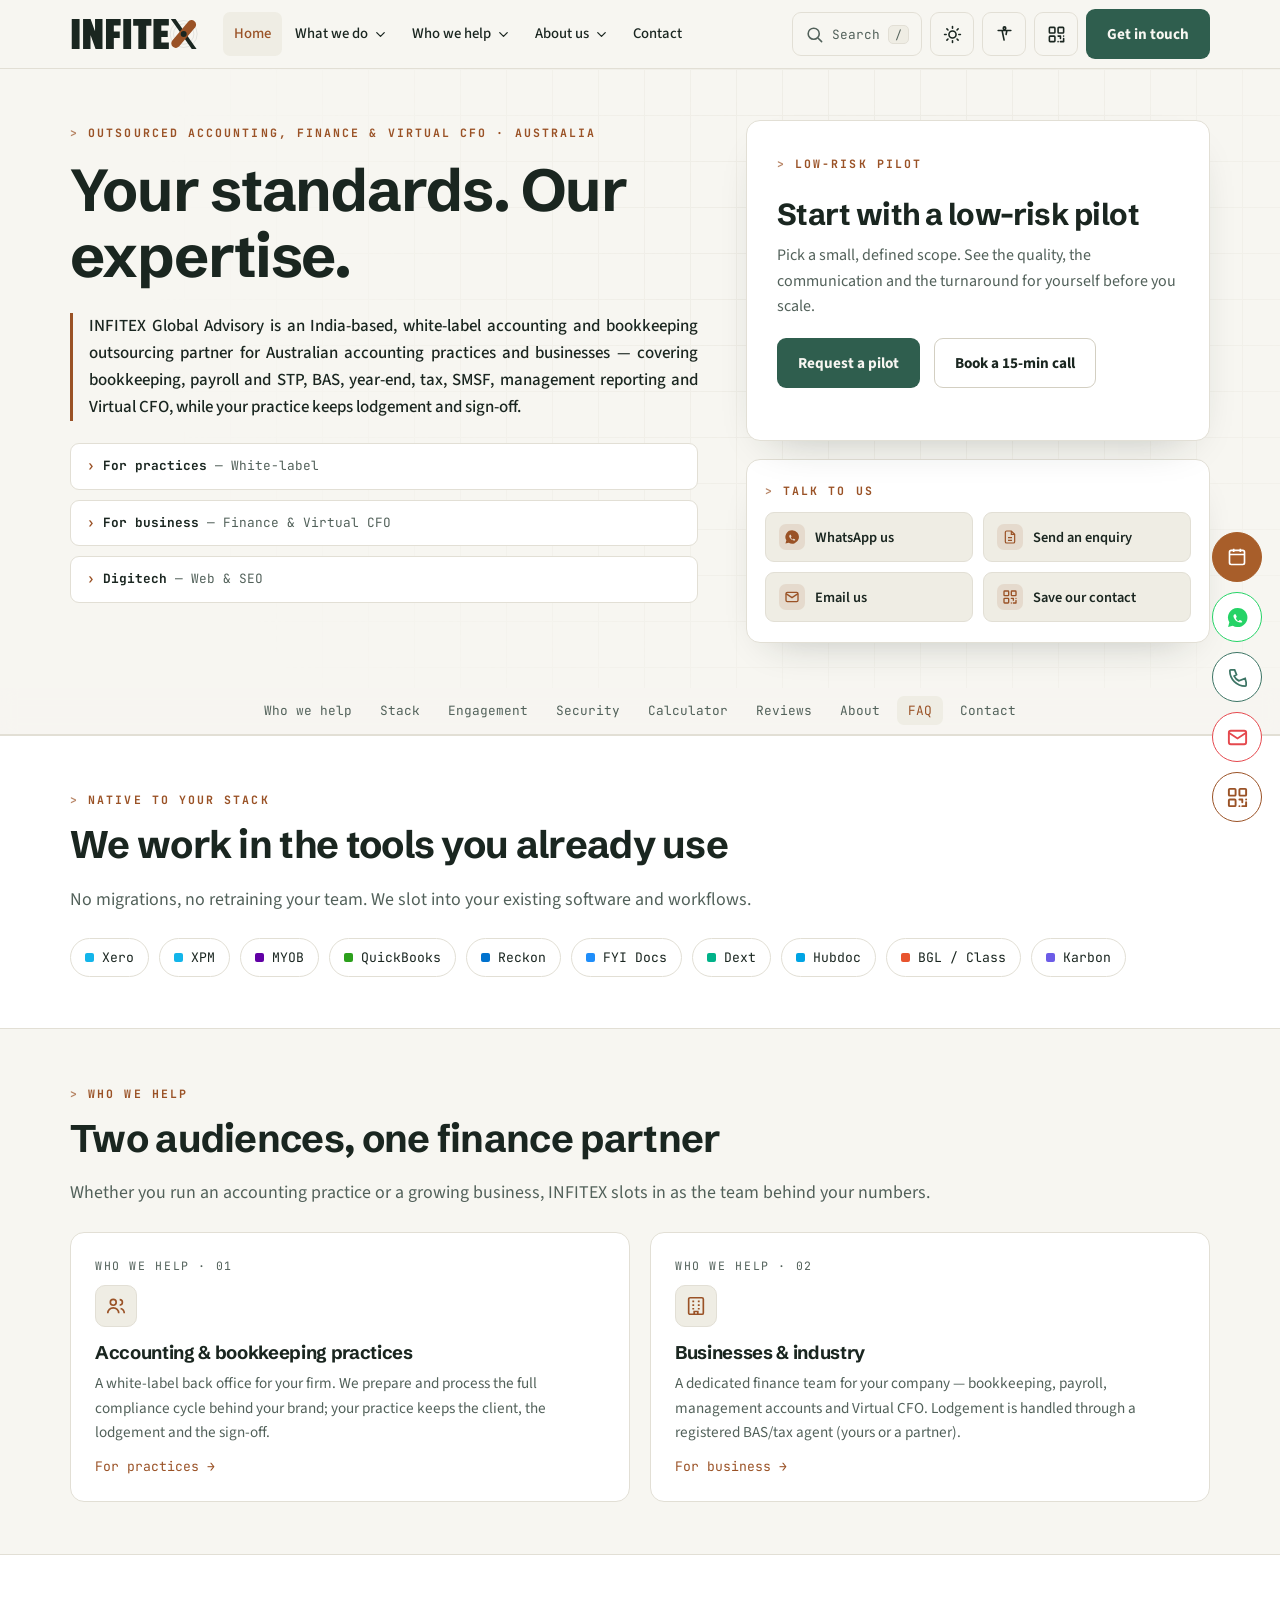
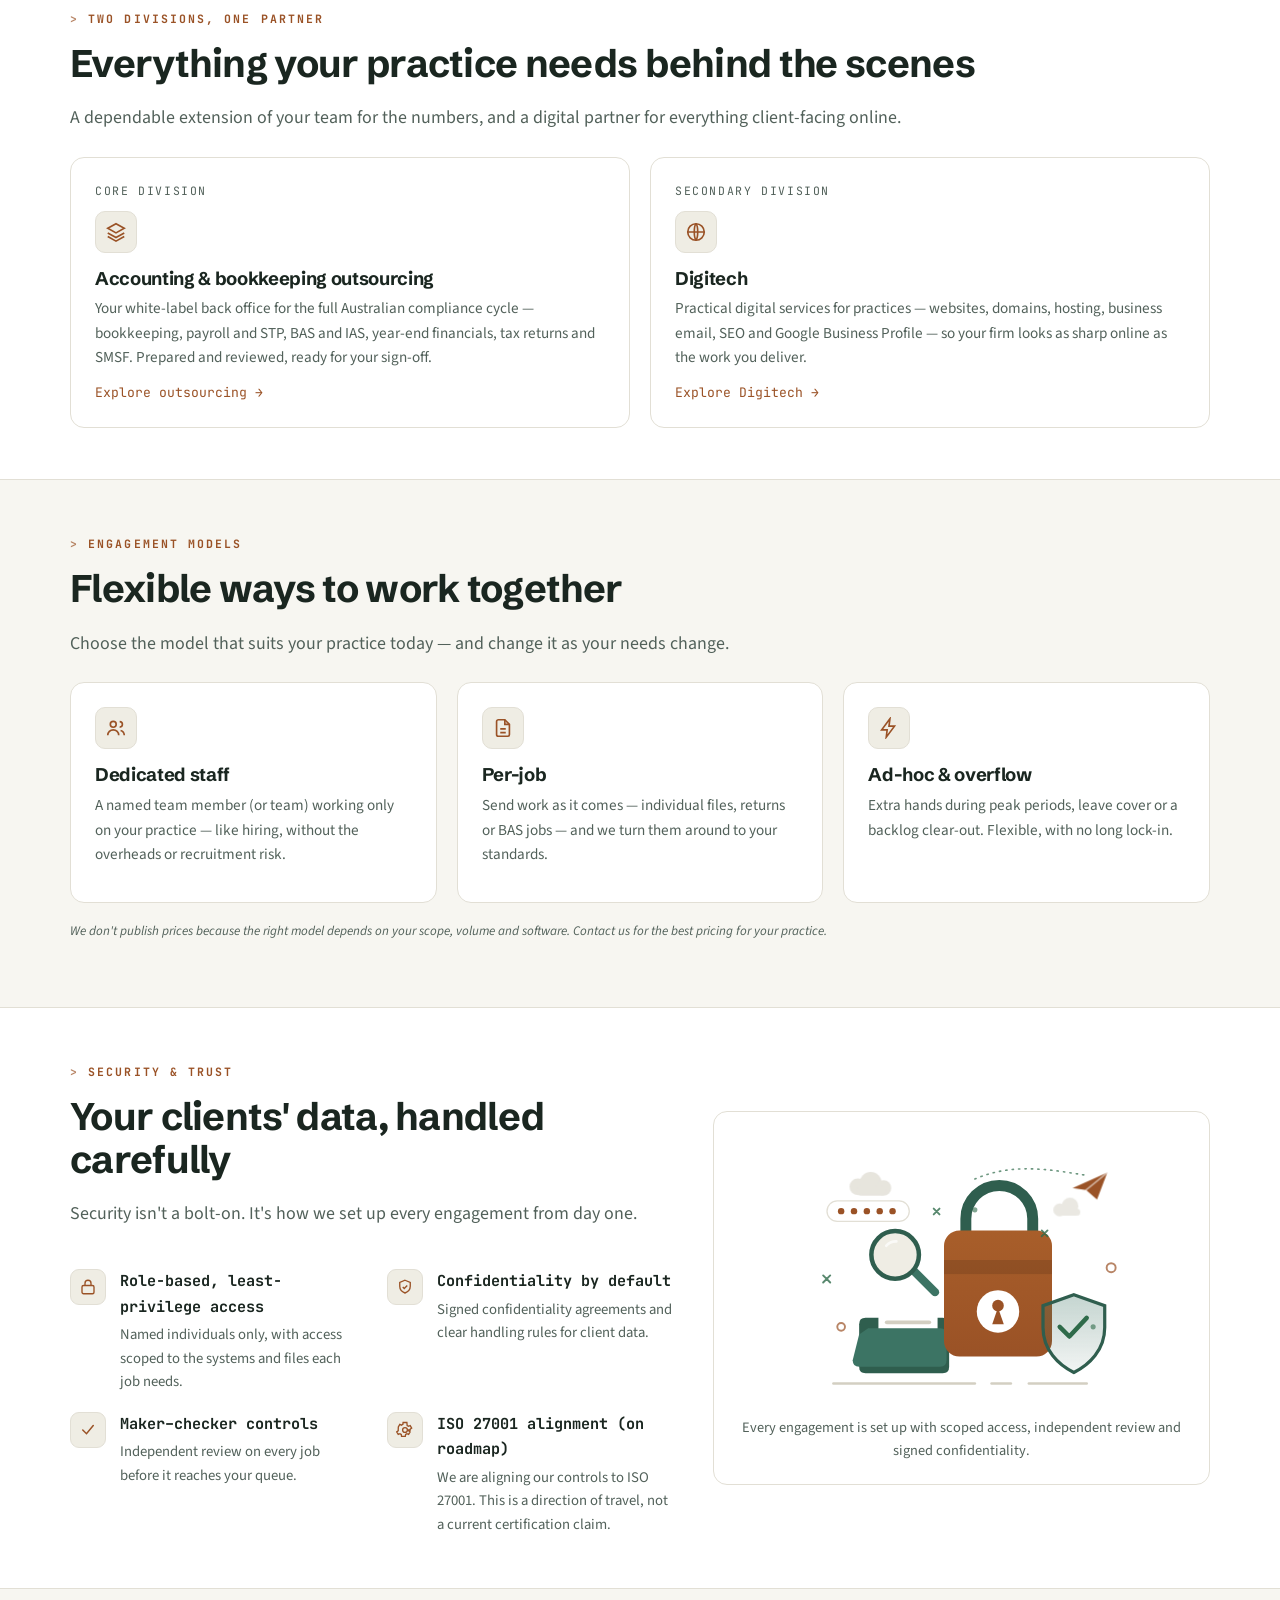
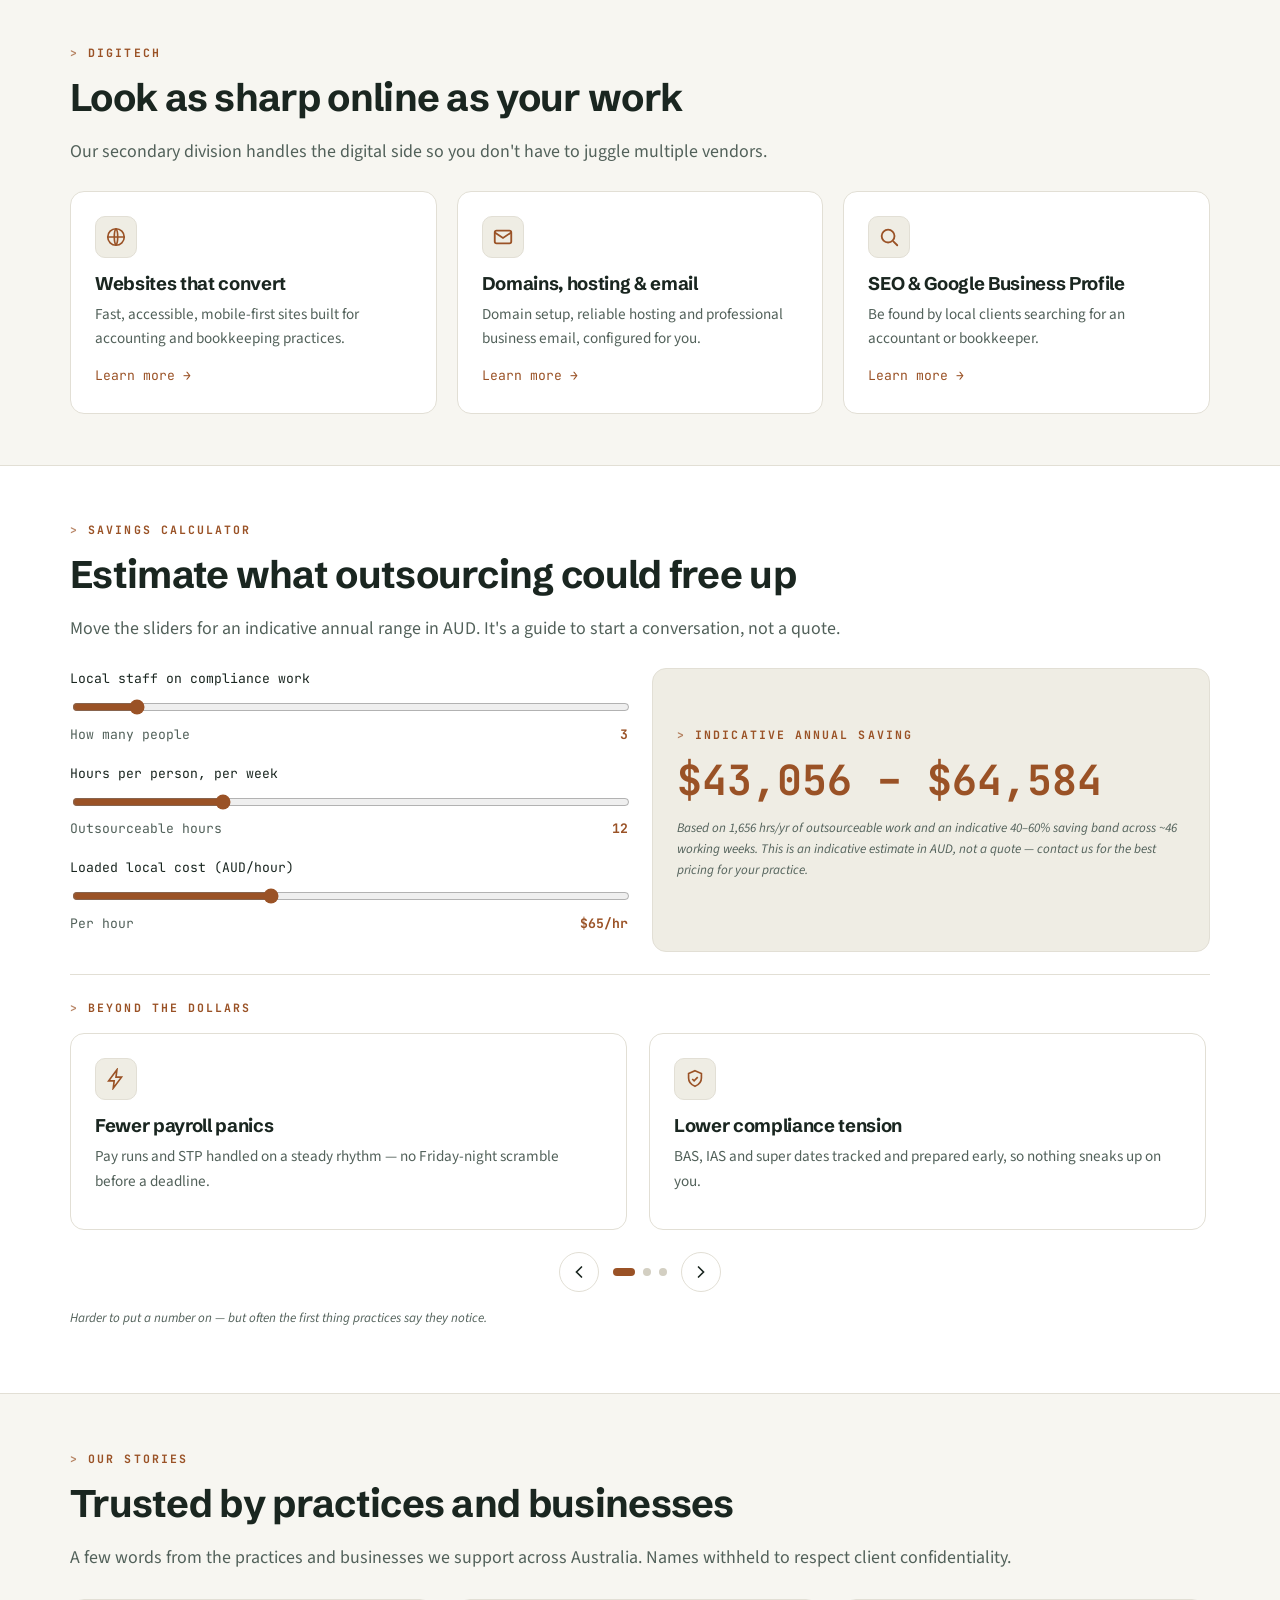
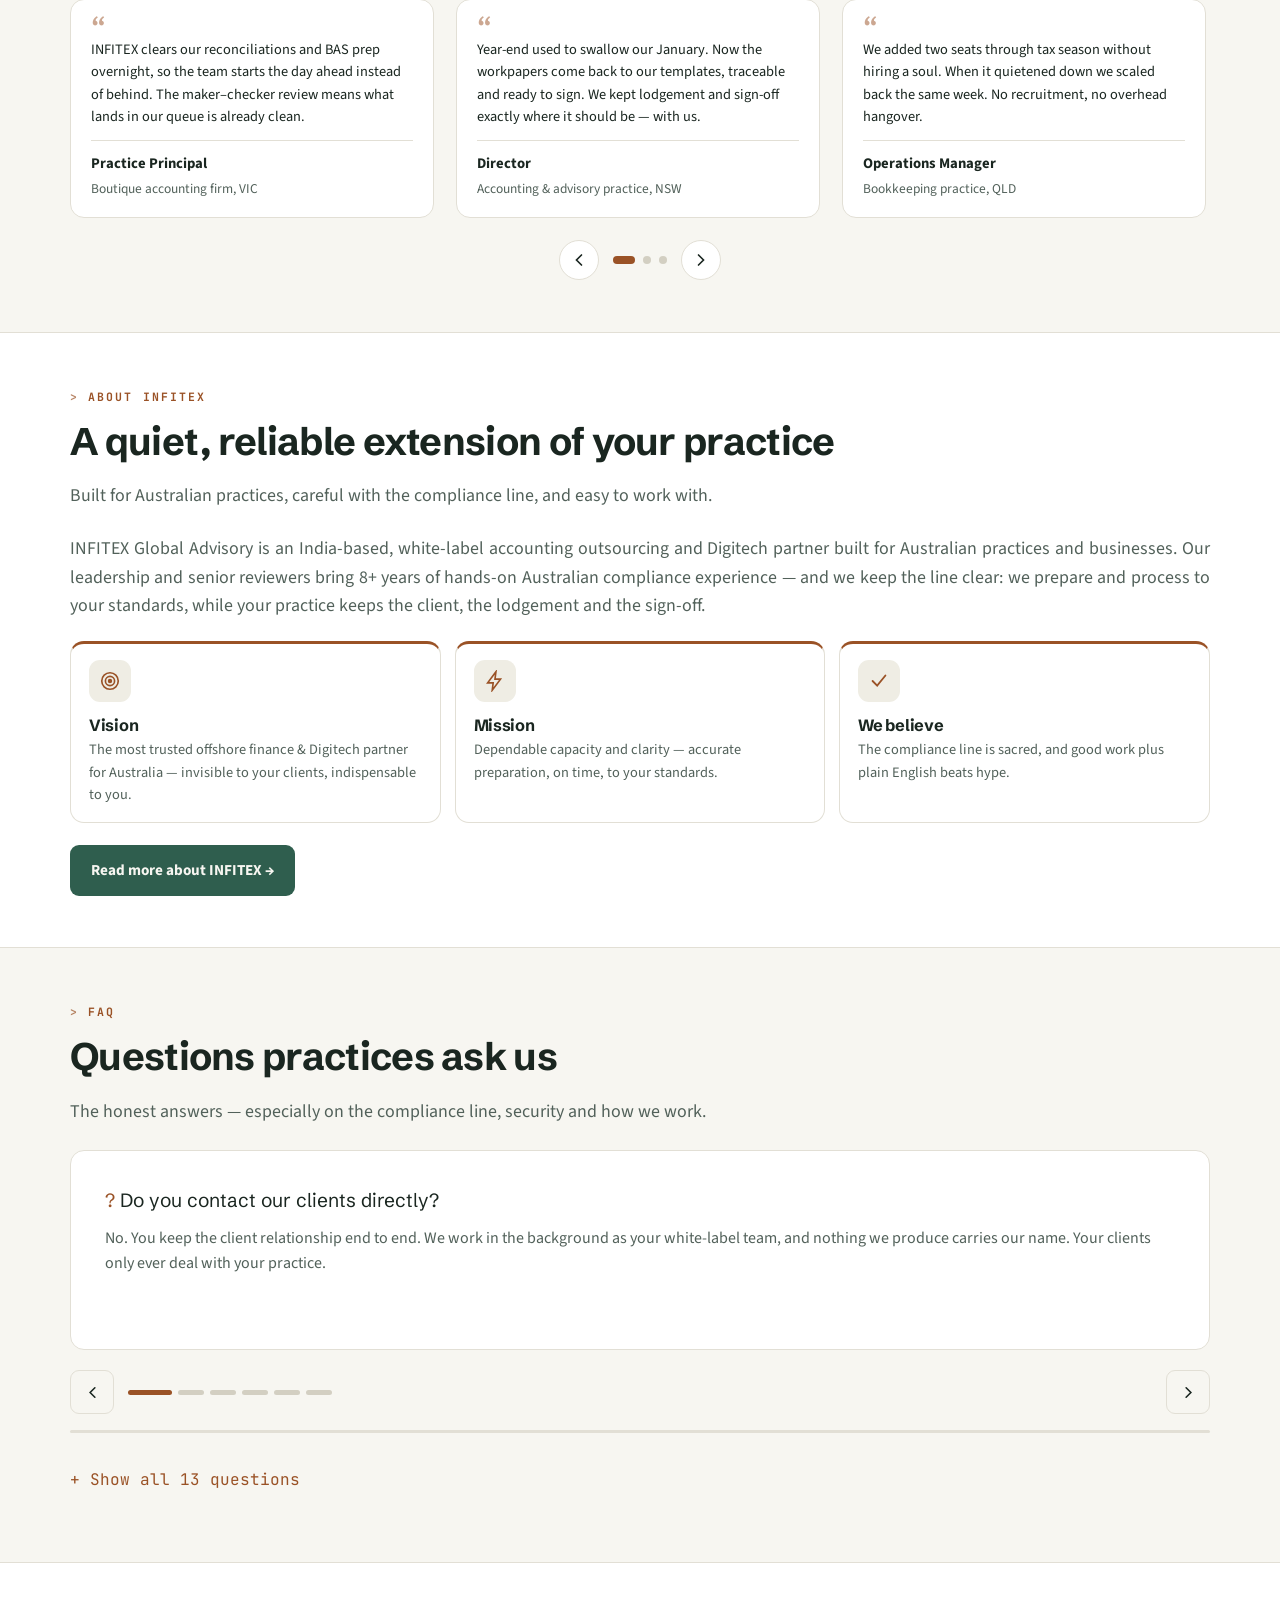
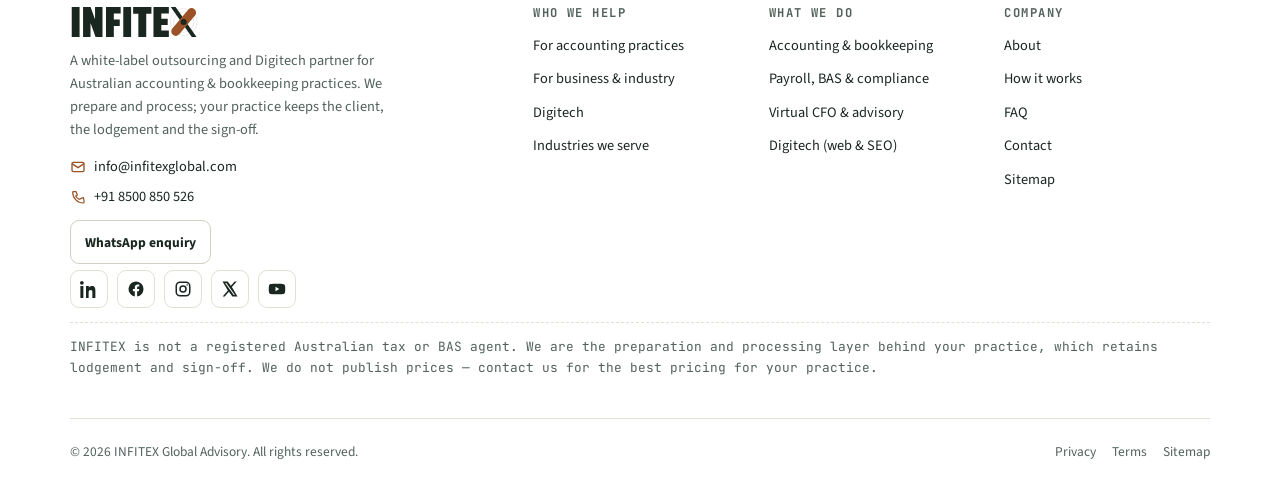
<file: index.html>
<!doctype html><html lang="en-AU"><head><meta charset="utf-8"><meta name="viewport" content="width=device-width,initial-scale=1,viewport-fit=cover"><title>White-label accounting outsourcing, Australia | INFITEX</title><meta name="description" content="White-label accounting, bookkeeping & Virtual CFO outsourcing for Australian practices and businesses. We prepare; you keep lodgement & sign-off."><meta name="author" content="INFITEX Global Advisory"><meta name="robots" content="index,follow,max-image-preview:large,max-snippet:-1,max-video-preview:-1"><link rel="canonical" href="https://infitexglobal.com/index.html"><!-- SEO/GEO verification scaffold — replace PLACEHOLDER tokens after deploy --><meta name="google-site-verification" content="GOOGLE_SITE_VERIFICATION"><!-- <meta name="msvalidate.01" content="BING_SITE_VERIFICATION"> --><!-- <meta name="yandex-verification" content="YANDEX_SITE_VERIFICATION"> --><!-- <meta name="p:domain_verify" content="PINTEREST_SITE_VERIFICATION"> --><meta property="og:type" content="website"><meta property="og:site_name" content="INFITEX Global Advisory"><meta property="og:title" content="White-label accounting outsourcing, Australia | INFITEX"><meta property="og:description" content="White-label accounting, bookkeeping & Virtual CFO outsourcing for Australian practices and businesses. We prepare; you keep lodgement & sign-off."><meta property="og:url" content="https://infitexglobal.com/index.html"><meta property="og:image" content="https://infitexglobal.com/og-image.png"><meta property="og:image:width" content="1200"><meta property="og:image:height" content="630"><meta property="og:image:alt" content="INFITEX Global Advisory — white-label accounting outsourcing for Australian practices"><meta property="og:locale" content="en_AU"><meta name="twitter:card" content="summary_large_image"><meta name="twitter:title" content="White-label accounting outsourcing, Australia | INFITEX"><meta name="twitter:description" content="White-label accounting, bookkeeping & Virtual CFO outsourcing for Australian practices and businesses. We prepare; you keep lodgement & sign-off."><meta name="twitter:image" content="https://infitexglobal.com/og-image.png"><meta name="twitter:image:alt" content="INFITEX Global Advisory"><meta name="theme-color" content="#F7F6F1" media="(prefers-color-scheme: light)"><meta name="theme-color" content="#14211C" media="(prefers-color-scheme: dark)"><link rel="icon" href="favicon.svg" type="image/svg+xml"><link rel="apple-touch-icon" href="favicon.svg"><link rel="sitemap" type="application/xml" title="Sitemap" href="sitemap.xml"><script>(function(){try{var d=document.documentElement;var t=localStorage.getItem('ix-theme')||'light';d.setAttribute('data-theme',t);if(localStorage.getItem('ix-contrast')==='high')d.setAttribute('data-contrast','high');if(localStorage.getItem('ix-grayscale')==='on')d.setAttribute('data-grayscale','on');var ts=localStorage.getItem('ix-textstep');var s=[-2,0,2,4,6];if(ts!==null)d.style.setProperty('--type-scale-step',(s[parseInt(ts,10)]||0)+'px');}catch(e){}})();</script><link rel="preconnect" href="https://fonts.googleapis.com"><link rel="preconnect" href="https://fonts.gstatic.com" crossorigin><link href="https://fonts.googleapis.com/css2?family=Schibsted+Grotesk:wght@500;600;700;800&family=Source+Sans+3:ital,wght@0,400;0,600;1,400&family=JetBrains+Mono:wght@400;500;700&display=swap" rel="stylesheet"><link rel="stylesheet" href="styles.css?v=2b7db34c"><script type="application/ld+json">{"@context":"https://schema.org","@graph":[{"@context":"https://schema.org","@type":"WebPage","@id":"https://infitexglobal.com/index.html#webpage","url":"https://infitexglobal.com/index.html","name":"White-label accounting outsourcing, Australia | INFITEX","description":"White-label accounting, bookkeeping & Virtual CFO outsourcing for Australian practices and businesses. We prepare; you keep lodgement & sign-off.","inLanguage":"en-AU","isPartOf":{"@id":"https://infitexglobal.com/#website"},"about":{"@id":"https://infitexglobal.com/#organization"},"speakable":{"@type":"SpeakableSpecification","cssSelector":["h1",".answer-lede"]}},{"@context":"https://schema.org","@type":"ProfessionalService","@id":"https://infitexglobal.com/#organization","name":"INFITEX Global Advisory","alternateName":"INFITEX","slogan":"A finance team that works to your standards.","description":"INFITEX Global Advisory is an India-based, white-label accounting and bookkeeping outsourcing partner for Australian accounting practices and businesses, covering bookkeeping, payroll and STP, BAS and IAS, year-end financials, tax and SMSF, plus management reporting and Virtual CFO. The client practice always retains lodgement and sign-off. A Digitech division provides websites, business email and SEO.","url":"https://infitexglobal.com/","logo":"https://infitexglobal.com/logo.svg","image":"https://infitexglobal.com/og-image.png","email":"info@infitexglobal.com","telephone":"+91-8500-850-526","priceRange":"Contact for a tailored quote","currenciesAccepted":"AUD","areaServed":{"@type":"Country","name":"Australia"},"knowsLanguage":["en-AU","en"],"availableLanguage":["English"],"knowsAbout":["White-label accounting outsourcing","Bookkeeping","Bank reconciliations","Accounts payable and receivable","Payroll","Single Touch Payroll (STP)","BAS preparation","IAS preparation","Year-end financial statements","Company and trust tax returns","SMSF accounting","BGL","Class","Xero","XPM","MYOB","QuickBooks","Reckon","Karbon","Dext","Hubdoc","FYI Docs","Management reporting","Budgeting and forecasting","Cash-flow forecasting","Virtual CFO","Australian tax compliance"],"serviceType":["Accounting outsourcing","Bookkeeping outsourcing","Payroll outsourcing","BAS and IAS preparation","Virtual CFO","Management reporting","Web design and SEO (Digitech)"],"contactPoint":{"@type":"ContactPoint","contactType":"sales","email":"info@infitexglobal.com","telephone":"+91-8500-850-526","areaServed":"AU","availableLanguage":["en-AU","en"]},"address":{"@type":"PostalAddress","addressCountry":"IN"},"sameAs":["https://www.linkedin.com/company/infitexglobal","https://www.facebook.com/infitexglobal","https://www.instagram.com/infitexglobal","https://x.com/infitexglobal","https://www.youtube.com/@infitexglobal"]},{"@context": "https://schema.org", "@type": "WebSite", "@id": "https://infitexglobal.com/#website", "name": "INFITEX Global Advisory", "url": "https://infitexglobal.com/", "publisher": {"@id": "https://infitexglobal.com/#organization"}, "inLanguage": "en-AU", "potentialAction": {"@type": "SearchAction", "target": {"@type": "EntryPoint", "urlTemplate": "https://infitexglobal.com/index.html?q={search_term_string}"}, "query-input": "required name=search_term_string"}},{"@context": "https://schema.org", "@type": "Service", "serviceType": "White-label accounting & bookkeeping outsourcing", "provider": {"@id": "https://infitexglobal.com/#organization"}, "areaServed": {"@type": "Country", "name": "Australia"}, "description": "White-label preparation and processing across the Australian compliance cycle — bookkeeping, payroll and STP, BAS and IAS, year-end, tax, SMSF — plus management reporting and Virtual CFO. The client practice retains lodgement and sign-off.", "hasOfferCatalog": {"@type": "OfferCatalog", "name": "INFITEX services", "itemListElement": [{"@type": "Offer", "itemOffered": {"@type": "Service", "name": "Accounting & bookkeeping outsourcing"}}, {"@type": "Offer", "itemOffered": {"@type": "Service", "name": "Payroll, BAS & compliance preparation"}}, {"@type": "Offer", "itemOffered": {"@type": "Service", "name": "Virtual CFO & management reporting"}}, {"@type": "Offer", "itemOffered": {"@type": "Service", "name": "Digitech — websites, email & SEO"}}]}},{"@context": "https://schema.org", "@type": "FAQPage", "mainEntity": [{"@type": "Question", "name": "Do you contact our clients directly?", "acceptedAnswer": {"@type": "Answer", "text": "No. You keep the client relationship end to end. We work in the background as your white-label team, and nothing we produce carries our name. Your clients only ever deal with your practice."}}, {"@type": "Question", "name": "Are you a registered Australian tax or BAS agent?", "acceptedAnswer": {"@type": "Answer", "text": "No, and we never present ourselves as one. INFITEX is the preparation and processing layer behind your practice. Your registered agents retain all lodgement and sign-off responsibilities under the Tax Agent Services Act."}}, {"@type": "Question", "name": "Who lodges and signs off the work?", "acceptedAnswer": {"@type": "Answer", "text": "Your practice does. We prepare and process to your standards and hand the work back for your review, sign-off and lodgement. Final professional judgement always stays with you."}}, {"@type": "Question", "name": "What tasks can you take on?", "acceptedAnswer": {"@type": "Answer", "text": "Bookkeeping and reconciliations, accounts payable and receivable, payroll and STP, BAS and IAS preparation, year-end financials, company and trust tax returns, SMSF accounts and clean workpapers behind every job."}}, {"@type": "Question", "name": "Which software do you work in?", "acceptedAnswer": {"@type": "Answer", "text": "The tools you already use — Xero, XPM, MYOB, QuickBooks, Reckon, FYI Docs, Dext, Hubdoc, BGL and Class, and Karbon. We adapt to your stack and workflows rather than asking you to change."}}, {"@type": "Question", "name": "How do you keep our data secure?", "acceptedAnswer": {"@type": "Answer", "text": "Role-based access, named individuals on your jobs, confidentiality agreements and least-privilege access to your systems. We are aligning our controls to ISO 27001 — certification is on our roadmap, not a current claim."}}, {"@type": "Question", "name": "Do you use a maker–checker review?", "acceptedAnswer": {"@type": "Answer", "text": "Yes. Work is prepared by one team member and independently reviewed by another before it reaches you, so what lands in your queue is already checked and traceable."}}, {"@type": "Question", "name": "What turnaround can we expect?", "acceptedAnswer": {"@type": "Answer", "text": "Turnaround depends on scope and volume, and we agree it with you up front. The India–Australia time difference often means work moves overnight, so jobs can be ready for your morning."}}, {"@type": "Question", "name": "Can we start with a trial?", "acceptedAnswer": {"@type": "Answer", "text": "Yes. We recommend a low-risk pilot on a defined scope — a handful of files or one work type — so you can judge quality and fit before scaling up."}}, {"@type": "Question", "name": "Are we locked into a contract?", "acceptedAnswer": {"@type": "Answer", "text": "No long lock-in. We earn the relationship through quality and reliability. Engagement models are flexible and can scale up or down as your practice needs change."}}, {"@type": "Question", "name": "How does the time-zone difference help us?", "acceptedAnswer": {"@type": "Answer", "text": "Work prepared during Australian evening hours can be ready for your team the next morning, which helps smooth peak-period workloads without adding local headcount."}}, {"@type": "Question", "name": "Why don't you publish pricing?", "acceptedAnswer": {"@type": "Answer", "text": "Because the right price depends on your scope, volume and software. We tailor it to your practice rather than forcing you into a fixed tier — contact us for the best pricing for your practice."}}, {"@type": "Question", "name": "Do you also build websites and do SEO?", "acceptedAnswer": {"@type": "Answer", "text": "Yes — through our Digitech division. Websites, domains, hosting, business email, SEO and Google Business Profile, built for accounting and bookkeeping practices."}}]},{"@context":"https://schema.org","@type":"BreadcrumbList","itemListElement":[{"@type":"ListItem","position":1,"name":"Home","item":"https://infitexglobal.com/index.html"}]}]}</script></head><body><a class="skip-link" href="#main">Skip to content</a><header class="site-header"><div class="shell header-inner"><a class="brand" href="index.html" aria-label="INFITEX Global Advisory — home"><svg class="brand-logo" viewBox="0 0 309.3 72.0" role="img" aria-label="INFITEX" focusable="false"><g class="brand-word" transform="translate(0 72.00) scale(0.10465 -0.10465)"><g transform="translate(0.0 0)"><path d="M40 0V688H220V0Z"/></g><g transform="translate(260.0 0)"><path d="M327 0 216 310H211V0H40V688H213L309 421H315V688H486V0Z"/></g><g transform="translate(786.0 0)"><path d="M40 0V688H377V540H220V402H356V254H220V0Z"/></g><g transform="translate(1183.0 0)"><path d="M40 0V688H220V0Z"/></g><g transform="translate(1443.0 0)"><path d="M126 0V535H7V688H426V535H307V0Z"/></g><g transform="translate(1876.0 0)"><path d="M40 0V688H393V540H220V421H367V274H220V148H393V0Z"/></g></g><g class="brand-x"><g class="bx-ring" fill="none"><circle cx="273.11" cy="36.00" r="24.48"/><circle cx="273.11" cy="36.00" r="32.40"/></g><path class="bx-ink" d="M 242.15 0.00 L 253.67 0.00 L 304.07 72.00 L 292.55 72.00 Z"/><rect class="bx-acc" x="262.31" y="-4.32" width="21.60" height="80.64" rx="10.80" transform="rotate(40 273.11 36.00)"/><circle class="bx-dot" cx="273.11" cy="36.00" r="7.20"/></g></svg></a><nav class="nav" aria-label="Primary"><a class="nav-link" href="index.html" aria-current="page">Home</a><div class="nav-item has-mega"><button type="button" class="nav-link nav-trigger" aria-expanded="false" aria-haspopup="true" aria-controls="mega-what-we-do">What we do<svg class="caret" viewBox="0 0 24 24" aria-hidden="true" focusable="false"><path d="M6 9l6 6 6-6" fill="none" stroke="currentColor" stroke-width="2" stroke-linecap="round" stroke-linejoin="round"/></svg></button><div class="mega-panel" id="mega-what-we-do" role="region" aria-label="What we do"><div class="mega-grid"><div class="mega-col"><p class="mega-h">Accounting & bookkeeping</p><ul><li><a href="outsourcing.html#scope"><span class="mega-t">Bookkeeping & reconciliations</span><span class="mega-d">Books kept accurate, coded and reconciled.</span></a></li><li><a href="outsourcing.html#scope"><span class="mega-t">Accounts payable & receivable</span><span class="mega-d">Bills, invoices and debtor follow-up.</span></a></li><li><a href="outsourcing.html#scope"><span class="mega-t">Year-end financials</span><span class="mega-d">Financial statements to your standards.</span></a></li><li><a href="outsourcing.html#scope"><span class="mega-t">Workpapers</span><span class="mega-d">Clean, traceable workpapers behind every job.</span></a></li></ul></div><div class="mega-col"><p class="mega-h">Payroll, BAS & compliance</p><ul><li><a href="outsourcing.html#scope"><span class="mega-t">Payroll & STP</span><span class="mega-d">Pay runs and Single Touch Payroll, ready to lodge.</span></a></li><li><a href="outsourcing.html#scope"><span class="mega-t">BAS / IAS preparation</span><span class="mega-d">Activity statements drafted for your sign-off.</span></a></li><li><a href="outsourcing.html#scope"><span class="mega-t">Company & trust tax returns</span><span class="mega-d">Returns prepared; your agent signs and lodges.</span></a></li><li><a href="outsourcing.html#scope"><span class="mega-t">SMSF accounts (BGL/Class)</span><span class="mega-d">Self-managed super fund accounts & workpapers.</span></a></li></ul></div><div class="mega-col"><p class="mega-h">Advisory & Virtual CFO</p><ul><li><a href="industry.html#vcfo"><span class="mega-t">Virtual CFO</span><span class="mega-d">Senior finance leadership, fractionally.</span></a></li><li><a href="industry.html#what"><span class="mega-t">Management accounts & reporting</span><span class="mega-d">Monthly, decision-ready reporting.</span></a></li><li><a href="industry.html#what"><span class="mega-t">Budgeting & forecasting</span><span class="mega-d">Budgets, rolling forecasts and scenarios.</span></a></li><li><a href="industry.html#vcfo"><span class="mega-t">Cash-flow management</span><span class="mega-d">13-week cash-flow and working-capital visibility.</span></a></li></ul></div><div class="mega-col"><p class="mega-h">Digitech</p><ul><li><a href="digitech.html#services"><span class="mega-t">Web design & build</span><span class="mega-d">Fast, accessible, mobile-first websites.</span></a></li><li><a href="digitech.html#services"><span class="mega-t">Domains, hosting & email</span><span class="mega-d">Set up and managed for you.</span></a></li><li><a href="digitech.html#services"><span class="mega-t">SEO & Google Business Profile</span><span class="mega-d">Be found by local clients.</span></a></li><li><a href="digitech.html#services"><span class="mega-t">Care & maintenance</span><span class="mega-d">Updates, backups and ongoing changes.</span></a></li></ul></div></div></div></div><div class="nav-item has-mega"><button type="button" class="nav-link nav-trigger" aria-expanded="false" aria-haspopup="true" aria-controls="mega-who-we-help">Who we help<svg class="caret" viewBox="0 0 24 24" aria-hidden="true" focusable="false"><path d="M6 9l6 6 6-6" fill="none" stroke="currentColor" stroke-width="2" stroke-linecap="round" stroke-linejoin="round"/></svg></button><div class="mega-panel" id="mega-who-we-help" role="region" aria-label="Who we help"><div class="mega-grid"><div class="mega-col"><p class="mega-h">By audience</p><ul><li><a href="outsourcing.html"><span class="mega-t">For accounting practices</span><span class="mega-d">White-label back office for your firm.</span></a></li><li><a href="industry.html"><span class="mega-t">For business & industry</span><span class="mega-d">A dedicated outsourced finance team.</span></a></li><li><a href="digitech.html"><span class="mega-t">Digitech</span><span class="mega-d">Web, email & SEO for client-facing growth.</span></a></li></ul></div><div class="mega-col"><p class="mega-h">Industries we serve</p><ul><li><a href="industry.html#industries"><span class="mega-t">Construction & trades</span><span class="mega-d">Job costing, payroll and BAS.</span></a></li><li><a href="industry.html#industries"><span class="mega-t">Retail & e-commerce</span><span class="mega-d">High-volume reconciliations and reporting.</span></a></li><li><a href="industry.html#industries"><span class="mega-t">Professional services</span><span class="mega-d">Clean books and management accounts.</span></a></li><li><a href="industry.html#industries"><span class="mega-t">Healthcare & allied health</span><span class="mega-d">Compliant bookkeeping and payroll.</span></a></li></ul></div></div></div></div><div class="nav-item has-mega"><button type="button" class="nav-link nav-trigger" aria-expanded="false" aria-haspopup="true" aria-controls="mega-about-us">About us<svg class="caret" viewBox="0 0 24 24" aria-hidden="true" focusable="false"><path d="M6 9l6 6 6-6" fill="none" stroke="currentColor" stroke-width="2" stroke-linecap="round" stroke-linejoin="round"/></svg></button><div class="mega-panel" id="mega-about-us" role="region" aria-label="About us"><div class="mega-grid"><div class="mega-col"><p class="mega-h">Company</p><ul><li><a href="about.html"><span class="mega-t">About INFITEX</span><span class="mega-d">A dependable extension of your team, native to your stack.</span></a></li><li><a href="about.html#vmb"><span class="mega-t">Vision, mission & values</span><span class="mega-d">What we stand for and how we work.</span></a></li></ul></div><div class="mega-col"><p class="mega-h">Proof & answers</p><ul><li><a href="index.html#testimonials"><span class="mega-t">Our stories</span><span class="mega-d">What practices and businesses say about us.</span></a></li><li><a href="index.html#faq"><span class="mega-t">FAQ</span><span class="mega-d">Honest answers on the compliance line, security and how we work.</span></a></li></ul></div></div></div></div><a class="nav-link" href="contact.html">Contact</a></nav><div class="header-tools"><button class="icon-btn search-btn" data-open-search aria-label="Search the site"><svg viewBox="0 0 24 24" fill="none" stroke="currentColor" stroke-width="2" stroke-linecap="round"><circle cx="11" cy="11" r="7"/><path d="M21 21l-4-4"/></svg><span>Search</span><kbd>/</kbd></button><button class="icon-btn" data-theme-toggle aria-label="Toggle light or dark theme" aria-pressed="false"><svg viewBox="0 0 24 24" fill="none" stroke="currentColor" stroke-width="2" stroke-linecap="round"><circle cx="12" cy="12" r="4.5"/><path d="M12 2v2M12 20v2M2 12h2M20 12h2M4.9 4.9l1.4 1.4M17.7 17.7l1.4 1.4M19.1 4.9l-1.4 1.4M6.3 17.7l-1.4 1.4"/></svg></button><button class="icon-btn" data-open-a11y aria-label="Open accessibility settings"><svg viewBox="0 0 24 24" fill="none" stroke="currentColor" stroke-width="2" stroke-linecap="round"><circle cx="12" cy="4" r="1.6"/><path d="M4 7h16M9 7l1 5 1.5 7M15 7l-1 5"/></svg></button><button class="icon-btn qr-header-btn" data-open-qr aria-label="Show QR code to save our contact" title="Save our contact (QR)"><svg viewBox="0 0 24 24" fill="none" stroke="currentColor" stroke-width="2" stroke-linecap="round" stroke-linejoin="round"><rect x="3" y="3" width="7" height="7" rx="1"/><rect x="14" y="3" width="7" height="7" rx="1"/><rect x="3" y="14" width="7" height="7" rx="1"/><path d="M14 14h3v3M21 14v.01M14 21h.01M17 21h4v-4M21 17v.01"/></svg></button><a class="btn btn-primary header-cta" href="contact.html">Get in touch</a><button class="icon-btn hamburger" data-open-nav aria-label="Open menu" aria-expanded="false"><svg viewBox="0 0 24 24" fill="none" stroke="currentColor" stroke-width="2" stroke-linecap="round"><path d="M3 6h18M3 12h18M3 18h18"/></svg></button></div></div></header><div class="mobile-nav" id="mobileNav" aria-hidden="true"><div class="mobile-nav-top"><a class="brand" href="index.html" aria-label="INFITEX home"><svg class="brand-logo" viewBox="0 0 309.3 72.0" role="img" aria-label="INFITEX" focusable="false"><g class="brand-word" transform="translate(0 72.00) scale(0.10465 -0.10465)"><g transform="translate(0.0 0)"><path d="M40 0V688H220V0Z"/></g><g transform="translate(260.0 0)"><path d="M327 0 216 310H211V0H40V688H213L309 421H315V688H486V0Z"/></g><g transform="translate(786.0 0)"><path d="M40 0V688H377V540H220V402H356V254H220V0Z"/></g><g transform="translate(1183.0 0)"><path d="M40 0V688H220V0Z"/></g><g transform="translate(1443.0 0)"><path d="M126 0V535H7V688H426V535H307V0Z"/></g><g transform="translate(1876.0 0)"><path d="M40 0V688H393V540H220V421H367V274H220V148H393V0Z"/></g></g><g class="brand-x"><g class="bx-ring" fill="none"><circle cx="273.11" cy="36.00" r="24.48"/><circle cx="273.11" cy="36.00" r="32.40"/></g><path class="bx-ink" d="M 242.15 0.00 L 253.67 0.00 L 304.07 72.00 L 292.55 72.00 Z"/><rect class="bx-acc" x="262.31" y="-4.32" width="21.60" height="80.64" rx="10.80" transform="rotate(40 273.11 36.00)"/><circle class="bx-dot" cx="273.11" cy="36.00" r="7.20"/></g></svg></a><button class="icon-btn" data-close-nav aria-label="Close menu"><svg viewBox="0 0 24 24" fill="none" stroke="currentColor" stroke-width="2" stroke-linecap="round"><path d="M6 6l12 12M18 6L6 18"/></svg></button></div><nav aria-label="Mobile"><a class="m-link" href="index.html">Home</a><div class="m-acc"><button type="button" class="m-acc-btn" aria-expanded="false" aria-controls="macc-what-we-do">What we do<svg class="caret" viewBox="0 0 24 24" aria-hidden="true" focusable="false"><path d="M6 9l6 6 6-6" fill="none" stroke="currentColor" stroke-width="2" stroke-linecap="round" stroke-linejoin="round"/></svg></button><div class="m-acc-panel" id="macc-what-we-do"><p class="m-group">Accounting & bookkeeping</p><a class="m-sublink" href="outsourcing.html#scope">Bookkeeping & reconciliations</a><a class="m-sublink" href="outsourcing.html#scope">Accounts payable & receivable</a><a class="m-sublink" href="outsourcing.html#scope">Year-end financials</a><a class="m-sublink" href="outsourcing.html#scope">Workpapers</a><p class="m-group">Payroll, BAS & compliance</p><a class="m-sublink" href="outsourcing.html#scope">Payroll & STP</a><a class="m-sublink" href="outsourcing.html#scope">BAS / IAS preparation</a><a class="m-sublink" href="outsourcing.html#scope">Company & trust tax returns</a><a class="m-sublink" href="outsourcing.html#scope">SMSF accounts (BGL/Class)</a><p class="m-group">Advisory & Virtual CFO</p><a class="m-sublink" href="industry.html#vcfo">Virtual CFO</a><a class="m-sublink" href="industry.html#what">Management accounts & reporting</a><a class="m-sublink" href="industry.html#what">Budgeting & forecasting</a><a class="m-sublink" href="industry.html#vcfo">Cash-flow management</a><p class="m-group">Digitech</p><a class="m-sublink" href="digitech.html#services">Web design & build</a><a class="m-sublink" href="digitech.html#services">Domains, hosting & email</a><a class="m-sublink" href="digitech.html#services">SEO & Google Business Profile</a><a class="m-sublink" href="digitech.html#services">Care & maintenance</a></div></div><div class="m-acc"><button type="button" class="m-acc-btn" aria-expanded="false" aria-controls="macc-who-we-help">Who we help<svg class="caret" viewBox="0 0 24 24" aria-hidden="true" focusable="false"><path d="M6 9l6 6 6-6" fill="none" stroke="currentColor" stroke-width="2" stroke-linecap="round" stroke-linejoin="round"/></svg></button><div class="m-acc-panel" id="macc-who-we-help"><p class="m-group">By audience</p><a class="m-sublink" href="outsourcing.html">For accounting practices</a><a class="m-sublink" href="industry.html">For business & industry</a><a class="m-sublink" href="digitech.html">Digitech</a><p class="m-group">Industries we serve</p><a class="m-sublink" href="industry.html#industries">Construction & trades</a><a class="m-sublink" href="industry.html#industries">Retail & e-commerce</a><a class="m-sublink" href="industry.html#industries">Professional services</a><a class="m-sublink" href="industry.html#industries">Healthcare & allied health</a></div></div><div class="m-acc"><button type="button" class="m-acc-btn" aria-expanded="false" aria-controls="macc-about-us">About us<svg class="caret" viewBox="0 0 24 24" aria-hidden="true" focusable="false"><path d="M6 9l6 6 6-6" fill="none" stroke="currentColor" stroke-width="2" stroke-linecap="round" stroke-linejoin="round"/></svg></button><div class="m-acc-panel" id="macc-about-us"><p class="m-group">Company</p><a class="m-sublink" href="about.html">About INFITEX</a><a class="m-sublink" href="about.html#vmb">Vision, mission & values</a><p class="m-group">Proof & answers</p><a class="m-sublink" href="index.html#testimonials">Our stories</a><a class="m-sublink" href="index.html#faq">FAQ</a></div></div><a class="m-link" href="contact.html">Contact</a></nav><div style="margin-top:24px;display:flex;gap:10px;flex-wrap:wrap"><button class="btn btn-ghost" data-open-wa>WhatsApp us</button><a class="btn btn-primary" href="contact.html">Get in touch</a></div></div><main id="main"><section class="hero hero-grid" id="top"><div class="shell"><div class="hero-inner"><div><span class="eyebrow">Outsourced accounting, finance &amp; Virtual CFO · Australia</span><h1>Your standards. Our expertise.</h1><p class="answer-lede">INFITEX Global Advisory is an India-based, white-label accounting and bookkeeping outsourcing partner for Australian accounting practices and businesses — covering bookkeeping, payroll and STP, BAS, year-end, tax, SMSF, management reporting and Virtual CFO, while your practice keeps lodgement and sign-off.</p><ul class="hero-paths hero-paths--list"><li><a class="path-chip" href="outsourcing.html"><b>For practices</b> <span>— White-label</span></a></li><li><a class="path-chip" href="industry.html"><b>For business</b> <span>— Finance &amp; Virtual CFO</span></a></li><li><a class="path-chip" href="digitech.html"><b>Digitech</b> <span>— Web &amp; SEO</span></a></li></ul></div><div class="hero-aside"><aside class="hero-pilot" aria-labelledby="hero-pilot-title"><span class="eyebrow">Low-risk pilot</span><h2 id="hero-pilot-title">Start with a low-risk pilot</h2><p>Pick a small, defined scope. See the quality, the communication and the turnaround for yourself before you scale.</p><div class="hero-cta"><a class="btn btn-primary" href="contact.html">Request a pilot</a><a class="btn btn-ghost" data-booking href="contact.html">Book a 15-min call</a></div></aside><div class="hero-contact" aria-label="Quick contact options"><span class="eyebrow">Talk to us</span><div class="hero-contact-actions"><button type="button" class="hc-btn" data-open-wa><span class="hc-ic"><svg viewBox="0 0 24 24" fill="currentColor"><path d="M12 2a9.9 9.9 0 0 0-8.5 15l-1.3 4.8 4.9-1.3A10 10 0 1 0 12 2Zm5.6 14.1c-.2.6-1.2 1.2-1.7 1.2s-1 .2-3.3-.7-3.7-3.2-3.8-3.4-1-1.3-1-2.4.6-1.7.8-1.9.4-.3.6-.3h.5c.2 0 .4 0 .6.5l.8 1.9c.1.2.1.4 0 .5l-.3.5-.4.4c-.1.1-.3.3-.1.5l.9 1.4c.6.9 1.4 1.2 1.6 1.3s.4.1.5 0l.7-.8c.2-.2.3-.2.5-.1l1.7.8c.2.1.4.2.4.3.1.2.1.7-.1 1.3Z"/></svg></span><span>WhatsApp us</span></button><a class="hc-btn" href="contact.html"><span class="hc-ic"><svg viewBox="0 0 24 24" fill="none" stroke="currentColor" stroke-width="1.8"><path d="M14 3H7a2 2 0 0 0-2 2v14a2 2 0 0 0 2 2h10a2 2 0 0 0 2-2V8l-5-5Z"/><path d="M14 3v5h5M9 13h6M9 17h6"/></svg></span><span>Send an enquiry</span></a><button type="button" class="hc-btn" data-open-mail><span class="hc-ic"><svg viewBox="0 0 24 24" fill="none" stroke="currentColor" stroke-width="2"><rect x="3" y="5" width="18" height="14" rx="2"/><path d="M3 7l9 6 9-6"/></svg></span><span>Email us</span></button><button type="button" class="hc-btn" data-open-qr><span class="hc-ic"><svg viewBox="0 0 24 24" fill="none" stroke="currentColor" stroke-width="2" stroke-linecap="round" stroke-linejoin="round"><rect x="3" y="3" width="7" height="7" rx="1"/><rect x="14" y="3" width="7" height="7" rx="1"/><rect x="3" y="14" width="7" height="7" rx="1"/><path d="M14 14h3v3M21 14v.01M14 21h.01M17 21h4v-4M21 17v.01"/></svg></span><span>Save our contact</span></button></div></div></div></div></div></section><nav class="section-nav" aria-label="On this page"><div class="shell"><ul><li><a href="#who">Who we help</a></li><li><a href="#stack">Stack</a></li><li><a href="#engagement">Engagement</a></li><li><a href="#security">Security</a></li><li><a href="#calculator">Calculator</a></li><li><a href="#testimonials">Reviews</a></li><li><a href="#about">About</a></li><li><a href="#faq">FAQ</a></li><li><a href="contact.html">Contact</a></li></ul></div></nav><section class="section alt" id="stack" aria-labelledby="stack-title"><div class="shell"><div class="section-head"><span class="eyebrow">Native to your stack</span><h2 class="section-title" id="stack-title">We work in the tools you already use</h2><p class="lead" data-tw>No migrations, no retraining your team. We slot into your existing software and workflows.</p></div><div class="stack-strip"><span class="stack-chip"><span class="dot" style="background:#13B5EA"></span>Xero</span><span class="stack-chip"><span class="dot" style="background:#13B5EA"></span>XPM</span><span class="stack-chip"><span class="dot" style="background:#6100A5"></span>MYOB</span><span class="stack-chip"><span class="dot" style="background:#2CA01C"></span>QuickBooks</span><span class="stack-chip"><span class="dot" style="background:#0072CE"></span>Reckon</span><span class="stack-chip"><span class="dot" style="background:#1F8EFA"></span>FYI Docs</span><span class="stack-chip"><span class="dot" style="background:#00B289"></span>Dext</span><span class="stack-chip"><span class="dot" style="background:#00A4E4"></span>Hubdoc</span><span class="stack-chip"><span class="dot" style="background:#E8542E"></span>BGL / Class</span><span class="stack-chip"><span class="dot" style="background:#6C5CE7"></span>Karbon</span></div></div></section><section class="section" id="who" aria-labelledby="who-title"><div class="shell"><div class="section-head"><span class="eyebrow">Who we help</span><h2 class="section-title" id="who-title">Two audiences, one finance partner</h2><p class="lead" data-tw>Whether you run an accounting practice or a growing business, INFITEX slots in as the team behind your numbers.</p></div><div class="grid grid-2"><article class="division card"><span class="tag">Who we help · 01</span><div class="ico"><svg viewBox="0 0 24 24" fill="none" stroke="currentColor" stroke-width="1.8"><circle cx="9" cy="8" r="3.2"/><path d="M3 20a6 6 0 0 1 12 0M16 5a3 3 0 0 1 0 6M21 20a5.5 5.5 0 0 0-4-5.3"/></svg></div><h3>Accounting &amp; bookkeeping practices</h3><p>A white-label back office for your firm. We prepare and process the full compliance cycle behind your brand; your practice keeps the client, the lodgement and the sign-off.</p><a class="more" href="outsourcing.html">For practices →</a></article><article class="division card"><span class="tag">Who we help · 02</span><div class="ico"><svg viewBox="0 0 24 24" fill="none" stroke="currentColor" stroke-width="1.8"><rect x="4" y="3" width="16" height="18" rx="1.5"/><path d="M8 7h2M14 7h2M8 11h2M14 11h2M8 15h2M14 15h2M10 21v-3h4v3"/></svg></div><h3>Businesses &amp; industry</h3><p>A dedicated finance team for your company — bookkeeping, payroll, management accounts and Virtual CFO. Lodgement is handled through a registered BAS/tax agent (yours or a partner).</p><a class="more" href="industry.html">For business →</a></article></div></div></section><section class="section alt" id="divisions" aria-labelledby="divisions-title"><div class="shell"><div class="section-head"><span class="eyebrow">Two divisions, one partner</span><h2 class="section-title" id="divisions-title">Everything your practice needs behind the scenes</h2><p class="lead" data-tw>A dependable extension of your team for the numbers, and a digital partner for everything client-facing online.</p></div><div class="grid grid-2"><article class="division card"><span class="tag">Core division</span><div class="ico"><svg viewBox="0 0 24 24" fill="none" stroke="currentColor" stroke-width="1.8"><path d="M12 3l9 5-9 5-9-5 9-5Z"/><path d="M3 13l9 5 9-5M3 17l9 5 9-5"/></svg></div><h3>Accounting &amp; bookkeeping outsourcing</h3><p>Your white-label back office for the full Australian compliance cycle — bookkeeping, payroll and STP, BAS and IAS, year-end financials, tax returns and SMSF. Prepared and reviewed, ready for your sign-off.</p><a class="more" href="outsourcing.html">Explore outsourcing →</a></article><article class="division card"><span class="tag">Secondary division</span><div class="ico"><svg viewBox="0 0 24 24" fill="none" stroke="currentColor" stroke-width="1.8"><circle cx="12" cy="12" r="9"/><path d="M3 12h18M12 3c2.5 2.5 2.5 15 0 18M12 3c-2.5 2.5-2.5 15 0 18"/></svg></div><h3>Digitech</h3><p>Practical digital services for practices — websites, domains, hosting, business email, SEO and Google Business Profile — so your firm looks as sharp online as the work you deliver.</p><a class="more" href="digitech.html">Explore Digitech →</a></article></div></div></section><section class="section" id="engagement" aria-labelledby="engagement-title"><div class="shell"><div class="section-head"><span class="eyebrow">Engagement models</span><h2 class="section-title" id="engagement-title">Flexible ways to work together</h2><p class="lead" data-tw>Choose the model that suits your practice today — and change it as your needs change.</p></div><div class="grid grid-3"><article class="card"><div class="ico"><svg viewBox="0 0 24 24" fill="none" stroke="currentColor" stroke-width="1.8"><circle cx="9" cy="8" r="3.2"/><path d="M3 20a6 6 0 0 1 12 0M16 5a3 3 0 0 1 0 6M21 20a5.5 5.5 0 0 0-4-5.3"/></svg></div><h3>Dedicated staff</h3><p>A named team member (or team) working only on your practice — like hiring, without the overheads or recruitment risk.</p></article><article class="card"><div class="ico"><svg viewBox="0 0 24 24" fill="none" stroke="currentColor" stroke-width="1.8"><path d="M14 3H7a2 2 0 0 0-2 2v14a2 2 0 0 0 2 2h10a2 2 0 0 0 2-2V8l-5-5Z"/><path d="M14 3v5h5M9 13h6M9 17h6"/></svg></div><h3>Per-job</h3><p>Send work as it comes — individual files, returns or BAS jobs — and we turn them around to your standards.</p></article><article class="card"><div class="ico"><svg viewBox="0 0 24 24" fill="none" stroke="currentColor" stroke-width="1.8"><path d="M13 2L4 14h6l-1 8 9-12h-6l1-8Z"/></svg></div><h3>Ad-hoc &amp; overflow</h3><p>Extra hands during peak periods, leave cover or a backlog clear-out. Flexible, with no long lock-in.</p></article></div><p class="note" style="margin-top:18px">We don't publish prices because the right model depends on your scope, volume and software. Contact us for the best pricing for your practice.</p></div></section><section class="section alt" id="security" aria-labelledby="security-title"><div class="shell"><div class="split-2 split-2--rev sec-split"><div class="sec-main"><div class="section-head" style="margin-bottom:22px"><span class="eyebrow">Security &amp; trust</span><h2 class="section-title" id="security-title">Your clients' data, handled carefully</h2><p class="lead" data-tw>Security isn't a bolt-on. It's how we set up every engagement from day one.</p></div><ul class="feature-list feature-grid-2"><li><div class="ico"><svg viewBox="0 0 24 24" fill="none" stroke="currentColor" stroke-width="1.8"><rect x="4" y="10" width="16" height="11" rx="2"/><path d="M8 10V7a4 4 0 0 1 8 0v3"/></svg></div><div><b>Role-based, least-privilege access</b><p>Named individuals only, with access scoped to the systems and files each job needs.</p></div></li><li><div class="ico"><svg viewBox="0 0 24 24" fill="none" stroke="currentColor" stroke-width="1.8"><path d="M12 3l7 3v5c0 4.4-3 7.4-7 9-4-1.6-7-4.6-7-9V6l7-3z"/><path d="M9 12l2 2 4-4"/></svg></div><div><b>Confidentiality by default</b><p>Signed confidentiality agreements and clear handling rules for client data.</p></div></li><li><div class="ico"><svg viewBox="0 0 24 24" fill="none" stroke="currentColor" stroke-width="2" stroke-linecap="round"><path d="M5 12l5 5 9-11"/></svg></div><div><b>Maker–checker controls</b><p>Independent review on every job before it reaches your queue.</p></div></li><li><div class="ico"><svg viewBox="0 0 24 24" fill="none" stroke="currentColor" stroke-width="1.8"><circle cx="12" cy="12" r="3.2"/><path d="M19 12a7 7 0 0 0-.1-1l2-1.5-2-3.4-2.3 1a7 7 0 0 0-1.7-1L14.5 2h-5l-.4 2.6a7 7 0 0 0-1.7 1l-2.3-1-2 3.4L3 11a7 7 0 0 0 0 2l-2 1.5 2 3.4 2.3-1a7 7 0 0 0 1.7 1l.4 2.6h5l.4-2.6a7 7 0 0 0 1.7-1l2.3 1 2-3.4-2-1.5a7 7 0 0 0 .1-1Z"/></svg></div><div><b>ISO 27001 alignment (on roadmap)</b><p>We are aligning our controls to ISO 27001. This is a direction of travel, not a current certification claim.</p></div></li></ul></div><div class="sec-visual" aria-hidden="true"><svg viewBox="0 0 560 420" role="img" xmlns="http://www.w3.org/2000/svg"><defs><linearGradient id="secVault" x1="0" y1="0" x2="0" y2="1"><stop offset="0" stop-color="var(--accent-fill)"/><stop offset="1" stop-color="var(--accent)"/></linearGradient><linearGradient id="secShield" x1="0" y1="0" x2="0" y2="1"><stop offset="0" stop-color="var(--primary-2)" stop-opacity=".30"/><stop offset="1" stop-color="var(--primary)" stop-opacity=".06"/></linearGradient></defs><path d="M300 70 C 360 44, 420 56, 472 64" fill="none" stroke="var(--accent-2)" stroke-width="2.5" stroke-dasharray="2 8" stroke-linecap="round" opacity=".7"/><g fill="var(--line-2)" opacity=".55"><g><circle cx="118" cy="82" r="13"/><circle cx="138" cy="76" r="17"/><circle cx="158" cy="84" r="12"/><rect x="116" y="82" width="46" height="14" rx="7"/></g><g opacity=".85"><circle cx="432" cy="118" r="10"/><circle cx="448" cy="112" r="13"/><rect x="430" y="116" width="34" height="11" rx="5.5"/></g></g><g><path d="M452 84 l54 -24 -16 42 -17 -15 -21 -3z" fill="var(--accent)"/><path d="M506 60 l-33 27 -4 18" fill="none" stroke="var(--bg-2)" stroke-width="2.5" stroke-linejoin="round" opacity=".55"/></g><g><rect x="70" y="104" width="128" height="32" rx="16" fill="var(--bg-2)" stroke="var(--line)" stroke-width="2"/><g fill="var(--accent)"><circle cx="92" cy="120" r="5"/><circle cx="112" cy="120" r="5"/><circle cx="132" cy="120" r="5"/><circle cx="152" cy="120" r="5"/><circle cx="172" cy="120" r="5"/></g></g><g stroke="var(--line-2)" stroke-width="4" stroke-linecap="round"><path d="M80 388 H300"/><path d="M326 388 H356"/><path d="M384 388 H474"/></g><g><path d="M120 296 q0 -10 10 -10 h120 q10 0 10 10 v66 q0 10 -10 10 h-120 q-10 0 -10 -10 z" fill="var(--primary)"/><rect x="150" y="276" width="92" height="58" rx="5" fill="var(--bg-2)"/><g fill="var(--line-2)"><rect x="160" y="290" width="72" height="6" rx="3"/><rect x="160" y="304" width="56" height="6" rx="3"/></g><path d="M120 312 l14 -10 h112 q10 0 10 10 v40 q0 10 -10 10 h-126 q-10 0 -10 -10 z" fill="var(--primary-2)"/></g><g><line x1="203" y1="211" x2="238" y2="246" stroke="var(--primary-2)" stroke-width="13" stroke-linecap="round"/><circle cx="176" cy="188" r="37" fill="var(--bg-3)" stroke="var(--primary)" stroke-width="7"/><path d="M162 174 a20 20 0 0 1 16 -7" fill="none" stroke="var(--bg-2)" stroke-width="4" stroke-linecap="round" opacity=".7"/></g><path d="M286 152 v-20 a52 52 0 0 1 104 0 v20" fill="none" stroke="var(--primary)" stroke-width="17" stroke-linecap="round"/><rect x="252" y="150" width="168" height="196" rx="24" fill="url(#secVault)"/><rect x="252" y="196" width="168" height="22" fill="#000" fill-opacity=".12"/><circle cx="336" cy="276" r="33" fill="var(--bg-2)"/><circle cx="336" cy="267" r="9" fill="var(--accent)"/><path d="M336 270 l9 26 h-18 z" fill="var(--accent)"/><path d="M454 250 l48 17 v34 c0 35 -24 58 -48 70 -24 -12 -48 -35 -48 -70 v-34 z" fill="url(#secShield)" stroke="var(--primary)" stroke-width="5"/><path d="M432 300 l15 15 27 -29" fill="none" stroke="var(--positive)" stroke-width="7" stroke-linecap="round" stroke-linejoin="round"/><g stroke="var(--accent-2)" stroke-width="3" stroke-linecap="round" opacity=".8"><path d="M64 220 l11 11 M75 220 l-11 11"/><path d="M236 116 l9 9 M245 116 l-9 9"/><path d="M404 150 l9 9 M413 150 l-9 9"/></g><g fill="none" stroke="var(--accent)" stroke-width="3" opacity=".7"><circle cx="512" cy="208" r="7"/><circle cx="92" cy="300" r="6"/></g><g fill="var(--accent-2)" opacity=".6"><circle cx="300" cy="118" r="4"/><circle cx="484" cy="300" r="4"/></g></svg><p class="sec-cap">Every engagement is set up with scoped access, independent review and signed confidentiality.</p></div></div></div></section><section class="section" id="digitech" aria-labelledby="digitech-title"><div class="shell"><div class="section-head"><span class="eyebrow">Digitech</span><h2 class="section-title" id="digitech-title">Look as sharp online as your work</h2><p class="lead" data-tw>Our secondary division handles the digital side so you don't have to juggle multiple vendors.</p></div><div class="grid grid-3"><article class="card"><div class="ico"><svg viewBox="0 0 24 24" fill="none" stroke="currentColor" stroke-width="1.8"><circle cx="12" cy="12" r="9"/><path d="M3 12h18M12 3c2.5 2.5 2.5 15 0 18M12 3c-2.5 2.5-2.5 15 0 18"/></svg></div><h3>Websites that convert</h3><p>Fast, accessible, mobile-first sites built for accounting and bookkeeping practices.</p><a class="more" href="digitech.html">Learn more →</a></article><article class="card"><div class="ico"><svg viewBox="0 0 24 24" fill="none" stroke="currentColor" stroke-width="2"><rect x="3" y="5" width="18" height="14" rx="2"/><path d="M3 7l9 6 9-6"/></svg></div><h3>Domains, hosting &amp; email</h3><p>Domain setup, reliable hosting and professional business email, configured for you.</p><a class="more" href="digitech.html">Learn more →</a></article><article class="card"><div class="ico"><svg viewBox="0 0 24 24" fill="none" stroke="currentColor" stroke-width="2" stroke-linecap="round"><circle cx="11" cy="11" r="7"/><path d="M21 21l-4-4"/></svg></div><h3>SEO &amp; Google Business Profile</h3><p>Be found by local clients searching for an accountant or bookkeeper.</p><a class="more" href="digitech.html">Learn more →</a></article></div></div></section><section class="section alt" id="calculator" aria-labelledby="calculator-title"><div class="shell"><div class="section-head"><span class="eyebrow">Savings calculator</span><h2 class="section-title" id="calculator-title">Estimate what outsourcing could free up</h2><p class="lead" data-tw>Move the sliders for an indicative annual range in AUD. It's a guide to start a conversation, not a quote.</p></div><div class="calc" id="calc"><div><div class="field"><label for="calcStaff">Local staff on compliance work</label><input type="range" id="calcStaff" min="1" max="20" value="3" step="1"><div class="rowval"><span>How many people</span><b id="calcStaffV">3</b></div></div><div class="field"><label for="calcHours">Hours per person, per week</label><input type="range" id="calcHours" min="2" max="40" value="12" step="1"><div class="rowval"><span>Outsourceable hours</span><b id="calcHoursV">12</b></div></div><div class="field"><label for="calcRate">Loaded local cost (AUD/hour)</label><input type="range" id="calcRate" min="35" max="120" value="65" step="5"><div class="rowval"><span>Per hour</span><b id="calcRateV">$65/hr</b></div></div></div><div class="calc-out"><span class="eyebrow">Indicative annual saving</span><div class="figure"><span id="calcLow">$0</span> – <span id="calcHigh">$0</span></div><p class="note" style="margin-top:14px">Based on <span id="calcHrs">0 hrs/yr</span> of outsourceable work and an indicative 40–60% saving band across ~46 working weeks. This is an indicative estimate in AUD, not a quote — contact us for the best pricing for your practice.</p></div></div><div class="soft-savings"><p class="eyebrow" style="margin-bottom:14px">Beyond the dollars</p><div class="tslider tslider--2up" data-tslider><div class="tslider-viewport"><div class="tslider-track"><article class="card"><div class="ico"><svg viewBox="0 0 24 24" fill="none" stroke="currentColor" stroke-width="1.8"><path d="M13 2L4 14h6l-1 8 9-12h-6l1-8Z"/></svg></div><h3>Fewer payroll panics</h3><p>Pay runs and STP handled on a steady rhythm — no Friday-night scramble before a deadline.</p></article><article class="card"><div class="ico"><svg viewBox="0 0 24 24" fill="none" stroke="currentColor" stroke-width="1.8"><path d="M12 3l7 3v5c0 4.4-3 7.4-7 9-4-1.6-7-4.6-7-9V6l7-3z"/><path d="M9 12l2 2 4-4"/></svg></div><h3>Lower compliance tension</h3><p>BAS, IAS and super dates tracked and prepared early, so nothing sneaks up on you.</p></article><article class="card"><div class="ico"><svg viewBox="0 0 24 24" fill="none" stroke="currentColor" stroke-width="1.8"><circle cx="12" cy="12" r="9"/><path d="M12 7v5l3 2"/></svg></div><h3>Hours back in your week</h3><p>Routine processing leaves your desk, freeing senior people for advice and client time.</p></article><article class="card"><div class="ico"><svg viewBox="0 0 24 24" fill="none" stroke="currentColor" stroke-width="1.8"><circle cx="9" cy="8" r="3.2"/><path d="M3 20a6 6 0 0 1 12 0M16 5a3 3 0 0 1 0 6M21 20a5.5 5.5 0 0 0-4-5.3"/></svg></div><h3>Less hiring stress</h3><p>Add capacity without recruiting, onboarding or carrying permanent overhead through quiet months.</p></article><article class="card"><div class="ico"><svg viewBox="0 0 24 24" fill="none" stroke="currentColor" stroke-width="2" stroke-linecap="round"><path d="M5 12l5 5 9-11"/></svg></div><h3>Consistent, reviewed output</h3><p>Every job goes through maker–checker review, so what reaches you is clean and traceable.</p></article><article class="card"><div class="ico"><svg viewBox="0 0 24 24" fill="none" stroke="currentColor" stroke-width="1.8" stroke-linecap="round" stroke-linejoin="round"><path d="M3 17l6-6 4 4 7-8"/><path d="M17 7h4v4"/></svg></div><h3>Capacity that flexes</h3><p>Scale up for busy periods and back down when it quietens — without long lock-in or fixed overhead.</p></article></div></div><div class="tslider-controls"><button class="icon-btn tslider-arrow" type="button" data-tprev aria-label="Previous benefits"><svg viewBox="0 0 24 24" fill="none" stroke="currentColor" stroke-width="2" stroke-linecap="round"><path d="M15 18l-6-6 6-6"/></svg></button><div class="tslider-dots" data-tdots></div><button class="icon-btn tslider-arrow" type="button" data-tnext aria-label="Next benefits"><svg viewBox="0 0 24 24" fill="none" stroke="currentColor" stroke-width="2" stroke-linecap="round"><path d="M9 6l6 6-6 6"/></svg></button></div></div><p class="note" style="margin-top:16px">Harder to put a number on — but often the first thing practices say they notice.</p></div></div></section><section class="section" id="testimonials" aria-labelledby="testimonials-title"><div class="shell"><div class="section-head"><span class="eyebrow">Our stories</span><h2 class="section-title" id="testimonials-title">Trusted by practices and businesses</h2><p class="lead" data-tw>A few words from the practices and businesses we support across Australia. Names withheld to respect client confidentiality.</p></div><div class="tslider" data-tslider><div class="tslider-viewport"><div class="tslider-track"><figure class="tcard"><div class="tquote-mark" aria-hidden="true">&ldquo;</div><blockquote>INFITEX clears our reconciliations and BAS prep overnight, so the team starts the day ahead instead of behind. The maker–checker review means what lands in our queue is already clean.</blockquote><figcaption><span class="tname">Practice Principal</span><span class="torg">Boutique accounting firm, VIC</span></figcaption></figure><figure class="tcard"><div class="tquote-mark" aria-hidden="true">&ldquo;</div><blockquote>Year-end used to swallow our January. Now the workpapers come back to our templates, traceable and ready to sign. We kept lodgement and sign-off exactly where it should be — with us.</blockquote><figcaption><span class="tname">Director</span><span class="torg">Accounting & advisory practice, NSW</span></figcaption></figure><figure class="tcard"><div class="tquote-mark" aria-hidden="true">&ldquo;</div><blockquote>We added two seats through tax season without hiring a soul. When it quietened down we scaled back the same week. No recruitment, no overhead hangover.</blockquote><figcaption><span class="tname">Operations Manager</span><span class="torg">Bookkeeping practice, QLD</span></figcaption></figure><figure class="tcard"><div class="tquote-mark" aria-hidden="true">&ldquo;</div><blockquote>Our finance function finally feels in-house — named people we actually know, monthly reporting on time, and a Virtual CFO to lean on when the board asks hard questions.</blockquote><figcaption><span class="tname">Managing Director</span><span class="torg">Construction & trades business, WA</span></figcaption></figure><figure class="tcard"><div class="tquote-mark" aria-hidden="true">&ldquo;</div><blockquote>They built our new site, sorted the email and the Google profile, and now enquiries actually come through it. One team for the numbers and the website made it painless.</blockquote><figcaption><span class="tname">Owner</span><span class="torg">Allied health clinic, SA</span></figcaption></figure><figure class="tcard"><div class="tquote-mark" aria-hidden="true">&ldquo;</div><blockquote>Plain English, quick turnarounds and zero drama. They quietly do the work and we look good in front of our clients. That's exactly what we wanted.</blockquote><figcaption><span class="tname">Client Manager</span><span class="torg">Accounting practice, ACT</span></figcaption></figure><figure class="tcard"><div class="tquote-mark" aria-hidden="true">&ldquo;</div><blockquote>The overnight rhythm is the quiet superpower. We send work at close of business and it's reviewed and back in our queue by morning — peak season finally feels manageable.</blockquote><figcaption><span class="tname">Partner</span><span class="torg">Tax & business services firm, NSW</span></figcaption></figure><figure class="tcard"><div class="tquote-mark" aria-hidden="true">&ldquo;</div><blockquote>Cash flow used to be a guess. Now we get a rolling 13-week forecast we actually trust, and the monthly pack tells us where to look before problems show up.</blockquote><figcaption><span class="tname">Founder</span><span class="torg">Retail & e-commerce business, VIC</span></figcaption></figure><figure class="tcard"><div class="tquote-mark" aria-hidden="true">&ldquo;</div><blockquote>Onboarding was painless — they learned our checklists and software fast, and slotted in without disrupting the team. It genuinely feels like extra hands, not an external vendor.</blockquote><figcaption><span class="tname">Finance Manager</span><span class="torg">Professional services firm, QLD</span></figcaption></figure></div></div><div class="tslider-controls"><button class="icon-btn tslider-arrow" type="button" data-tprev aria-label="Previous reviews"><svg viewBox="0 0 24 24" fill="none" stroke="currentColor" stroke-width="2" stroke-linecap="round"><path d="M15 18l-6-6 6-6"/></svg></button><div class="tslider-dots" data-tdots></div><button class="icon-btn tslider-arrow" type="button" data-tnext aria-label="Next reviews"><svg viewBox="0 0 24 24" fill="none" stroke="currentColor" stroke-width="2" stroke-linecap="round"><path d="M9 6l6 6-6 6"/></svg></button></div></div></div></section><section class="section alt" id="about" aria-labelledby="about-title"><div class="shell"><div class="section-head"><span class="eyebrow">About INFITEX</span><h2 class="section-title" id="about-title">A quiet, reliable extension of your practice</h2><p class="lead" data-tw>Built for Australian practices, careful with the compliance line, and easy to work with.</p></div><div class="about-snippet"><p class="lead">INFITEX Global Advisory is an India-based, white-label accounting outsourcing and Digitech partner built for Australian practices and businesses. Our leadership and senior reviewers bring 8+ years of hands-on Australian compliance experience — and we keep the line clear: we prepare and process to your standards, while your practice keeps the client, the lodgement and the sign-off.</p><div class="vmb-grid vmb-grid--mini"><article class="vmb-card"><div class="ico"><svg viewBox="0 0 24 24" fill="none" stroke="currentColor" stroke-width="1.8"><circle cx="12" cy="12" r="9"/><circle cx="12" cy="12" r="5"/><circle cx="12" cy="12" r="1.5" fill="currentColor"/></svg></div><h3>Vision</h3><p>The most trusted offshore finance &amp; Digitech partner for Australia — invisible to your clients, indispensable to you.</p></article><article class="vmb-card"><div class="ico"><svg viewBox="0 0 24 24" fill="none" stroke="currentColor" stroke-width="1.8"><path d="M13 2L4 14h6l-1 8 9-12h-6l1-8Z"/></svg></div><h3>Mission</h3><p>Dependable capacity and clarity — accurate preparation, on time, to your standards.</p></article><article class="vmb-card"><div class="ico"><svg viewBox="0 0 24 24" fill="none" stroke="currentColor" stroke-width="2" stroke-linecap="round"><path d="M5 12l5 5 9-11"/></svg></div><h3>We believe</h3><p>The compliance line is sacred, and good work plus plain English beats hype.</p></article></div><div style="margin-top:22px"><a class="btn btn-primary" href="about.html">Read more about INFITEX →</a></div></div></div></section><section class="section" id="faq" aria-labelledby="faq-title"><div class="shell"><div class="section-head"><span class="eyebrow">FAQ</span><h2 class="section-title" id="faq-title">Questions practices ask us</h2><p class="lead" data-tw>The honest answers — especially on the compliance line, security and how we work.</p></div><div class="faq-spotlight"><div class="faq-stage" id="faqStage"><div class="faq-slide active"><p class="faq-q">Do you contact our clients directly?</p><p class="faq-a">No. You keep the client relationship end to end. We work in the background as your white-label team, and nothing we produce carries our name. Your clients only ever deal with your practice.</p></div><div class="faq-slide"><p class="faq-q">Are you a registered Australian tax or BAS agent?</p><p class="faq-a">No, and we never present ourselves as one. INFITEX is the preparation and processing layer behind your practice. Your registered agents retain all lodgement and sign-off responsibilities under the Tax Agent Services Act.</p></div><div class="faq-slide"><p class="faq-q">Who lodges and signs off the work?</p><p class="faq-a">Your practice does. We prepare and process to your standards and hand the work back for your review, sign-off and lodgement. Final professional judgement always stays with you.</p></div><div class="faq-slide"><p class="faq-q">What tasks can you take on?</p><p class="faq-a">Bookkeeping and reconciliations, accounts payable and receivable, payroll and STP, BAS and IAS preparation, year-end financials, company and trust tax returns, SMSF accounts and clean workpapers behind every job.</p></div><div class="faq-slide"><p class="faq-q">Which software do you work in?</p><p class="faq-a">The tools you already use — Xero, XPM, MYOB, QuickBooks, Reckon, FYI Docs, Dext, Hubdoc, BGL and Class, and Karbon. We adapt to your stack and workflows rather than asking you to change.</p></div><div class="faq-slide"><p class="faq-q">How do you keep our data secure?</p><p class="faq-a">Role-based access, named individuals on your jobs, confidentiality agreements and least-privilege access to your systems. We are aligning our controls to ISO 27001 — certification is on our roadmap, not a current claim.</p></div></div><div class="faq-controls"><button class="icon-btn" id="faqPrev" aria-label="Previous question"><svg viewBox="0 0 24 24" fill="none" stroke="currentColor" stroke-width="2" stroke-linecap="round"><path d="M15 18l-6-6 6-6"/></svg></button><div class="faq-dots" id="faqDots"></div><button class="icon-btn" id="faqNext" aria-label="Next question"><svg viewBox="0 0 24 24" fill="none" stroke="currentColor" stroke-width="2" stroke-linecap="round"><path d="M9 6l6 6-6 6"/></svg></button></div><div class="faq-progress"><span></span></div><details class="faq-accordion"><summary>Show all 13 questions</summary><div><details class="faq-item"><summary>Do you contact our clients directly?</summary><p>No. You keep the client relationship end to end. We work in the background as your white-label team, and nothing we produce carries our name. Your clients only ever deal with your practice.</p></details><details class="faq-item"><summary>Are you a registered Australian tax or BAS agent?</summary><p>No, and we never present ourselves as one. INFITEX is the preparation and processing layer behind your practice. Your registered agents retain all lodgement and sign-off responsibilities under the Tax Agent Services Act.</p></details><details class="faq-item"><summary>Who lodges and signs off the work?</summary><p>Your practice does. We prepare and process to your standards and hand the work back for your review, sign-off and lodgement. Final professional judgement always stays with you.</p></details><details class="faq-item"><summary>What tasks can you take on?</summary><p>Bookkeeping and reconciliations, accounts payable and receivable, payroll and STP, BAS and IAS preparation, year-end financials, company and trust tax returns, SMSF accounts and clean workpapers behind every job.</p></details><details class="faq-item"><summary>Which software do you work in?</summary><p>The tools you already use — Xero, XPM, MYOB, QuickBooks, Reckon, FYI Docs, Dext, Hubdoc, BGL and Class, and Karbon. We adapt to your stack and workflows rather than asking you to change.</p></details><details class="faq-item"><summary>How do you keep our data secure?</summary><p>Role-based access, named individuals on your jobs, confidentiality agreements and least-privilege access to your systems. We are aligning our controls to ISO 27001 — certification is on our roadmap, not a current claim.</p></details><details class="faq-item"><summary>Do you use a maker–checker review?</summary><p>Yes. Work is prepared by one team member and independently reviewed by another before it reaches you, so what lands in your queue is already checked and traceable.</p></details><details class="faq-item"><summary>What turnaround can we expect?</summary><p>Turnaround depends on scope and volume, and we agree it with you up front. The India–Australia time difference often means work moves overnight, so jobs can be ready for your morning.</p></details><details class="faq-item"><summary>Can we start with a trial?</summary><p>Yes. We recommend a low-risk pilot on a defined scope — a handful of files or one work type — so you can judge quality and fit before scaling up.</p></details><details class="faq-item"><summary>Are we locked into a contract?</summary><p>No long lock-in. We earn the relationship through quality and reliability. Engagement models are flexible and can scale up or down as your practice needs change.</p></details><details class="faq-item"><summary>How does the time-zone difference help us?</summary><p>Work prepared during Australian evening hours can be ready for your team the next morning, which helps smooth peak-period workloads without adding local headcount.</p></details><details class="faq-item"><summary>Why don't you publish pricing?</summary><p>Because the right price depends on your scope, volume and software. We tailor it to your practice rather than forcing you into a fixed tier — contact us for the best pricing for your practice.</p></details><details class="faq-item"><summary>Do you also build websites and do SEO?</summary><p>Yes — through our Digitech division. Websites, domains, hosting, business email, SEO and Google Business Profile, built for accounting and bookkeeping practices.</p></details></div></details></div></div></section></main><dialog id="a11yDialog" aria-label="Accessibility settings"><div class="dialog-card"><div class="dialog-head"><h2>Accessibility</h2><button class="icon-btn" data-close aria-label="Close"><svg viewBox="0 0 24 24" fill="none" stroke="currentColor" stroke-width="2" stroke-linecap="round"><path d="M6 6l12 12M18 6L6 18"/></svg></button></div><div class="dialog-body"><div class="form-row"><label class="lbl">Text size</label><div style="display:flex;gap:8px"><button class="btn btn-ghost" data-text="dec" aria-label="Decrease text size">A–</button><button class="btn btn-ghost" data-text="reset" aria-label="Reset text size">Reset</button><button class="btn btn-ghost" data-text="inc" aria-label="Increase text size">A+</button></div></div><div class="form-row"><label class="lbl">Theme</label><button class="btn btn-ghost" data-theme-toggle aria-pressed="false"><span data-theme-label>Light</span> mode</button></div><div class="form-row"><label class="lbl">High contrast</label><button class="btn btn-ghost" data-contrast-toggle aria-pressed="false">Toggle high contrast</button></div><div class="form-row"><label class="lbl">Grayscale</label><button class="btn btn-ghost" data-gray-toggle aria-pressed="false">Toggle grayscale</button></div><p class="form-note">Your preferences are saved on this device.</p></div></div></dialog><dialog id="waDialog" aria-label="WhatsApp enquiry"><div class="dialog-card"><form id="waForm" novalidate><div class="dialog-head"><h2>WhatsApp enquiry</h2><button type="button" class="icon-btn" data-close aria-label="Close"><svg viewBox="0 0 24 24" fill="none" stroke="currentColor" stroke-width="2" stroke-linecap="round"><path d="M6 6l12 12M18 6L6 18"/></svg></button></div><div class="dialog-body"><p class="form-note" style="margin-bottom:16px">We'll draft a tidy message and open WhatsApp for you to send.</p><div class="form-row"><label class="lbl" for="wa-name">Name <span class="req">*</span></label><input class="input" id="wa-name" name="name" type="text" autocomplete="name" required><span class="field-err">Please enter your name (letters, at least 2 characters).</span></div><div class="form-row"><label class="lbl" for="wa-email">Work email <span class="req">*</span></label><input class="input" id="wa-email" name="email" type="email" autocomplete="email" inputmode="email" required><span class="field-err">Please enter a valid email address.</span></div><div class="form-row"><label class="lbl" for="wa-mobile">Mobile <span class="req">*</span></label><div class="tel-wrap"><div class="cc-combo" data-cc><input class="cc-input" type="text" inputmode="tel" aria-label="Country dialing code" value="+61" autocomplete="off"><div class="cc-list" role="listbox" aria-label="Country dialing codes"></div></div><input class="input tel-num" id="wa-mobile" name="mobile_local" type="tel" inputmode="numeric" maxlength="10" placeholder="4XX XXX XXX" aria-label="Mobile number (10 digits)"></div><span class="field-err">Enter a 10-digit mobile number (digits only).</span></div><div class="form-row"><label class="lbl" for="wa-company">Business name <span class="req">*</span></label><input class="input" id="wa-company" name="company" type="text" autocomplete="organization" required><span class="field-err">Please enter your business name.</span></div><div class="form-row"><label class="lbl" for="wa-interest">Enquiring about</label><select class="input" id="wa-interest" name="interest"><option value="">Choose a topic…</option><option>Accounting outsourcing</option><option>Bookkeeping &amp; reconciliations</option><option>Payroll &amp; STP</option><option>BAS / IAS preparation</option><option>Year-end financials &amp; tax</option><option>SMSF accounts</option><option>A low-risk pilot</option><option>Digitech (website / SEO)</option><option>Something else</option></select></div><div class="form-row"><label class="lbl" for="wa-message">Message</label><textarea class="input" id="wa-message" name="message" placeholder="A line or two about your practice and what you need help with."></textarea><span class="field-err">Please add a short message (at least 10 characters).</span></div><input type="text" class="hp" name="botcheck" tabindex="-1" autocomplete="off" aria-hidden="true"><p class="form-status" id="waStatus" role="status"></p></div><div class="dialog-foot"><button type="button" class="btn btn-ghost" data-close>Cancel</button><button type="submit" class="btn btn-primary">Draft &amp; open WhatsApp</button></div></form></div></dialog><dialog id="mailDialog" aria-label="Email enquiry"><div class="dialog-card"><form id="mailForm" novalidate><div class="dialog-head"><h2>Email enquiry</h2><button type="button" class="icon-btn" data-close aria-label="Close"><svg viewBox="0 0 24 24" fill="none" stroke="currentColor" stroke-width="2" stroke-linecap="round"><path d="M6 6l12 12M18 6L6 18"/></svg></button></div><div class="dialog-body"><p class="form-note" style="margin-bottom:16px">We'll draft a tidy email and open your mail app for you to send.</p><div class="form-row"><label class="lbl" for="mail-name">Name <span class="req">*</span></label><input class="input" id="mail-name" name="name" type="text" autocomplete="name" required><span class="field-err">Please enter your name (letters, at least 2 characters).</span></div><div class="form-row"><label class="lbl" for="mail-email">Work email <span class="req">*</span></label><input class="input" id="mail-email" name="email" type="email" autocomplete="email" inputmode="email" required><span class="field-err">Please enter a valid email address.</span></div><div class="form-row"><label class="lbl" for="mail-mobile">Mobile <span class="req">*</span></label><div class="tel-wrap"><div class="cc-combo" data-cc><input class="cc-input" type="text" inputmode="tel" aria-label="Country dialing code" value="+61" autocomplete="off"><div class="cc-list" role="listbox" aria-label="Country dialing codes"></div></div><input class="input tel-num" id="mail-mobile" name="mobile_local" type="tel" inputmode="numeric" maxlength="10" placeholder="4XX XXX XXX" aria-label="Mobile number (10 digits)"></div><span class="field-err">Enter a 10-digit mobile number (digits only).</span></div><div class="form-row"><label class="lbl" for="mail-company">Business name <span class="req">*</span></label><input class="input" id="mail-company" name="company" type="text" autocomplete="organization" required><span class="field-err">Please enter your business name.</span></div><div class="form-row"><label class="lbl" for="mail-interest">Enquiring about</label><select class="input" id="mail-interest" name="interest"><option value="">Choose a topic…</option><option>Accounting outsourcing</option><option>Bookkeeping &amp; reconciliations</option><option>Payroll &amp; STP</option><option>BAS / IAS preparation</option><option>Year-end financials &amp; tax</option><option>SMSF accounts</option><option>A low-risk pilot</option><option>Digitech (website / SEO)</option><option>Something else</option></select></div><div class="form-row"><label class="lbl" for="mail-message">Message</label><textarea class="input" id="mail-message" name="message" placeholder="A line or two about your practice and what you need help with."></textarea><span class="field-err">Please add a short message (at least 10 characters).</span></div><input type="text" class="hp" name="botcheck" tabindex="-1" autocomplete="off" aria-hidden="true"><p class="form-status" id="mailStatus" role="status"></p></div><div class="dialog-foot"><button type="button" class="btn btn-ghost" data-close>Cancel</button><button type="submit" class="btn btn-primary">Draft &amp; open email</button></div></form></div></dialog><dialog id="qrDialog" aria-label="Save our contact"><div class="dialog-card qr-dialog-card"><div class="dialog-head"><h2>Save our contact</h2><button type="button" class="icon-btn" data-close aria-label="Close"><svg viewBox="0 0 24 24" fill="none" stroke="currentColor" stroke-width="2" stroke-linecap="round"><path d="M6 6l12 12M18 6L6 18"/></svg></button></div><div class="dialog-body" style="text-align:center"><p class="form-note" style="margin-bottom:16px">Scan with your phone camera — iPhone or Android — to save INFITEX Global Advisory to your contacts.</p><div class="qr-dialog-img"><img src="infitex-contact-qr.svg" alt="QR code to save INFITEX Global Advisory contact details" width="220" height="220"></div><p class="form-note" style="margin-top:14px">Or reach us directly:<br><a href="mailto:info@infitexglobal.com">info@infitexglobal.com</a> · <a href="tel:+918500850526">+91 8500 850 526</a></p></div></div></dialog><div class="search-overlay" id="searchOverlay" aria-hidden="true" role="dialog" aria-label="Search"><div class="search-panel"><div class="search-input-row"><svg viewBox="0 0 24 24" fill="none" stroke="currentColor" stroke-width="2" stroke-linecap="round"><circle cx="11" cy="11" r="7"/><path d="M21 21l-4-4"/></svg><input id="searchInput" type="text" placeholder="Search pages, services, FAQs…" aria-label="Search" autocomplete="off"></div><div class="search-results" id="searchResults"></div><div class="search-foot"><span>Up / Down to navigate</span><span>Enter to open</span><span>Esc to close</span></div></div></div><div class="fab"><a class="fab-cta" data-booking href="contact.html" data-fab-label="Book a 15-min call" role="button" aria-label="Book a 15-min call"><svg viewBox="0 0 24 24" fill="none" stroke="currentColor" stroke-width="2"><rect x="3" y="4" width="18" height="17" rx="2"/><path d="M3 9h18M8 2v4M16 2v4"/></svg></a><a class="wa" href="#" data-open-wa data-fab-label="WhatsApp us" role="button" aria-label="WhatsApp us"><svg viewBox="0 0 24 24" fill="currentColor"><path d="M12 2a9.9 9.9 0 0 0-8.5 15l-1.3 4.8 4.9-1.3A10 10 0 1 0 12 2Zm5.6 14.1c-.2.6-1.2 1.2-1.7 1.2s-1 .2-3.3-.7-3.7-3.2-3.8-3.4-1-1.3-1-2.4.6-1.7.8-1.9.4-.3.6-.3h.5c.2 0 .4 0 .6.5l.8 1.9c.1.2.1.4 0 .5l-.3.5-.4.4c-.1.1-.3.3-.1.5l.9 1.4c.6.9 1.4 1.2 1.6 1.3s.4.1.5 0l.7-.8c.2-.2.3-.2.5-.1l1.7.8c.2.1.4.2.4.3.1.2.1.7-.1 1.3Z"/></svg></a><a class="callfab" href="tel:+918500850526" data-fab-label="Call +91 8500 850 526" aria-label="Call +91 8500 850 526"><svg viewBox="0 0 24 24" fill="none" stroke="currentColor" stroke-width="1.8"><path d="M5 4h4l2 5-2.5 1.5a11 11 0 0 0 5 5L20 13l1 4v3a1 1 0 0 1-1 1A16 16 0 0 1 4 5a1 1 0 0 1 1-1Z"/></svg></a><button class="mailfab" data-open-mail data-fab-label="Email us" aria-label="Email us"><svg viewBox="0 0 24 24" fill="none" stroke="currentColor" stroke-width="2"><rect x="3" y="5" width="18" height="14" rx="2"/><path d="M3 7l9 6 9-6"/></svg></button><button class="qrfab" data-open-qr data-fab-label="Save our contact" aria-label="Show QR code to save our contact"><svg viewBox="0 0 24 24" fill="none" stroke="currentColor" stroke-width="2" stroke-linecap="round" stroke-linejoin="round"><rect x="3" y="3" width="7" height="7" rx="1"/><rect x="14" y="3" width="7" height="7" rx="1"/><rect x="3" y="14" width="7" height="7" rx="1"/><path d="M14 14h3v3M21 14v.01M14 21h.01M17 21h4v-4M21 17v.01"/></svg></button><button id="backTop" aria-label="Back to top"><svg viewBox="0 0 24 24" fill="none" stroke="currentColor" stroke-width="2" stroke-linecap="round"><path d="M12 19V5M5 12l7-7 7 7"/></svg></button></div><footer class="site-footer"><div class="shell"><div class="footer-top"><div class="footer-brand"><a class="brand" href="index.html" aria-label="INFITEX home"><svg class="brand-logo" viewBox="0 0 309.3 72.0" role="img" aria-label="INFITEX" focusable="false"><g class="brand-word" transform="translate(0 72.00) scale(0.10465 -0.10465)"><g transform="translate(0.0 0)"><path d="M40 0V688H220V0Z"/></g><g transform="translate(260.0 0)"><path d="M327 0 216 310H211V0H40V688H213L309 421H315V688H486V0Z"/></g><g transform="translate(786.0 0)"><path d="M40 0V688H377V540H220V402H356V254H220V0Z"/></g><g transform="translate(1183.0 0)"><path d="M40 0V688H220V0Z"/></g><g transform="translate(1443.0 0)"><path d="M126 0V535H7V688H426V535H307V0Z"/></g><g transform="translate(1876.0 0)"><path d="M40 0V688H393V540H220V421H367V274H220V148H393V0Z"/></g></g><g class="brand-x"><g class="bx-ring" fill="none"><circle cx="273.11" cy="36.00" r="24.48"/><circle cx="273.11" cy="36.00" r="32.40"/></g><path class="bx-ink" d="M 242.15 0.00 L 253.67 0.00 L 304.07 72.00 L 292.55 72.00 Z"/><rect class="bx-acc" x="262.31" y="-4.32" width="21.60" height="80.64" rx="10.80" transform="rotate(40 273.11 36.00)"/><circle class="bx-dot" cx="273.11" cy="36.00" r="7.20"/></g></svg></a><p class="footer-blurb">A white-label outsourcing and Digitech partner for Australian accounting &amp; bookkeeping practices. We prepare and process; your practice keeps the client, the lodgement and the sign-off.</p><ul class="footer-contact"><li><svg viewBox="0 0 24 24" fill="none" stroke="currentColor" stroke-width="2"><rect x="3" y="5" width="18" height="14" rx="2"/><path d="M3 7l9 6 9-6"/></svg><a href="mailto:info@infitexglobal.com">info@infitexglobal.com</a></li><li><svg viewBox="0 0 24 24" fill="none" stroke="currentColor" stroke-width="1.8"><path d="M5 4h4l2 5-2.5 1.5a11 11 0 0 0 5 5L20 13l1 4v3a1 1 0 0 1-1 1A16 16 0 0 1 4 5a1 1 0 0 1 1-1Z"/></svg><a href="tel:+918500850526">+91 8500 850 526</a></li></ul><button class="btn btn-ghost btn-sm" data-open-wa>WhatsApp enquiry</button><div class="socials"><a href="https://www.linkedin.com/company/infitexglobal" aria-label="INFITEX on LinkedIn" rel="me noopener" target="_blank"><svg viewBox="0 0 24 24" fill="currentColor"><path d="M4.98 3.5A2.5 2.5 0 1 1 0 3.5a2.5 2.5 0 0 1 4.98 0ZM.5 8h4V24h-4V8Zm7.5 0h3.8v2.2h.1c.5-1 1.8-2.2 3.8-2.2 4 0 4.8 2.6 4.8 6V24h-4v-6.9c0-1.7 0-3.8-2.3-3.8s-2.7 1.8-2.7 3.7V24H8V8Z"/></svg></a><a href="https://www.facebook.com/infitexglobal" aria-label="INFITEX on Facebook" rel="me noopener" target="_blank"><svg viewBox="0 0 24 24" fill="currentColor"><path d="M22 12a10 10 0 1 0-11.6 9.9v-7H7.9V12h2.5V9.8c0-2.5 1.5-3.9 3.8-3.9 1.1 0 2.2.2 2.2.2v2.5h-1.3c-1.2 0-1.6.8-1.6 1.6V12h2.8l-.4 2.9h-2.4v7A10 10 0 0 0 22 12Z"/></svg></a><a href="https://www.instagram.com/infitexglobal" aria-label="INFITEX on Instagram" rel="me noopener" target="_blank"><svg viewBox="0 0 24 24" fill="none" stroke="currentColor" stroke-width="2"><rect x="3" y="3" width="18" height="18" rx="5"/><circle cx="12" cy="12" r="4"/><circle cx="17.5" cy="6.5" r="1" fill="currentColor" stroke="none"/></svg></a><a href="https://x.com/infitexglobal" aria-label="INFITEX on X" rel="me noopener" target="_blank"><svg viewBox="0 0 24 24" fill="currentColor"><path d="M18.2 2H21l-6.5 7.4L22 22h-6.8l-4.7-6.2L5 22H2.2l7-8L2 2h6.9l4.3 5.7L18.2 2Zm-1.2 18h1.5L7.1 3.9H5.5L17 20Z"/></svg></a><a href="https://www.youtube.com/@infitexglobal" aria-label="INFITEX on YouTube" rel="me noopener" target="_blank"><svg viewBox="0 0 24 24" fill="currentColor"><path d="M23 12s0-3.2-.4-4.7a2.5 2.5 0 0 0-1.8-1.8C19.3 5 12 5 12 5s-7.3 0-8.8.4A2.5 2.5 0 0 0 1.4 7.2C1 8.8 1 12 1 12s0 3.2.4 4.7a2.5 2.5 0 0 0 1.8 1.8C4.7 19 12 19 12 19s7.3 0 8.8-.4a2.5 2.5 0 0 0 1.8-1.8C23 15.2 23 12 23 12ZM10 15V9l5 3-5 3Z"/></svg></a></div></div><div class="footer-cols"><div class="footer-col"><h4>Who we help</h4><ul><li><a href="outsourcing.html">For accounting practices</a></li><li><a href="industry.html">For business &amp; industry</a></li><li><a href="digitech.html">Digitech</a></li><li><a href="industry.html#industries">Industries we serve</a></li></ul></div><div class="footer-col"><h4>What we do</h4><ul><li><a href="outsourcing.html#scope">Accounting &amp; bookkeeping</a></li><li><a href="outsourcing.html#scope">Payroll, BAS &amp; compliance</a></li><li><a href="industry.html#vcfo">Virtual CFO &amp; advisory</a></li><li><a href="digitech.html#services">Digitech (web &amp; SEO)</a></li></ul></div><div class="footer-col"><h4>Company</h4><ul><li><a href="about.html">About</a></li><li><a href="outsourcing.html#how">How it works</a></li><li><a href="index.html#faq">FAQ</a></li><li><a href="contact.html">Contact</a></li><li><a href="sitemap.html">Sitemap</a></li></ul></div></div></div><p class="compliance-line">INFITEX is not a registered Australian tax or BAS agent. We are the preparation and processing layer behind your practice, which retains lodgement and sign-off. We do not publish prices — contact us for the best pricing for your practice.</p><div class="footer-bottom"><span>&copy; <span data-year>2026</span> INFITEX Global Advisory. All rights reserved.</span><span class="footer-legal"><a href="privacy.html">Privacy</a><a href="terms.html">Terms</a><a href="sitemap.html">Sitemap</a></span></div></div></footer><script>window.INFITEX_SEARCH=[
{type:"Pages",title:"Home",snippet:"White-label accounting outsourcing & Digitech for Australian practices.",url:"index.html"},
{type:"Pages",title:"For Accounting Practices",snippet:"White-label outsourcing across the full Australian compliance cycle.",url:"outsourcing.html"},
{type:"Pages",title:"For Business & Industry",snippet:"Outsourced accounting, finance and Virtual CFO for Australian companies.",url:"industry.html"},
{type:"Services",title:"Virtual CFO",snippet:"Management & board reporting, cash-flow forecasting, budgeting and KPI dashboards.",url:"industry.html#vcfo"},
{type:"Services",title:"Management accounts & reporting",snippet:"Monthly management accounts and decision-ready reporting.",url:"industry.html#what"},
{type:"Services",title:"Budgeting & forecasting",snippet:"Budgets, rolling forecasts and scenario planning.",url:"industry.html#what"},
{type:"Services",title:"Cash-flow management",snippet:"13-week cash-flow forecasts and working-capital visibility.",url:"industry.html#vcfo"},
{type:"Pages",title:"Digitech",snippet:"Websites, domains, hosting, business email, SEO and Google Business Profile.",url:"digitech.html"},
{type:"Pages",title:"Privacy",snippet:"How we handle data, aligned to the Privacy Act 1988 and the APPs.",url:"privacy.html"},
{type:"Pages",title:"Terms",snippet:"Terms of use for the INFITEX website and services.",url:"terms.html"},
{type:"Pages",title:"Contact",snippet:"Send an enquiry, WhatsApp, book a call or email us.",url:"contact.html"},
{type:"Pages",title:"Sitemap",snippet:"Every page and key section in one place.",url:"sitemap.html"},
{type:"Sections",title:"How it works",snippet:"A simple, low-risk way to slot into your practice.",url:"outsourcing.html#how"},
{type:"Sections",title:"Engagement models",snippet:"Dedicated staff, per-job or ad-hoc — flexible and pilot-friendly.",url:"index.html#engagement"},
{type:"Sections",title:"Security",snippet:"Role-based access, named individuals, ISO 27001 alignment on our roadmap.",url:"index.html#security"},
{type:"Sections",title:"Savings calculator",snippet:"Indicative annual saving range in AUD — not a quote.",url:"index.html#calculator"},
{type:"Sections",title:"Key Australian dates",snippet:"BAS, IAS, super and tax reference dates.",url:"outsourcing.html#dates"},
{type:"Pages",title:"About INFITEX",snippet:"Our vision, mission and values; how we work with Australian practices.",url:"about.html"},
{type:"Sections",title:"Start a pilot",snippet:"Begin with a low-risk pilot on a defined scope.",url:"index.html#pilot"},
{type:"Services",title:"Bookkeeping & reconciliations",snippet:"Day-to-day books kept accurate and current.",url:"outsourcing.html#cycle"},
{type:"Services",title:"Accounts payable & receivable",snippet:"Bills and invoices processed and matched.",url:"outsourcing.html#cycle"},
{type:"Services",title:"Payroll & STP",snippet:"Pay runs prepared and Single Touch Payroll ready.",url:"outsourcing.html#cycle"},
{type:"Services",title:"BAS / IAS preparation",snippet:"Activity statements drafted for your review and lodgement.",url:"outsourcing.html#cycle"},
{type:"Services",title:"Year-end financials",snippet:"Financial statements prepared to your standards.",url:"outsourcing.html#cycle"},
{type:"Services",title:"Company & trust tax returns",snippet:"Returns prepared; your practice signs off and lodges.",url:"outsourcing.html#cycle"},
{type:"Services",title:"SMSF accounts (BGL/Class)",snippet:"Self-managed super fund accounts and workpapers.",url:"outsourcing.html#cycle"},
{type:"Services",title:"Workpapers",snippet:"Clean, traceable workpapers behind every job.",url:"outsourcing.html#cycle"},
{type:"Services",title:"Web design & build",snippet:"Fast, accessible websites for your practice.",url:"digitech.html"},
{type:"Services",title:"Domains, hosting & business email",snippet:"Set up and managed for you.",url:"digitech.html"},
{type:"Services",title:"SEO & Google Business Profile",snippet:"Be found by local clients.",url:"digitech.html"},
{type:"FAQs",title:"Do you contact our clients?",snippet:"No — you keep the client relationship.",url:"index.html#faq"},
{type:"FAQs",title:"Are you a registered AU tax or BAS agent?",snippet:"No — your practice keeps lodgement and sign-off.",url:"index.html#faq"},
{type:"FAQs",title:"Who lodges and signs off?",snippet:"Your practice does; we prepare and process.",url:"index.html#faq"},
{type:"FAQs",title:"Which software do you work in?",snippet:"XPM, Xero, MYOB, QuickBooks, FYI, Dext, BGL/Class, Karbon.",url:"index.html#faq"},
{type:"FAQs",title:"How do you keep our data secure?",snippet:"Role-based access, named individuals, confidentiality.",url:"index.html#faq"},
{type:"FAQs",title:"Can we start with a trial?",snippet:"Yes — a low-risk pilot on a defined scope.",url:"index.html#faq"},
{type:"FAQs",title:"Do you publish pricing?",snippet:"No — contact us for the best pricing for your practice.",url:"index.html#faq"}
];</script><script src="app.js?v=0ac0ae9f" defer></script></body></html>
</file>
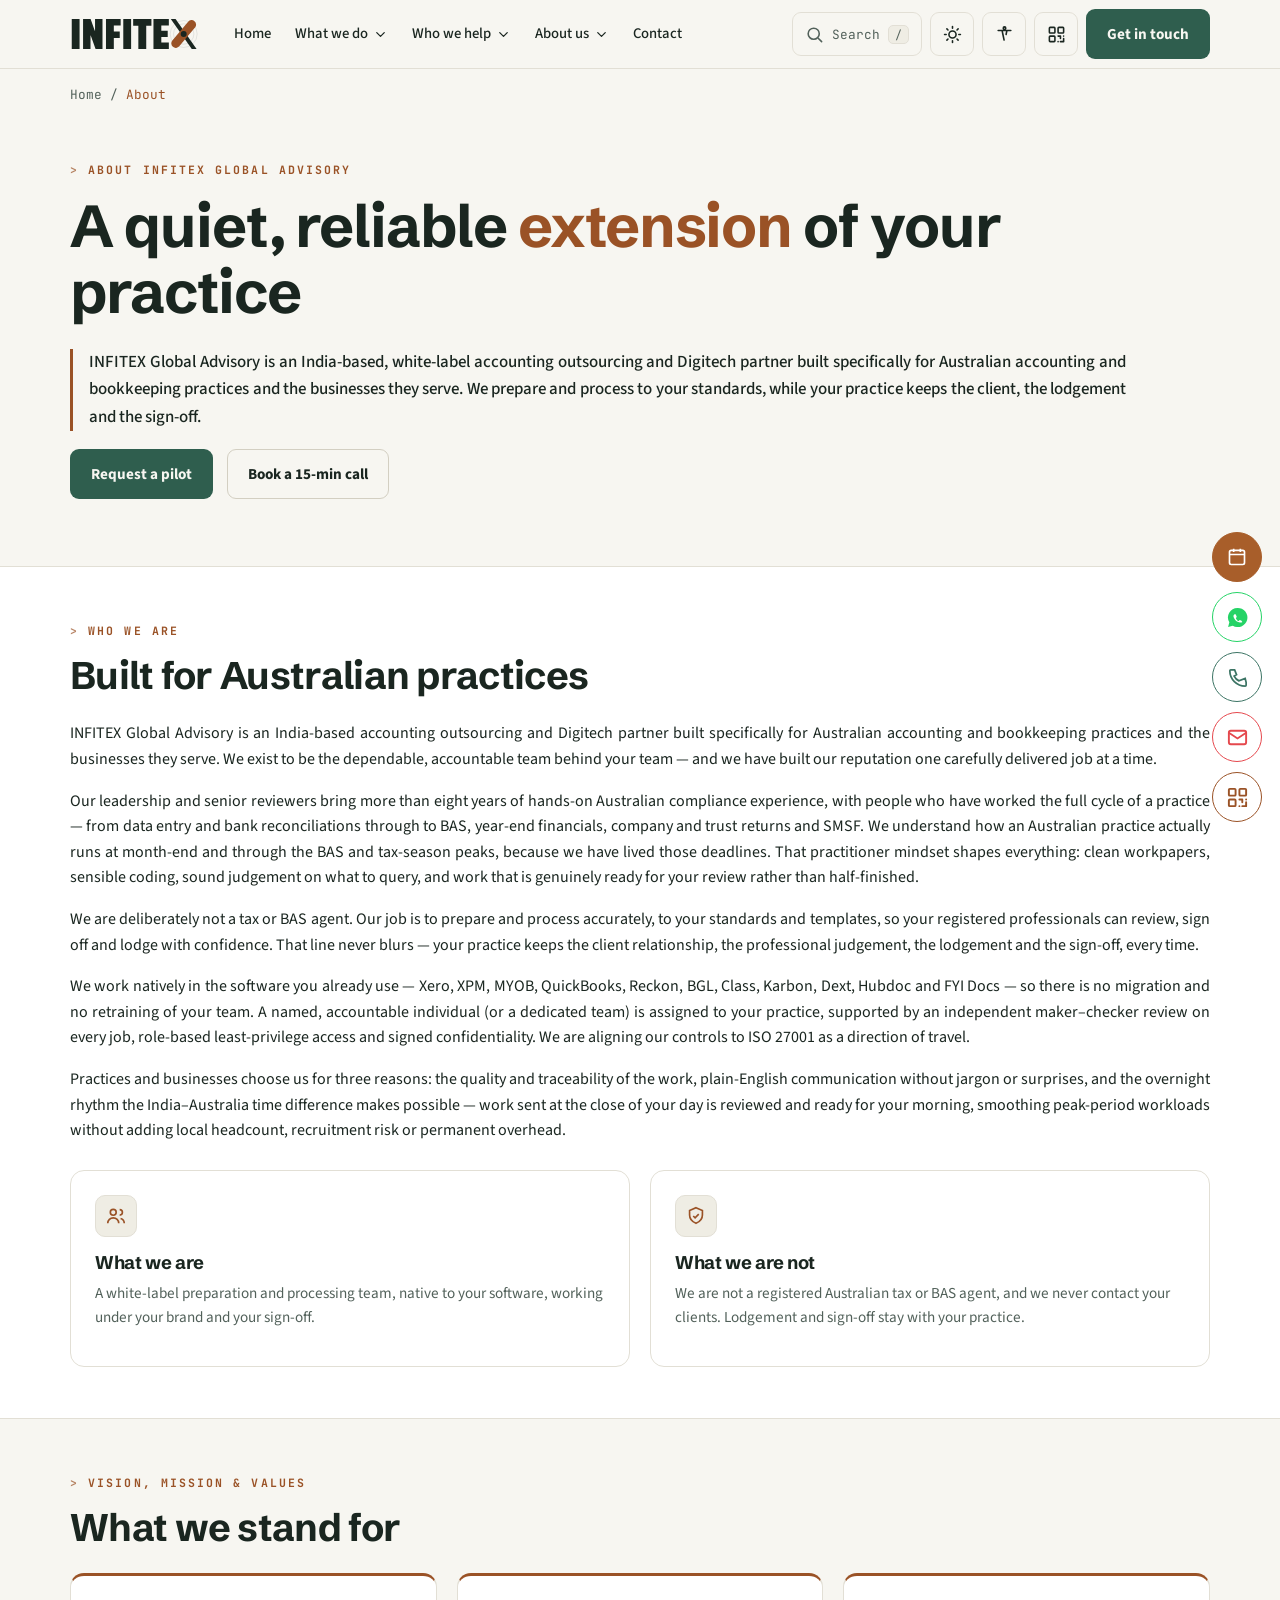
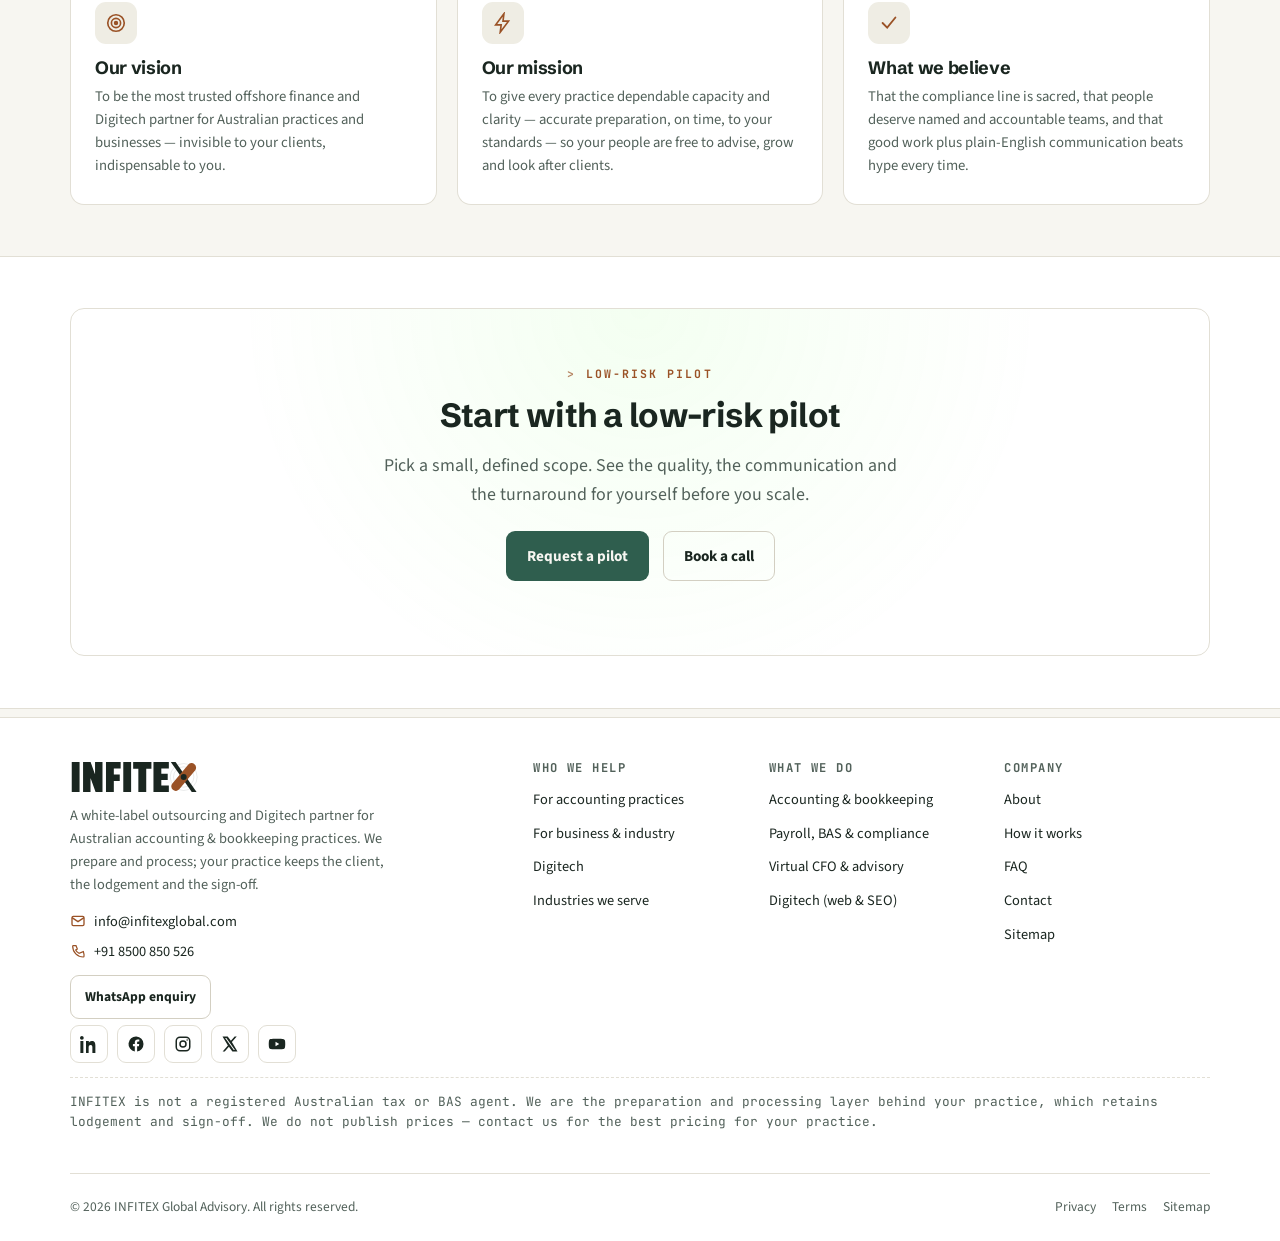
<file: about.html>
<!doctype html><html lang="en-AU"><head><meta charset="utf-8"><meta name="viewport" content="width=device-width,initial-scale=1,viewport-fit=cover"><title>About INFITEX Global Advisory | White-label accounting outsourcing</title><meta name="description" content="About INFITEX Global Advisory — an India-based, white-label accounting outsourcing and Digitech partner for Australian practices and businesses. Our vision, mission and values."><meta name="author" content="INFITEX Global Advisory"><meta name="robots" content="index,follow,max-image-preview:large,max-snippet:-1,max-video-preview:-1"><link rel="canonical" href="https://infitexglobal.com/about.html"><!-- SEO/GEO verification scaffold — replace PLACEHOLDER tokens after deploy --><meta name="google-site-verification" content="GOOGLE_SITE_VERIFICATION"><!-- <meta name="msvalidate.01" content="BING_SITE_VERIFICATION"> --><!-- <meta name="yandex-verification" content="YANDEX_SITE_VERIFICATION"> --><!-- <meta name="p:domain_verify" content="PINTEREST_SITE_VERIFICATION"> --><meta property="og:type" content="website"><meta property="og:site_name" content="INFITEX Global Advisory"><meta property="og:title" content="About INFITEX Global Advisory | White-label accounting outsourcing"><meta property="og:description" content="About INFITEX Global Advisory — an India-based, white-label accounting outsourcing and Digitech partner for Australian practices and businesses. Our vision, mission and values."><meta property="og:url" content="https://infitexglobal.com/about.html"><meta property="og:image" content="https://infitexglobal.com/og-image.png"><meta property="og:image:width" content="1200"><meta property="og:image:height" content="630"><meta property="og:image:alt" content="INFITEX Global Advisory — white-label accounting outsourcing for Australian practices"><meta property="og:locale" content="en_AU"><meta name="twitter:card" content="summary_large_image"><meta name="twitter:title" content="About INFITEX Global Advisory | White-label accounting outsourcing"><meta name="twitter:description" content="About INFITEX Global Advisory — an India-based, white-label accounting outsourcing and Digitech partner for Australian practices and businesses. Our vision, mission and values."><meta name="twitter:image" content="https://infitexglobal.com/og-image.png"><meta name="twitter:image:alt" content="INFITEX Global Advisory"><meta name="theme-color" content="#F7F6F1" media="(prefers-color-scheme: light)"><meta name="theme-color" content="#14211C" media="(prefers-color-scheme: dark)"><link rel="icon" href="favicon.svg" type="image/svg+xml"><link rel="apple-touch-icon" href="favicon.svg"><link rel="sitemap" type="application/xml" title="Sitemap" href="sitemap.xml"><script>(function(){try{var d=document.documentElement;var t=localStorage.getItem('ix-theme')||'light';d.setAttribute('data-theme',t);if(localStorage.getItem('ix-contrast')==='high')d.setAttribute('data-contrast','high');if(localStorage.getItem('ix-grayscale')==='on')d.setAttribute('data-grayscale','on');var ts=localStorage.getItem('ix-textstep');var s=[-2,0,2,4,6];if(ts!==null)d.style.setProperty('--type-scale-step',(s[parseInt(ts,10)]||0)+'px');}catch(e){}})();</script><link rel="preconnect" href="https://fonts.googleapis.com"><link rel="preconnect" href="https://fonts.gstatic.com" crossorigin><link href="https://fonts.googleapis.com/css2?family=Schibsted+Grotesk:wght@500;600;700;800&family=Source+Sans+3:ital,wght@0,400;0,600;1,400&family=JetBrains+Mono:wght@400;500;700&display=swap" rel="stylesheet"><link rel="stylesheet" href="styles.css?v=2b7db34c"><script type="application/ld+json">{"@context":"https://schema.org","@graph":[{"@context":"https://schema.org","@type":"WebPage","@id":"https://infitexglobal.com/about.html#webpage","url":"https://infitexglobal.com/about.html","name":"About INFITEX Global Advisory | White-label accounting outsourcing","description":"About INFITEX Global Advisory — an India-based, white-label accounting outsourcing and Digitech partner for Australian practices and businesses. Our vision, mission and values.","inLanguage":"en-AU","isPartOf":{"@id":"https://infitexglobal.com/#website"},"about":{"@id":"https://infitexglobal.com/#organization"},"speakable":{"@type":"SpeakableSpecification","cssSelector":["h1",".answer-lede"]}},{"@context":"https://schema.org","@type":"ProfessionalService","@id":"https://infitexglobal.com/#organization","name":"INFITEX Global Advisory","alternateName":"INFITEX","slogan":"A finance team that works to your standards.","description":"INFITEX Global Advisory is an India-based, white-label accounting and bookkeeping outsourcing partner for Australian accounting practices and businesses, covering bookkeeping, payroll and STP, BAS and IAS, year-end financials, tax and SMSF, plus management reporting and Virtual CFO. The client practice always retains lodgement and sign-off. A Digitech division provides websites, business email and SEO.","url":"https://infitexglobal.com/","logo":"https://infitexglobal.com/logo.svg","image":"https://infitexglobal.com/og-image.png","email":"info@infitexglobal.com","telephone":"+91-8500-850-526","priceRange":"Contact for a tailored quote","currenciesAccepted":"AUD","areaServed":{"@type":"Country","name":"Australia"},"knowsLanguage":["en-AU","en"],"availableLanguage":["English"],"knowsAbout":["White-label accounting outsourcing","Bookkeeping","Bank reconciliations","Accounts payable and receivable","Payroll","Single Touch Payroll (STP)","BAS preparation","IAS preparation","Year-end financial statements","Company and trust tax returns","SMSF accounting","BGL","Class","Xero","XPM","MYOB","QuickBooks","Reckon","Karbon","Dext","Hubdoc","FYI Docs","Management reporting","Budgeting and forecasting","Cash-flow forecasting","Virtual CFO","Australian tax compliance"],"serviceType":["Accounting outsourcing","Bookkeeping outsourcing","Payroll outsourcing","BAS and IAS preparation","Virtual CFO","Management reporting","Web design and SEO (Digitech)"],"contactPoint":{"@type":"ContactPoint","contactType":"sales","email":"info@infitexglobal.com","telephone":"+91-8500-850-526","areaServed":"AU","availableLanguage":["en-AU","en"]},"address":{"@type":"PostalAddress","addressCountry":"IN"},"sameAs":["https://www.linkedin.com/company/infitexglobal","https://www.facebook.com/infitexglobal","https://www.instagram.com/infitexglobal","https://x.com/infitexglobal","https://www.youtube.com/@infitexglobal"]},{"@context":"https://schema.org","@type":"BreadcrumbList","itemListElement":[{"@type":"ListItem","position":1,"name":"Home","item":"https://infitexglobal.com/index.html"},{"@type":"ListItem","position":2,"name":"About","item":"https://infitexglobal.com/about.html"}]}]}</script></head><body><a class="skip-link" href="#main">Skip to content</a><header class="site-header"><div class="shell header-inner"><a class="brand" href="index.html" aria-label="INFITEX Global Advisory — home"><svg class="brand-logo" viewBox="0 0 309.3 72.0" role="img" aria-label="INFITEX" focusable="false"><g class="brand-word" transform="translate(0 72.00) scale(0.10465 -0.10465)"><g transform="translate(0.0 0)"><path d="M40 0V688H220V0Z"/></g><g transform="translate(260.0 0)"><path d="M327 0 216 310H211V0H40V688H213L309 421H315V688H486V0Z"/></g><g transform="translate(786.0 0)"><path d="M40 0V688H377V540H220V402H356V254H220V0Z"/></g><g transform="translate(1183.0 0)"><path d="M40 0V688H220V0Z"/></g><g transform="translate(1443.0 0)"><path d="M126 0V535H7V688H426V535H307V0Z"/></g><g transform="translate(1876.0 0)"><path d="M40 0V688H393V540H220V421H367V274H220V148H393V0Z"/></g></g><g class="brand-x"><g class="bx-ring" fill="none"><circle cx="273.11" cy="36.00" r="24.48"/><circle cx="273.11" cy="36.00" r="32.40"/></g><path class="bx-ink" d="M 242.15 0.00 L 253.67 0.00 L 304.07 72.00 L 292.55 72.00 Z"/><rect class="bx-acc" x="262.31" y="-4.32" width="21.60" height="80.64" rx="10.80" transform="rotate(40 273.11 36.00)"/><circle class="bx-dot" cx="273.11" cy="36.00" r="7.20"/></g></svg></a><nav class="nav" aria-label="Primary"><a class="nav-link" href="index.html">Home</a><div class="nav-item has-mega"><button type="button" class="nav-link nav-trigger" aria-expanded="false" aria-haspopup="true" aria-controls="mega-what-we-do">What we do<svg class="caret" viewBox="0 0 24 24" aria-hidden="true" focusable="false"><path d="M6 9l6 6 6-6" fill="none" stroke="currentColor" stroke-width="2" stroke-linecap="round" stroke-linejoin="round"/></svg></button><div class="mega-panel" id="mega-what-we-do" role="region" aria-label="What we do"><div class="mega-grid"><div class="mega-col"><p class="mega-h">Accounting & bookkeeping</p><ul><li><a href="outsourcing.html#scope"><span class="mega-t">Bookkeeping & reconciliations</span><span class="mega-d">Books kept accurate, coded and reconciled.</span></a></li><li><a href="outsourcing.html#scope"><span class="mega-t">Accounts payable & receivable</span><span class="mega-d">Bills, invoices and debtor follow-up.</span></a></li><li><a href="outsourcing.html#scope"><span class="mega-t">Year-end financials</span><span class="mega-d">Financial statements to your standards.</span></a></li><li><a href="outsourcing.html#scope"><span class="mega-t">Workpapers</span><span class="mega-d">Clean, traceable workpapers behind every job.</span></a></li></ul></div><div class="mega-col"><p class="mega-h">Payroll, BAS & compliance</p><ul><li><a href="outsourcing.html#scope"><span class="mega-t">Payroll & STP</span><span class="mega-d">Pay runs and Single Touch Payroll, ready to lodge.</span></a></li><li><a href="outsourcing.html#scope"><span class="mega-t">BAS / IAS preparation</span><span class="mega-d">Activity statements drafted for your sign-off.</span></a></li><li><a href="outsourcing.html#scope"><span class="mega-t">Company & trust tax returns</span><span class="mega-d">Returns prepared; your agent signs and lodges.</span></a></li><li><a href="outsourcing.html#scope"><span class="mega-t">SMSF accounts (BGL/Class)</span><span class="mega-d">Self-managed super fund accounts & workpapers.</span></a></li></ul></div><div class="mega-col"><p class="mega-h">Advisory & Virtual CFO</p><ul><li><a href="industry.html#vcfo"><span class="mega-t">Virtual CFO</span><span class="mega-d">Senior finance leadership, fractionally.</span></a></li><li><a href="industry.html#what"><span class="mega-t">Management accounts & reporting</span><span class="mega-d">Monthly, decision-ready reporting.</span></a></li><li><a href="industry.html#what"><span class="mega-t">Budgeting & forecasting</span><span class="mega-d">Budgets, rolling forecasts and scenarios.</span></a></li><li><a href="industry.html#vcfo"><span class="mega-t">Cash-flow management</span><span class="mega-d">13-week cash-flow and working-capital visibility.</span></a></li></ul></div><div class="mega-col"><p class="mega-h">Digitech</p><ul><li><a href="digitech.html#services"><span class="mega-t">Web design & build</span><span class="mega-d">Fast, accessible, mobile-first websites.</span></a></li><li><a href="digitech.html#services"><span class="mega-t">Domains, hosting & email</span><span class="mega-d">Set up and managed for you.</span></a></li><li><a href="digitech.html#services"><span class="mega-t">SEO & Google Business Profile</span><span class="mega-d">Be found by local clients.</span></a></li><li><a href="digitech.html#services"><span class="mega-t">Care & maintenance</span><span class="mega-d">Updates, backups and ongoing changes.</span></a></li></ul></div></div></div></div><div class="nav-item has-mega"><button type="button" class="nav-link nav-trigger" aria-expanded="false" aria-haspopup="true" aria-controls="mega-who-we-help">Who we help<svg class="caret" viewBox="0 0 24 24" aria-hidden="true" focusable="false"><path d="M6 9l6 6 6-6" fill="none" stroke="currentColor" stroke-width="2" stroke-linecap="round" stroke-linejoin="round"/></svg></button><div class="mega-panel" id="mega-who-we-help" role="region" aria-label="Who we help"><div class="mega-grid"><div class="mega-col"><p class="mega-h">By audience</p><ul><li><a href="outsourcing.html"><span class="mega-t">For accounting practices</span><span class="mega-d">White-label back office for your firm.</span></a></li><li><a href="industry.html"><span class="mega-t">For business & industry</span><span class="mega-d">A dedicated outsourced finance team.</span></a></li><li><a href="digitech.html"><span class="mega-t">Digitech</span><span class="mega-d">Web, email & SEO for client-facing growth.</span></a></li></ul></div><div class="mega-col"><p class="mega-h">Industries we serve</p><ul><li><a href="industry.html#industries"><span class="mega-t">Construction & trades</span><span class="mega-d">Job costing, payroll and BAS.</span></a></li><li><a href="industry.html#industries"><span class="mega-t">Retail & e-commerce</span><span class="mega-d">High-volume reconciliations and reporting.</span></a></li><li><a href="industry.html#industries"><span class="mega-t">Professional services</span><span class="mega-d">Clean books and management accounts.</span></a></li><li><a href="industry.html#industries"><span class="mega-t">Healthcare & allied health</span><span class="mega-d">Compliant bookkeeping and payroll.</span></a></li></ul></div></div></div></div><div class="nav-item has-mega"><button type="button" class="nav-link nav-trigger" aria-expanded="false" aria-haspopup="true" aria-controls="mega-about-us">About us<svg class="caret" viewBox="0 0 24 24" aria-hidden="true" focusable="false"><path d="M6 9l6 6 6-6" fill="none" stroke="currentColor" stroke-width="2" stroke-linecap="round" stroke-linejoin="round"/></svg></button><div class="mega-panel" id="mega-about-us" role="region" aria-label="About us"><div class="mega-grid"><div class="mega-col"><p class="mega-h">Company</p><ul><li><a href="about.html"><span class="mega-t">About INFITEX</span><span class="mega-d">A dependable extension of your team, native to your stack.</span></a></li><li><a href="about.html#vmb"><span class="mega-t">Vision, mission & values</span><span class="mega-d">What we stand for and how we work.</span></a></li></ul></div><div class="mega-col"><p class="mega-h">Proof & answers</p><ul><li><a href="index.html#testimonials"><span class="mega-t">Our stories</span><span class="mega-d">What practices and businesses say about us.</span></a></li><li><a href="index.html#faq"><span class="mega-t">FAQ</span><span class="mega-d">Honest answers on the compliance line, security and how we work.</span></a></li></ul></div></div></div></div><a class="nav-link" href="contact.html">Contact</a></nav><div class="header-tools"><button class="icon-btn search-btn" data-open-search aria-label="Search the site"><svg viewBox="0 0 24 24" fill="none" stroke="currentColor" stroke-width="2" stroke-linecap="round"><circle cx="11" cy="11" r="7"/><path d="M21 21l-4-4"/></svg><span>Search</span><kbd>/</kbd></button><button class="icon-btn" data-theme-toggle aria-label="Toggle light or dark theme" aria-pressed="false"><svg viewBox="0 0 24 24" fill="none" stroke="currentColor" stroke-width="2" stroke-linecap="round"><circle cx="12" cy="12" r="4.5"/><path d="M12 2v2M12 20v2M2 12h2M20 12h2M4.9 4.9l1.4 1.4M17.7 17.7l1.4 1.4M19.1 4.9l-1.4 1.4M6.3 17.7l-1.4 1.4"/></svg></button><button class="icon-btn" data-open-a11y aria-label="Open accessibility settings"><svg viewBox="0 0 24 24" fill="none" stroke="currentColor" stroke-width="2" stroke-linecap="round"><circle cx="12" cy="4" r="1.6"/><path d="M4 7h16M9 7l1 5 1.5 7M15 7l-1 5"/></svg></button><button class="icon-btn qr-header-btn" data-open-qr aria-label="Show QR code to save our contact" title="Save our contact (QR)"><svg viewBox="0 0 24 24" fill="none" stroke="currentColor" stroke-width="2" stroke-linecap="round" stroke-linejoin="round"><rect x="3" y="3" width="7" height="7" rx="1"/><rect x="14" y="3" width="7" height="7" rx="1"/><rect x="3" y="14" width="7" height="7" rx="1"/><path d="M14 14h3v3M21 14v.01M14 21h.01M17 21h4v-4M21 17v.01"/></svg></button><a class="btn btn-primary header-cta" href="contact.html">Get in touch</a><button class="icon-btn hamburger" data-open-nav aria-label="Open menu" aria-expanded="false"><svg viewBox="0 0 24 24" fill="none" stroke="currentColor" stroke-width="2" stroke-linecap="round"><path d="M3 6h18M3 12h18M3 18h18"/></svg></button></div></div></header><div class="mobile-nav" id="mobileNav" aria-hidden="true"><div class="mobile-nav-top"><a class="brand" href="index.html" aria-label="INFITEX home"><svg class="brand-logo" viewBox="0 0 309.3 72.0" role="img" aria-label="INFITEX" focusable="false"><g class="brand-word" transform="translate(0 72.00) scale(0.10465 -0.10465)"><g transform="translate(0.0 0)"><path d="M40 0V688H220V0Z"/></g><g transform="translate(260.0 0)"><path d="M327 0 216 310H211V0H40V688H213L309 421H315V688H486V0Z"/></g><g transform="translate(786.0 0)"><path d="M40 0V688H377V540H220V402H356V254H220V0Z"/></g><g transform="translate(1183.0 0)"><path d="M40 0V688H220V0Z"/></g><g transform="translate(1443.0 0)"><path d="M126 0V535H7V688H426V535H307V0Z"/></g><g transform="translate(1876.0 0)"><path d="M40 0V688H393V540H220V421H367V274H220V148H393V0Z"/></g></g><g class="brand-x"><g class="bx-ring" fill="none"><circle cx="273.11" cy="36.00" r="24.48"/><circle cx="273.11" cy="36.00" r="32.40"/></g><path class="bx-ink" d="M 242.15 0.00 L 253.67 0.00 L 304.07 72.00 L 292.55 72.00 Z"/><rect class="bx-acc" x="262.31" y="-4.32" width="21.60" height="80.64" rx="10.80" transform="rotate(40 273.11 36.00)"/><circle class="bx-dot" cx="273.11" cy="36.00" r="7.20"/></g></svg></a><button class="icon-btn" data-close-nav aria-label="Close menu"><svg viewBox="0 0 24 24" fill="none" stroke="currentColor" stroke-width="2" stroke-linecap="round"><path d="M6 6l12 12M18 6L6 18"/></svg></button></div><nav aria-label="Mobile"><a class="m-link" href="index.html">Home</a><div class="m-acc"><button type="button" class="m-acc-btn" aria-expanded="false" aria-controls="macc-what-we-do">What we do<svg class="caret" viewBox="0 0 24 24" aria-hidden="true" focusable="false"><path d="M6 9l6 6 6-6" fill="none" stroke="currentColor" stroke-width="2" stroke-linecap="round" stroke-linejoin="round"/></svg></button><div class="m-acc-panel" id="macc-what-we-do"><p class="m-group">Accounting & bookkeeping</p><a class="m-sublink" href="outsourcing.html#scope">Bookkeeping & reconciliations</a><a class="m-sublink" href="outsourcing.html#scope">Accounts payable & receivable</a><a class="m-sublink" href="outsourcing.html#scope">Year-end financials</a><a class="m-sublink" href="outsourcing.html#scope">Workpapers</a><p class="m-group">Payroll, BAS & compliance</p><a class="m-sublink" href="outsourcing.html#scope">Payroll & STP</a><a class="m-sublink" href="outsourcing.html#scope">BAS / IAS preparation</a><a class="m-sublink" href="outsourcing.html#scope">Company & trust tax returns</a><a class="m-sublink" href="outsourcing.html#scope">SMSF accounts (BGL/Class)</a><p class="m-group">Advisory & Virtual CFO</p><a class="m-sublink" href="industry.html#vcfo">Virtual CFO</a><a class="m-sublink" href="industry.html#what">Management accounts & reporting</a><a class="m-sublink" href="industry.html#what">Budgeting & forecasting</a><a class="m-sublink" href="industry.html#vcfo">Cash-flow management</a><p class="m-group">Digitech</p><a class="m-sublink" href="digitech.html#services">Web design & build</a><a class="m-sublink" href="digitech.html#services">Domains, hosting & email</a><a class="m-sublink" href="digitech.html#services">SEO & Google Business Profile</a><a class="m-sublink" href="digitech.html#services">Care & maintenance</a></div></div><div class="m-acc"><button type="button" class="m-acc-btn" aria-expanded="false" aria-controls="macc-who-we-help">Who we help<svg class="caret" viewBox="0 0 24 24" aria-hidden="true" focusable="false"><path d="M6 9l6 6 6-6" fill="none" stroke="currentColor" stroke-width="2" stroke-linecap="round" stroke-linejoin="round"/></svg></button><div class="m-acc-panel" id="macc-who-we-help"><p class="m-group">By audience</p><a class="m-sublink" href="outsourcing.html">For accounting practices</a><a class="m-sublink" href="industry.html">For business & industry</a><a class="m-sublink" href="digitech.html">Digitech</a><p class="m-group">Industries we serve</p><a class="m-sublink" href="industry.html#industries">Construction & trades</a><a class="m-sublink" href="industry.html#industries">Retail & e-commerce</a><a class="m-sublink" href="industry.html#industries">Professional services</a><a class="m-sublink" href="industry.html#industries">Healthcare & allied health</a></div></div><div class="m-acc"><button type="button" class="m-acc-btn" aria-expanded="false" aria-controls="macc-about-us">About us<svg class="caret" viewBox="0 0 24 24" aria-hidden="true" focusable="false"><path d="M6 9l6 6 6-6" fill="none" stroke="currentColor" stroke-width="2" stroke-linecap="round" stroke-linejoin="round"/></svg></button><div class="m-acc-panel" id="macc-about-us"><p class="m-group">Company</p><a class="m-sublink" href="about.html">About INFITEX</a><a class="m-sublink" href="about.html#vmb">Vision, mission & values</a><p class="m-group">Proof & answers</p><a class="m-sublink" href="index.html#testimonials">Our stories</a><a class="m-sublink" href="index.html#faq">FAQ</a></div></div><a class="m-link" href="contact.html">Contact</a></nav><div style="margin-top:24px;display:flex;gap:10px;flex-wrap:wrap"><button class="btn btn-ghost" data-open-wa>WhatsApp us</button><a class="btn btn-primary" href="contact.html">Get in touch</a></div></div><main id="main"><div class="shell"><nav class="crumbs" aria-label="Breadcrumb"><a href="index.html">Home</a> / <span>About</span></nav></div><section class="hero"><div class="shell"><span class="eyebrow">About INFITEX Global Advisory</span><h1>A quiet, reliable <span class="accent">extension</span> of your practice</h1><p class="answer-lede">INFITEX Global Advisory is an India-based, white-label accounting outsourcing and Digitech partner built specifically for Australian accounting and bookkeeping practices and the businesses they serve. We prepare and process to your standards, while your practice keeps the client, the lodgement and the sign-off.</p><div class="hero-cta"><a class="btn btn-primary" href="contact.html">Request a pilot</a><a class="btn btn-ghost" data-booking href="contact.html">Book a 15-min call</a></div></div></section><section class="section alt" id="about" aria-labelledby="about-title"><div class="shell"><div class="section-head"><span class="eyebrow">Who we are</span><h2 class="section-title" id="about-title">Built for Australian practices</h2></div><div class="about-prose prose"><p>INFITEX Global Advisory is an India-based accounting outsourcing and Digitech partner built specifically for Australian accounting and bookkeeping practices and the businesses they serve. We exist to be the dependable, accountable team behind your team — and we have built our reputation one carefully delivered job at a time.</p><p>Our leadership and senior reviewers bring more than eight years of hands-on Australian compliance experience, with people who have worked the full cycle of a practice — from data entry and bank reconciliations through to BAS, year-end financials, company and trust returns and SMSF. We understand how an Australian practice actually runs at month-end and through the BAS and tax-season peaks, because we have lived those deadlines. That practitioner mindset shapes everything: clean workpapers, sensible coding, sound judgement on what to query, and work that is genuinely ready for your review rather than half-finished.</p><p>We are deliberately not a tax or BAS agent. Our job is to prepare and process accurately, to your standards and templates, so your registered professionals can review, sign off and lodge with confidence. That line never blurs — your practice keeps the client relationship, the professional judgement, the lodgement and the sign-off, every time.</p><p>We work natively in the software you already use — Xero, XPM, MYOB, QuickBooks, Reckon, BGL, Class, Karbon, Dext, Hubdoc and FYI Docs — so there is no migration and no retraining of your team. A named, accountable individual (or a dedicated team) is assigned to your practice, supported by an independent maker–checker review on every job, role-based least-privilege access and signed confidentiality. We are aligning our controls to ISO 27001 as a direction of travel.</p><p>Practices and businesses choose us for three reasons: the quality and traceability of the work, plain-English communication without jargon or surprises, and the overnight rhythm the India–Australia time difference makes possible — work sent at the close of your day is reviewed and ready for your morning, smoothing peak-period workloads without adding local headcount, recruitment risk or permanent overhead.</p></div><div class="grid grid-2 about-cards"><div class="card"><div class="ico"><svg viewBox="0 0 24 24" fill="none" stroke="currentColor" stroke-width="1.8"><circle cx="9" cy="8" r="3.2"/><path d="M3 20a6 6 0 0 1 12 0M16 5a3 3 0 0 1 0 6M21 20a5.5 5.5 0 0 0-4-5.3"/></svg></div><h3>What we are</h3><p>A white-label preparation and processing team, native to your software, working under your brand and your sign-off.</p></div><div class="card"><div class="ico"><svg viewBox="0 0 24 24" fill="none" stroke="currentColor" stroke-width="1.8"><path d="M12 3l7 3v5c0 4.4-3 7.4-7 9-4-1.6-7-4.6-7-9V6l7-3z"/><path d="M9 12l2 2 4-4"/></svg></div><h3>What we are not</h3><p>We are not a registered Australian tax or BAS agent, and we never contact your clients. Lodgement and sign-off stay with your practice.</p></div></div></div></section><section class="section" id="vmb" aria-labelledby="vmb-title"><div class="shell"><div class="section-head"><span class="eyebrow">Vision, mission &amp; values</span><h2 class="section-title" id="vmb-title">What we stand for</h2></div><div class="vmb-grid"><article class="vmb-card"><div class="ico"><svg viewBox="0 0 24 24" fill="none" stroke="currentColor" stroke-width="1.8"><circle cx="12" cy="12" r="9"/><circle cx="12" cy="12" r="5"/><circle cx="12" cy="12" r="1.5" fill="currentColor"/></svg></div><h3>Our vision</h3><p>To be the most trusted offshore finance and Digitech partner for Australian practices and businesses — invisible to your clients, indispensable to you.</p></article><article class="vmb-card"><div class="ico"><svg viewBox="0 0 24 24" fill="none" stroke="currentColor" stroke-width="1.8"><path d="M13 2L4 14h6l-1 8 9-12h-6l1-8Z"/></svg></div><h3>Our mission</h3><p>To give every practice dependable capacity and clarity — accurate preparation, on time, to your standards — so your people are free to advise, grow and look after clients.</p></article><article class="vmb-card"><div class="ico"><svg viewBox="0 0 24 24" fill="none" stroke="currentColor" stroke-width="2" stroke-linecap="round"><path d="M5 12l5 5 9-11"/></svg></div><h3>What we believe</h3><p>That the compliance line is sacred, that people deserve named and accountable teams, and that good work plus plain-English communication beats hype every time.</p></article></div></div></section><section class="section alt" id="cta"><div class="shell"><div class="cta-band"><span class="eyebrow">Low-risk pilot</span><h2 data-tw>Start with a low-risk pilot</h2><p class="lead" style="margin-inline:auto;max-width:60ch" data-tw>Pick a small, defined scope. See the quality, the communication and the turnaround for yourself before you scale.</p><div class="hero-cta"><a class="btn btn-primary" href="contact.html">Request a pilot</a><a class="btn btn-ghost" data-booking href="contact.html">Book a call</a></div></div></div></section></main><dialog id="a11yDialog" aria-label="Accessibility settings"><div class="dialog-card"><div class="dialog-head"><h2>Accessibility</h2><button class="icon-btn" data-close aria-label="Close"><svg viewBox="0 0 24 24" fill="none" stroke="currentColor" stroke-width="2" stroke-linecap="round"><path d="M6 6l12 12M18 6L6 18"/></svg></button></div><div class="dialog-body"><div class="form-row"><label class="lbl">Text size</label><div style="display:flex;gap:8px"><button class="btn btn-ghost" data-text="dec" aria-label="Decrease text size">A–</button><button class="btn btn-ghost" data-text="reset" aria-label="Reset text size">Reset</button><button class="btn btn-ghost" data-text="inc" aria-label="Increase text size">A+</button></div></div><div class="form-row"><label class="lbl">Theme</label><button class="btn btn-ghost" data-theme-toggle aria-pressed="false"><span data-theme-label>Light</span> mode</button></div><div class="form-row"><label class="lbl">High contrast</label><button class="btn btn-ghost" data-contrast-toggle aria-pressed="false">Toggle high contrast</button></div><div class="form-row"><label class="lbl">Grayscale</label><button class="btn btn-ghost" data-gray-toggle aria-pressed="false">Toggle grayscale</button></div><p class="form-note">Your preferences are saved on this device.</p></div></div></dialog><dialog id="waDialog" aria-label="WhatsApp enquiry"><div class="dialog-card"><form id="waForm" novalidate><div class="dialog-head"><h2>WhatsApp enquiry</h2><button type="button" class="icon-btn" data-close aria-label="Close"><svg viewBox="0 0 24 24" fill="none" stroke="currentColor" stroke-width="2" stroke-linecap="round"><path d="M6 6l12 12M18 6L6 18"/></svg></button></div><div class="dialog-body"><p class="form-note" style="margin-bottom:16px">We'll draft a tidy message and open WhatsApp for you to send.</p><div class="form-row"><label class="lbl" for="wa-name">Name <span class="req">*</span></label><input class="input" id="wa-name" name="name" type="text" autocomplete="name" required><span class="field-err">Please enter your name (letters, at least 2 characters).</span></div><div class="form-row"><label class="lbl" for="wa-email">Work email <span class="req">*</span></label><input class="input" id="wa-email" name="email" type="email" autocomplete="email" inputmode="email" required><span class="field-err">Please enter a valid email address.</span></div><div class="form-row"><label class="lbl" for="wa-mobile">Mobile <span class="req">*</span></label><div class="tel-wrap"><div class="cc-combo" data-cc><input class="cc-input" type="text" inputmode="tel" aria-label="Country dialing code" value="+61" autocomplete="off"><div class="cc-list" role="listbox" aria-label="Country dialing codes"></div></div><input class="input tel-num" id="wa-mobile" name="mobile_local" type="tel" inputmode="numeric" maxlength="10" placeholder="4XX XXX XXX" aria-label="Mobile number (10 digits)"></div><span class="field-err">Enter a 10-digit mobile number (digits only).</span></div><div class="form-row"><label class="lbl" for="wa-company">Business name <span class="req">*</span></label><input class="input" id="wa-company" name="company" type="text" autocomplete="organization" required><span class="field-err">Please enter your business name.</span></div><div class="form-row"><label class="lbl" for="wa-interest">Enquiring about</label><select class="input" id="wa-interest" name="interest"><option value="">Choose a topic…</option><option>Accounting outsourcing</option><option>Bookkeeping &amp; reconciliations</option><option>Payroll &amp; STP</option><option>BAS / IAS preparation</option><option>Year-end financials &amp; tax</option><option>SMSF accounts</option><option>A low-risk pilot</option><option>Digitech (website / SEO)</option><option>Something else</option></select></div><div class="form-row"><label class="lbl" for="wa-message">Message</label><textarea class="input" id="wa-message" name="message" placeholder="A line or two about your practice and what you need help with."></textarea><span class="field-err">Please add a short message (at least 10 characters).</span></div><input type="text" class="hp" name="botcheck" tabindex="-1" autocomplete="off" aria-hidden="true"><p class="form-status" id="waStatus" role="status"></p></div><div class="dialog-foot"><button type="button" class="btn btn-ghost" data-close>Cancel</button><button type="submit" class="btn btn-primary">Draft &amp; open WhatsApp</button></div></form></div></dialog><dialog id="mailDialog" aria-label="Email enquiry"><div class="dialog-card"><form id="mailForm" novalidate><div class="dialog-head"><h2>Email enquiry</h2><button type="button" class="icon-btn" data-close aria-label="Close"><svg viewBox="0 0 24 24" fill="none" stroke="currentColor" stroke-width="2" stroke-linecap="round"><path d="M6 6l12 12M18 6L6 18"/></svg></button></div><div class="dialog-body"><p class="form-note" style="margin-bottom:16px">We'll draft a tidy email and open your mail app for you to send.</p><div class="form-row"><label class="lbl" for="mail-name">Name <span class="req">*</span></label><input class="input" id="mail-name" name="name" type="text" autocomplete="name" required><span class="field-err">Please enter your name (letters, at least 2 characters).</span></div><div class="form-row"><label class="lbl" for="mail-email">Work email <span class="req">*</span></label><input class="input" id="mail-email" name="email" type="email" autocomplete="email" inputmode="email" required><span class="field-err">Please enter a valid email address.</span></div><div class="form-row"><label class="lbl" for="mail-mobile">Mobile <span class="req">*</span></label><div class="tel-wrap"><div class="cc-combo" data-cc><input class="cc-input" type="text" inputmode="tel" aria-label="Country dialing code" value="+61" autocomplete="off"><div class="cc-list" role="listbox" aria-label="Country dialing codes"></div></div><input class="input tel-num" id="mail-mobile" name="mobile_local" type="tel" inputmode="numeric" maxlength="10" placeholder="4XX XXX XXX" aria-label="Mobile number (10 digits)"></div><span class="field-err">Enter a 10-digit mobile number (digits only).</span></div><div class="form-row"><label class="lbl" for="mail-company">Business name <span class="req">*</span></label><input class="input" id="mail-company" name="company" type="text" autocomplete="organization" required><span class="field-err">Please enter your business name.</span></div><div class="form-row"><label class="lbl" for="mail-interest">Enquiring about</label><select class="input" id="mail-interest" name="interest"><option value="">Choose a topic…</option><option>Accounting outsourcing</option><option>Bookkeeping &amp; reconciliations</option><option>Payroll &amp; STP</option><option>BAS / IAS preparation</option><option>Year-end financials &amp; tax</option><option>SMSF accounts</option><option>A low-risk pilot</option><option>Digitech (website / SEO)</option><option>Something else</option></select></div><div class="form-row"><label class="lbl" for="mail-message">Message</label><textarea class="input" id="mail-message" name="message" placeholder="A line or two about your practice and what you need help with."></textarea><span class="field-err">Please add a short message (at least 10 characters).</span></div><input type="text" class="hp" name="botcheck" tabindex="-1" autocomplete="off" aria-hidden="true"><p class="form-status" id="mailStatus" role="status"></p></div><div class="dialog-foot"><button type="button" class="btn btn-ghost" data-close>Cancel</button><button type="submit" class="btn btn-primary">Draft &amp; open email</button></div></form></div></dialog><dialog id="qrDialog" aria-label="Save our contact"><div class="dialog-card qr-dialog-card"><div class="dialog-head"><h2>Save our contact</h2><button type="button" class="icon-btn" data-close aria-label="Close"><svg viewBox="0 0 24 24" fill="none" stroke="currentColor" stroke-width="2" stroke-linecap="round"><path d="M6 6l12 12M18 6L6 18"/></svg></button></div><div class="dialog-body" style="text-align:center"><p class="form-note" style="margin-bottom:16px">Scan with your phone camera — iPhone or Android — to save INFITEX Global Advisory to your contacts.</p><div class="qr-dialog-img"><img src="infitex-contact-qr.svg" alt="QR code to save INFITEX Global Advisory contact details" width="220" height="220"></div><p class="form-note" style="margin-top:14px">Or reach us directly:<br><a href="mailto:info@infitexglobal.com">info@infitexglobal.com</a> · <a href="tel:+918500850526">+91 8500 850 526</a></p></div></div></dialog><div class="search-overlay" id="searchOverlay" aria-hidden="true" role="dialog" aria-label="Search"><div class="search-panel"><div class="search-input-row"><svg viewBox="0 0 24 24" fill="none" stroke="currentColor" stroke-width="2" stroke-linecap="round"><circle cx="11" cy="11" r="7"/><path d="M21 21l-4-4"/></svg><input id="searchInput" type="text" placeholder="Search pages, services, FAQs…" aria-label="Search" autocomplete="off"></div><div class="search-results" id="searchResults"></div><div class="search-foot"><span>Up / Down to navigate</span><span>Enter to open</span><span>Esc to close</span></div></div></div><div class="fab"><a class="fab-cta" data-booking href="contact.html" data-fab-label="Book a 15-min call" role="button" aria-label="Book a 15-min call"><svg viewBox="0 0 24 24" fill="none" stroke="currentColor" stroke-width="2"><rect x="3" y="4" width="18" height="17" rx="2"/><path d="M3 9h18M8 2v4M16 2v4"/></svg></a><a class="wa" href="#" data-open-wa data-fab-label="WhatsApp us" role="button" aria-label="WhatsApp us"><svg viewBox="0 0 24 24" fill="currentColor"><path d="M12 2a9.9 9.9 0 0 0-8.5 15l-1.3 4.8 4.9-1.3A10 10 0 1 0 12 2Zm5.6 14.1c-.2.6-1.2 1.2-1.7 1.2s-1 .2-3.3-.7-3.7-3.2-3.8-3.4-1-1.3-1-2.4.6-1.7.8-1.9.4-.3.6-.3h.5c.2 0 .4 0 .6.5l.8 1.9c.1.2.1.4 0 .5l-.3.5-.4.4c-.1.1-.3.3-.1.5l.9 1.4c.6.9 1.4 1.2 1.6 1.3s.4.1.5 0l.7-.8c.2-.2.3-.2.5-.1l1.7.8c.2.1.4.2.4.3.1.2.1.7-.1 1.3Z"/></svg></a><a class="callfab" href="tel:+918500850526" data-fab-label="Call +91 8500 850 526" aria-label="Call +91 8500 850 526"><svg viewBox="0 0 24 24" fill="none" stroke="currentColor" stroke-width="1.8"><path d="M5 4h4l2 5-2.5 1.5a11 11 0 0 0 5 5L20 13l1 4v3a1 1 0 0 1-1 1A16 16 0 0 1 4 5a1 1 0 0 1 1-1Z"/></svg></a><button class="mailfab" data-open-mail data-fab-label="Email us" aria-label="Email us"><svg viewBox="0 0 24 24" fill="none" stroke="currentColor" stroke-width="2"><rect x="3" y="5" width="18" height="14" rx="2"/><path d="M3 7l9 6 9-6"/></svg></button><button class="qrfab" data-open-qr data-fab-label="Save our contact" aria-label="Show QR code to save our contact"><svg viewBox="0 0 24 24" fill="none" stroke="currentColor" stroke-width="2" stroke-linecap="round" stroke-linejoin="round"><rect x="3" y="3" width="7" height="7" rx="1"/><rect x="14" y="3" width="7" height="7" rx="1"/><rect x="3" y="14" width="7" height="7" rx="1"/><path d="M14 14h3v3M21 14v.01M14 21h.01M17 21h4v-4M21 17v.01"/></svg></button><button id="backTop" aria-label="Back to top"><svg viewBox="0 0 24 24" fill="none" stroke="currentColor" stroke-width="2" stroke-linecap="round"><path d="M12 19V5M5 12l7-7 7 7"/></svg></button></div><footer class="site-footer"><div class="shell"><div class="footer-top"><div class="footer-brand"><a class="brand" href="index.html" aria-label="INFITEX home"><svg class="brand-logo" viewBox="0 0 309.3 72.0" role="img" aria-label="INFITEX" focusable="false"><g class="brand-word" transform="translate(0 72.00) scale(0.10465 -0.10465)"><g transform="translate(0.0 0)"><path d="M40 0V688H220V0Z"/></g><g transform="translate(260.0 0)"><path d="M327 0 216 310H211V0H40V688H213L309 421H315V688H486V0Z"/></g><g transform="translate(786.0 0)"><path d="M40 0V688H377V540H220V402H356V254H220V0Z"/></g><g transform="translate(1183.0 0)"><path d="M40 0V688H220V0Z"/></g><g transform="translate(1443.0 0)"><path d="M126 0V535H7V688H426V535H307V0Z"/></g><g transform="translate(1876.0 0)"><path d="M40 0V688H393V540H220V421H367V274H220V148H393V0Z"/></g></g><g class="brand-x"><g class="bx-ring" fill="none"><circle cx="273.11" cy="36.00" r="24.48"/><circle cx="273.11" cy="36.00" r="32.40"/></g><path class="bx-ink" d="M 242.15 0.00 L 253.67 0.00 L 304.07 72.00 L 292.55 72.00 Z"/><rect class="bx-acc" x="262.31" y="-4.32" width="21.60" height="80.64" rx="10.80" transform="rotate(40 273.11 36.00)"/><circle class="bx-dot" cx="273.11" cy="36.00" r="7.20"/></g></svg></a><p class="footer-blurb">A white-label outsourcing and Digitech partner for Australian accounting &amp; bookkeeping practices. We prepare and process; your practice keeps the client, the lodgement and the sign-off.</p><ul class="footer-contact"><li><svg viewBox="0 0 24 24" fill="none" stroke="currentColor" stroke-width="2"><rect x="3" y="5" width="18" height="14" rx="2"/><path d="M3 7l9 6 9-6"/></svg><a href="mailto:info@infitexglobal.com">info@infitexglobal.com</a></li><li><svg viewBox="0 0 24 24" fill="none" stroke="currentColor" stroke-width="1.8"><path d="M5 4h4l2 5-2.5 1.5a11 11 0 0 0 5 5L20 13l1 4v3a1 1 0 0 1-1 1A16 16 0 0 1 4 5a1 1 0 0 1 1-1Z"/></svg><a href="tel:+918500850526">+91 8500 850 526</a></li></ul><button class="btn btn-ghost btn-sm" data-open-wa>WhatsApp enquiry</button><div class="socials"><a href="https://www.linkedin.com/company/infitexglobal" aria-label="INFITEX on LinkedIn" rel="me noopener" target="_blank"><svg viewBox="0 0 24 24" fill="currentColor"><path d="M4.98 3.5A2.5 2.5 0 1 1 0 3.5a2.5 2.5 0 0 1 4.98 0ZM.5 8h4V24h-4V8Zm7.5 0h3.8v2.2h.1c.5-1 1.8-2.2 3.8-2.2 4 0 4.8 2.6 4.8 6V24h-4v-6.9c0-1.7 0-3.8-2.3-3.8s-2.7 1.8-2.7 3.7V24H8V8Z"/></svg></a><a href="https://www.facebook.com/infitexglobal" aria-label="INFITEX on Facebook" rel="me noopener" target="_blank"><svg viewBox="0 0 24 24" fill="currentColor"><path d="M22 12a10 10 0 1 0-11.6 9.9v-7H7.9V12h2.5V9.8c0-2.5 1.5-3.9 3.8-3.9 1.1 0 2.2.2 2.2.2v2.5h-1.3c-1.2 0-1.6.8-1.6 1.6V12h2.8l-.4 2.9h-2.4v7A10 10 0 0 0 22 12Z"/></svg></a><a href="https://www.instagram.com/infitexglobal" aria-label="INFITEX on Instagram" rel="me noopener" target="_blank"><svg viewBox="0 0 24 24" fill="none" stroke="currentColor" stroke-width="2"><rect x="3" y="3" width="18" height="18" rx="5"/><circle cx="12" cy="12" r="4"/><circle cx="17.5" cy="6.5" r="1" fill="currentColor" stroke="none"/></svg></a><a href="https://x.com/infitexglobal" aria-label="INFITEX on X" rel="me noopener" target="_blank"><svg viewBox="0 0 24 24" fill="currentColor"><path d="M18.2 2H21l-6.5 7.4L22 22h-6.8l-4.7-6.2L5 22H2.2l7-8L2 2h6.9l4.3 5.7L18.2 2Zm-1.2 18h1.5L7.1 3.9H5.5L17 20Z"/></svg></a><a href="https://www.youtube.com/@infitexglobal" aria-label="INFITEX on YouTube" rel="me noopener" target="_blank"><svg viewBox="0 0 24 24" fill="currentColor"><path d="M23 12s0-3.2-.4-4.7a2.5 2.5 0 0 0-1.8-1.8C19.3 5 12 5 12 5s-7.3 0-8.8.4A2.5 2.5 0 0 0 1.4 7.2C1 8.8 1 12 1 12s0 3.2.4 4.7a2.5 2.5 0 0 0 1.8 1.8C4.7 19 12 19 12 19s7.3 0 8.8-.4a2.5 2.5 0 0 0 1.8-1.8C23 15.2 23 12 23 12ZM10 15V9l5 3-5 3Z"/></svg></a></div></div><div class="footer-cols"><div class="footer-col"><h4>Who we help</h4><ul><li><a href="outsourcing.html">For accounting practices</a></li><li><a href="industry.html">For business &amp; industry</a></li><li><a href="digitech.html">Digitech</a></li><li><a href="industry.html#industries">Industries we serve</a></li></ul></div><div class="footer-col"><h4>What we do</h4><ul><li><a href="outsourcing.html#scope">Accounting &amp; bookkeeping</a></li><li><a href="outsourcing.html#scope">Payroll, BAS &amp; compliance</a></li><li><a href="industry.html#vcfo">Virtual CFO &amp; advisory</a></li><li><a href="digitech.html#services">Digitech (web &amp; SEO)</a></li></ul></div><div class="footer-col"><h4>Company</h4><ul><li><a href="about.html">About</a></li><li><a href="outsourcing.html#how">How it works</a></li><li><a href="index.html#faq">FAQ</a></li><li><a href="contact.html">Contact</a></li><li><a href="sitemap.html">Sitemap</a></li></ul></div></div></div><p class="compliance-line">INFITEX is not a registered Australian tax or BAS agent. We are the preparation and processing layer behind your practice, which retains lodgement and sign-off. We do not publish prices — contact us for the best pricing for your practice.</p><div class="footer-bottom"><span>&copy; <span data-year>2026</span> INFITEX Global Advisory. All rights reserved.</span><span class="footer-legal"><a href="privacy.html">Privacy</a><a href="terms.html">Terms</a><a href="sitemap.html">Sitemap</a></span></div></div></footer><script>window.INFITEX_SEARCH=[
{type:"Pages",title:"Home",snippet:"White-label accounting outsourcing & Digitech for Australian practices.",url:"index.html"},
{type:"Pages",title:"For Accounting Practices",snippet:"White-label outsourcing across the full Australian compliance cycle.",url:"outsourcing.html"},
{type:"Pages",title:"For Business & Industry",snippet:"Outsourced accounting, finance and Virtual CFO for Australian companies.",url:"industry.html"},
{type:"Services",title:"Virtual CFO",snippet:"Management & board reporting, cash-flow forecasting, budgeting and KPI dashboards.",url:"industry.html#vcfo"},
{type:"Services",title:"Management accounts & reporting",snippet:"Monthly management accounts and decision-ready reporting.",url:"industry.html#what"},
{type:"Services",title:"Budgeting & forecasting",snippet:"Budgets, rolling forecasts and scenario planning.",url:"industry.html#what"},
{type:"Services",title:"Cash-flow management",snippet:"13-week cash-flow forecasts and working-capital visibility.",url:"industry.html#vcfo"},
{type:"Pages",title:"Digitech",snippet:"Websites, domains, hosting, business email, SEO and Google Business Profile.",url:"digitech.html"},
{type:"Pages",title:"Privacy",snippet:"How we handle data, aligned to the Privacy Act 1988 and the APPs.",url:"privacy.html"},
{type:"Pages",title:"Terms",snippet:"Terms of use for the INFITEX website and services.",url:"terms.html"},
{type:"Pages",title:"Contact",snippet:"Send an enquiry, WhatsApp, book a call or email us.",url:"contact.html"},
{type:"Pages",title:"Sitemap",snippet:"Every page and key section in one place.",url:"sitemap.html"},
{type:"Sections",title:"How it works",snippet:"A simple, low-risk way to slot into your practice.",url:"outsourcing.html#how"},
{type:"Sections",title:"Engagement models",snippet:"Dedicated staff, per-job or ad-hoc — flexible and pilot-friendly.",url:"index.html#engagement"},
{type:"Sections",title:"Security",snippet:"Role-based access, named individuals, ISO 27001 alignment on our roadmap.",url:"index.html#security"},
{type:"Sections",title:"Savings calculator",snippet:"Indicative annual saving range in AUD — not a quote.",url:"index.html#calculator"},
{type:"Sections",title:"Key Australian dates",snippet:"BAS, IAS, super and tax reference dates.",url:"outsourcing.html#dates"},
{type:"Pages",title:"About INFITEX",snippet:"Our vision, mission and values; how we work with Australian practices.",url:"about.html"},
{type:"Sections",title:"Start a pilot",snippet:"Begin with a low-risk pilot on a defined scope.",url:"index.html#pilot"},
{type:"Services",title:"Bookkeeping & reconciliations",snippet:"Day-to-day books kept accurate and current.",url:"outsourcing.html#cycle"},
{type:"Services",title:"Accounts payable & receivable",snippet:"Bills and invoices processed and matched.",url:"outsourcing.html#cycle"},
{type:"Services",title:"Payroll & STP",snippet:"Pay runs prepared and Single Touch Payroll ready.",url:"outsourcing.html#cycle"},
{type:"Services",title:"BAS / IAS preparation",snippet:"Activity statements drafted for your review and lodgement.",url:"outsourcing.html#cycle"},
{type:"Services",title:"Year-end financials",snippet:"Financial statements prepared to your standards.",url:"outsourcing.html#cycle"},
{type:"Services",title:"Company & trust tax returns",snippet:"Returns prepared; your practice signs off and lodges.",url:"outsourcing.html#cycle"},
{type:"Services",title:"SMSF accounts (BGL/Class)",snippet:"Self-managed super fund accounts and workpapers.",url:"outsourcing.html#cycle"},
{type:"Services",title:"Workpapers",snippet:"Clean, traceable workpapers behind every job.",url:"outsourcing.html#cycle"},
{type:"Services",title:"Web design & build",snippet:"Fast, accessible websites for your practice.",url:"digitech.html"},
{type:"Services",title:"Domains, hosting & business email",snippet:"Set up and managed for you.",url:"digitech.html"},
{type:"Services",title:"SEO & Google Business Profile",snippet:"Be found by local clients.",url:"digitech.html"},
{type:"FAQs",title:"Do you contact our clients?",snippet:"No — you keep the client relationship.",url:"index.html#faq"},
{type:"FAQs",title:"Are you a registered AU tax or BAS agent?",snippet:"No — your practice keeps lodgement and sign-off.",url:"index.html#faq"},
{type:"FAQs",title:"Who lodges and signs off?",snippet:"Your practice does; we prepare and process.",url:"index.html#faq"},
{type:"FAQs",title:"Which software do you work in?",snippet:"XPM, Xero, MYOB, QuickBooks, FYI, Dext, BGL/Class, Karbon.",url:"index.html#faq"},
{type:"FAQs",title:"How do you keep our data secure?",snippet:"Role-based access, named individuals, confidentiality.",url:"index.html#faq"},
{type:"FAQs",title:"Can we start with a trial?",snippet:"Yes — a low-risk pilot on a defined scope.",url:"index.html#faq"},
{type:"FAQs",title:"Do you publish pricing?",snippet:"No — contact us for the best pricing for your practice.",url:"index.html#faq"}
];</script><script src="app.js?v=0ac0ae9f" defer></script></body></html>
</file>
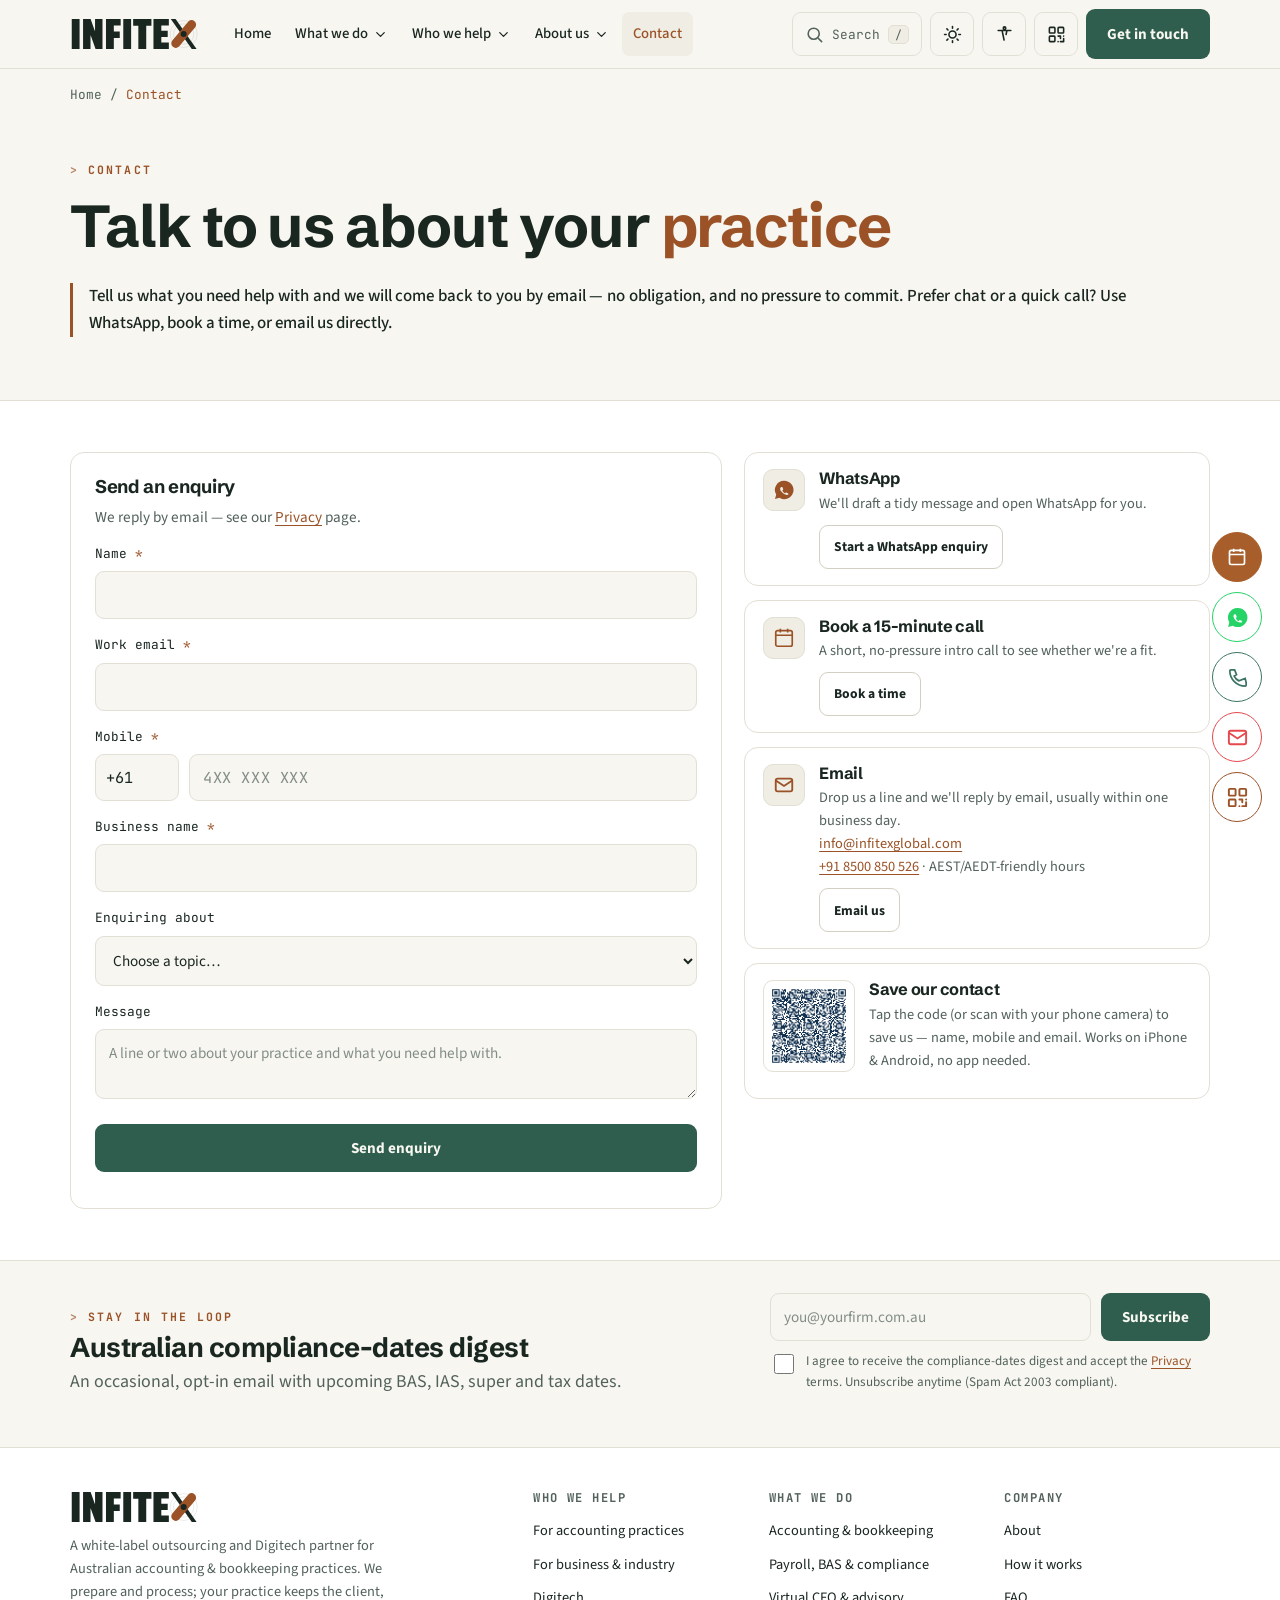
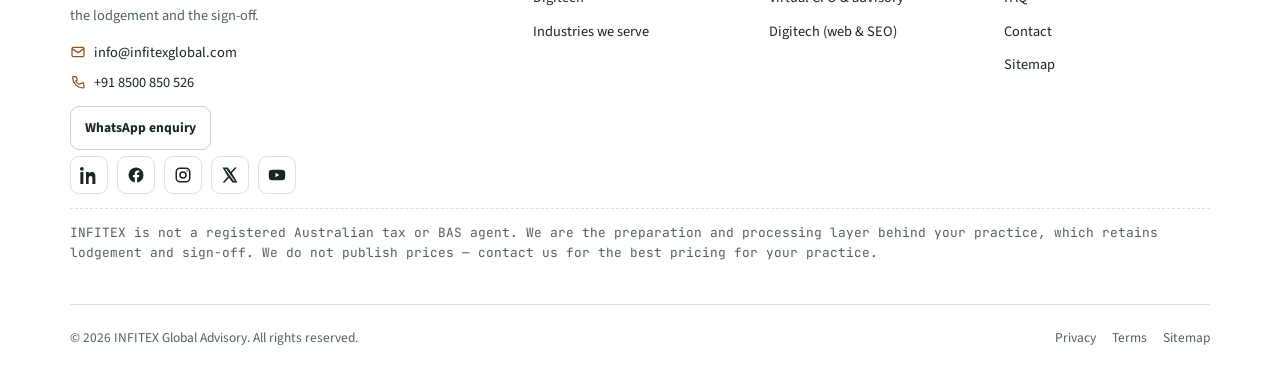
<file: contact.html>
<!doctype html><html lang="en-AU"><head><meta charset="utf-8"><meta name="viewport" content="width=device-width,initial-scale=1,viewport-fit=cover"><title>Contact INFITEX Global Advisory | Outsourced accounting, Australia</title><meta name="description" content="Contact INFITEX Global Advisory — white-label accounting outsourcing and Digitech for Australian practices and businesses. Send an enquiry, WhatsApp, book a call or email us."><meta name="author" content="INFITEX Global Advisory"><meta name="robots" content="index,follow,max-image-preview:large,max-snippet:-1,max-video-preview:-1"><link rel="canonical" href="https://infitexglobal.com/contact.html"><!-- SEO/GEO verification scaffold — replace PLACEHOLDER tokens after deploy --><meta name="google-site-verification" content="GOOGLE_SITE_VERIFICATION"><!-- <meta name="msvalidate.01" content="BING_SITE_VERIFICATION"> --><!-- <meta name="yandex-verification" content="YANDEX_SITE_VERIFICATION"> --><!-- <meta name="p:domain_verify" content="PINTEREST_SITE_VERIFICATION"> --><meta property="og:type" content="website"><meta property="og:site_name" content="INFITEX Global Advisory"><meta property="og:title" content="Contact INFITEX Global Advisory | Outsourced accounting, Australia"><meta property="og:description" content="Contact INFITEX Global Advisory — white-label accounting outsourcing and Digitech for Australian practices and businesses. Send an enquiry, WhatsApp, book a call or email us."><meta property="og:url" content="https://infitexglobal.com/contact.html"><meta property="og:image" content="https://infitexglobal.com/og-image.png"><meta property="og:image:width" content="1200"><meta property="og:image:height" content="630"><meta property="og:image:alt" content="INFITEX Global Advisory — white-label accounting outsourcing for Australian practices"><meta property="og:locale" content="en_AU"><meta name="twitter:card" content="summary_large_image"><meta name="twitter:title" content="Contact INFITEX Global Advisory | Outsourced accounting, Australia"><meta name="twitter:description" content="Contact INFITEX Global Advisory — white-label accounting outsourcing and Digitech for Australian practices and businesses. Send an enquiry, WhatsApp, book a call or email us."><meta name="twitter:image" content="https://infitexglobal.com/og-image.png"><meta name="twitter:image:alt" content="INFITEX Global Advisory"><meta name="theme-color" content="#F7F6F1" media="(prefers-color-scheme: light)"><meta name="theme-color" content="#14211C" media="(prefers-color-scheme: dark)"><link rel="icon" href="favicon.svg" type="image/svg+xml"><link rel="apple-touch-icon" href="favicon.svg"><link rel="sitemap" type="application/xml" title="Sitemap" href="sitemap.xml"><script>(function(){try{var d=document.documentElement;var t=localStorage.getItem('ix-theme')||'light';d.setAttribute('data-theme',t);if(localStorage.getItem('ix-contrast')==='high')d.setAttribute('data-contrast','high');if(localStorage.getItem('ix-grayscale')==='on')d.setAttribute('data-grayscale','on');var ts=localStorage.getItem('ix-textstep');var s=[-2,0,2,4,6];if(ts!==null)d.style.setProperty('--type-scale-step',(s[parseInt(ts,10)]||0)+'px');}catch(e){}})();</script><link rel="preconnect" href="https://fonts.googleapis.com"><link rel="preconnect" href="https://fonts.gstatic.com" crossorigin><link href="https://fonts.googleapis.com/css2?family=Schibsted+Grotesk:wght@500;600;700;800&family=Source+Sans+3:ital,wght@0,400;0,600;1,400&family=JetBrains+Mono:wght@400;500;700&display=swap" rel="stylesheet"><link rel="stylesheet" href="styles.css?v=2b7db34c"><script type="application/ld+json">{"@context":"https://schema.org","@graph":[{"@context":"https://schema.org","@type":"WebPage","@id":"https://infitexglobal.com/contact.html#webpage","url":"https://infitexglobal.com/contact.html","name":"Contact INFITEX Global Advisory | Outsourced accounting, Australia","description":"Contact INFITEX Global Advisory — white-label accounting outsourcing and Digitech for Australian practices and businesses. Send an enquiry, WhatsApp, book a call or email us.","inLanguage":"en-AU","isPartOf":{"@id":"https://infitexglobal.com/#website"},"about":{"@id":"https://infitexglobal.com/#organization"},"speakable":{"@type":"SpeakableSpecification","cssSelector":["h1",".answer-lede"]}},{"@context":"https://schema.org","@type":"ProfessionalService","@id":"https://infitexglobal.com/#organization","name":"INFITEX Global Advisory","alternateName":"INFITEX","slogan":"A finance team that works to your standards.","description":"INFITEX Global Advisory is an India-based, white-label accounting and bookkeeping outsourcing partner for Australian accounting practices and businesses, covering bookkeeping, payroll and STP, BAS and IAS, year-end financials, tax and SMSF, plus management reporting and Virtual CFO. The client practice always retains lodgement and sign-off. A Digitech division provides websites, business email and SEO.","url":"https://infitexglobal.com/","logo":"https://infitexglobal.com/logo.svg","image":"https://infitexglobal.com/og-image.png","email":"info@infitexglobal.com","telephone":"+91-8500-850-526","priceRange":"Contact for a tailored quote","currenciesAccepted":"AUD","areaServed":{"@type":"Country","name":"Australia"},"knowsLanguage":["en-AU","en"],"availableLanguage":["English"],"knowsAbout":["White-label accounting outsourcing","Bookkeeping","Bank reconciliations","Accounts payable and receivable","Payroll","Single Touch Payroll (STP)","BAS preparation","IAS preparation","Year-end financial statements","Company and trust tax returns","SMSF accounting","BGL","Class","Xero","XPM","MYOB","QuickBooks","Reckon","Karbon","Dext","Hubdoc","FYI Docs","Management reporting","Budgeting and forecasting","Cash-flow forecasting","Virtual CFO","Australian tax compliance"],"serviceType":["Accounting outsourcing","Bookkeeping outsourcing","Payroll outsourcing","BAS and IAS preparation","Virtual CFO","Management reporting","Web design and SEO (Digitech)"],"contactPoint":{"@type":"ContactPoint","contactType":"sales","email":"info@infitexglobal.com","telephone":"+91-8500-850-526","areaServed":"AU","availableLanguage":["en-AU","en"]},"address":{"@type":"PostalAddress","addressCountry":"IN"},"sameAs":["https://www.linkedin.com/company/infitexglobal","https://www.facebook.com/infitexglobal","https://www.instagram.com/infitexglobal","https://x.com/infitexglobal","https://www.youtube.com/@infitexglobal"]},{"@context":"https://schema.org","@type":"BreadcrumbList","itemListElement":[{"@type":"ListItem","position":1,"name":"Home","item":"https://infitexglobal.com/index.html"},{"@type":"ListItem","position":2,"name":"Contact","item":"https://infitexglobal.com/contact.html"}]}]}</script></head><body><a class="skip-link" href="#main">Skip to content</a><header class="site-header"><div class="shell header-inner"><a class="brand" href="index.html" aria-label="INFITEX Global Advisory — home"><svg class="brand-logo" viewBox="0 0 309.3 72.0" role="img" aria-label="INFITEX" focusable="false"><g class="brand-word" transform="translate(0 72.00) scale(0.10465 -0.10465)"><g transform="translate(0.0 0)"><path d="M40 0V688H220V0Z"/></g><g transform="translate(260.0 0)"><path d="M327 0 216 310H211V0H40V688H213L309 421H315V688H486V0Z"/></g><g transform="translate(786.0 0)"><path d="M40 0V688H377V540H220V402H356V254H220V0Z"/></g><g transform="translate(1183.0 0)"><path d="M40 0V688H220V0Z"/></g><g transform="translate(1443.0 0)"><path d="M126 0V535H7V688H426V535H307V0Z"/></g><g transform="translate(1876.0 0)"><path d="M40 0V688H393V540H220V421H367V274H220V148H393V0Z"/></g></g><g class="brand-x"><g class="bx-ring" fill="none"><circle cx="273.11" cy="36.00" r="24.48"/><circle cx="273.11" cy="36.00" r="32.40"/></g><path class="bx-ink" d="M 242.15 0.00 L 253.67 0.00 L 304.07 72.00 L 292.55 72.00 Z"/><rect class="bx-acc" x="262.31" y="-4.32" width="21.60" height="80.64" rx="10.80" transform="rotate(40 273.11 36.00)"/><circle class="bx-dot" cx="273.11" cy="36.00" r="7.20"/></g></svg></a><nav class="nav" aria-label="Primary"><a class="nav-link" href="index.html">Home</a><div class="nav-item has-mega"><button type="button" class="nav-link nav-trigger" aria-expanded="false" aria-haspopup="true" aria-controls="mega-what-we-do">What we do<svg class="caret" viewBox="0 0 24 24" aria-hidden="true" focusable="false"><path d="M6 9l6 6 6-6" fill="none" stroke="currentColor" stroke-width="2" stroke-linecap="round" stroke-linejoin="round"/></svg></button><div class="mega-panel" id="mega-what-we-do" role="region" aria-label="What we do"><div class="mega-grid"><div class="mega-col"><p class="mega-h">Accounting & bookkeeping</p><ul><li><a href="outsourcing.html#scope"><span class="mega-t">Bookkeeping & reconciliations</span><span class="mega-d">Books kept accurate, coded and reconciled.</span></a></li><li><a href="outsourcing.html#scope"><span class="mega-t">Accounts payable & receivable</span><span class="mega-d">Bills, invoices and debtor follow-up.</span></a></li><li><a href="outsourcing.html#scope"><span class="mega-t">Year-end financials</span><span class="mega-d">Financial statements to your standards.</span></a></li><li><a href="outsourcing.html#scope"><span class="mega-t">Workpapers</span><span class="mega-d">Clean, traceable workpapers behind every job.</span></a></li></ul></div><div class="mega-col"><p class="mega-h">Payroll, BAS & compliance</p><ul><li><a href="outsourcing.html#scope"><span class="mega-t">Payroll & STP</span><span class="mega-d">Pay runs and Single Touch Payroll, ready to lodge.</span></a></li><li><a href="outsourcing.html#scope"><span class="mega-t">BAS / IAS preparation</span><span class="mega-d">Activity statements drafted for your sign-off.</span></a></li><li><a href="outsourcing.html#scope"><span class="mega-t">Company & trust tax returns</span><span class="mega-d">Returns prepared; your agent signs and lodges.</span></a></li><li><a href="outsourcing.html#scope"><span class="mega-t">SMSF accounts (BGL/Class)</span><span class="mega-d">Self-managed super fund accounts & workpapers.</span></a></li></ul></div><div class="mega-col"><p class="mega-h">Advisory & Virtual CFO</p><ul><li><a href="industry.html#vcfo"><span class="mega-t">Virtual CFO</span><span class="mega-d">Senior finance leadership, fractionally.</span></a></li><li><a href="industry.html#what"><span class="mega-t">Management accounts & reporting</span><span class="mega-d">Monthly, decision-ready reporting.</span></a></li><li><a href="industry.html#what"><span class="mega-t">Budgeting & forecasting</span><span class="mega-d">Budgets, rolling forecasts and scenarios.</span></a></li><li><a href="industry.html#vcfo"><span class="mega-t">Cash-flow management</span><span class="mega-d">13-week cash-flow and working-capital visibility.</span></a></li></ul></div><div class="mega-col"><p class="mega-h">Digitech</p><ul><li><a href="digitech.html#services"><span class="mega-t">Web design & build</span><span class="mega-d">Fast, accessible, mobile-first websites.</span></a></li><li><a href="digitech.html#services"><span class="mega-t">Domains, hosting & email</span><span class="mega-d">Set up and managed for you.</span></a></li><li><a href="digitech.html#services"><span class="mega-t">SEO & Google Business Profile</span><span class="mega-d">Be found by local clients.</span></a></li><li><a href="digitech.html#services"><span class="mega-t">Care & maintenance</span><span class="mega-d">Updates, backups and ongoing changes.</span></a></li></ul></div></div></div></div><div class="nav-item has-mega"><button type="button" class="nav-link nav-trigger" aria-expanded="false" aria-haspopup="true" aria-controls="mega-who-we-help">Who we help<svg class="caret" viewBox="0 0 24 24" aria-hidden="true" focusable="false"><path d="M6 9l6 6 6-6" fill="none" stroke="currentColor" stroke-width="2" stroke-linecap="round" stroke-linejoin="round"/></svg></button><div class="mega-panel" id="mega-who-we-help" role="region" aria-label="Who we help"><div class="mega-grid"><div class="mega-col"><p class="mega-h">By audience</p><ul><li><a href="outsourcing.html"><span class="mega-t">For accounting practices</span><span class="mega-d">White-label back office for your firm.</span></a></li><li><a href="industry.html"><span class="mega-t">For business & industry</span><span class="mega-d">A dedicated outsourced finance team.</span></a></li><li><a href="digitech.html"><span class="mega-t">Digitech</span><span class="mega-d">Web, email & SEO for client-facing growth.</span></a></li></ul></div><div class="mega-col"><p class="mega-h">Industries we serve</p><ul><li><a href="industry.html#industries"><span class="mega-t">Construction & trades</span><span class="mega-d">Job costing, payroll and BAS.</span></a></li><li><a href="industry.html#industries"><span class="mega-t">Retail & e-commerce</span><span class="mega-d">High-volume reconciliations and reporting.</span></a></li><li><a href="industry.html#industries"><span class="mega-t">Professional services</span><span class="mega-d">Clean books and management accounts.</span></a></li><li><a href="industry.html#industries"><span class="mega-t">Healthcare & allied health</span><span class="mega-d">Compliant bookkeeping and payroll.</span></a></li></ul></div></div></div></div><div class="nav-item has-mega"><button type="button" class="nav-link nav-trigger" aria-expanded="false" aria-haspopup="true" aria-controls="mega-about-us">About us<svg class="caret" viewBox="0 0 24 24" aria-hidden="true" focusable="false"><path d="M6 9l6 6 6-6" fill="none" stroke="currentColor" stroke-width="2" stroke-linecap="round" stroke-linejoin="round"/></svg></button><div class="mega-panel" id="mega-about-us" role="region" aria-label="About us"><div class="mega-grid"><div class="mega-col"><p class="mega-h">Company</p><ul><li><a href="about.html"><span class="mega-t">About INFITEX</span><span class="mega-d">A dependable extension of your team, native to your stack.</span></a></li><li><a href="about.html#vmb"><span class="mega-t">Vision, mission & values</span><span class="mega-d">What we stand for and how we work.</span></a></li></ul></div><div class="mega-col"><p class="mega-h">Proof & answers</p><ul><li><a href="index.html#testimonials"><span class="mega-t">Our stories</span><span class="mega-d">What practices and businesses say about us.</span></a></li><li><a href="index.html#faq"><span class="mega-t">FAQ</span><span class="mega-d">Honest answers on the compliance line, security and how we work.</span></a></li></ul></div></div></div></div><a class="nav-link" href="contact.html" aria-current="page">Contact</a></nav><div class="header-tools"><button class="icon-btn search-btn" data-open-search aria-label="Search the site"><svg viewBox="0 0 24 24" fill="none" stroke="currentColor" stroke-width="2" stroke-linecap="round"><circle cx="11" cy="11" r="7"/><path d="M21 21l-4-4"/></svg><span>Search</span><kbd>/</kbd></button><button class="icon-btn" data-theme-toggle aria-label="Toggle light or dark theme" aria-pressed="false"><svg viewBox="0 0 24 24" fill="none" stroke="currentColor" stroke-width="2" stroke-linecap="round"><circle cx="12" cy="12" r="4.5"/><path d="M12 2v2M12 20v2M2 12h2M20 12h2M4.9 4.9l1.4 1.4M17.7 17.7l1.4 1.4M19.1 4.9l-1.4 1.4M6.3 17.7l-1.4 1.4"/></svg></button><button class="icon-btn" data-open-a11y aria-label="Open accessibility settings"><svg viewBox="0 0 24 24" fill="none" stroke="currentColor" stroke-width="2" stroke-linecap="round"><circle cx="12" cy="4" r="1.6"/><path d="M4 7h16M9 7l1 5 1.5 7M15 7l-1 5"/></svg></button><button class="icon-btn qr-header-btn" data-open-qr aria-label="Show QR code to save our contact" title="Save our contact (QR)"><svg viewBox="0 0 24 24" fill="none" stroke="currentColor" stroke-width="2" stroke-linecap="round" stroke-linejoin="round"><rect x="3" y="3" width="7" height="7" rx="1"/><rect x="14" y="3" width="7" height="7" rx="1"/><rect x="3" y="14" width="7" height="7" rx="1"/><path d="M14 14h3v3M21 14v.01M14 21h.01M17 21h4v-4M21 17v.01"/></svg></button><a class="btn btn-primary header-cta" href="contact.html">Get in touch</a><button class="icon-btn hamburger" data-open-nav aria-label="Open menu" aria-expanded="false"><svg viewBox="0 0 24 24" fill="none" stroke="currentColor" stroke-width="2" stroke-linecap="round"><path d="M3 6h18M3 12h18M3 18h18"/></svg></button></div></div></header><div class="mobile-nav" id="mobileNav" aria-hidden="true"><div class="mobile-nav-top"><a class="brand" href="index.html" aria-label="INFITEX home"><svg class="brand-logo" viewBox="0 0 309.3 72.0" role="img" aria-label="INFITEX" focusable="false"><g class="brand-word" transform="translate(0 72.00) scale(0.10465 -0.10465)"><g transform="translate(0.0 0)"><path d="M40 0V688H220V0Z"/></g><g transform="translate(260.0 0)"><path d="M327 0 216 310H211V0H40V688H213L309 421H315V688H486V0Z"/></g><g transform="translate(786.0 0)"><path d="M40 0V688H377V540H220V402H356V254H220V0Z"/></g><g transform="translate(1183.0 0)"><path d="M40 0V688H220V0Z"/></g><g transform="translate(1443.0 0)"><path d="M126 0V535H7V688H426V535H307V0Z"/></g><g transform="translate(1876.0 0)"><path d="M40 0V688H393V540H220V421H367V274H220V148H393V0Z"/></g></g><g class="brand-x"><g class="bx-ring" fill="none"><circle cx="273.11" cy="36.00" r="24.48"/><circle cx="273.11" cy="36.00" r="32.40"/></g><path class="bx-ink" d="M 242.15 0.00 L 253.67 0.00 L 304.07 72.00 L 292.55 72.00 Z"/><rect class="bx-acc" x="262.31" y="-4.32" width="21.60" height="80.64" rx="10.80" transform="rotate(40 273.11 36.00)"/><circle class="bx-dot" cx="273.11" cy="36.00" r="7.20"/></g></svg></a><button class="icon-btn" data-close-nav aria-label="Close menu"><svg viewBox="0 0 24 24" fill="none" stroke="currentColor" stroke-width="2" stroke-linecap="round"><path d="M6 6l12 12M18 6L6 18"/></svg></button></div><nav aria-label="Mobile"><a class="m-link" href="index.html">Home</a><div class="m-acc"><button type="button" class="m-acc-btn" aria-expanded="false" aria-controls="macc-what-we-do">What we do<svg class="caret" viewBox="0 0 24 24" aria-hidden="true" focusable="false"><path d="M6 9l6 6 6-6" fill="none" stroke="currentColor" stroke-width="2" stroke-linecap="round" stroke-linejoin="round"/></svg></button><div class="m-acc-panel" id="macc-what-we-do"><p class="m-group">Accounting & bookkeeping</p><a class="m-sublink" href="outsourcing.html#scope">Bookkeeping & reconciliations</a><a class="m-sublink" href="outsourcing.html#scope">Accounts payable & receivable</a><a class="m-sublink" href="outsourcing.html#scope">Year-end financials</a><a class="m-sublink" href="outsourcing.html#scope">Workpapers</a><p class="m-group">Payroll, BAS & compliance</p><a class="m-sublink" href="outsourcing.html#scope">Payroll & STP</a><a class="m-sublink" href="outsourcing.html#scope">BAS / IAS preparation</a><a class="m-sublink" href="outsourcing.html#scope">Company & trust tax returns</a><a class="m-sublink" href="outsourcing.html#scope">SMSF accounts (BGL/Class)</a><p class="m-group">Advisory & Virtual CFO</p><a class="m-sublink" href="industry.html#vcfo">Virtual CFO</a><a class="m-sublink" href="industry.html#what">Management accounts & reporting</a><a class="m-sublink" href="industry.html#what">Budgeting & forecasting</a><a class="m-sublink" href="industry.html#vcfo">Cash-flow management</a><p class="m-group">Digitech</p><a class="m-sublink" href="digitech.html#services">Web design & build</a><a class="m-sublink" href="digitech.html#services">Domains, hosting & email</a><a class="m-sublink" href="digitech.html#services">SEO & Google Business Profile</a><a class="m-sublink" href="digitech.html#services">Care & maintenance</a></div></div><div class="m-acc"><button type="button" class="m-acc-btn" aria-expanded="false" aria-controls="macc-who-we-help">Who we help<svg class="caret" viewBox="0 0 24 24" aria-hidden="true" focusable="false"><path d="M6 9l6 6 6-6" fill="none" stroke="currentColor" stroke-width="2" stroke-linecap="round" stroke-linejoin="round"/></svg></button><div class="m-acc-panel" id="macc-who-we-help"><p class="m-group">By audience</p><a class="m-sublink" href="outsourcing.html">For accounting practices</a><a class="m-sublink" href="industry.html">For business & industry</a><a class="m-sublink" href="digitech.html">Digitech</a><p class="m-group">Industries we serve</p><a class="m-sublink" href="industry.html#industries">Construction & trades</a><a class="m-sublink" href="industry.html#industries">Retail & e-commerce</a><a class="m-sublink" href="industry.html#industries">Professional services</a><a class="m-sublink" href="industry.html#industries">Healthcare & allied health</a></div></div><div class="m-acc"><button type="button" class="m-acc-btn" aria-expanded="false" aria-controls="macc-about-us">About us<svg class="caret" viewBox="0 0 24 24" aria-hidden="true" focusable="false"><path d="M6 9l6 6 6-6" fill="none" stroke="currentColor" stroke-width="2" stroke-linecap="round" stroke-linejoin="round"/></svg></button><div class="m-acc-panel" id="macc-about-us"><p class="m-group">Company</p><a class="m-sublink" href="about.html">About INFITEX</a><a class="m-sublink" href="about.html#vmb">Vision, mission & values</a><p class="m-group">Proof & answers</p><a class="m-sublink" href="index.html#testimonials">Our stories</a><a class="m-sublink" href="index.html#faq">FAQ</a></div></div><a class="m-link" href="contact.html">Contact</a></nav><div style="margin-top:24px;display:flex;gap:10px;flex-wrap:wrap"><button class="btn btn-ghost" data-open-wa>WhatsApp us</button><a class="btn btn-primary" href="contact.html">Get in touch</a></div></div><main id="main"><div class="shell"><nav class="crumbs" aria-label="Breadcrumb"><a href="index.html">Home</a> / <span>Contact</span></nav></div><section class="hero"><div class="shell"><span class="eyebrow">Contact</span><h1>Talk to us about your <span class="accent">practice</span></h1><p class="answer-lede">Tell us what you need help with and we will come back to you by email — no obligation, and no pressure to commit. Prefer chat or a quick call? Use WhatsApp, book a time, or email us directly.</p></div></section><section class="section alt" id="contact" aria-label="Contact form and options"><div class="shell"><div class="contact-grid"><form id="contactForm" class="card" novalidate><h3 class="mt-0">Send an enquiry</h3><p class="form-note" style="margin:4px 0 14px">We reply by email — see our <a href="privacy.html">Privacy</a> page.</p><div class="form-row"><label class="lbl" for="contact-name">Name <span class="req">*</span></label><input class="input" id="contact-name" name="name" type="text" autocomplete="name" required><span class="field-err">Please enter your name (letters, at least 2 characters).</span></div><div class="form-row"><label class="lbl" for="contact-email">Work email <span class="req">*</span></label><input class="input" id="contact-email" name="email" type="email" autocomplete="email" inputmode="email" required><span class="field-err">Please enter a valid email address.</span></div><div class="form-row"><label class="lbl" for="contact-mobile">Mobile <span class="req">*</span></label><div class="tel-wrap"><div class="cc-combo" data-cc><input class="cc-input" type="text" inputmode="tel" aria-label="Country dialing code" value="+61" autocomplete="off"><div class="cc-list" role="listbox" aria-label="Country dialing codes"></div></div><input class="input tel-num" id="contact-mobile" name="mobile_local" type="tel" inputmode="numeric" maxlength="10" placeholder="4XX XXX XXX" aria-label="Mobile number (10 digits)"></div><span class="field-err">Enter a 10-digit mobile number (digits only).</span></div><div class="form-row"><label class="lbl" for="contact-company">Business name <span class="req">*</span></label><input class="input" id="contact-company" name="company" type="text" autocomplete="organization" required><span class="field-err">Please enter your business name.</span></div><div class="form-row"><label class="lbl" for="contact-interest">Enquiring about</label><select class="input" id="contact-interest" name="interest"><option value="">Choose a topic…</option><option>Accounting outsourcing</option><option>Bookkeeping &amp; reconciliations</option><option>Payroll &amp; STP</option><option>BAS / IAS preparation</option><option>Year-end financials &amp; tax</option><option>SMSF accounts</option><option>A low-risk pilot</option><option>Digitech (website / SEO)</option><option>Something else</option></select></div><div class="form-row"><label class="lbl" for="contact-message">Message</label><textarea class="input" id="contact-message" name="message" placeholder="A line or two about your practice and what you need help with."></textarea><span class="field-err">Please add a short message (at least 10 characters).</span></div><input type="text" class="hp" name="botcheck" tabindex="-1" autocomplete="off" aria-hidden="true"><button type="submit" class="btn btn-primary btn-block">Send enquiry</button><p class="form-status" id="contactStatus" role="status"></p></form><div class="contact-cards contact-cards--compact"><article class="card cc-row"><div class="ico"><svg viewBox="0 0 24 24" fill="currentColor"><path d="M12 2a9.9 9.9 0 0 0-8.5 15l-1.3 4.8 4.9-1.3A10 10 0 1 0 12 2Zm5.6 14.1c-.2.6-1.2 1.2-1.7 1.2s-1 .2-3.3-.7-3.7-3.2-3.8-3.4-1-1.3-1-2.4.6-1.7.8-1.9.4-.3.6-.3h.5c.2 0 .4 0 .6.5l.8 1.9c.1.2.1.4 0 .5l-.3.5-.4.4c-.1.1-.3.3-.1.5l.9 1.4c.6.9 1.4 1.2 1.6 1.3s.4.1.5 0l.7-.8c.2-.2.3-.2.5-.1l1.7.8c.2.1.4.2.4.3.1.2.1.7-.1 1.3Z"/></svg></div><div class="cc-body"><h3>WhatsApp</h3><p>We'll draft a tidy message and open WhatsApp for you.</p><button class="btn btn-ghost btn-sm" data-open-wa>Start a WhatsApp enquiry</button></div></article><article class="card cc-row"><div class="ico"><svg viewBox="0 0 24 24" fill="none" stroke="currentColor" stroke-width="1.8"><rect x="3" y="4" width="18" height="17" rx="2"/><path d="M3 9h18M8 2v4M16 2v4"/></svg></div><div class="cc-body"><h3>Book a 15-minute call</h3><p>A short, no-pressure intro call to see whether we're a fit.</p><a class="btn btn-ghost btn-sm" data-booking href="contact.html">Book a time</a></div></article><article class="card cc-row"><div class="ico"><svg viewBox="0 0 24 24" fill="none" stroke="currentColor" stroke-width="2"><rect x="3" y="5" width="18" height="14" rx="2"/><path d="M3 7l9 6 9-6"/></svg></div><div class="cc-body"><h3>Email</h3><p>Drop us a line and we'll reply by email, usually within one business day.<br><a href="mailto:info@infitexglobal.com">info@infitexglobal.com</a><br><a href="tel:+918500850526">+91 8500 850 526</a> · AEST/AEDT-friendly hours</p><button class="btn btn-ghost btn-sm" data-open-mail>Email us</button></div></article><article class="card cc-row cc-qr"><button type="button" class="qr-mini" data-open-qr aria-label="Show QR code to save our contact"><img src="infitex-contact-qr.svg" alt="QR code to save INFITEX Global Advisory contact details" width="92" height="92" loading="lazy"></button><div class="cc-body"><h3>Save our contact</h3><p>Tap the code (or scan with your phone camera) to save us — name, mobile and email. Works on iPhone &amp; Android, no app needed.</p></div></article></div></div></div></section><section class="section" id="subscribe" aria-labelledby="subscribe-title"><div class="shell"><div class="subscribe-block subscribe-row"><div class="sb-text"><span class="eyebrow">Stay in the loop</span><h2 class="section-title" id="subscribe-title">Australian compliance-dates digest</h2><p class="lead" style="margin:0">An occasional, opt-in email with upcoming BAS, IAS, super and tax dates.</p></div><form id="subscribeForm" class="fs-form" novalidate><div class="fs-row"><label class="sr-only" for="sub-email">Email</label><input class="input" id="sub-email" name="email" type="email" inputmode="email" autocomplete="email" placeholder="you@yourfirm.com.au" required><button type="submit" class="btn btn-primary">Subscribe</button></div><label class="optin"><input type="checkbox" required><span>I agree to receive the compliance-dates digest and accept the <a href="privacy.html">Privacy</a> terms. Unsubscribe anytime (Spam Act 2003 compliant).</span></label><p class="form-status" id="subStatus" role="status"></p></form></div></div></section></main><dialog id="a11yDialog" aria-label="Accessibility settings"><div class="dialog-card"><div class="dialog-head"><h2>Accessibility</h2><button class="icon-btn" data-close aria-label="Close"><svg viewBox="0 0 24 24" fill="none" stroke="currentColor" stroke-width="2" stroke-linecap="round"><path d="M6 6l12 12M18 6L6 18"/></svg></button></div><div class="dialog-body"><div class="form-row"><label class="lbl">Text size</label><div style="display:flex;gap:8px"><button class="btn btn-ghost" data-text="dec" aria-label="Decrease text size">A–</button><button class="btn btn-ghost" data-text="reset" aria-label="Reset text size">Reset</button><button class="btn btn-ghost" data-text="inc" aria-label="Increase text size">A+</button></div></div><div class="form-row"><label class="lbl">Theme</label><button class="btn btn-ghost" data-theme-toggle aria-pressed="false"><span data-theme-label>Light</span> mode</button></div><div class="form-row"><label class="lbl">High contrast</label><button class="btn btn-ghost" data-contrast-toggle aria-pressed="false">Toggle high contrast</button></div><div class="form-row"><label class="lbl">Grayscale</label><button class="btn btn-ghost" data-gray-toggle aria-pressed="false">Toggle grayscale</button></div><p class="form-note">Your preferences are saved on this device.</p></div></div></dialog><dialog id="waDialog" aria-label="WhatsApp enquiry"><div class="dialog-card"><form id="waForm" novalidate><div class="dialog-head"><h2>WhatsApp enquiry</h2><button type="button" class="icon-btn" data-close aria-label="Close"><svg viewBox="0 0 24 24" fill="none" stroke="currentColor" stroke-width="2" stroke-linecap="round"><path d="M6 6l12 12M18 6L6 18"/></svg></button></div><div class="dialog-body"><p class="form-note" style="margin-bottom:16px">We'll draft a tidy message and open WhatsApp for you to send.</p><div class="form-row"><label class="lbl" for="wa-name">Name <span class="req">*</span></label><input class="input" id="wa-name" name="name" type="text" autocomplete="name" required><span class="field-err">Please enter your name (letters, at least 2 characters).</span></div><div class="form-row"><label class="lbl" for="wa-email">Work email <span class="req">*</span></label><input class="input" id="wa-email" name="email" type="email" autocomplete="email" inputmode="email" required><span class="field-err">Please enter a valid email address.</span></div><div class="form-row"><label class="lbl" for="wa-mobile">Mobile <span class="req">*</span></label><div class="tel-wrap"><div class="cc-combo" data-cc><input class="cc-input" type="text" inputmode="tel" aria-label="Country dialing code" value="+61" autocomplete="off"><div class="cc-list" role="listbox" aria-label="Country dialing codes"></div></div><input class="input tel-num" id="wa-mobile" name="mobile_local" type="tel" inputmode="numeric" maxlength="10" placeholder="4XX XXX XXX" aria-label="Mobile number (10 digits)"></div><span class="field-err">Enter a 10-digit mobile number (digits only).</span></div><div class="form-row"><label class="lbl" for="wa-company">Business name <span class="req">*</span></label><input class="input" id="wa-company" name="company" type="text" autocomplete="organization" required><span class="field-err">Please enter your business name.</span></div><div class="form-row"><label class="lbl" for="wa-interest">Enquiring about</label><select class="input" id="wa-interest" name="interest"><option value="">Choose a topic…</option><option>Accounting outsourcing</option><option>Bookkeeping &amp; reconciliations</option><option>Payroll &amp; STP</option><option>BAS / IAS preparation</option><option>Year-end financials &amp; tax</option><option>SMSF accounts</option><option>A low-risk pilot</option><option>Digitech (website / SEO)</option><option>Something else</option></select></div><div class="form-row"><label class="lbl" for="wa-message">Message</label><textarea class="input" id="wa-message" name="message" placeholder="A line or two about your practice and what you need help with."></textarea><span class="field-err">Please add a short message (at least 10 characters).</span></div><input type="text" class="hp" name="botcheck" tabindex="-1" autocomplete="off" aria-hidden="true"><p class="form-status" id="waStatus" role="status"></p></div><div class="dialog-foot"><button type="button" class="btn btn-ghost" data-close>Cancel</button><button type="submit" class="btn btn-primary">Draft &amp; open WhatsApp</button></div></form></div></dialog><dialog id="mailDialog" aria-label="Email enquiry"><div class="dialog-card"><form id="mailForm" novalidate><div class="dialog-head"><h2>Email enquiry</h2><button type="button" class="icon-btn" data-close aria-label="Close"><svg viewBox="0 0 24 24" fill="none" stroke="currentColor" stroke-width="2" stroke-linecap="round"><path d="M6 6l12 12M18 6L6 18"/></svg></button></div><div class="dialog-body"><p class="form-note" style="margin-bottom:16px">We'll draft a tidy email and open your mail app for you to send.</p><div class="form-row"><label class="lbl" for="mail-name">Name <span class="req">*</span></label><input class="input" id="mail-name" name="name" type="text" autocomplete="name" required><span class="field-err">Please enter your name (letters, at least 2 characters).</span></div><div class="form-row"><label class="lbl" for="mail-email">Work email <span class="req">*</span></label><input class="input" id="mail-email" name="email" type="email" autocomplete="email" inputmode="email" required><span class="field-err">Please enter a valid email address.</span></div><div class="form-row"><label class="lbl" for="mail-mobile">Mobile <span class="req">*</span></label><div class="tel-wrap"><div class="cc-combo" data-cc><input class="cc-input" type="text" inputmode="tel" aria-label="Country dialing code" value="+61" autocomplete="off"><div class="cc-list" role="listbox" aria-label="Country dialing codes"></div></div><input class="input tel-num" id="mail-mobile" name="mobile_local" type="tel" inputmode="numeric" maxlength="10" placeholder="4XX XXX XXX" aria-label="Mobile number (10 digits)"></div><span class="field-err">Enter a 10-digit mobile number (digits only).</span></div><div class="form-row"><label class="lbl" for="mail-company">Business name <span class="req">*</span></label><input class="input" id="mail-company" name="company" type="text" autocomplete="organization" required><span class="field-err">Please enter your business name.</span></div><div class="form-row"><label class="lbl" for="mail-interest">Enquiring about</label><select class="input" id="mail-interest" name="interest"><option value="">Choose a topic…</option><option>Accounting outsourcing</option><option>Bookkeeping &amp; reconciliations</option><option>Payroll &amp; STP</option><option>BAS / IAS preparation</option><option>Year-end financials &amp; tax</option><option>SMSF accounts</option><option>A low-risk pilot</option><option>Digitech (website / SEO)</option><option>Something else</option></select></div><div class="form-row"><label class="lbl" for="mail-message">Message</label><textarea class="input" id="mail-message" name="message" placeholder="A line or two about your practice and what you need help with."></textarea><span class="field-err">Please add a short message (at least 10 characters).</span></div><input type="text" class="hp" name="botcheck" tabindex="-1" autocomplete="off" aria-hidden="true"><p class="form-status" id="mailStatus" role="status"></p></div><div class="dialog-foot"><button type="button" class="btn btn-ghost" data-close>Cancel</button><button type="submit" class="btn btn-primary">Draft &amp; open email</button></div></form></div></dialog><dialog id="qrDialog" aria-label="Save our contact"><div class="dialog-card qr-dialog-card"><div class="dialog-head"><h2>Save our contact</h2><button type="button" class="icon-btn" data-close aria-label="Close"><svg viewBox="0 0 24 24" fill="none" stroke="currentColor" stroke-width="2" stroke-linecap="round"><path d="M6 6l12 12M18 6L6 18"/></svg></button></div><div class="dialog-body" style="text-align:center"><p class="form-note" style="margin-bottom:16px">Scan with your phone camera — iPhone or Android — to save INFITEX Global Advisory to your contacts.</p><div class="qr-dialog-img"><img src="infitex-contact-qr.svg" alt="QR code to save INFITEX Global Advisory contact details" width="220" height="220"></div><p class="form-note" style="margin-top:14px">Or reach us directly:<br><a href="mailto:info@infitexglobal.com">info@infitexglobal.com</a> · <a href="tel:+918500850526">+91 8500 850 526</a></p></div></div></dialog><div class="search-overlay" id="searchOverlay" aria-hidden="true" role="dialog" aria-label="Search"><div class="search-panel"><div class="search-input-row"><svg viewBox="0 0 24 24" fill="none" stroke="currentColor" stroke-width="2" stroke-linecap="round"><circle cx="11" cy="11" r="7"/><path d="M21 21l-4-4"/></svg><input id="searchInput" type="text" placeholder="Search pages, services, FAQs…" aria-label="Search" autocomplete="off"></div><div class="search-results" id="searchResults"></div><div class="search-foot"><span>Up / Down to navigate</span><span>Enter to open</span><span>Esc to close</span></div></div></div><div class="fab"><a class="fab-cta" data-booking href="contact.html" data-fab-label="Book a 15-min call" role="button" aria-label="Book a 15-min call"><svg viewBox="0 0 24 24" fill="none" stroke="currentColor" stroke-width="2"><rect x="3" y="4" width="18" height="17" rx="2"/><path d="M3 9h18M8 2v4M16 2v4"/></svg></a><a class="wa" href="#" data-open-wa data-fab-label="WhatsApp us" role="button" aria-label="WhatsApp us"><svg viewBox="0 0 24 24" fill="currentColor"><path d="M12 2a9.9 9.9 0 0 0-8.5 15l-1.3 4.8 4.9-1.3A10 10 0 1 0 12 2Zm5.6 14.1c-.2.6-1.2 1.2-1.7 1.2s-1 .2-3.3-.7-3.7-3.2-3.8-3.4-1-1.3-1-2.4.6-1.7.8-1.9.4-.3.6-.3h.5c.2 0 .4 0 .6.5l.8 1.9c.1.2.1.4 0 .5l-.3.5-.4.4c-.1.1-.3.3-.1.5l.9 1.4c.6.9 1.4 1.2 1.6 1.3s.4.1.5 0l.7-.8c.2-.2.3-.2.5-.1l1.7.8c.2.1.4.2.4.3.1.2.1.7-.1 1.3Z"/></svg></a><a class="callfab" href="tel:+918500850526" data-fab-label="Call +91 8500 850 526" aria-label="Call +91 8500 850 526"><svg viewBox="0 0 24 24" fill="none" stroke="currentColor" stroke-width="1.8"><path d="M5 4h4l2 5-2.5 1.5a11 11 0 0 0 5 5L20 13l1 4v3a1 1 0 0 1-1 1A16 16 0 0 1 4 5a1 1 0 0 1 1-1Z"/></svg></a><button class="mailfab" data-open-mail data-fab-label="Email us" aria-label="Email us"><svg viewBox="0 0 24 24" fill="none" stroke="currentColor" stroke-width="2"><rect x="3" y="5" width="18" height="14" rx="2"/><path d="M3 7l9 6 9-6"/></svg></button><button class="qrfab" data-open-qr data-fab-label="Save our contact" aria-label="Show QR code to save our contact"><svg viewBox="0 0 24 24" fill="none" stroke="currentColor" stroke-width="2" stroke-linecap="round" stroke-linejoin="round"><rect x="3" y="3" width="7" height="7" rx="1"/><rect x="14" y="3" width="7" height="7" rx="1"/><rect x="3" y="14" width="7" height="7" rx="1"/><path d="M14 14h3v3M21 14v.01M14 21h.01M17 21h4v-4M21 17v.01"/></svg></button><button id="backTop" aria-label="Back to top"><svg viewBox="0 0 24 24" fill="none" stroke="currentColor" stroke-width="2" stroke-linecap="round"><path d="M12 19V5M5 12l7-7 7 7"/></svg></button></div><footer class="site-footer"><div class="shell"><div class="footer-top"><div class="footer-brand"><a class="brand" href="index.html" aria-label="INFITEX home"><svg class="brand-logo" viewBox="0 0 309.3 72.0" role="img" aria-label="INFITEX" focusable="false"><g class="brand-word" transform="translate(0 72.00) scale(0.10465 -0.10465)"><g transform="translate(0.0 0)"><path d="M40 0V688H220V0Z"/></g><g transform="translate(260.0 0)"><path d="M327 0 216 310H211V0H40V688H213L309 421H315V688H486V0Z"/></g><g transform="translate(786.0 0)"><path d="M40 0V688H377V540H220V402H356V254H220V0Z"/></g><g transform="translate(1183.0 0)"><path d="M40 0V688H220V0Z"/></g><g transform="translate(1443.0 0)"><path d="M126 0V535H7V688H426V535H307V0Z"/></g><g transform="translate(1876.0 0)"><path d="M40 0V688H393V540H220V421H367V274H220V148H393V0Z"/></g></g><g class="brand-x"><g class="bx-ring" fill="none"><circle cx="273.11" cy="36.00" r="24.48"/><circle cx="273.11" cy="36.00" r="32.40"/></g><path class="bx-ink" d="M 242.15 0.00 L 253.67 0.00 L 304.07 72.00 L 292.55 72.00 Z"/><rect class="bx-acc" x="262.31" y="-4.32" width="21.60" height="80.64" rx="10.80" transform="rotate(40 273.11 36.00)"/><circle class="bx-dot" cx="273.11" cy="36.00" r="7.20"/></g></svg></a><p class="footer-blurb">A white-label outsourcing and Digitech partner for Australian accounting &amp; bookkeeping practices. We prepare and process; your practice keeps the client, the lodgement and the sign-off.</p><ul class="footer-contact"><li><svg viewBox="0 0 24 24" fill="none" stroke="currentColor" stroke-width="2"><rect x="3" y="5" width="18" height="14" rx="2"/><path d="M3 7l9 6 9-6"/></svg><a href="mailto:info@infitexglobal.com">info@infitexglobal.com</a></li><li><svg viewBox="0 0 24 24" fill="none" stroke="currentColor" stroke-width="1.8"><path d="M5 4h4l2 5-2.5 1.5a11 11 0 0 0 5 5L20 13l1 4v3a1 1 0 0 1-1 1A16 16 0 0 1 4 5a1 1 0 0 1 1-1Z"/></svg><a href="tel:+918500850526">+91 8500 850 526</a></li></ul><button class="btn btn-ghost btn-sm" data-open-wa>WhatsApp enquiry</button><div class="socials"><a href="https://www.linkedin.com/company/infitexglobal" aria-label="INFITEX on LinkedIn" rel="me noopener" target="_blank"><svg viewBox="0 0 24 24" fill="currentColor"><path d="M4.98 3.5A2.5 2.5 0 1 1 0 3.5a2.5 2.5 0 0 1 4.98 0ZM.5 8h4V24h-4V8Zm7.5 0h3.8v2.2h.1c.5-1 1.8-2.2 3.8-2.2 4 0 4.8 2.6 4.8 6V24h-4v-6.9c0-1.7 0-3.8-2.3-3.8s-2.7 1.8-2.7 3.7V24H8V8Z"/></svg></a><a href="https://www.facebook.com/infitexglobal" aria-label="INFITEX on Facebook" rel="me noopener" target="_blank"><svg viewBox="0 0 24 24" fill="currentColor"><path d="M22 12a10 10 0 1 0-11.6 9.9v-7H7.9V12h2.5V9.8c0-2.5 1.5-3.9 3.8-3.9 1.1 0 2.2.2 2.2.2v2.5h-1.3c-1.2 0-1.6.8-1.6 1.6V12h2.8l-.4 2.9h-2.4v7A10 10 0 0 0 22 12Z"/></svg></a><a href="https://www.instagram.com/infitexglobal" aria-label="INFITEX on Instagram" rel="me noopener" target="_blank"><svg viewBox="0 0 24 24" fill="none" stroke="currentColor" stroke-width="2"><rect x="3" y="3" width="18" height="18" rx="5"/><circle cx="12" cy="12" r="4"/><circle cx="17.5" cy="6.5" r="1" fill="currentColor" stroke="none"/></svg></a><a href="https://x.com/infitexglobal" aria-label="INFITEX on X" rel="me noopener" target="_blank"><svg viewBox="0 0 24 24" fill="currentColor"><path d="M18.2 2H21l-6.5 7.4L22 22h-6.8l-4.7-6.2L5 22H2.2l7-8L2 2h6.9l4.3 5.7L18.2 2Zm-1.2 18h1.5L7.1 3.9H5.5L17 20Z"/></svg></a><a href="https://www.youtube.com/@infitexglobal" aria-label="INFITEX on YouTube" rel="me noopener" target="_blank"><svg viewBox="0 0 24 24" fill="currentColor"><path d="M23 12s0-3.2-.4-4.7a2.5 2.5 0 0 0-1.8-1.8C19.3 5 12 5 12 5s-7.3 0-8.8.4A2.5 2.5 0 0 0 1.4 7.2C1 8.8 1 12 1 12s0 3.2.4 4.7a2.5 2.5 0 0 0 1.8 1.8C4.7 19 12 19 12 19s7.3 0 8.8-.4a2.5 2.5 0 0 0 1.8-1.8C23 15.2 23 12 23 12ZM10 15V9l5 3-5 3Z"/></svg></a></div></div><div class="footer-cols"><div class="footer-col"><h4>Who we help</h4><ul><li><a href="outsourcing.html">For accounting practices</a></li><li><a href="industry.html">For business &amp; industry</a></li><li><a href="digitech.html">Digitech</a></li><li><a href="industry.html#industries">Industries we serve</a></li></ul></div><div class="footer-col"><h4>What we do</h4><ul><li><a href="outsourcing.html#scope">Accounting &amp; bookkeeping</a></li><li><a href="outsourcing.html#scope">Payroll, BAS &amp; compliance</a></li><li><a href="industry.html#vcfo">Virtual CFO &amp; advisory</a></li><li><a href="digitech.html#services">Digitech (web &amp; SEO)</a></li></ul></div><div class="footer-col"><h4>Company</h4><ul><li><a href="about.html">About</a></li><li><a href="outsourcing.html#how">How it works</a></li><li><a href="index.html#faq">FAQ</a></li><li><a href="contact.html">Contact</a></li><li><a href="sitemap.html">Sitemap</a></li></ul></div></div></div><p class="compliance-line">INFITEX is not a registered Australian tax or BAS agent. We are the preparation and processing layer behind your practice, which retains lodgement and sign-off. We do not publish prices — contact us for the best pricing for your practice.</p><div class="footer-bottom"><span>&copy; <span data-year>2026</span> INFITEX Global Advisory. All rights reserved.</span><span class="footer-legal"><a href="privacy.html">Privacy</a><a href="terms.html">Terms</a><a href="sitemap.html">Sitemap</a></span></div></div></footer><script>window.INFITEX_SEARCH=[
{type:"Pages",title:"Home",snippet:"White-label accounting outsourcing & Digitech for Australian practices.",url:"index.html"},
{type:"Pages",title:"For Accounting Practices",snippet:"White-label outsourcing across the full Australian compliance cycle.",url:"outsourcing.html"},
{type:"Pages",title:"For Business & Industry",snippet:"Outsourced accounting, finance and Virtual CFO for Australian companies.",url:"industry.html"},
{type:"Services",title:"Virtual CFO",snippet:"Management & board reporting, cash-flow forecasting, budgeting and KPI dashboards.",url:"industry.html#vcfo"},
{type:"Services",title:"Management accounts & reporting",snippet:"Monthly management accounts and decision-ready reporting.",url:"industry.html#what"},
{type:"Services",title:"Budgeting & forecasting",snippet:"Budgets, rolling forecasts and scenario planning.",url:"industry.html#what"},
{type:"Services",title:"Cash-flow management",snippet:"13-week cash-flow forecasts and working-capital visibility.",url:"industry.html#vcfo"},
{type:"Pages",title:"Digitech",snippet:"Websites, domains, hosting, business email, SEO and Google Business Profile.",url:"digitech.html"},
{type:"Pages",title:"Privacy",snippet:"How we handle data, aligned to the Privacy Act 1988 and the APPs.",url:"privacy.html"},
{type:"Pages",title:"Terms",snippet:"Terms of use for the INFITEX website and services.",url:"terms.html"},
{type:"Pages",title:"Contact",snippet:"Send an enquiry, WhatsApp, book a call or email us.",url:"contact.html"},
{type:"Pages",title:"Sitemap",snippet:"Every page and key section in one place.",url:"sitemap.html"},
{type:"Sections",title:"How it works",snippet:"A simple, low-risk way to slot into your practice.",url:"outsourcing.html#how"},
{type:"Sections",title:"Engagement models",snippet:"Dedicated staff, per-job or ad-hoc — flexible and pilot-friendly.",url:"index.html#engagement"},
{type:"Sections",title:"Security",snippet:"Role-based access, named individuals, ISO 27001 alignment on our roadmap.",url:"index.html#security"},
{type:"Sections",title:"Savings calculator",snippet:"Indicative annual saving range in AUD — not a quote.",url:"index.html#calculator"},
{type:"Sections",title:"Key Australian dates",snippet:"BAS, IAS, super and tax reference dates.",url:"outsourcing.html#dates"},
{type:"Pages",title:"About INFITEX",snippet:"Our vision, mission and values; how we work with Australian practices.",url:"about.html"},
{type:"Sections",title:"Start a pilot",snippet:"Begin with a low-risk pilot on a defined scope.",url:"index.html#pilot"},
{type:"Services",title:"Bookkeeping & reconciliations",snippet:"Day-to-day books kept accurate and current.",url:"outsourcing.html#cycle"},
{type:"Services",title:"Accounts payable & receivable",snippet:"Bills and invoices processed and matched.",url:"outsourcing.html#cycle"},
{type:"Services",title:"Payroll & STP",snippet:"Pay runs prepared and Single Touch Payroll ready.",url:"outsourcing.html#cycle"},
{type:"Services",title:"BAS / IAS preparation",snippet:"Activity statements drafted for your review and lodgement.",url:"outsourcing.html#cycle"},
{type:"Services",title:"Year-end financials",snippet:"Financial statements prepared to your standards.",url:"outsourcing.html#cycle"},
{type:"Services",title:"Company & trust tax returns",snippet:"Returns prepared; your practice signs off and lodges.",url:"outsourcing.html#cycle"},
{type:"Services",title:"SMSF accounts (BGL/Class)",snippet:"Self-managed super fund accounts and workpapers.",url:"outsourcing.html#cycle"},
{type:"Services",title:"Workpapers",snippet:"Clean, traceable workpapers behind every job.",url:"outsourcing.html#cycle"},
{type:"Services",title:"Web design & build",snippet:"Fast, accessible websites for your practice.",url:"digitech.html"},
{type:"Services",title:"Domains, hosting & business email",snippet:"Set up and managed for you.",url:"digitech.html"},
{type:"Services",title:"SEO & Google Business Profile",snippet:"Be found by local clients.",url:"digitech.html"},
{type:"FAQs",title:"Do you contact our clients?",snippet:"No — you keep the client relationship.",url:"index.html#faq"},
{type:"FAQs",title:"Are you a registered AU tax or BAS agent?",snippet:"No — your practice keeps lodgement and sign-off.",url:"index.html#faq"},
{type:"FAQs",title:"Who lodges and signs off?",snippet:"Your practice does; we prepare and process.",url:"index.html#faq"},
{type:"FAQs",title:"Which software do you work in?",snippet:"XPM, Xero, MYOB, QuickBooks, FYI, Dext, BGL/Class, Karbon.",url:"index.html#faq"},
{type:"FAQs",title:"How do you keep our data secure?",snippet:"Role-based access, named individuals, confidentiality.",url:"index.html#faq"},
{type:"FAQs",title:"Can we start with a trial?",snippet:"Yes — a low-risk pilot on a defined scope.",url:"index.html#faq"},
{type:"FAQs",title:"Do you publish pricing?",snippet:"No — contact us for the best pricing for your practice.",url:"index.html#faq"}
];</script><script src="app.js?v=0ac0ae9f" defer></script></body></html>
</file>
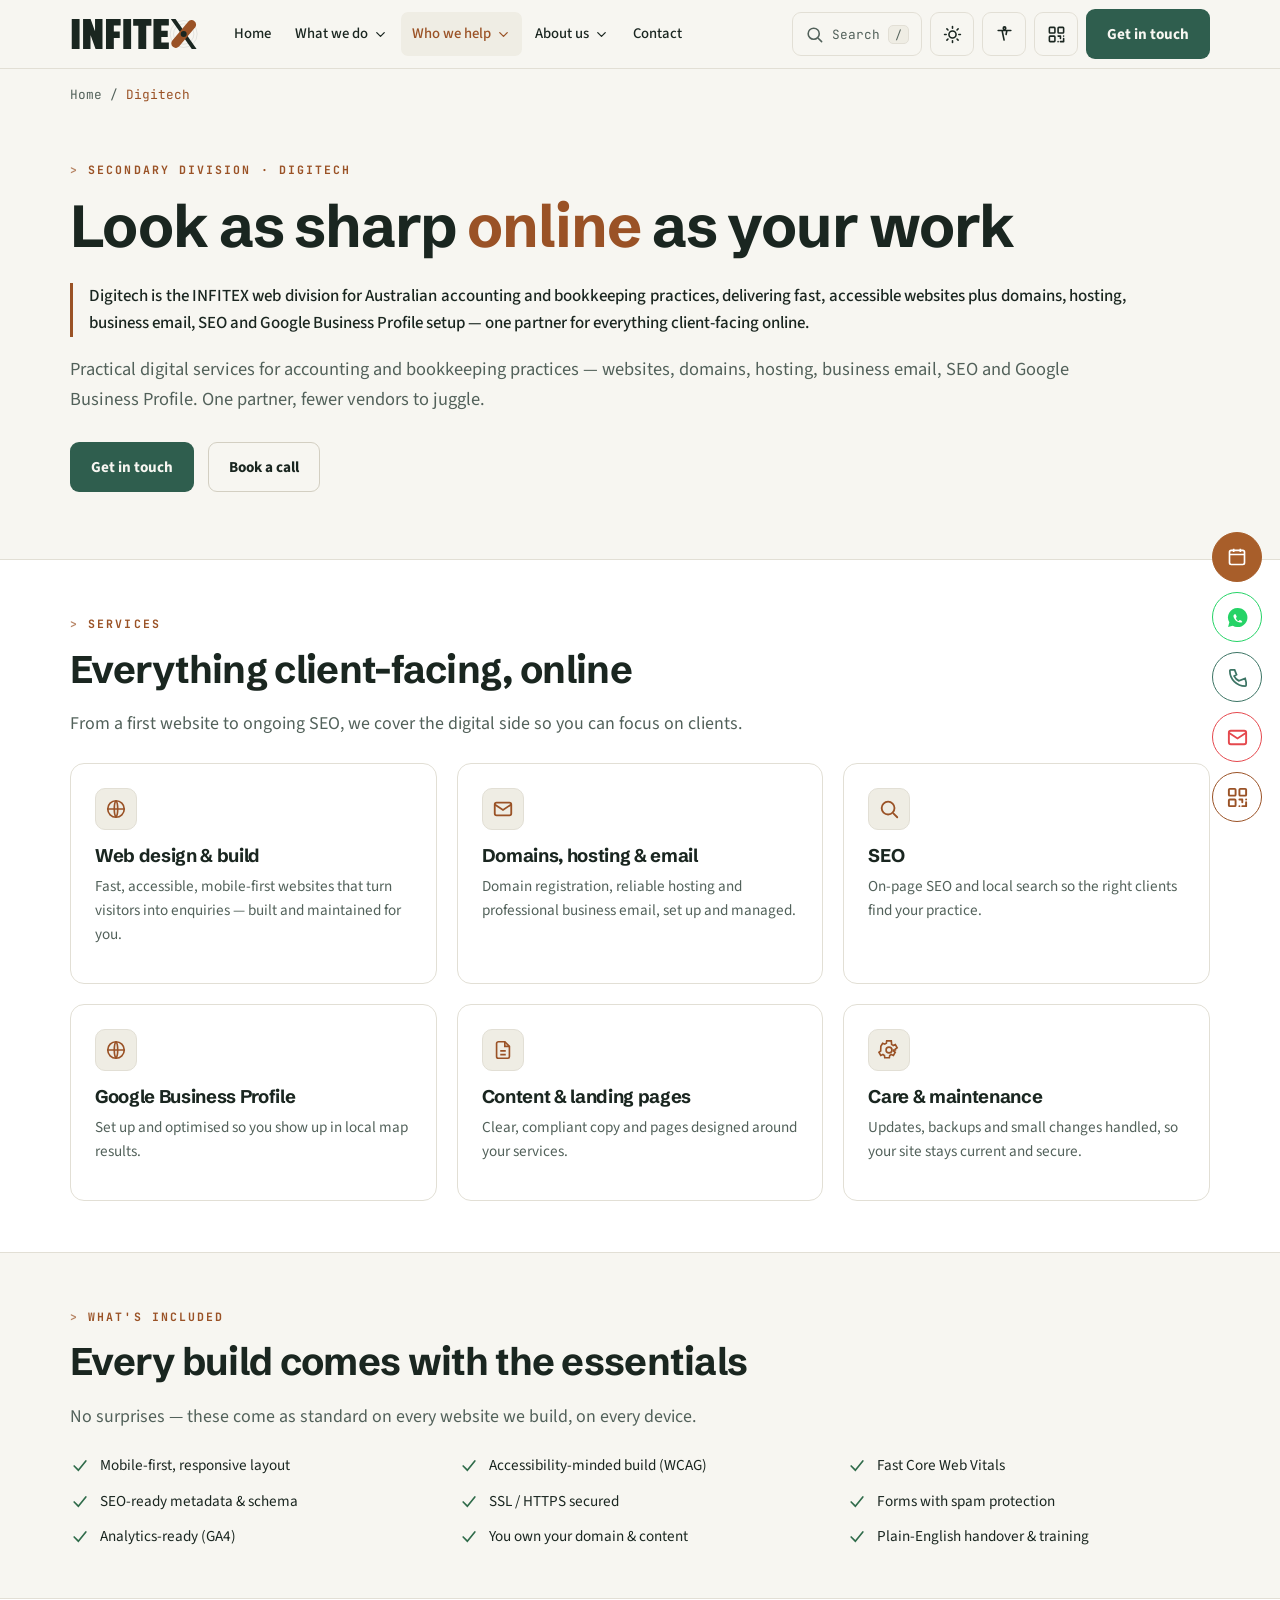
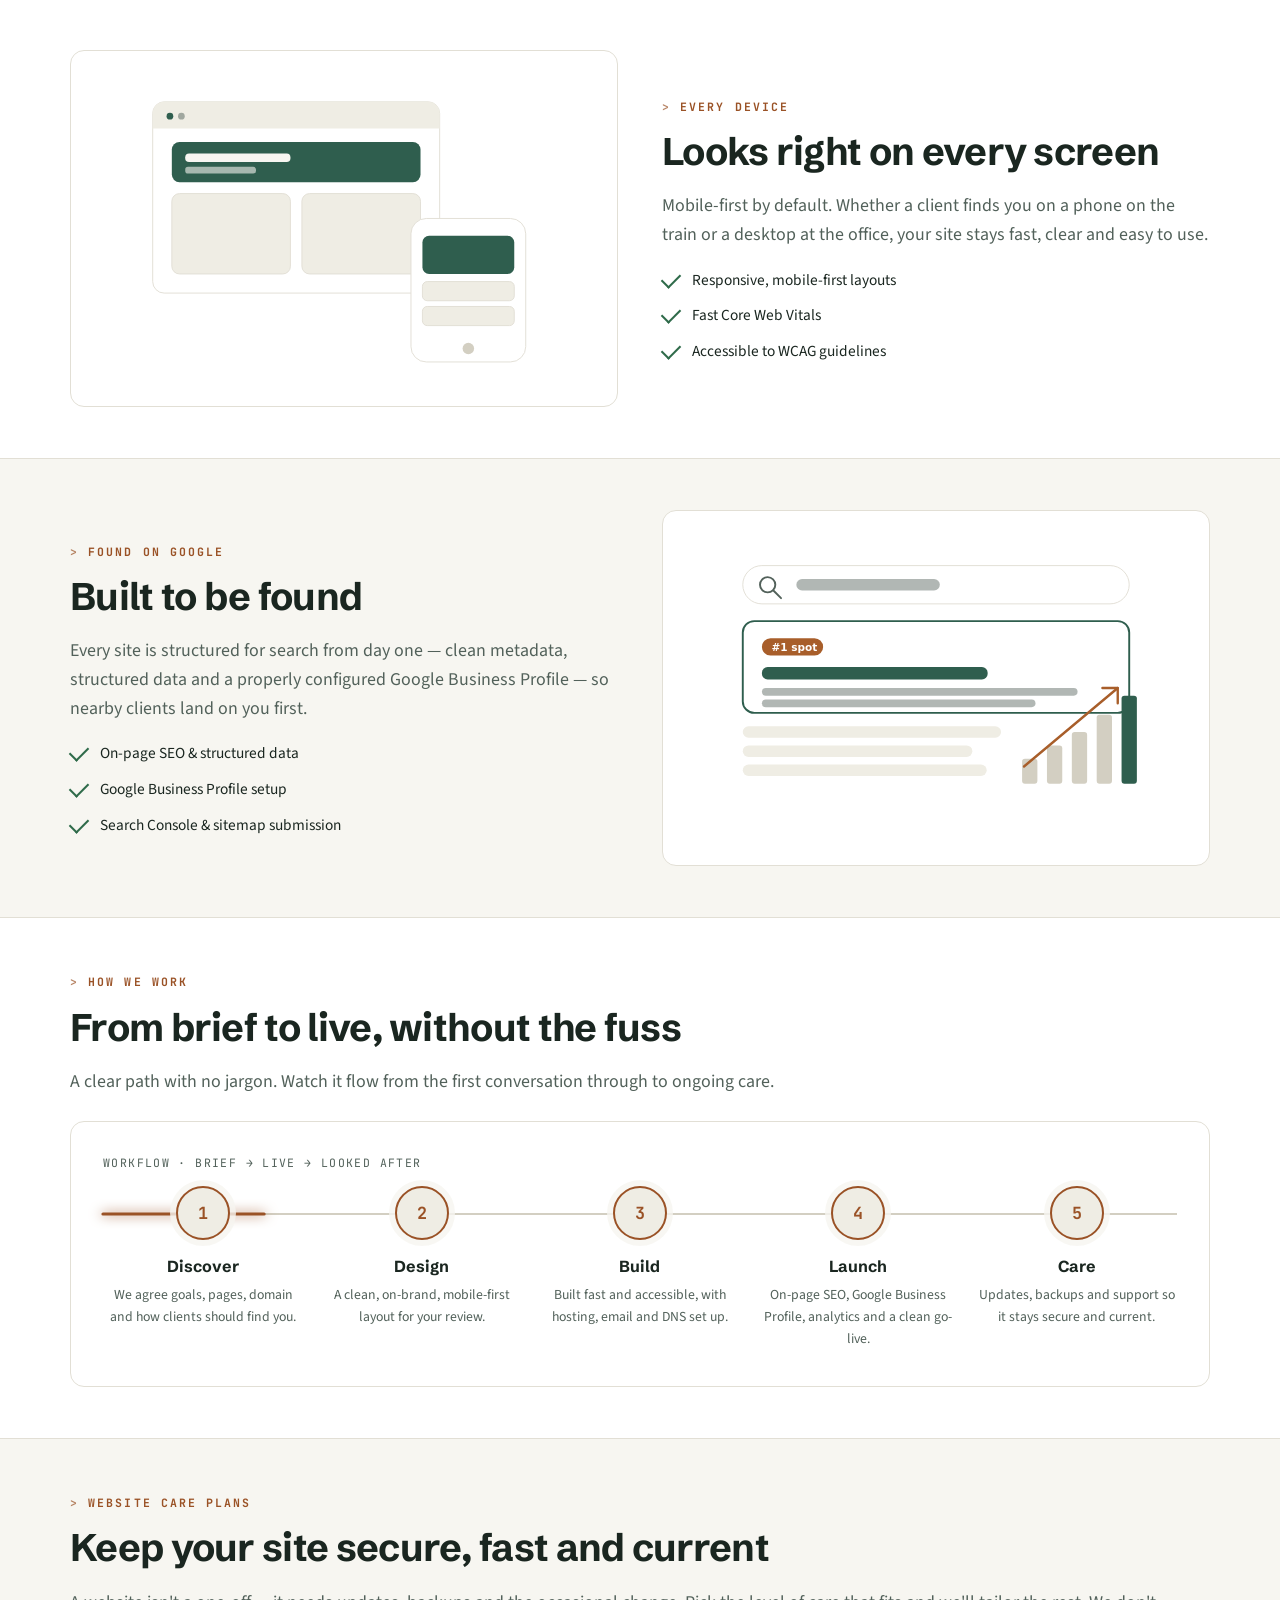
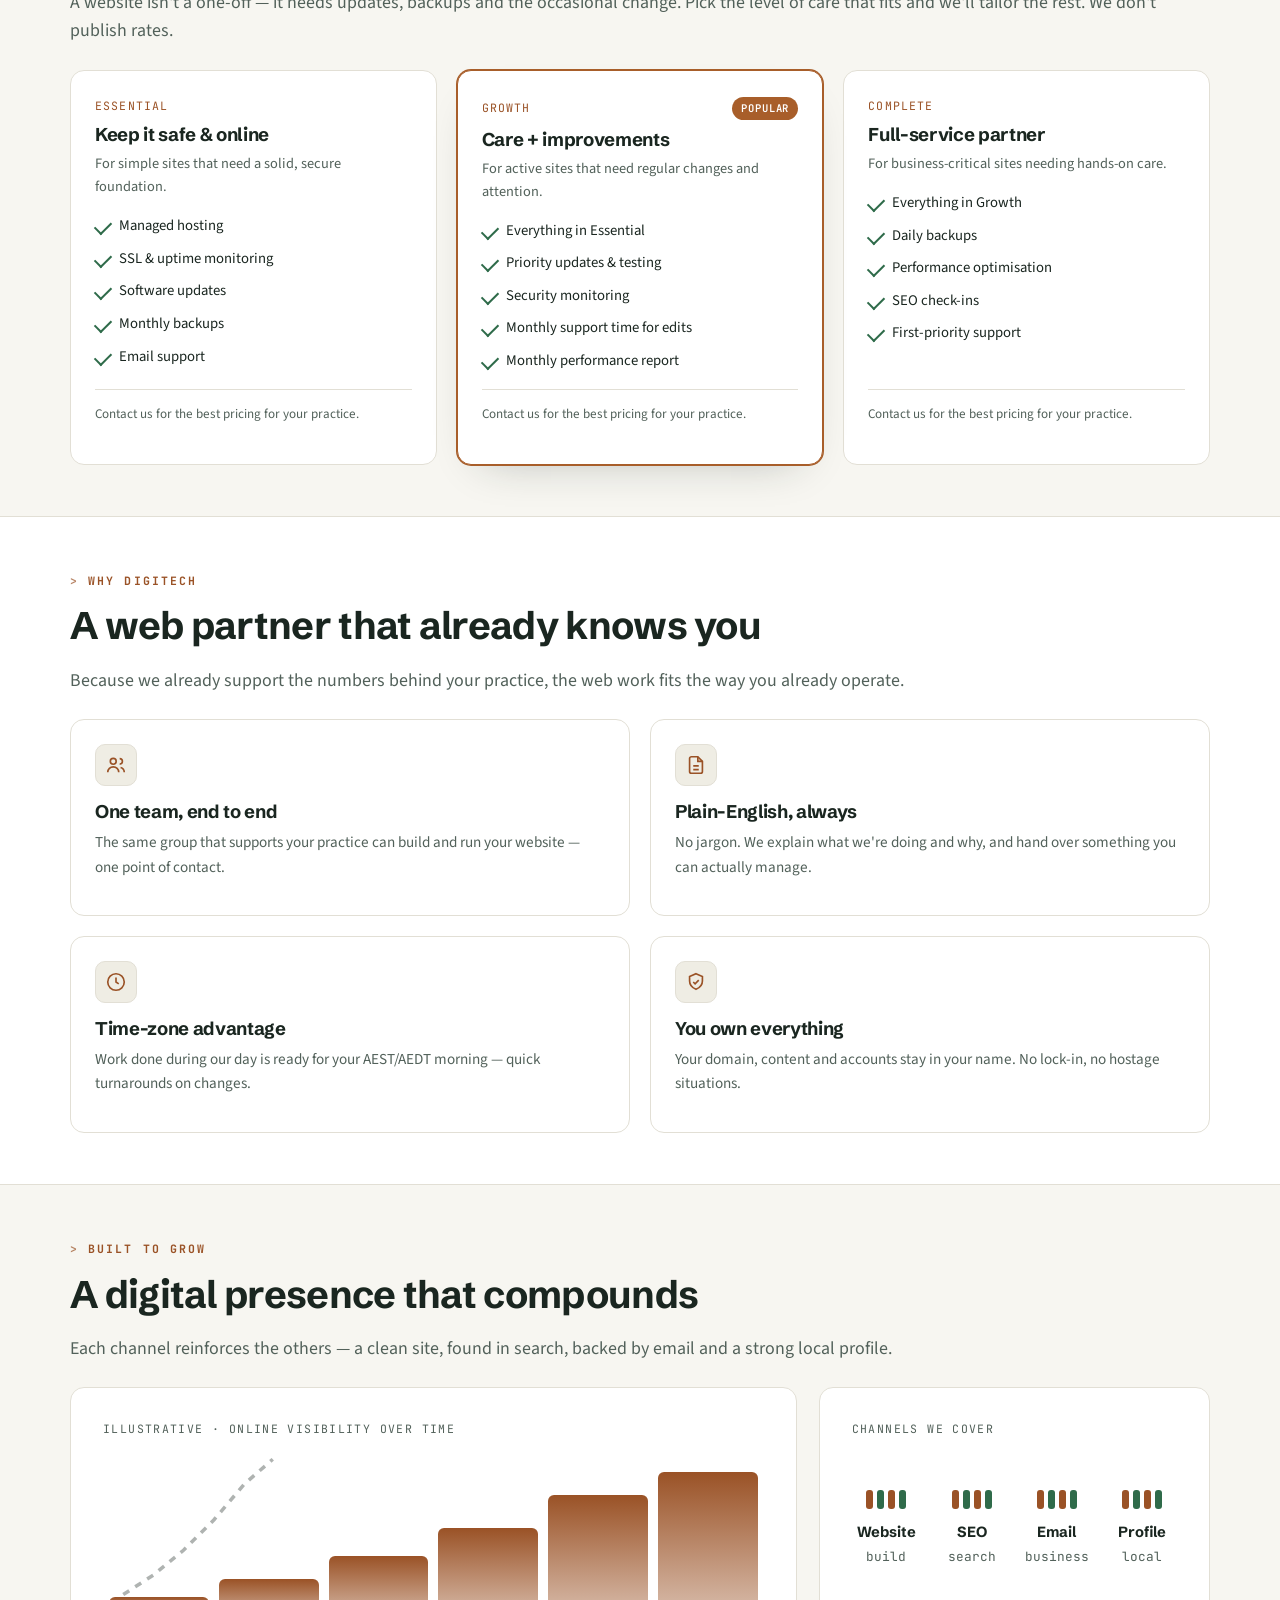
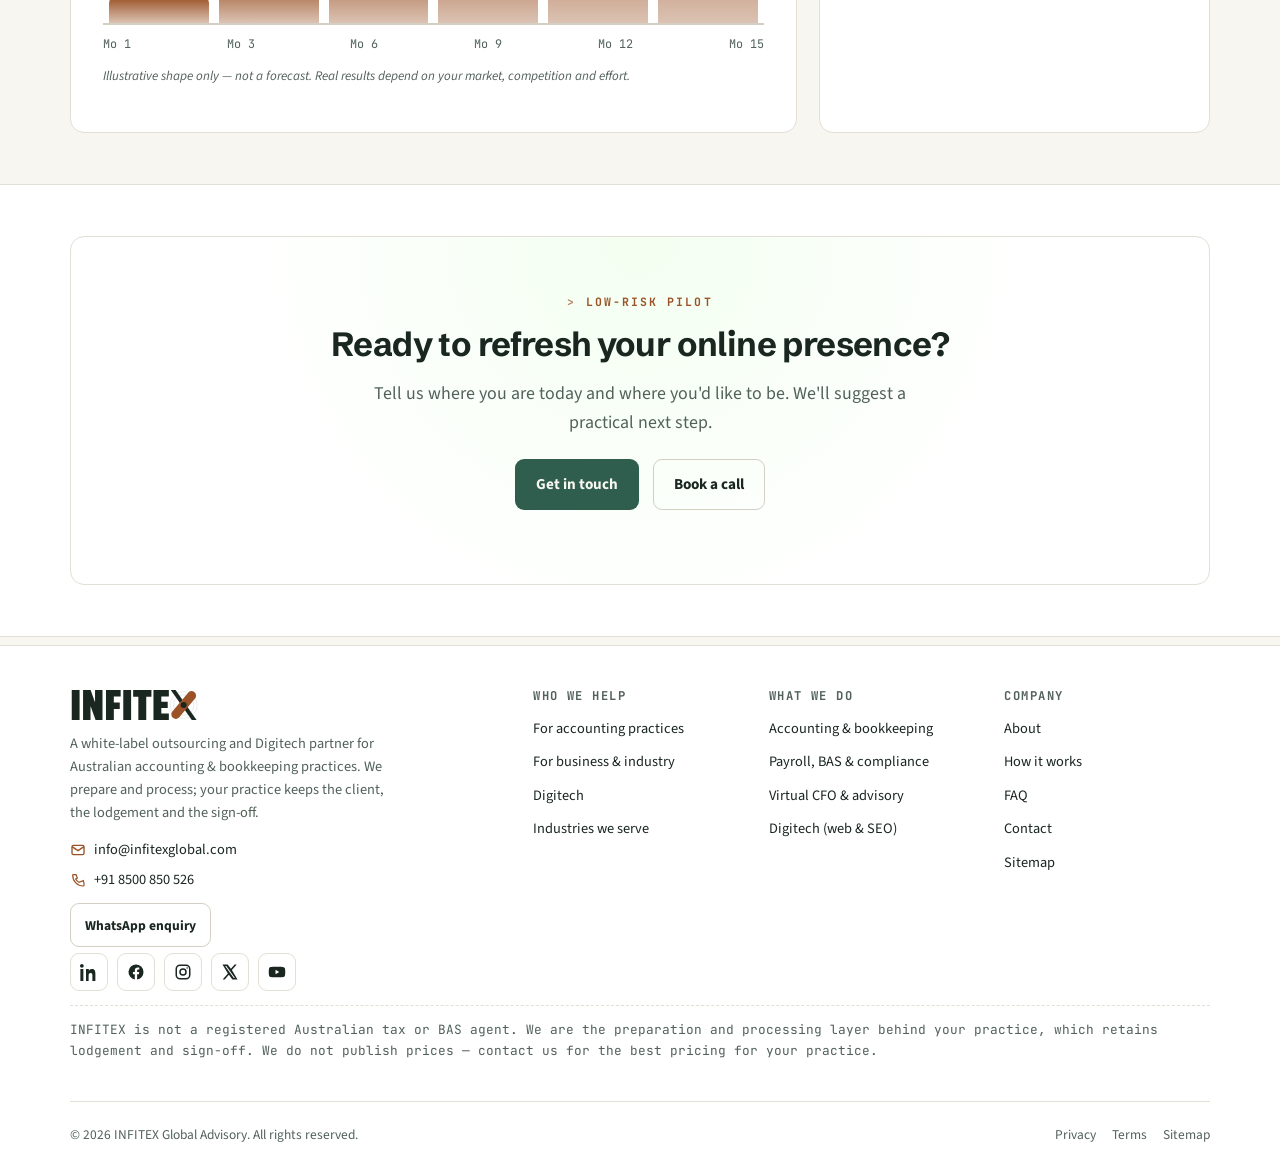
<file: digitech.html>
<!doctype html><html lang="en-AU"><head><meta charset="utf-8"><meta name="viewport" content="width=device-width,initial-scale=1,viewport-fit=cover"><title>Digitech — websites, email & SEO for accountants | INFITEX</title><meta name="description" content="Digitech by INFITEX: websites, domains, hosting, business email, SEO and Google Business Profile, built for Australian accounting and bookkeeping practices."><meta name="author" content="INFITEX Global Advisory"><meta name="robots" content="index,follow,max-image-preview:large,max-snippet:-1,max-video-preview:-1"><link rel="canonical" href="https://infitexglobal.com/digitech.html"><!-- SEO/GEO verification scaffold — replace PLACEHOLDER tokens after deploy --><meta name="google-site-verification" content="GOOGLE_SITE_VERIFICATION"><!-- <meta name="msvalidate.01" content="BING_SITE_VERIFICATION"> --><!-- <meta name="yandex-verification" content="YANDEX_SITE_VERIFICATION"> --><!-- <meta name="p:domain_verify" content="PINTEREST_SITE_VERIFICATION"> --><meta property="og:type" content="website"><meta property="og:site_name" content="INFITEX Global Advisory"><meta property="og:title" content="Digitech — websites, email & SEO for accountants | INFITEX"><meta property="og:description" content="Digitech by INFITEX: websites, domains, hosting, business email, SEO and Google Business Profile, built for Australian accounting and bookkeeping practices."><meta property="og:url" content="https://infitexglobal.com/digitech.html"><meta property="og:image" content="https://infitexglobal.com/og-image.png"><meta property="og:image:width" content="1200"><meta property="og:image:height" content="630"><meta property="og:image:alt" content="INFITEX Global Advisory — white-label accounting outsourcing for Australian practices"><meta property="og:locale" content="en_AU"><meta name="twitter:card" content="summary_large_image"><meta name="twitter:title" content="Digitech — websites, email & SEO for accountants | INFITEX"><meta name="twitter:description" content="Digitech by INFITEX: websites, domains, hosting, business email, SEO and Google Business Profile, built for Australian accounting and bookkeeping practices."><meta name="twitter:image" content="https://infitexglobal.com/og-image.png"><meta name="twitter:image:alt" content="INFITEX Global Advisory"><meta name="theme-color" content="#F7F6F1" media="(prefers-color-scheme: light)"><meta name="theme-color" content="#14211C" media="(prefers-color-scheme: dark)"><link rel="icon" href="favicon.svg" type="image/svg+xml"><link rel="apple-touch-icon" href="favicon.svg"><link rel="sitemap" type="application/xml" title="Sitemap" href="sitemap.xml"><script>(function(){try{var d=document.documentElement;var t=localStorage.getItem('ix-theme')||'light';d.setAttribute('data-theme',t);if(localStorage.getItem('ix-contrast')==='high')d.setAttribute('data-contrast','high');if(localStorage.getItem('ix-grayscale')==='on')d.setAttribute('data-grayscale','on');var ts=localStorage.getItem('ix-textstep');var s=[-2,0,2,4,6];if(ts!==null)d.style.setProperty('--type-scale-step',(s[parseInt(ts,10)]||0)+'px');}catch(e){}})();</script><link rel="preconnect" href="https://fonts.googleapis.com"><link rel="preconnect" href="https://fonts.gstatic.com" crossorigin><link href="https://fonts.googleapis.com/css2?family=Schibsted+Grotesk:wght@500;600;700;800&family=Source+Sans+3:ital,wght@0,400;0,600;1,400&family=JetBrains+Mono:wght@400;500;700&display=swap" rel="stylesheet"><link rel="stylesheet" href="styles.css?v=2b7db34c"><script type="application/ld+json">{"@context":"https://schema.org","@graph":[{"@context":"https://schema.org","@type":"WebPage","@id":"https://infitexglobal.com/digitech.html#webpage","url":"https://infitexglobal.com/digitech.html","name":"Digitech — websites, email & SEO for accountants | INFITEX","description":"Digitech by INFITEX: websites, domains, hosting, business email, SEO and Google Business Profile, built for Australian accounting and bookkeeping practices.","inLanguage":"en-AU","isPartOf":{"@id":"https://infitexglobal.com/#website"},"about":{"@id":"https://infitexglobal.com/#organization"},"speakable":{"@type":"SpeakableSpecification","cssSelector":["h1",".answer-lede"]}},{"@context":"https://schema.org","@type":"ProfessionalService","@id":"https://infitexglobal.com/#organization","name":"INFITEX Global Advisory","alternateName":"INFITEX","slogan":"A finance team that works to your standards.","description":"INFITEX Global Advisory is an India-based, white-label accounting and bookkeeping outsourcing partner for Australian accounting practices and businesses, covering bookkeeping, payroll and STP, BAS and IAS, year-end financials, tax and SMSF, plus management reporting and Virtual CFO. The client practice always retains lodgement and sign-off. A Digitech division provides websites, business email and SEO.","url":"https://infitexglobal.com/","logo":"https://infitexglobal.com/logo.svg","image":"https://infitexglobal.com/og-image.png","email":"info@infitexglobal.com","telephone":"+91-8500-850-526","priceRange":"Contact for a tailored quote","currenciesAccepted":"AUD","areaServed":{"@type":"Country","name":"Australia"},"knowsLanguage":["en-AU","en"],"availableLanguage":["English"],"knowsAbout":["White-label accounting outsourcing","Bookkeeping","Bank reconciliations","Accounts payable and receivable","Payroll","Single Touch Payroll (STP)","BAS preparation","IAS preparation","Year-end financial statements","Company and trust tax returns","SMSF accounting","BGL","Class","Xero","XPM","MYOB","QuickBooks","Reckon","Karbon","Dext","Hubdoc","FYI Docs","Management reporting","Budgeting and forecasting","Cash-flow forecasting","Virtual CFO","Australian tax compliance"],"serviceType":["Accounting outsourcing","Bookkeeping outsourcing","Payroll outsourcing","BAS and IAS preparation","Virtual CFO","Management reporting","Web design and SEO (Digitech)"],"contactPoint":{"@type":"ContactPoint","contactType":"sales","email":"info@infitexglobal.com","telephone":"+91-8500-850-526","areaServed":"AU","availableLanguage":["en-AU","en"]},"address":{"@type":"PostalAddress","addressCountry":"IN"},"sameAs":["https://www.linkedin.com/company/infitexglobal","https://www.facebook.com/infitexglobal","https://www.instagram.com/infitexglobal","https://x.com/infitexglobal","https://www.youtube.com/@infitexglobal"]},{"@context": "https://schema.org", "@type": "Service", "serviceType": "Digital services for accounting practices (web, email, SEO)", "provider": {"@type": "ProfessionalService", "name": "INFITEX Global Advisory", "url": "https://infitexglobal.com/"}, "areaServed": "AU", "description": "Websites, domains, hosting, business email, SEO and Google Business Profile for Australian accounting and bookkeeping practices.", "hasOfferCatalog": {"@type": "OfferCatalog", "name": "Digitech web services", "itemListElement": [{"@type": "Offer", "itemOffered": {"@type": "Service", "name": "Web design & build"}}, {"@type": "Offer", "itemOffered": {"@type": "Service", "name": "Domains, hosting & business email"}}, {"@type": "Offer", "itemOffered": {"@type": "Service", "name": "SEO & Google Business Profile"}}, {"@type": "Offer", "itemOffered": {"@type": "Service", "name": "Website care & maintenance"}}]}},{"@context":"https://schema.org","@type":"BreadcrumbList","itemListElement":[{"@type":"ListItem","position":1,"name":"Home","item":"https://infitexglobal.com/index.html"},{"@type":"ListItem","position":2,"name":"Digitech","item":"https://infitexglobal.com/digitech.html"}]}]}</script></head><body><a class="skip-link" href="#main">Skip to content</a><header class="site-header"><div class="shell header-inner"><a class="brand" href="index.html" aria-label="INFITEX Global Advisory — home"><svg class="brand-logo" viewBox="0 0 309.3 72.0" role="img" aria-label="INFITEX" focusable="false"><g class="brand-word" transform="translate(0 72.00) scale(0.10465 -0.10465)"><g transform="translate(0.0 0)"><path d="M40 0V688H220V0Z"/></g><g transform="translate(260.0 0)"><path d="M327 0 216 310H211V0H40V688H213L309 421H315V688H486V0Z"/></g><g transform="translate(786.0 0)"><path d="M40 0V688H377V540H220V402H356V254H220V0Z"/></g><g transform="translate(1183.0 0)"><path d="M40 0V688H220V0Z"/></g><g transform="translate(1443.0 0)"><path d="M126 0V535H7V688H426V535H307V0Z"/></g><g transform="translate(1876.0 0)"><path d="M40 0V688H393V540H220V421H367V274H220V148H393V0Z"/></g></g><g class="brand-x"><g class="bx-ring" fill="none"><circle cx="273.11" cy="36.00" r="24.48"/><circle cx="273.11" cy="36.00" r="32.40"/></g><path class="bx-ink" d="M 242.15 0.00 L 253.67 0.00 L 304.07 72.00 L 292.55 72.00 Z"/><rect class="bx-acc" x="262.31" y="-4.32" width="21.60" height="80.64" rx="10.80" transform="rotate(40 273.11 36.00)"/><circle class="bx-dot" cx="273.11" cy="36.00" r="7.20"/></g></svg></a><nav class="nav" aria-label="Primary"><a class="nav-link" href="index.html">Home</a><div class="nav-item has-mega"><button type="button" class="nav-link nav-trigger" aria-expanded="false" aria-haspopup="true" aria-controls="mega-what-we-do">What we do<svg class="caret" viewBox="0 0 24 24" aria-hidden="true" focusable="false"><path d="M6 9l6 6 6-6" fill="none" stroke="currentColor" stroke-width="2" stroke-linecap="round" stroke-linejoin="round"/></svg></button><div class="mega-panel" id="mega-what-we-do" role="region" aria-label="What we do"><div class="mega-grid"><div class="mega-col"><p class="mega-h">Accounting & bookkeeping</p><ul><li><a href="outsourcing.html#scope"><span class="mega-t">Bookkeeping & reconciliations</span><span class="mega-d">Books kept accurate, coded and reconciled.</span></a></li><li><a href="outsourcing.html#scope"><span class="mega-t">Accounts payable & receivable</span><span class="mega-d">Bills, invoices and debtor follow-up.</span></a></li><li><a href="outsourcing.html#scope"><span class="mega-t">Year-end financials</span><span class="mega-d">Financial statements to your standards.</span></a></li><li><a href="outsourcing.html#scope"><span class="mega-t">Workpapers</span><span class="mega-d">Clean, traceable workpapers behind every job.</span></a></li></ul></div><div class="mega-col"><p class="mega-h">Payroll, BAS & compliance</p><ul><li><a href="outsourcing.html#scope"><span class="mega-t">Payroll & STP</span><span class="mega-d">Pay runs and Single Touch Payroll, ready to lodge.</span></a></li><li><a href="outsourcing.html#scope"><span class="mega-t">BAS / IAS preparation</span><span class="mega-d">Activity statements drafted for your sign-off.</span></a></li><li><a href="outsourcing.html#scope"><span class="mega-t">Company & trust tax returns</span><span class="mega-d">Returns prepared; your agent signs and lodges.</span></a></li><li><a href="outsourcing.html#scope"><span class="mega-t">SMSF accounts (BGL/Class)</span><span class="mega-d">Self-managed super fund accounts & workpapers.</span></a></li></ul></div><div class="mega-col"><p class="mega-h">Advisory & Virtual CFO</p><ul><li><a href="industry.html#vcfo"><span class="mega-t">Virtual CFO</span><span class="mega-d">Senior finance leadership, fractionally.</span></a></li><li><a href="industry.html#what"><span class="mega-t">Management accounts & reporting</span><span class="mega-d">Monthly, decision-ready reporting.</span></a></li><li><a href="industry.html#what"><span class="mega-t">Budgeting & forecasting</span><span class="mega-d">Budgets, rolling forecasts and scenarios.</span></a></li><li><a href="industry.html#vcfo"><span class="mega-t">Cash-flow management</span><span class="mega-d">13-week cash-flow and working-capital visibility.</span></a></li></ul></div><div class="mega-col"><p class="mega-h">Digitech</p><ul><li><a href="digitech.html#services"><span class="mega-t">Web design & build</span><span class="mega-d">Fast, accessible, mobile-first websites.</span></a></li><li><a href="digitech.html#services"><span class="mega-t">Domains, hosting & email</span><span class="mega-d">Set up and managed for you.</span></a></li><li><a href="digitech.html#services"><span class="mega-t">SEO & Google Business Profile</span><span class="mega-d">Be found by local clients.</span></a></li><li><a href="digitech.html#services"><span class="mega-t">Care & maintenance</span><span class="mega-d">Updates, backups and ongoing changes.</span></a></li></ul></div></div></div></div><div class="nav-item has-mega"><button type="button" class="nav-link nav-trigger" aria-expanded="false" aria-haspopup="true" aria-controls="mega-who-we-help" data-current="true">Who we help<svg class="caret" viewBox="0 0 24 24" aria-hidden="true" focusable="false"><path d="M6 9l6 6 6-6" fill="none" stroke="currentColor" stroke-width="2" stroke-linecap="round" stroke-linejoin="round"/></svg></button><div class="mega-panel" id="mega-who-we-help" role="region" aria-label="Who we help"><div class="mega-grid"><div class="mega-col"><p class="mega-h">By audience</p><ul><li><a href="outsourcing.html"><span class="mega-t">For accounting practices</span><span class="mega-d">White-label back office for your firm.</span></a></li><li><a href="industry.html"><span class="mega-t">For business & industry</span><span class="mega-d">A dedicated outsourced finance team.</span></a></li><li><a href="digitech.html"><span class="mega-t">Digitech</span><span class="mega-d">Web, email & SEO for client-facing growth.</span></a></li></ul></div><div class="mega-col"><p class="mega-h">Industries we serve</p><ul><li><a href="industry.html#industries"><span class="mega-t">Construction & trades</span><span class="mega-d">Job costing, payroll and BAS.</span></a></li><li><a href="industry.html#industries"><span class="mega-t">Retail & e-commerce</span><span class="mega-d">High-volume reconciliations and reporting.</span></a></li><li><a href="industry.html#industries"><span class="mega-t">Professional services</span><span class="mega-d">Clean books and management accounts.</span></a></li><li><a href="industry.html#industries"><span class="mega-t">Healthcare & allied health</span><span class="mega-d">Compliant bookkeeping and payroll.</span></a></li></ul></div></div></div></div><div class="nav-item has-mega"><button type="button" class="nav-link nav-trigger" aria-expanded="false" aria-haspopup="true" aria-controls="mega-about-us">About us<svg class="caret" viewBox="0 0 24 24" aria-hidden="true" focusable="false"><path d="M6 9l6 6 6-6" fill="none" stroke="currentColor" stroke-width="2" stroke-linecap="round" stroke-linejoin="round"/></svg></button><div class="mega-panel" id="mega-about-us" role="region" aria-label="About us"><div class="mega-grid"><div class="mega-col"><p class="mega-h">Company</p><ul><li><a href="about.html"><span class="mega-t">About INFITEX</span><span class="mega-d">A dependable extension of your team, native to your stack.</span></a></li><li><a href="about.html#vmb"><span class="mega-t">Vision, mission & values</span><span class="mega-d">What we stand for and how we work.</span></a></li></ul></div><div class="mega-col"><p class="mega-h">Proof & answers</p><ul><li><a href="index.html#testimonials"><span class="mega-t">Our stories</span><span class="mega-d">What practices and businesses say about us.</span></a></li><li><a href="index.html#faq"><span class="mega-t">FAQ</span><span class="mega-d">Honest answers on the compliance line, security and how we work.</span></a></li></ul></div></div></div></div><a class="nav-link" href="contact.html">Contact</a></nav><div class="header-tools"><button class="icon-btn search-btn" data-open-search aria-label="Search the site"><svg viewBox="0 0 24 24" fill="none" stroke="currentColor" stroke-width="2" stroke-linecap="round"><circle cx="11" cy="11" r="7"/><path d="M21 21l-4-4"/></svg><span>Search</span><kbd>/</kbd></button><button class="icon-btn" data-theme-toggle aria-label="Toggle light or dark theme" aria-pressed="false"><svg viewBox="0 0 24 24" fill="none" stroke="currentColor" stroke-width="2" stroke-linecap="round"><circle cx="12" cy="12" r="4.5"/><path d="M12 2v2M12 20v2M2 12h2M20 12h2M4.9 4.9l1.4 1.4M17.7 17.7l1.4 1.4M19.1 4.9l-1.4 1.4M6.3 17.7l-1.4 1.4"/></svg></button><button class="icon-btn" data-open-a11y aria-label="Open accessibility settings"><svg viewBox="0 0 24 24" fill="none" stroke="currentColor" stroke-width="2" stroke-linecap="round"><circle cx="12" cy="4" r="1.6"/><path d="M4 7h16M9 7l1 5 1.5 7M15 7l-1 5"/></svg></button><button class="icon-btn qr-header-btn" data-open-qr aria-label="Show QR code to save our contact" title="Save our contact (QR)"><svg viewBox="0 0 24 24" fill="none" stroke="currentColor" stroke-width="2" stroke-linecap="round" stroke-linejoin="round"><rect x="3" y="3" width="7" height="7" rx="1"/><rect x="14" y="3" width="7" height="7" rx="1"/><rect x="3" y="14" width="7" height="7" rx="1"/><path d="M14 14h3v3M21 14v.01M14 21h.01M17 21h4v-4M21 17v.01"/></svg></button><a class="btn btn-primary header-cta" href="contact.html">Get in touch</a><button class="icon-btn hamburger" data-open-nav aria-label="Open menu" aria-expanded="false"><svg viewBox="0 0 24 24" fill="none" stroke="currentColor" stroke-width="2" stroke-linecap="round"><path d="M3 6h18M3 12h18M3 18h18"/></svg></button></div></div></header><div class="mobile-nav" id="mobileNav" aria-hidden="true"><div class="mobile-nav-top"><a class="brand" href="index.html" aria-label="INFITEX home"><svg class="brand-logo" viewBox="0 0 309.3 72.0" role="img" aria-label="INFITEX" focusable="false"><g class="brand-word" transform="translate(0 72.00) scale(0.10465 -0.10465)"><g transform="translate(0.0 0)"><path d="M40 0V688H220V0Z"/></g><g transform="translate(260.0 0)"><path d="M327 0 216 310H211V0H40V688H213L309 421H315V688H486V0Z"/></g><g transform="translate(786.0 0)"><path d="M40 0V688H377V540H220V402H356V254H220V0Z"/></g><g transform="translate(1183.0 0)"><path d="M40 0V688H220V0Z"/></g><g transform="translate(1443.0 0)"><path d="M126 0V535H7V688H426V535H307V0Z"/></g><g transform="translate(1876.0 0)"><path d="M40 0V688H393V540H220V421H367V274H220V148H393V0Z"/></g></g><g class="brand-x"><g class="bx-ring" fill="none"><circle cx="273.11" cy="36.00" r="24.48"/><circle cx="273.11" cy="36.00" r="32.40"/></g><path class="bx-ink" d="M 242.15 0.00 L 253.67 0.00 L 304.07 72.00 L 292.55 72.00 Z"/><rect class="bx-acc" x="262.31" y="-4.32" width="21.60" height="80.64" rx="10.80" transform="rotate(40 273.11 36.00)"/><circle class="bx-dot" cx="273.11" cy="36.00" r="7.20"/></g></svg></a><button class="icon-btn" data-close-nav aria-label="Close menu"><svg viewBox="0 0 24 24" fill="none" stroke="currentColor" stroke-width="2" stroke-linecap="round"><path d="M6 6l12 12M18 6L6 18"/></svg></button></div><nav aria-label="Mobile"><a class="m-link" href="index.html">Home</a><div class="m-acc"><button type="button" class="m-acc-btn" aria-expanded="false" aria-controls="macc-what-we-do">What we do<svg class="caret" viewBox="0 0 24 24" aria-hidden="true" focusable="false"><path d="M6 9l6 6 6-6" fill="none" stroke="currentColor" stroke-width="2" stroke-linecap="round" stroke-linejoin="round"/></svg></button><div class="m-acc-panel" id="macc-what-we-do"><p class="m-group">Accounting & bookkeeping</p><a class="m-sublink" href="outsourcing.html#scope">Bookkeeping & reconciliations</a><a class="m-sublink" href="outsourcing.html#scope">Accounts payable & receivable</a><a class="m-sublink" href="outsourcing.html#scope">Year-end financials</a><a class="m-sublink" href="outsourcing.html#scope">Workpapers</a><p class="m-group">Payroll, BAS & compliance</p><a class="m-sublink" href="outsourcing.html#scope">Payroll & STP</a><a class="m-sublink" href="outsourcing.html#scope">BAS / IAS preparation</a><a class="m-sublink" href="outsourcing.html#scope">Company & trust tax returns</a><a class="m-sublink" href="outsourcing.html#scope">SMSF accounts (BGL/Class)</a><p class="m-group">Advisory & Virtual CFO</p><a class="m-sublink" href="industry.html#vcfo">Virtual CFO</a><a class="m-sublink" href="industry.html#what">Management accounts & reporting</a><a class="m-sublink" href="industry.html#what">Budgeting & forecasting</a><a class="m-sublink" href="industry.html#vcfo">Cash-flow management</a><p class="m-group">Digitech</p><a class="m-sublink" href="digitech.html#services">Web design & build</a><a class="m-sublink" href="digitech.html#services">Domains, hosting & email</a><a class="m-sublink" href="digitech.html#services">SEO & Google Business Profile</a><a class="m-sublink" href="digitech.html#services">Care & maintenance</a></div></div><div class="m-acc"><button type="button" class="m-acc-btn" aria-expanded="false" aria-controls="macc-who-we-help">Who we help<svg class="caret" viewBox="0 0 24 24" aria-hidden="true" focusable="false"><path d="M6 9l6 6 6-6" fill="none" stroke="currentColor" stroke-width="2" stroke-linecap="round" stroke-linejoin="round"/></svg></button><div class="m-acc-panel" id="macc-who-we-help"><p class="m-group">By audience</p><a class="m-sublink" href="outsourcing.html">For accounting practices</a><a class="m-sublink" href="industry.html">For business & industry</a><a class="m-sublink" href="digitech.html">Digitech</a><p class="m-group">Industries we serve</p><a class="m-sublink" href="industry.html#industries">Construction & trades</a><a class="m-sublink" href="industry.html#industries">Retail & e-commerce</a><a class="m-sublink" href="industry.html#industries">Professional services</a><a class="m-sublink" href="industry.html#industries">Healthcare & allied health</a></div></div><div class="m-acc"><button type="button" class="m-acc-btn" aria-expanded="false" aria-controls="macc-about-us">About us<svg class="caret" viewBox="0 0 24 24" aria-hidden="true" focusable="false"><path d="M6 9l6 6 6-6" fill="none" stroke="currentColor" stroke-width="2" stroke-linecap="round" stroke-linejoin="round"/></svg></button><div class="m-acc-panel" id="macc-about-us"><p class="m-group">Company</p><a class="m-sublink" href="about.html">About INFITEX</a><a class="m-sublink" href="about.html#vmb">Vision, mission & values</a><p class="m-group">Proof & answers</p><a class="m-sublink" href="index.html#testimonials">Our stories</a><a class="m-sublink" href="index.html#faq">FAQ</a></div></div><a class="m-link" href="contact.html">Contact</a></nav><div style="margin-top:24px;display:flex;gap:10px;flex-wrap:wrap"><button class="btn btn-ghost" data-open-wa>WhatsApp us</button><a class="btn btn-primary" href="contact.html">Get in touch</a></div></div><main id="main"><div class="shell"><nav class="crumbs" aria-label="Breadcrumb"><a href="index.html">Home</a> / <span>Digitech</span></nav></div><section class="hero"><div class="shell"><span class="eyebrow">Secondary division · Digitech</span><h1>Look as sharp <span class="accent">online</span> as your work</h1><p class="answer-lede">Digitech is the INFITEX web division for Australian accounting and bookkeeping practices, delivering fast, accessible websites plus domains, hosting, business email, SEO and Google Business Profile setup — one partner for everything client-facing online.</p><p class="hero-sub" data-tw>Practical digital services for accounting and bookkeeping practices — websites, domains, hosting, business email, SEO and Google Business Profile. One partner, fewer vendors to juggle.</p><div class="hero-cta"><a class="btn btn-primary" href="contact.html">Get in touch</a><a class="btn btn-ghost" data-booking href="contact.html">Book a call</a></div></div></section><section class="section alt" id="services" aria-labelledby="services-title"><div class="shell"><div class="section-head"><span class="eyebrow">Services</span><h2 class="section-title" id="services-title">Everything client-facing, online</h2><p class="lead" data-tw>From a first website to ongoing SEO, we cover the digital side so you can focus on clients.</p></div><div class="grid grid-3"><article class="card"><div class="ico"><svg viewBox="0 0 24 24" fill="none" stroke="currentColor" stroke-width="1.8"><circle cx="12" cy="12" r="9"/><path d="M3 12h18M12 3c2.5 2.5 2.5 15 0 18M12 3c-2.5 2.5-2.5 15 0 18"/></svg></div><h3>Web design &amp; build</h3><p>Fast, accessible, mobile-first websites that turn visitors into enquiries — built and maintained for you.</p></article><article class="card"><div class="ico"><svg viewBox="0 0 24 24" fill="none" stroke="currentColor" stroke-width="2"><rect x="3" y="5" width="18" height="14" rx="2"/><path d="M3 7l9 6 9-6"/></svg></div><h3>Domains, hosting &amp; email</h3><p>Domain registration, reliable hosting and professional business email, set up and managed.</p></article><article class="card"><div class="ico"><svg viewBox="0 0 24 24" fill="none" stroke="currentColor" stroke-width="2" stroke-linecap="round"><circle cx="11" cy="11" r="7"/><path d="M21 21l-4-4"/></svg></div><h3>SEO</h3><p>On-page SEO and local search so the right clients find your practice.</p></article><article class="card"><div class="ico"><svg viewBox="0 0 24 24" fill="none" stroke="currentColor" stroke-width="1.8"><circle cx="12" cy="12" r="9"/><path d="M3 12h18M12 3c2.5 2.5 2.5 15 0 18M12 3c-2.5 2.5-2.5 15 0 18"/></svg></div><h3>Google Business Profile</h3><p>Set up and optimised so you show up in local map results.</p></article><article class="card"><div class="ico"><svg viewBox="0 0 24 24" fill="none" stroke="currentColor" stroke-width="1.8"><path d="M14 3H7a2 2 0 0 0-2 2v14a2 2 0 0 0 2 2h10a2 2 0 0 0 2-2V8l-5-5Z"/><path d="M14 3v5h5M9 13h6M9 17h6"/></svg></div><h3>Content &amp; landing pages</h3><p>Clear, compliant copy and pages designed around your services.</p></article><article class="card"><div class="ico"><svg viewBox="0 0 24 24" fill="none" stroke="currentColor" stroke-width="1.8"><circle cx="12" cy="12" r="3.2"/><path d="M19 12a7 7 0 0 0-.1-1l2-1.5-2-3.4-2.3 1a7 7 0 0 0-1.7-1L14.5 2h-5l-.4 2.6a7 7 0 0 0-1.7 1l-2.3-1-2 3.4L3 11a7 7 0 0 0 0 2l-2 1.5 2 3.4 2.3-1a7 7 0 0 0 1.7 1l.4 2.6h5l.4-2.6a7 7 0 0 0 1.7-1l2.3 1 2-3.4-2-1.5a7 7 0 0 0 .1-1Z"/></svg></div><h3>Care &amp; maintenance</h3><p>Updates, backups and small changes handled, so your site stays current and secure.</p></article></div></div></section><section class="section" id="included" aria-labelledby="included-title"><div class="shell"><div class="section-head"><span class="eyebrow">What's included</span><h2 class="section-title" id="included-title">Every build comes with the essentials</h2><p class="lead" data-tw>No surprises — these come as standard on every website we build, on every device.</p></div><ul class="incl-grid"><li><svg viewBox="0 0 24 24" fill="none" stroke="currentColor" stroke-width="2" stroke-linecap="round"><path d="M5 12l5 5 9-11"/></svg><span>Mobile-first, responsive layout</span></li><li><svg viewBox="0 0 24 24" fill="none" stroke="currentColor" stroke-width="2" stroke-linecap="round"><path d="M5 12l5 5 9-11"/></svg><span>Accessibility-minded build (WCAG)</span></li><li><svg viewBox="0 0 24 24" fill="none" stroke="currentColor" stroke-width="2" stroke-linecap="round"><path d="M5 12l5 5 9-11"/></svg><span>Fast Core Web Vitals</span></li><li><svg viewBox="0 0 24 24" fill="none" stroke="currentColor" stroke-width="2" stroke-linecap="round"><path d="M5 12l5 5 9-11"/></svg><span>SEO-ready metadata &amp; schema</span></li><li><svg viewBox="0 0 24 24" fill="none" stroke="currentColor" stroke-width="2" stroke-linecap="round"><path d="M5 12l5 5 9-11"/></svg><span>SSL / HTTPS secured</span></li><li><svg viewBox="0 0 24 24" fill="none" stroke="currentColor" stroke-width="2" stroke-linecap="round"><path d="M5 12l5 5 9-11"/></svg><span>Forms with spam protection</span></li><li><svg viewBox="0 0 24 24" fill="none" stroke="currentColor" stroke-width="2" stroke-linecap="round"><path d="M5 12l5 5 9-11"/></svg><span>Analytics-ready (GA4)</span></li><li><svg viewBox="0 0 24 24" fill="none" stroke="currentColor" stroke-width="2" stroke-linecap="round"><path d="M5 12l5 5 9-11"/></svg><span>You own your domain &amp; content</span></li><li><svg viewBox="0 0 24 24" fill="none" stroke="currentColor" stroke-width="2" stroke-linecap="round"><path d="M5 12l5 5 9-11"/></svg><span>Plain-English handover &amp; training</span></li></ul></div></section><section class="section alt" id="devices"><div class="shell"><div class="dt-split dt-split-rev"><div class="dt-visual"><svg class="dt-svg" viewBox="0 0 460 320" role="img" aria-label="The same website shown on desktop and mobile" xmlns="http://www.w3.org/2000/svg"><rect x="30" y="28" width="300" height="200" rx="12" fill="var(--bg-2)" stroke="var(--line)"/><path d="M30 40a12 12 0 0 1 12-12h276a12 12 0 0 1 12 12v16H30z" fill="var(--bg-3)"/><circle cx="48" cy="43" r="3.5" fill="var(--primary)"/><circle cx="60" cy="43" r="3.5" fill="var(--muted)" opacity=".5"/><rect x="50" y="70" width="260" height="42" rx="8" fill="var(--primary)"/><rect x="64" y="82" width="110" height="9" rx="4" fill="var(--primary-ink)"/><rect x="64" y="96" width="74" height="7" rx="3" fill="var(--primary-ink)" opacity=".6"/><rect x="50" y="124" width="124" height="84" rx="8" fill="var(--bg-3)" stroke="var(--line)"/><rect x="186" y="124" width="124" height="84" rx="8" fill="var(--bg-3)" stroke="var(--line)"/><rect x="300" y="150" width="120" height="150" rx="16" fill="var(--bg-2)" stroke="var(--line)"/><rect x="312" y="168" width="96" height="40" rx="7" fill="var(--primary)"/><rect x="312" y="216" width="96" height="20" rx="5" fill="var(--bg-3)" stroke="var(--line)"/><rect x="312" y="242" width="96" height="20" rx="5" fill="var(--bg-3)" stroke="var(--line)"/><circle cx="360" cy="286" r="6" fill="var(--line-2)"/></svg></div><div><p class="eyebrow">Every device</p><h2 class="section-title">Looks right on every screen</h2><p class="lead">Mobile-first by default. Whether a client finds you on a phone on the train or a desktop at the office, your site stays fast, clear and easy to use.</p><ul class="ticks"><li>Responsive, mobile-first layouts</li><li>Fast Core Web Vitals</li><li>Accessible to WCAG guidelines</li></ul></div></div></div></section><section class="section" id="found"><div class="shell"><div class="dt-split"><div><p class="eyebrow">Found on Google</p><h2 class="section-title">Built to be found</h2><p class="lead">Every site is structured for search from day one — clean metadata, structured data and a properly configured Google Business Profile — so nearby clients land on you first.</p><ul class="ticks"><li>On-page SEO &amp; structured data</li><li>Google Business Profile setup</li><li>Search Console &amp; sitemap submission</li></ul></div><div class="dt-visual"><svg class="dt-svg" viewBox="0 0 460 300" role="img" aria-label="Ranking as the top result in search, with rising visibility" xmlns="http://www.w3.org/2000/svg"><rect x="28" y="22" width="404" height="40" rx="20" fill="var(--bg-2)" stroke="var(--line)"/><circle cx="54" cy="42" r="8" fill="none" stroke="var(--muted)" stroke-width="2"/><line x1="60" y1="48" x2="68" y2="56" stroke="var(--muted)" stroke-width="2" stroke-linecap="round"/><rect x="84" y="36" width="150" height="12" rx="6" fill="var(--muted)" opacity=".45"/><rect x="28" y="80" width="404" height="96" rx="12" fill="var(--bg-2)" stroke="var(--primary)" stroke-width="2"/><rect x="48" y="98" width="64" height="18" rx="9" fill="var(--accent-fill)"/><text x="58" y="111" font-family="ui-sans-serif,system-ui,sans-serif" font-size="11" font-weight="700" fill="var(--accent-ink)">#1 spot</text><rect x="48" y="128" width="236" height="13" rx="6" fill="var(--primary)"/><rect x="48" y="150" width="330" height="8" rx="4" fill="var(--muted)" opacity=".45"/><rect x="48" y="162" width="286" height="8" rx="4" fill="var(--muted)" opacity=".45"/><rect x="28" y="190" width="270" height="12" rx="6" fill="var(--bg-3)"/><rect x="28" y="210" width="240" height="12" rx="6" fill="var(--bg-3)"/><rect x="28" y="230" width="255" height="12" rx="6" fill="var(--bg-3)"/><rect x="320" y="224" width="16" height="26" rx="3" fill="var(--line-2)"/><rect x="346" y="210" width="16" height="40" rx="3" fill="var(--line-2)"/><rect x="372" y="196" width="16" height="54" rx="3" fill="var(--line-2)"/><rect x="398" y="178" width="16" height="72" rx="3" fill="var(--line-2)"/><rect x="424" y="158" width="16" height="92" rx="3" fill="var(--primary)"/><path d="M322 232 L420 150" fill="none" stroke="var(--accent-fill)" stroke-width="2.5" stroke-linecap="round"/><path d="M404 150 l16 0 0 16" fill="none" stroke="var(--accent-fill)" stroke-width="2.5" stroke-linecap="round" stroke-linejoin="round"/></svg></div></div></div></section><section class="section alt" id="process" aria-labelledby="process-title"><div class="shell"><div class="section-head"><span class="eyebrow">How we work</span><h2 class="section-title" id="process-title">From brief to live, without the fuss</h2><p class="lead" data-tw>A clear path with no jargon. Watch it flow from the first conversation through to ongoing care.</p></div><div class="viz-card"><span class="viz-cap">workflow · brief → live → looked after</span><div class="flow flow-5"><svg class="flow-line" viewBox="0 0 1000 8" preserveAspectRatio="none" aria-hidden="true"><line class="track" x1="0" y1="4" x2="1000" y2="4"/><line class="flow-beam" x1="0" y1="4" x2="1000" y2="4"/></svg><div class="flow-row flow-row-5"><div class="flow-stage"><span class="flow-node">1</span><b>Discover</b><p>We agree goals, pages, domain and how clients should find you.</p></div><div class="flow-stage"><span class="flow-node">2</span><b>Design</b><p>A clean, on-brand, mobile-first layout for your review.</p></div><div class="flow-stage"><span class="flow-node">3</span><b>Build</b><p>Built fast and accessible, with hosting, email and DNS set up.</p></div><div class="flow-stage"><span class="flow-node">4</span><b>Launch</b><p>On-page SEO, Google Business Profile, analytics and a clean go-live.</p></div><div class="flow-stage"><span class="flow-node">5</span><b>Care</b><p>Updates, backups and support so it stays secure and current.</p></div></div></div></div></div></section><section class="section" id="care" aria-labelledby="care-title"><div class="shell"><div class="section-head"><span class="eyebrow">Website care plans</span><h2 class="section-title" id="care-title">Keep your site secure, fast and current</h2><p class="lead" data-tw>A website isn't a one-off — it needs updates, backups and the occasional change. Pick the level of care that fits and we'll tailor the rest. We don't publish rates.</p></div><div class="plan-grid"><article class="plan-card"><div class="tier"><span>Essential</span></div><h3>Keep it safe &amp; online</h3><p class="blurb">For simple sites that need a solid, secure foundation.</p><ul class="plan-feats"><li>Managed hosting</li><li>SSL &amp; uptime monitoring</li><li>Software updates</li><li>Monthly backups</li><li>Email support</li></ul><p class="plan-price">Contact us for the best pricing for your practice.</p></article><article class="plan-card featured"><div class="tier"><span>Growth</span><span class="pill">Popular</span></div><h3>Care + improvements</h3><p class="blurb">For active sites that need regular changes and attention.</p><ul class="plan-feats"><li>Everything in Essential</li><li>Priority updates &amp; testing</li><li>Security monitoring</li><li>Monthly support time for edits</li><li>Monthly performance report</li></ul><p class="plan-price">Contact us for the best pricing for your practice.</p></article><article class="plan-card"><div class="tier"><span>Complete</span></div><h3>Full-service partner</h3><p class="blurb">For business-critical sites needing hands-on care.</p><ul class="plan-feats"><li>Everything in Growth</li><li>Daily backups</li><li>Performance optimisation</li><li>SEO check-ins</li><li>First-priority support</li></ul><p class="plan-price">Contact us for the best pricing for your practice.</p></article></div></div></section><section class="section alt" id="why" aria-labelledby="why-title"><div class="shell"><div class="section-head"><span class="eyebrow">Why Digitech</span><h2 class="section-title" id="why-title">A web partner that already knows you</h2><p class="lead" data-tw>Because we already support the numbers behind your practice, the web work fits the way you already operate.</p></div><div class="grid grid-2"><article class="card"><div class="ico"><svg viewBox="0 0 24 24" fill="none" stroke="currentColor" stroke-width="1.8"><circle cx="9" cy="8" r="3.2"/><path d="M3 20a6 6 0 0 1 12 0M16 5a3 3 0 0 1 0 6M21 20a5.5 5.5 0 0 0-4-5.3"/></svg></div><h3>One team, end to end</h3><p>The same group that supports your practice can build and run your website — one point of contact.</p></article><article class="card"><div class="ico"><svg viewBox="0 0 24 24" fill="none" stroke="currentColor" stroke-width="1.8"><path d="M14 3H7a2 2 0 0 0-2 2v14a2 2 0 0 0 2 2h10a2 2 0 0 0 2-2V8l-5-5Z"/><path d="M14 3v5h5M9 13h6M9 17h6"/></svg></div><h3>Plain-English, always</h3><p>No jargon. We explain what we're doing and why, and hand over something you can actually manage.</p></article><article class="card"><div class="ico"><svg viewBox="0 0 24 24" fill="none" stroke="currentColor" stroke-width="1.8"><circle cx="12" cy="12" r="9"/><path d="M12 7v5l3 2"/></svg></div><h3>Time-zone advantage</h3><p>Work done during our day is ready for your AEST/AEDT morning — quick turnarounds on changes.</p></article><article class="card"><div class="ico"><svg viewBox="0 0 24 24" fill="none" stroke="currentColor" stroke-width="1.8"><path d="M12 3l7 3v5c0 4.4-3 7.4-7 9-4-1.6-7-4.6-7-9V6l7-3z"/><path d="M9 12l2 2 4-4"/></svg></div><h3>You own everything</h3><p>Your domain, content and accounts stay in your name. No lock-in, no hostage situations.</p></article></div></div></section><section class="section" id="growth" aria-labelledby="growth-title"><div class="shell"><div class="section-head"><span class="eyebrow">Built to grow</span><h2 class="section-title" id="growth-title">A digital presence that compounds</h2><p class="lead" data-tw>Each channel reinforces the others — a clean site, found in search, backed by email and a strong local profile.</p></div><div class="viz-grid"><div class="viz-card"><span class="viz-cap">illustrative · online visibility over time</span><div class="chart"><div class="bar" style="--h:16%"></div><div class="bar" style="--h:27%"></div><div class="bar" style="--h:41%"></div><div class="bar" style="--h:58%"></div><div class="bar" style="--h:78%"></div><div class="bar" style="--h:92%"></div><svg class="chart-trend" viewBox="0 0 100 100" preserveAspectRatio="none" aria-hidden="true"><polyline points="8,84 25,73 42,59 59,42 76,22 92,8"/></svg></div><div class="chart-legend"><span>Mo 1</span><span>Mo 3</span><span>Mo 6</span><span>Mo 9</span><span>Mo 12</span><span>Mo 15</span></div><p class="note" style="margin-top:12px">Illustrative shape only — not a forecast. Real results depend on your market, competition and effort.</p></div><div class="viz-card"><span class="viz-cap">channels we cover</span><div class="eq"><div class="eq-item"><div class="eq-bars"><span></span><span></span><span></span><span></span></div><b>Website</b><span class="lbl">build</span></div><div class="eq-item"><div class="eq-bars"><span></span><span></span><span></span><span></span></div><b>SEO</b><span class="lbl">search</span></div><div class="eq-item"><div class="eq-bars"><span></span><span></span><span></span><span></span></div><b>Email</b><span class="lbl">business</span></div><div class="eq-item"><div class="eq-bars"><span></span><span></span><span></span><span></span></div><b>Profile</b><span class="lbl">local</span></div></div></div></div></div></section><section class="section alt" id="cta"><div class="shell"><div class="cta-band"><span class="eyebrow">Low-risk pilot</span><h2 data-tw>Ready to refresh your online presence?</h2><p class="lead" style="margin-inline:auto;max-width:60ch" data-tw>Tell us where you are today and where you'd like to be. We'll suggest a practical next step.</p><div class="hero-cta"><a class="btn btn-primary" href="contact.html">Get in touch</a><a class="btn btn-ghost" data-booking href="contact.html">Book a call</a></div></div></div></section></main><dialog id="a11yDialog" aria-label="Accessibility settings"><div class="dialog-card"><div class="dialog-head"><h2>Accessibility</h2><button class="icon-btn" data-close aria-label="Close"><svg viewBox="0 0 24 24" fill="none" stroke="currentColor" stroke-width="2" stroke-linecap="round"><path d="M6 6l12 12M18 6L6 18"/></svg></button></div><div class="dialog-body"><div class="form-row"><label class="lbl">Text size</label><div style="display:flex;gap:8px"><button class="btn btn-ghost" data-text="dec" aria-label="Decrease text size">A–</button><button class="btn btn-ghost" data-text="reset" aria-label="Reset text size">Reset</button><button class="btn btn-ghost" data-text="inc" aria-label="Increase text size">A+</button></div></div><div class="form-row"><label class="lbl">Theme</label><button class="btn btn-ghost" data-theme-toggle aria-pressed="false"><span data-theme-label>Light</span> mode</button></div><div class="form-row"><label class="lbl">High contrast</label><button class="btn btn-ghost" data-contrast-toggle aria-pressed="false">Toggle high contrast</button></div><div class="form-row"><label class="lbl">Grayscale</label><button class="btn btn-ghost" data-gray-toggle aria-pressed="false">Toggle grayscale</button></div><p class="form-note">Your preferences are saved on this device.</p></div></div></dialog><dialog id="waDialog" aria-label="WhatsApp enquiry"><div class="dialog-card"><form id="waForm" novalidate><div class="dialog-head"><h2>WhatsApp enquiry</h2><button type="button" class="icon-btn" data-close aria-label="Close"><svg viewBox="0 0 24 24" fill="none" stroke="currentColor" stroke-width="2" stroke-linecap="round"><path d="M6 6l12 12M18 6L6 18"/></svg></button></div><div class="dialog-body"><p class="form-note" style="margin-bottom:16px">We'll draft a tidy message and open WhatsApp for you to send.</p><div class="form-row"><label class="lbl" for="wa-name">Name <span class="req">*</span></label><input class="input" id="wa-name" name="name" type="text" autocomplete="name" required><span class="field-err">Please enter your name (letters, at least 2 characters).</span></div><div class="form-row"><label class="lbl" for="wa-email">Work email <span class="req">*</span></label><input class="input" id="wa-email" name="email" type="email" autocomplete="email" inputmode="email" required><span class="field-err">Please enter a valid email address.</span></div><div class="form-row"><label class="lbl" for="wa-mobile">Mobile <span class="req">*</span></label><div class="tel-wrap"><div class="cc-combo" data-cc><input class="cc-input" type="text" inputmode="tel" aria-label="Country dialing code" value="+61" autocomplete="off"><div class="cc-list" role="listbox" aria-label="Country dialing codes"></div></div><input class="input tel-num" id="wa-mobile" name="mobile_local" type="tel" inputmode="numeric" maxlength="10" placeholder="4XX XXX XXX" aria-label="Mobile number (10 digits)"></div><span class="field-err">Enter a 10-digit mobile number (digits only).</span></div><div class="form-row"><label class="lbl" for="wa-company">Business name <span class="req">*</span></label><input class="input" id="wa-company" name="company" type="text" autocomplete="organization" required><span class="field-err">Please enter your business name.</span></div><div class="form-row"><label class="lbl" for="wa-interest">Enquiring about</label><select class="input" id="wa-interest" name="interest"><option value="">Choose a topic…</option><option>Accounting outsourcing</option><option>Bookkeeping &amp; reconciliations</option><option>Payroll &amp; STP</option><option>BAS / IAS preparation</option><option>Year-end financials &amp; tax</option><option>SMSF accounts</option><option>A low-risk pilot</option><option>Digitech (website / SEO)</option><option>Something else</option></select></div><div class="form-row"><label class="lbl" for="wa-message">Message</label><textarea class="input" id="wa-message" name="message" placeholder="A line or two about your practice and what you need help with."></textarea><span class="field-err">Please add a short message (at least 10 characters).</span></div><input type="text" class="hp" name="botcheck" tabindex="-1" autocomplete="off" aria-hidden="true"><p class="form-status" id="waStatus" role="status"></p></div><div class="dialog-foot"><button type="button" class="btn btn-ghost" data-close>Cancel</button><button type="submit" class="btn btn-primary">Draft &amp; open WhatsApp</button></div></form></div></dialog><dialog id="mailDialog" aria-label="Email enquiry"><div class="dialog-card"><form id="mailForm" novalidate><div class="dialog-head"><h2>Email enquiry</h2><button type="button" class="icon-btn" data-close aria-label="Close"><svg viewBox="0 0 24 24" fill="none" stroke="currentColor" stroke-width="2" stroke-linecap="round"><path d="M6 6l12 12M18 6L6 18"/></svg></button></div><div class="dialog-body"><p class="form-note" style="margin-bottom:16px">We'll draft a tidy email and open your mail app for you to send.</p><div class="form-row"><label class="lbl" for="mail-name">Name <span class="req">*</span></label><input class="input" id="mail-name" name="name" type="text" autocomplete="name" required><span class="field-err">Please enter your name (letters, at least 2 characters).</span></div><div class="form-row"><label class="lbl" for="mail-email">Work email <span class="req">*</span></label><input class="input" id="mail-email" name="email" type="email" autocomplete="email" inputmode="email" required><span class="field-err">Please enter a valid email address.</span></div><div class="form-row"><label class="lbl" for="mail-mobile">Mobile <span class="req">*</span></label><div class="tel-wrap"><div class="cc-combo" data-cc><input class="cc-input" type="text" inputmode="tel" aria-label="Country dialing code" value="+61" autocomplete="off"><div class="cc-list" role="listbox" aria-label="Country dialing codes"></div></div><input class="input tel-num" id="mail-mobile" name="mobile_local" type="tel" inputmode="numeric" maxlength="10" placeholder="4XX XXX XXX" aria-label="Mobile number (10 digits)"></div><span class="field-err">Enter a 10-digit mobile number (digits only).</span></div><div class="form-row"><label class="lbl" for="mail-company">Business name <span class="req">*</span></label><input class="input" id="mail-company" name="company" type="text" autocomplete="organization" required><span class="field-err">Please enter your business name.</span></div><div class="form-row"><label class="lbl" for="mail-interest">Enquiring about</label><select class="input" id="mail-interest" name="interest"><option value="">Choose a topic…</option><option>Accounting outsourcing</option><option>Bookkeeping &amp; reconciliations</option><option>Payroll &amp; STP</option><option>BAS / IAS preparation</option><option>Year-end financials &amp; tax</option><option>SMSF accounts</option><option>A low-risk pilot</option><option>Digitech (website / SEO)</option><option>Something else</option></select></div><div class="form-row"><label class="lbl" for="mail-message">Message</label><textarea class="input" id="mail-message" name="message" placeholder="A line or two about your practice and what you need help with."></textarea><span class="field-err">Please add a short message (at least 10 characters).</span></div><input type="text" class="hp" name="botcheck" tabindex="-1" autocomplete="off" aria-hidden="true"><p class="form-status" id="mailStatus" role="status"></p></div><div class="dialog-foot"><button type="button" class="btn btn-ghost" data-close>Cancel</button><button type="submit" class="btn btn-primary">Draft &amp; open email</button></div></form></div></dialog><dialog id="qrDialog" aria-label="Save our contact"><div class="dialog-card qr-dialog-card"><div class="dialog-head"><h2>Save our contact</h2><button type="button" class="icon-btn" data-close aria-label="Close"><svg viewBox="0 0 24 24" fill="none" stroke="currentColor" stroke-width="2" stroke-linecap="round"><path d="M6 6l12 12M18 6L6 18"/></svg></button></div><div class="dialog-body" style="text-align:center"><p class="form-note" style="margin-bottom:16px">Scan with your phone camera — iPhone or Android — to save INFITEX Global Advisory to your contacts.</p><div class="qr-dialog-img"><img src="infitex-contact-qr.svg" alt="QR code to save INFITEX Global Advisory contact details" width="220" height="220"></div><p class="form-note" style="margin-top:14px">Or reach us directly:<br><a href="mailto:info@infitexglobal.com">info@infitexglobal.com</a> · <a href="tel:+918500850526">+91 8500 850 526</a></p></div></div></dialog><div class="search-overlay" id="searchOverlay" aria-hidden="true" role="dialog" aria-label="Search"><div class="search-panel"><div class="search-input-row"><svg viewBox="0 0 24 24" fill="none" stroke="currentColor" stroke-width="2" stroke-linecap="round"><circle cx="11" cy="11" r="7"/><path d="M21 21l-4-4"/></svg><input id="searchInput" type="text" placeholder="Search pages, services, FAQs…" aria-label="Search" autocomplete="off"></div><div class="search-results" id="searchResults"></div><div class="search-foot"><span>Up / Down to navigate</span><span>Enter to open</span><span>Esc to close</span></div></div></div><div class="fab"><a class="fab-cta" data-booking href="contact.html" data-fab-label="Book a 15-min call" role="button" aria-label="Book a 15-min call"><svg viewBox="0 0 24 24" fill="none" stroke="currentColor" stroke-width="2"><rect x="3" y="4" width="18" height="17" rx="2"/><path d="M3 9h18M8 2v4M16 2v4"/></svg></a><a class="wa" href="#" data-open-wa data-fab-label="WhatsApp us" role="button" aria-label="WhatsApp us"><svg viewBox="0 0 24 24" fill="currentColor"><path d="M12 2a9.9 9.9 0 0 0-8.5 15l-1.3 4.8 4.9-1.3A10 10 0 1 0 12 2Zm5.6 14.1c-.2.6-1.2 1.2-1.7 1.2s-1 .2-3.3-.7-3.7-3.2-3.8-3.4-1-1.3-1-2.4.6-1.7.8-1.9.4-.3.6-.3h.5c.2 0 .4 0 .6.5l.8 1.9c.1.2.1.4 0 .5l-.3.5-.4.4c-.1.1-.3.3-.1.5l.9 1.4c.6.9 1.4 1.2 1.6 1.3s.4.1.5 0l.7-.8c.2-.2.3-.2.5-.1l1.7.8c.2.1.4.2.4.3.1.2.1.7-.1 1.3Z"/></svg></a><a class="callfab" href="tel:+918500850526" data-fab-label="Call +91 8500 850 526" aria-label="Call +91 8500 850 526"><svg viewBox="0 0 24 24" fill="none" stroke="currentColor" stroke-width="1.8"><path d="M5 4h4l2 5-2.5 1.5a11 11 0 0 0 5 5L20 13l1 4v3a1 1 0 0 1-1 1A16 16 0 0 1 4 5a1 1 0 0 1 1-1Z"/></svg></a><button class="mailfab" data-open-mail data-fab-label="Email us" aria-label="Email us"><svg viewBox="0 0 24 24" fill="none" stroke="currentColor" stroke-width="2"><rect x="3" y="5" width="18" height="14" rx="2"/><path d="M3 7l9 6 9-6"/></svg></button><button class="qrfab" data-open-qr data-fab-label="Save our contact" aria-label="Show QR code to save our contact"><svg viewBox="0 0 24 24" fill="none" stroke="currentColor" stroke-width="2" stroke-linecap="round" stroke-linejoin="round"><rect x="3" y="3" width="7" height="7" rx="1"/><rect x="14" y="3" width="7" height="7" rx="1"/><rect x="3" y="14" width="7" height="7" rx="1"/><path d="M14 14h3v3M21 14v.01M14 21h.01M17 21h4v-4M21 17v.01"/></svg></button><button id="backTop" aria-label="Back to top"><svg viewBox="0 0 24 24" fill="none" stroke="currentColor" stroke-width="2" stroke-linecap="round"><path d="M12 19V5M5 12l7-7 7 7"/></svg></button></div><footer class="site-footer"><div class="shell"><div class="footer-top"><div class="footer-brand"><a class="brand" href="index.html" aria-label="INFITEX home"><svg class="brand-logo" viewBox="0 0 309.3 72.0" role="img" aria-label="INFITEX" focusable="false"><g class="brand-word" transform="translate(0 72.00) scale(0.10465 -0.10465)"><g transform="translate(0.0 0)"><path d="M40 0V688H220V0Z"/></g><g transform="translate(260.0 0)"><path d="M327 0 216 310H211V0H40V688H213L309 421H315V688H486V0Z"/></g><g transform="translate(786.0 0)"><path d="M40 0V688H377V540H220V402H356V254H220V0Z"/></g><g transform="translate(1183.0 0)"><path d="M40 0V688H220V0Z"/></g><g transform="translate(1443.0 0)"><path d="M126 0V535H7V688H426V535H307V0Z"/></g><g transform="translate(1876.0 0)"><path d="M40 0V688H393V540H220V421H367V274H220V148H393V0Z"/></g></g><g class="brand-x"><g class="bx-ring" fill="none"><circle cx="273.11" cy="36.00" r="24.48"/><circle cx="273.11" cy="36.00" r="32.40"/></g><path class="bx-ink" d="M 242.15 0.00 L 253.67 0.00 L 304.07 72.00 L 292.55 72.00 Z"/><rect class="bx-acc" x="262.31" y="-4.32" width="21.60" height="80.64" rx="10.80" transform="rotate(40 273.11 36.00)"/><circle class="bx-dot" cx="273.11" cy="36.00" r="7.20"/></g></svg></a><p class="footer-blurb">A white-label outsourcing and Digitech partner for Australian accounting &amp; bookkeeping practices. We prepare and process; your practice keeps the client, the lodgement and the sign-off.</p><ul class="footer-contact"><li><svg viewBox="0 0 24 24" fill="none" stroke="currentColor" stroke-width="2"><rect x="3" y="5" width="18" height="14" rx="2"/><path d="M3 7l9 6 9-6"/></svg><a href="mailto:info@infitexglobal.com">info@infitexglobal.com</a></li><li><svg viewBox="0 0 24 24" fill="none" stroke="currentColor" stroke-width="1.8"><path d="M5 4h4l2 5-2.5 1.5a11 11 0 0 0 5 5L20 13l1 4v3a1 1 0 0 1-1 1A16 16 0 0 1 4 5a1 1 0 0 1 1-1Z"/></svg><a href="tel:+918500850526">+91 8500 850 526</a></li></ul><button class="btn btn-ghost btn-sm" data-open-wa>WhatsApp enquiry</button><div class="socials"><a href="https://www.linkedin.com/company/infitexglobal" aria-label="INFITEX on LinkedIn" rel="me noopener" target="_blank"><svg viewBox="0 0 24 24" fill="currentColor"><path d="M4.98 3.5A2.5 2.5 0 1 1 0 3.5a2.5 2.5 0 0 1 4.98 0ZM.5 8h4V24h-4V8Zm7.5 0h3.8v2.2h.1c.5-1 1.8-2.2 3.8-2.2 4 0 4.8 2.6 4.8 6V24h-4v-6.9c0-1.7 0-3.8-2.3-3.8s-2.7 1.8-2.7 3.7V24H8V8Z"/></svg></a><a href="https://www.facebook.com/infitexglobal" aria-label="INFITEX on Facebook" rel="me noopener" target="_blank"><svg viewBox="0 0 24 24" fill="currentColor"><path d="M22 12a10 10 0 1 0-11.6 9.9v-7H7.9V12h2.5V9.8c0-2.5 1.5-3.9 3.8-3.9 1.1 0 2.2.2 2.2.2v2.5h-1.3c-1.2 0-1.6.8-1.6 1.6V12h2.8l-.4 2.9h-2.4v7A10 10 0 0 0 22 12Z"/></svg></a><a href="https://www.instagram.com/infitexglobal" aria-label="INFITEX on Instagram" rel="me noopener" target="_blank"><svg viewBox="0 0 24 24" fill="none" stroke="currentColor" stroke-width="2"><rect x="3" y="3" width="18" height="18" rx="5"/><circle cx="12" cy="12" r="4"/><circle cx="17.5" cy="6.5" r="1" fill="currentColor" stroke="none"/></svg></a><a href="https://x.com/infitexglobal" aria-label="INFITEX on X" rel="me noopener" target="_blank"><svg viewBox="0 0 24 24" fill="currentColor"><path d="M18.2 2H21l-6.5 7.4L22 22h-6.8l-4.7-6.2L5 22H2.2l7-8L2 2h6.9l4.3 5.7L18.2 2Zm-1.2 18h1.5L7.1 3.9H5.5L17 20Z"/></svg></a><a href="https://www.youtube.com/@infitexglobal" aria-label="INFITEX on YouTube" rel="me noopener" target="_blank"><svg viewBox="0 0 24 24" fill="currentColor"><path d="M23 12s0-3.2-.4-4.7a2.5 2.5 0 0 0-1.8-1.8C19.3 5 12 5 12 5s-7.3 0-8.8.4A2.5 2.5 0 0 0 1.4 7.2C1 8.8 1 12 1 12s0 3.2.4 4.7a2.5 2.5 0 0 0 1.8 1.8C4.7 19 12 19 12 19s7.3 0 8.8-.4a2.5 2.5 0 0 0 1.8-1.8C23 15.2 23 12 23 12ZM10 15V9l5 3-5 3Z"/></svg></a></div></div><div class="footer-cols"><div class="footer-col"><h4>Who we help</h4><ul><li><a href="outsourcing.html">For accounting practices</a></li><li><a href="industry.html">For business &amp; industry</a></li><li><a href="digitech.html">Digitech</a></li><li><a href="industry.html#industries">Industries we serve</a></li></ul></div><div class="footer-col"><h4>What we do</h4><ul><li><a href="outsourcing.html#scope">Accounting &amp; bookkeeping</a></li><li><a href="outsourcing.html#scope">Payroll, BAS &amp; compliance</a></li><li><a href="industry.html#vcfo">Virtual CFO &amp; advisory</a></li><li><a href="digitech.html#services">Digitech (web &amp; SEO)</a></li></ul></div><div class="footer-col"><h4>Company</h4><ul><li><a href="about.html">About</a></li><li><a href="outsourcing.html#how">How it works</a></li><li><a href="index.html#faq">FAQ</a></li><li><a href="contact.html">Contact</a></li><li><a href="sitemap.html">Sitemap</a></li></ul></div></div></div><p class="compliance-line">INFITEX is not a registered Australian tax or BAS agent. We are the preparation and processing layer behind your practice, which retains lodgement and sign-off. We do not publish prices — contact us for the best pricing for your practice.</p><div class="footer-bottom"><span>&copy; <span data-year>2026</span> INFITEX Global Advisory. All rights reserved.</span><span class="footer-legal"><a href="privacy.html">Privacy</a><a href="terms.html">Terms</a><a href="sitemap.html">Sitemap</a></span></div></div></footer><script>window.INFITEX_SEARCH=[
{type:"Pages",title:"Home",snippet:"White-label accounting outsourcing & Digitech for Australian practices.",url:"index.html"},
{type:"Pages",title:"For Accounting Practices",snippet:"White-label outsourcing across the full Australian compliance cycle.",url:"outsourcing.html"},
{type:"Pages",title:"For Business & Industry",snippet:"Outsourced accounting, finance and Virtual CFO for Australian companies.",url:"industry.html"},
{type:"Services",title:"Virtual CFO",snippet:"Management & board reporting, cash-flow forecasting, budgeting and KPI dashboards.",url:"industry.html#vcfo"},
{type:"Services",title:"Management accounts & reporting",snippet:"Monthly management accounts and decision-ready reporting.",url:"industry.html#what"},
{type:"Services",title:"Budgeting & forecasting",snippet:"Budgets, rolling forecasts and scenario planning.",url:"industry.html#what"},
{type:"Services",title:"Cash-flow management",snippet:"13-week cash-flow forecasts and working-capital visibility.",url:"industry.html#vcfo"},
{type:"Pages",title:"Digitech",snippet:"Websites, domains, hosting, business email, SEO and Google Business Profile.",url:"digitech.html"},
{type:"Pages",title:"Privacy",snippet:"How we handle data, aligned to the Privacy Act 1988 and the APPs.",url:"privacy.html"},
{type:"Pages",title:"Terms",snippet:"Terms of use for the INFITEX website and services.",url:"terms.html"},
{type:"Pages",title:"Contact",snippet:"Send an enquiry, WhatsApp, book a call or email us.",url:"contact.html"},
{type:"Pages",title:"Sitemap",snippet:"Every page and key section in one place.",url:"sitemap.html"},
{type:"Sections",title:"How it works",snippet:"A simple, low-risk way to slot into your practice.",url:"outsourcing.html#how"},
{type:"Sections",title:"Engagement models",snippet:"Dedicated staff, per-job or ad-hoc — flexible and pilot-friendly.",url:"index.html#engagement"},
{type:"Sections",title:"Security",snippet:"Role-based access, named individuals, ISO 27001 alignment on our roadmap.",url:"index.html#security"},
{type:"Sections",title:"Savings calculator",snippet:"Indicative annual saving range in AUD — not a quote.",url:"index.html#calculator"},
{type:"Sections",title:"Key Australian dates",snippet:"BAS, IAS, super and tax reference dates.",url:"outsourcing.html#dates"},
{type:"Pages",title:"About INFITEX",snippet:"Our vision, mission and values; how we work with Australian practices.",url:"about.html"},
{type:"Sections",title:"Start a pilot",snippet:"Begin with a low-risk pilot on a defined scope.",url:"index.html#pilot"},
{type:"Services",title:"Bookkeeping & reconciliations",snippet:"Day-to-day books kept accurate and current.",url:"outsourcing.html#cycle"},
{type:"Services",title:"Accounts payable & receivable",snippet:"Bills and invoices processed and matched.",url:"outsourcing.html#cycle"},
{type:"Services",title:"Payroll & STP",snippet:"Pay runs prepared and Single Touch Payroll ready.",url:"outsourcing.html#cycle"},
{type:"Services",title:"BAS / IAS preparation",snippet:"Activity statements drafted for your review and lodgement.",url:"outsourcing.html#cycle"},
{type:"Services",title:"Year-end financials",snippet:"Financial statements prepared to your standards.",url:"outsourcing.html#cycle"},
{type:"Services",title:"Company & trust tax returns",snippet:"Returns prepared; your practice signs off and lodges.",url:"outsourcing.html#cycle"},
{type:"Services",title:"SMSF accounts (BGL/Class)",snippet:"Self-managed super fund accounts and workpapers.",url:"outsourcing.html#cycle"},
{type:"Services",title:"Workpapers",snippet:"Clean, traceable workpapers behind every job.",url:"outsourcing.html#cycle"},
{type:"Services",title:"Web design & build",snippet:"Fast, accessible websites for your practice.",url:"digitech.html"},
{type:"Services",title:"Domains, hosting & business email",snippet:"Set up and managed for you.",url:"digitech.html"},
{type:"Services",title:"SEO & Google Business Profile",snippet:"Be found by local clients.",url:"digitech.html"},
{type:"FAQs",title:"Do you contact our clients?",snippet:"No — you keep the client relationship.",url:"index.html#faq"},
{type:"FAQs",title:"Are you a registered AU tax or BAS agent?",snippet:"No — your practice keeps lodgement and sign-off.",url:"index.html#faq"},
{type:"FAQs",title:"Who lodges and signs off?",snippet:"Your practice does; we prepare and process.",url:"index.html#faq"},
{type:"FAQs",title:"Which software do you work in?",snippet:"XPM, Xero, MYOB, QuickBooks, FYI, Dext, BGL/Class, Karbon.",url:"index.html#faq"},
{type:"FAQs",title:"How do you keep our data secure?",snippet:"Role-based access, named individuals, confidentiality.",url:"index.html#faq"},
{type:"FAQs",title:"Can we start with a trial?",snippet:"Yes — a low-risk pilot on a defined scope.",url:"index.html#faq"},
{type:"FAQs",title:"Do you publish pricing?",snippet:"No — contact us for the best pricing for your practice.",url:"index.html#faq"}
];</script><script src="app.js?v=0ac0ae9f" defer></script></body></html>
</file>
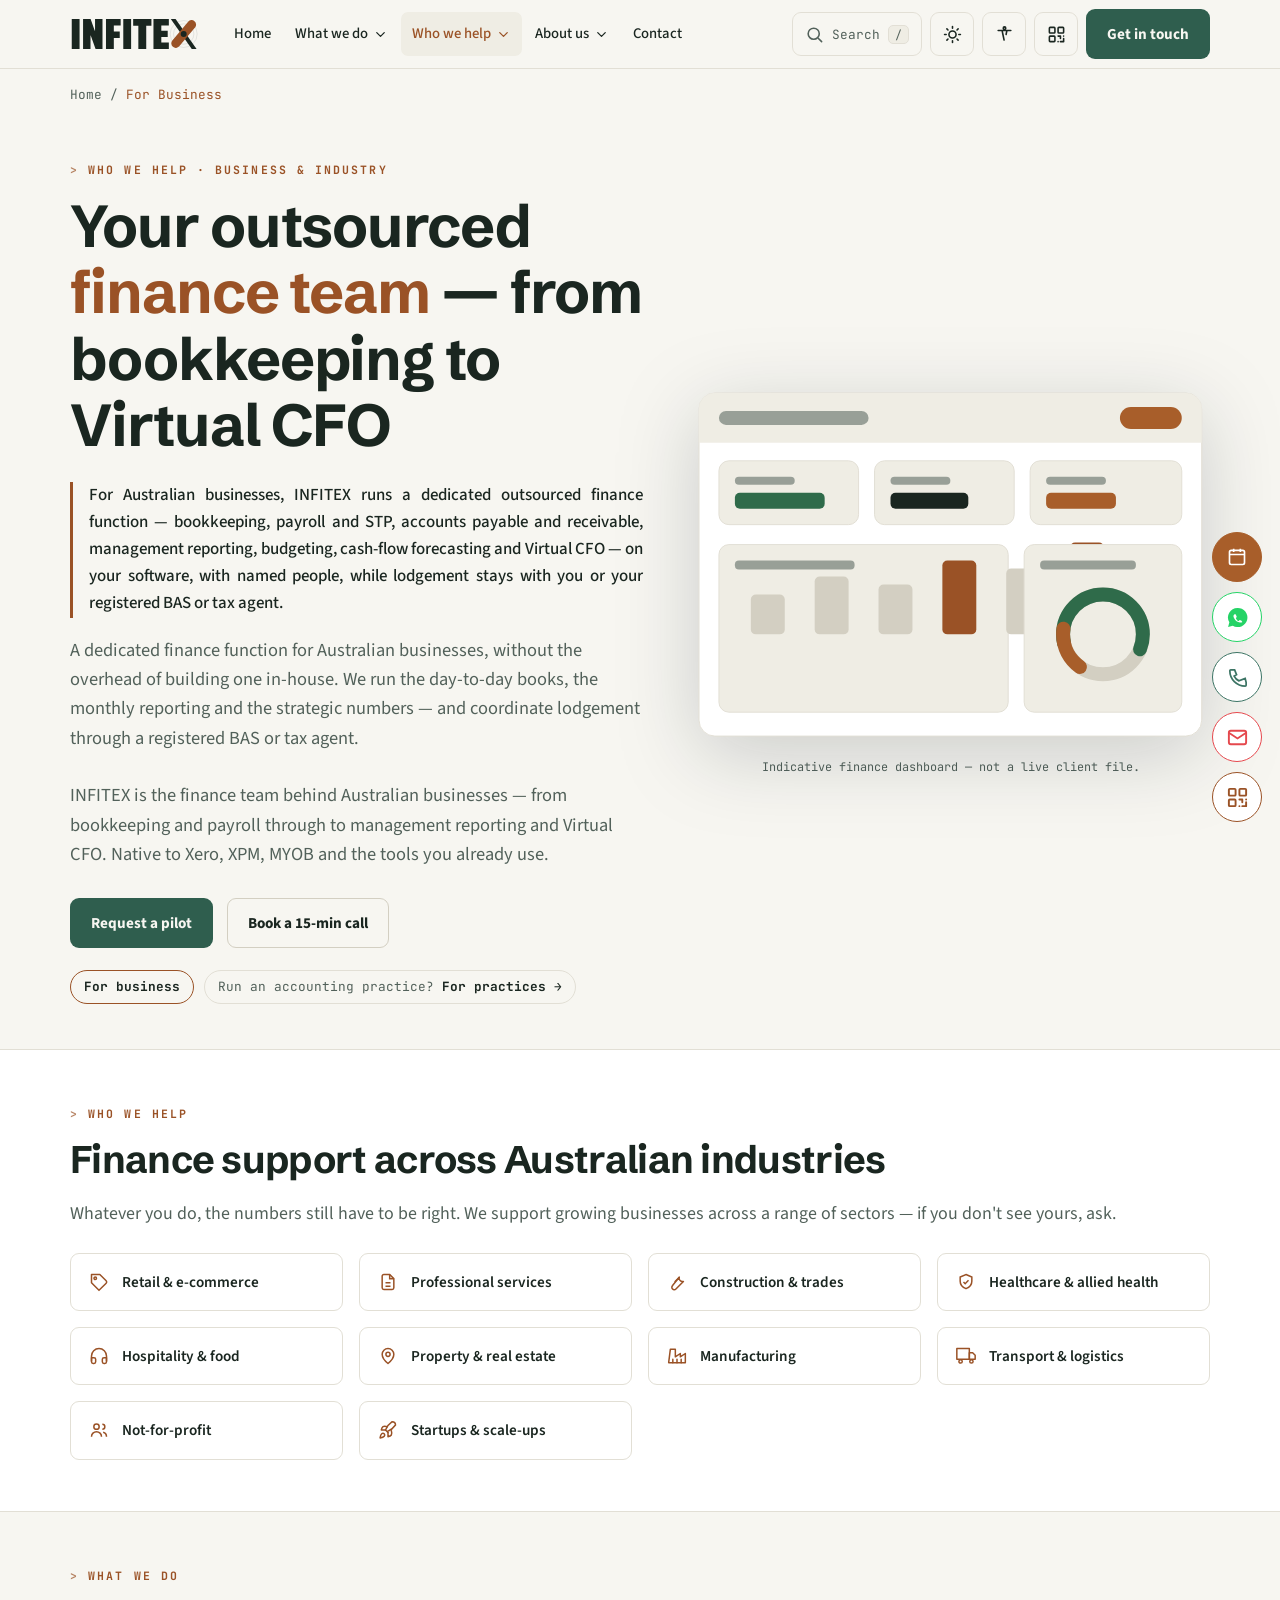
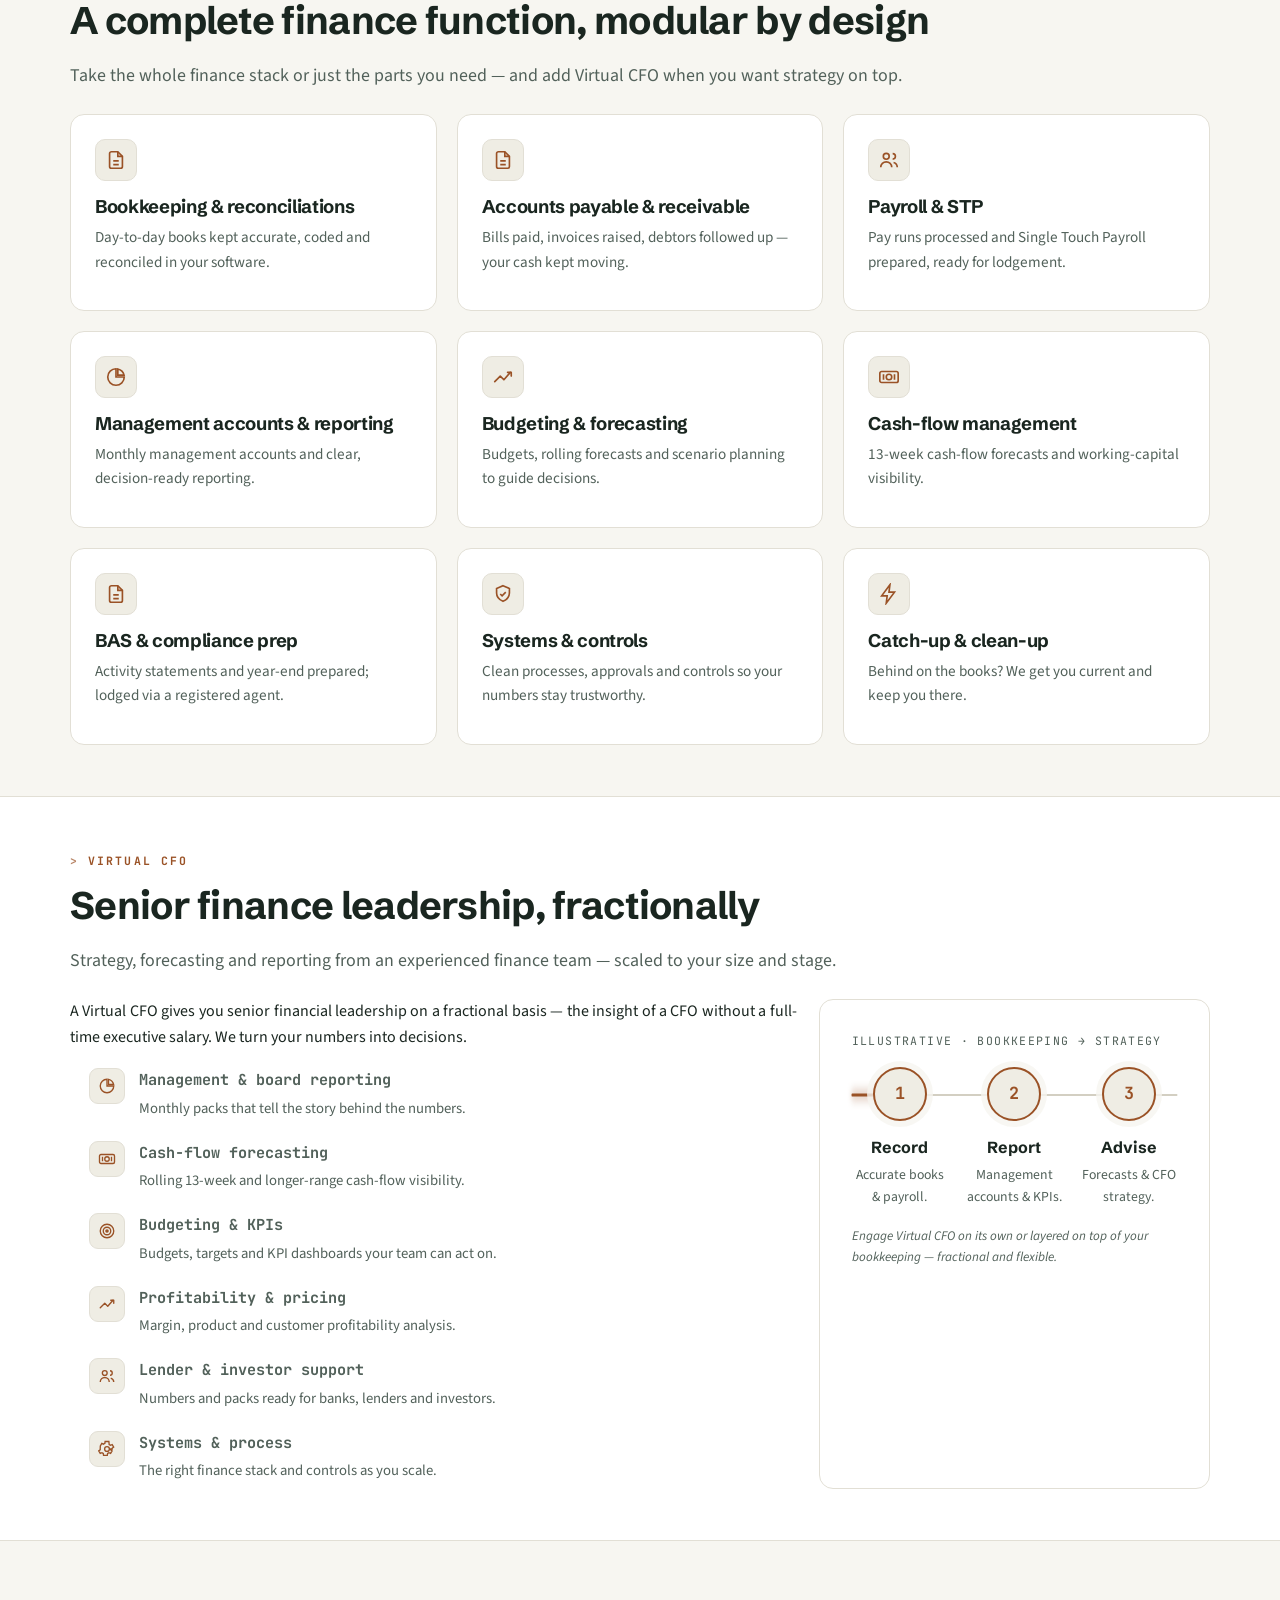
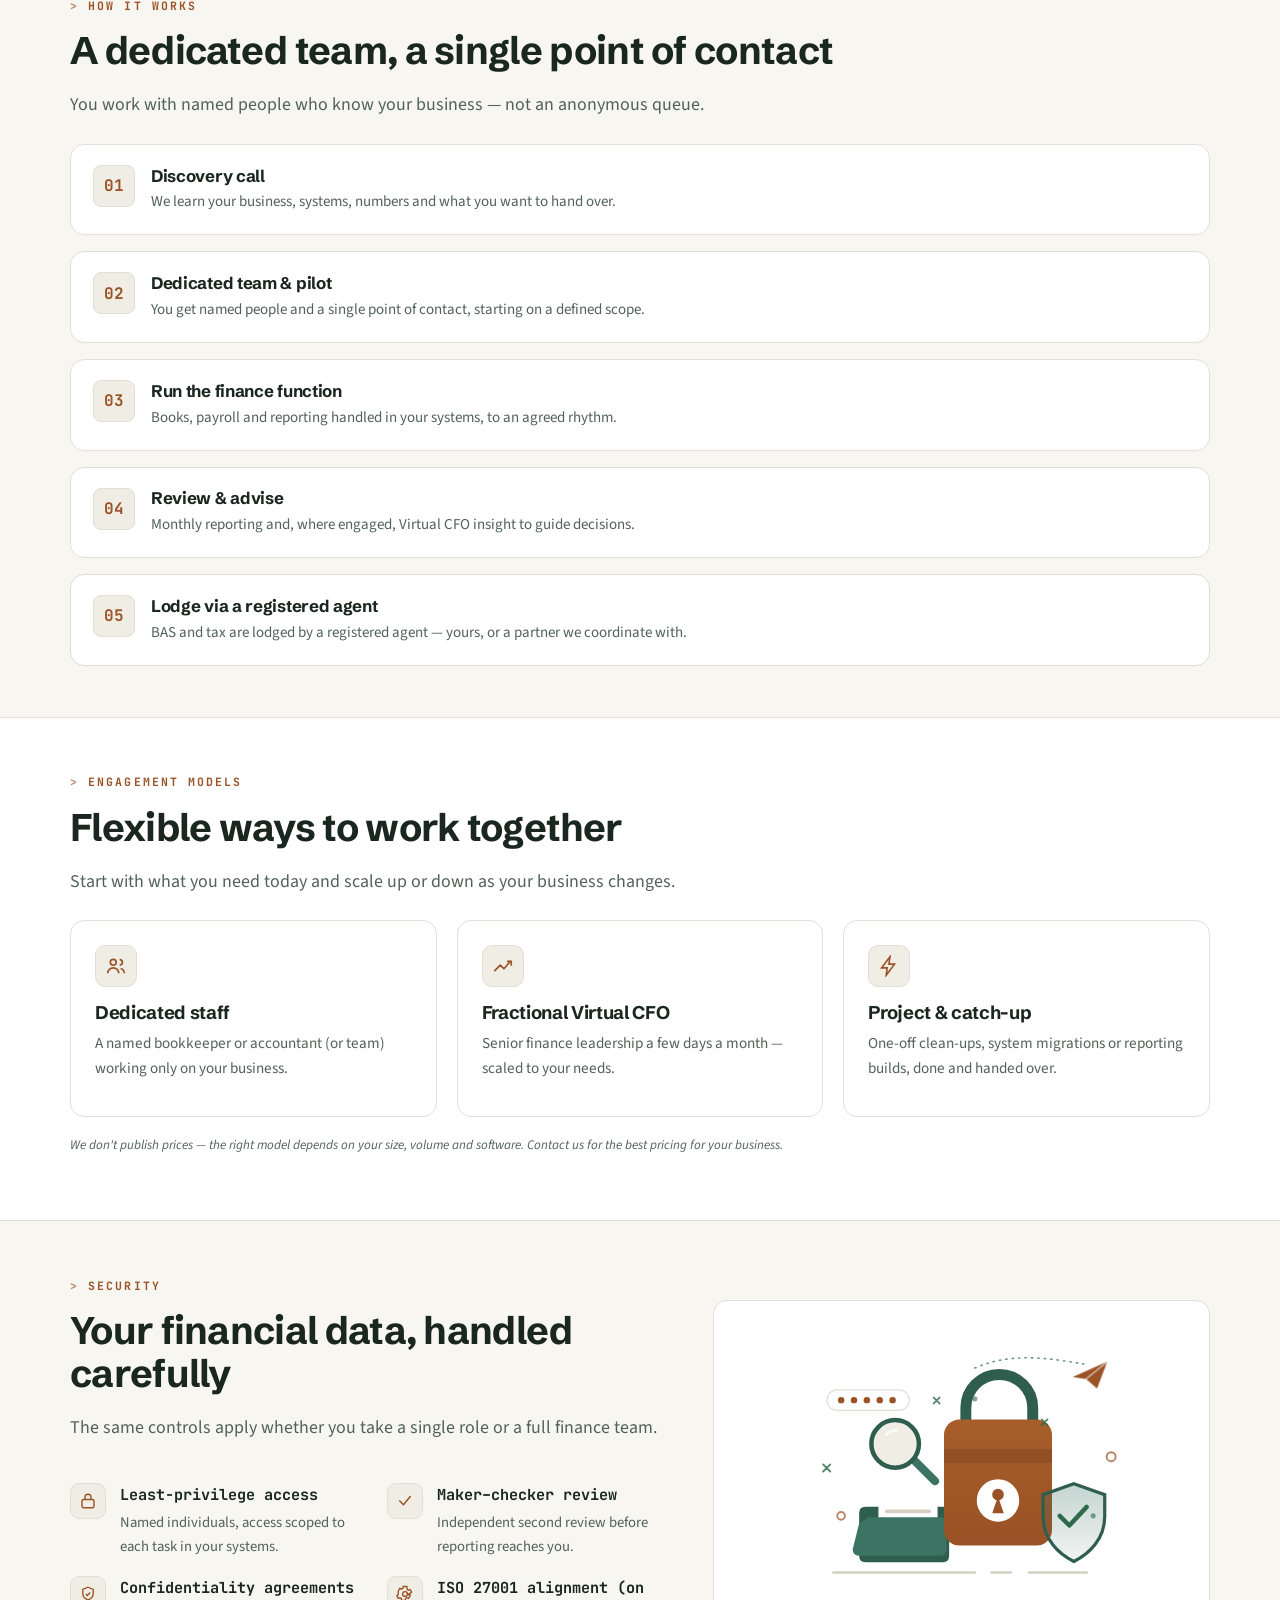
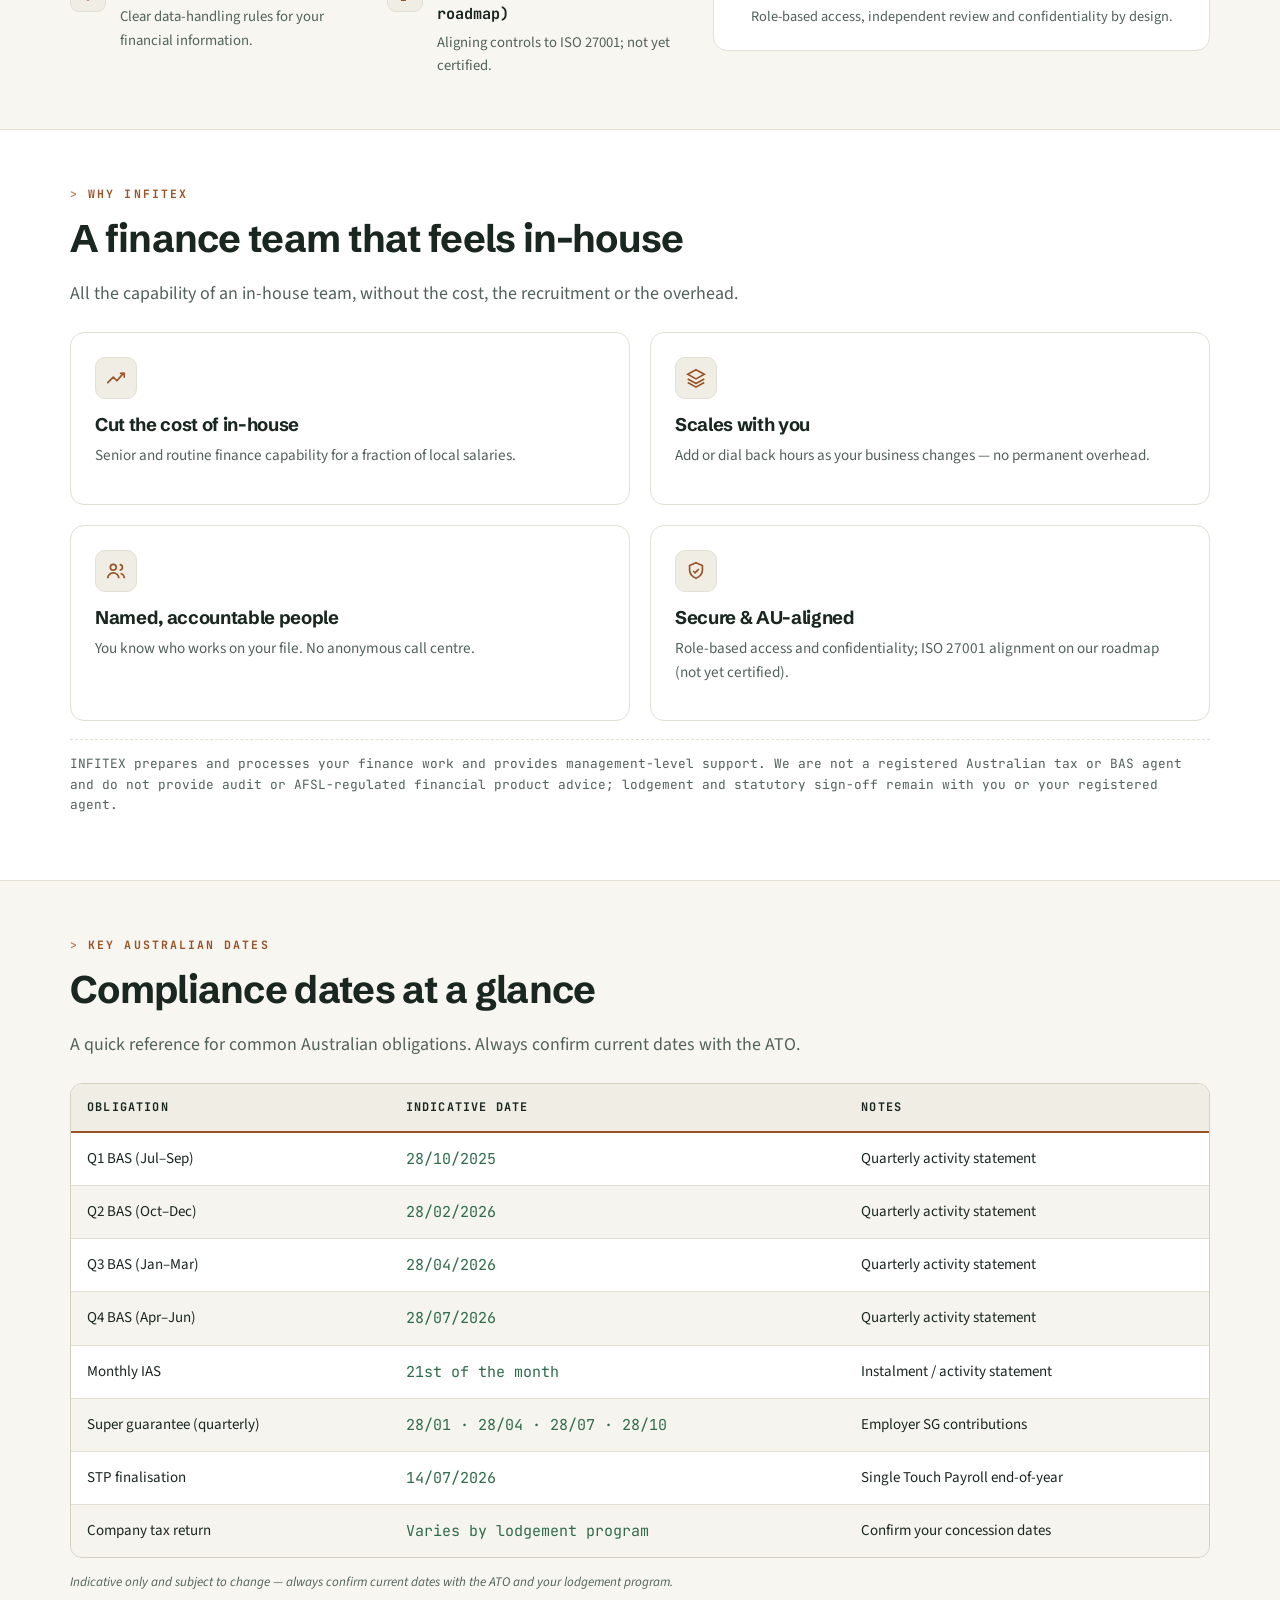
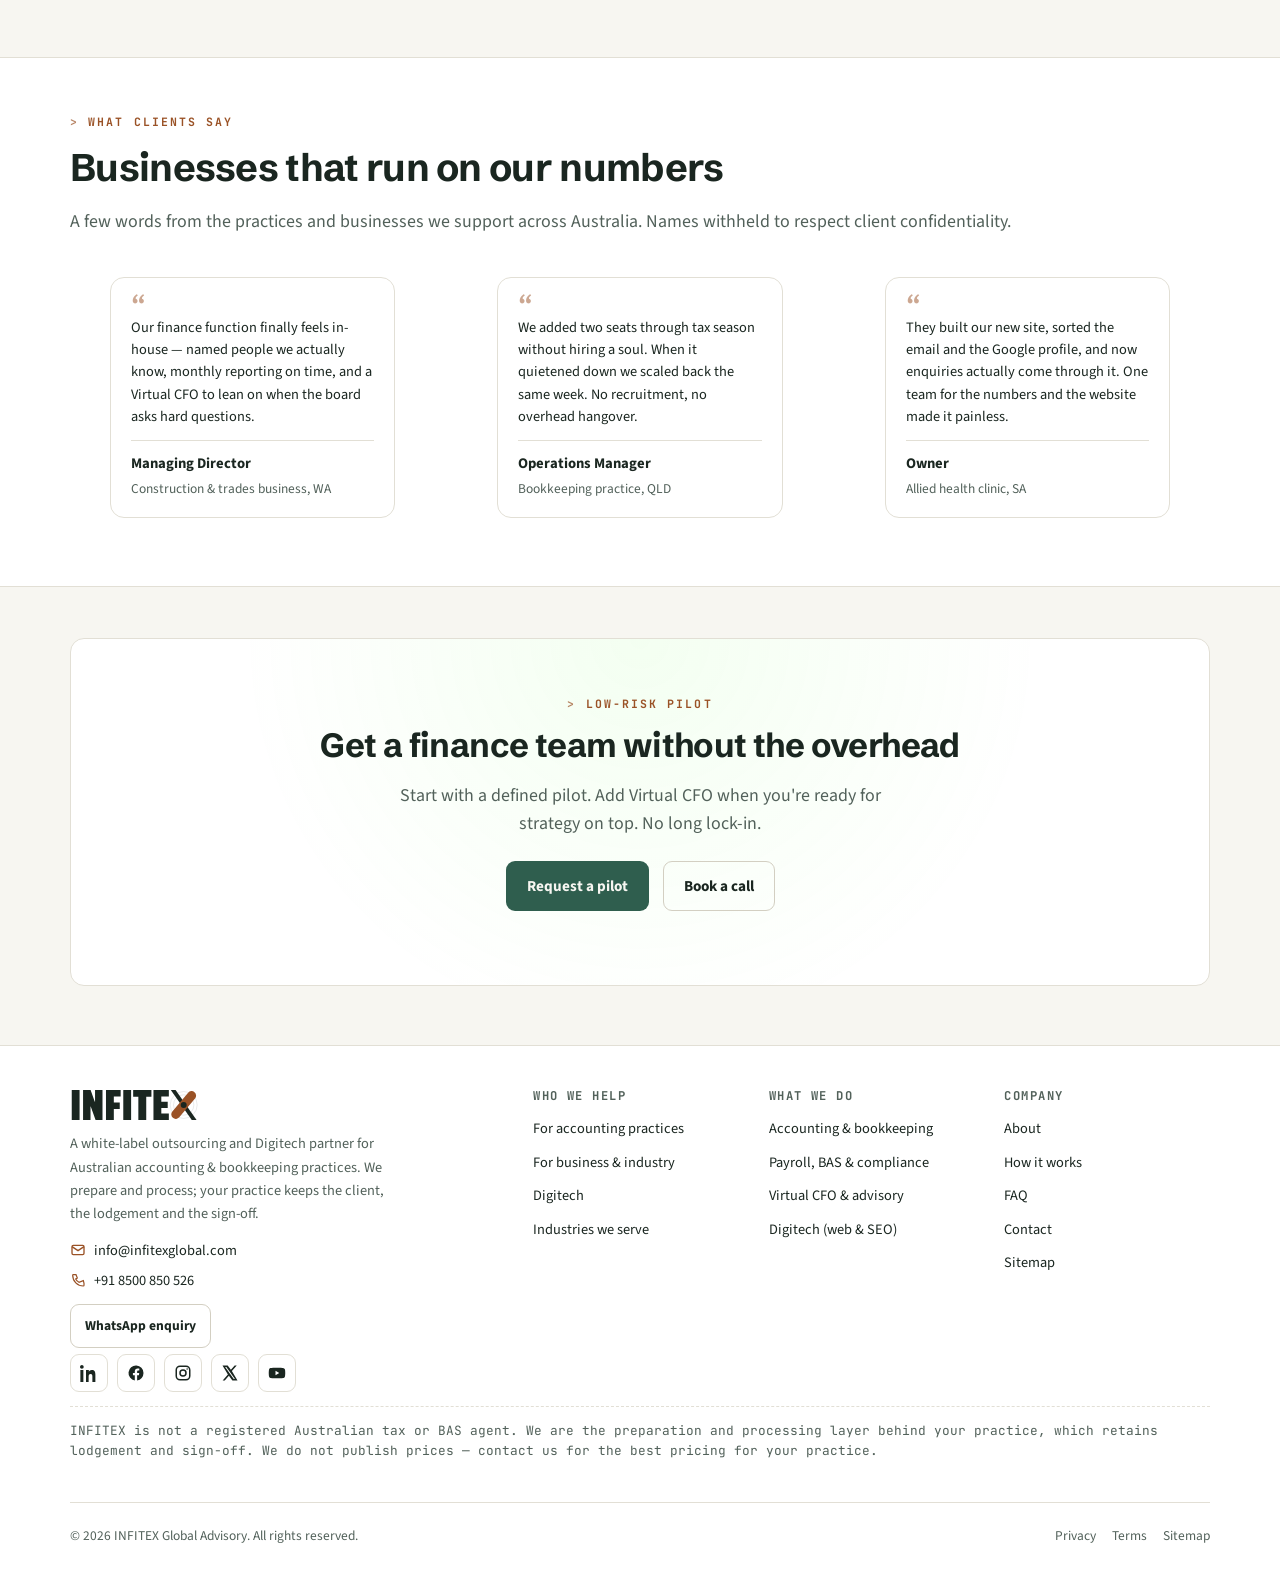
<file: industry.html>
<!doctype html><html lang="en-AU"><head><meta charset="utf-8"><meta name="viewport" content="width=device-width,initial-scale=1,viewport-fit=cover"><title>Outsourced finance team & Virtual CFO, Australia | INFITEX</title><meta name="description" content="A dedicated outsourced finance team for Australian businesses: bookkeeping, payroll & STP, management accounts, forecasting and Virtual CFO."><meta name="author" content="INFITEX Global Advisory"><meta name="robots" content="index,follow,max-image-preview:large,max-snippet:-1,max-video-preview:-1"><link rel="canonical" href="https://infitexglobal.com/industry.html"><!-- SEO/GEO verification scaffold — replace PLACEHOLDER tokens after deploy --><meta name="google-site-verification" content="GOOGLE_SITE_VERIFICATION"><!-- <meta name="msvalidate.01" content="BING_SITE_VERIFICATION"> --><!-- <meta name="yandex-verification" content="YANDEX_SITE_VERIFICATION"> --><!-- <meta name="p:domain_verify" content="PINTEREST_SITE_VERIFICATION"> --><meta property="og:type" content="website"><meta property="og:site_name" content="INFITEX Global Advisory"><meta property="og:title" content="Outsourced finance team & Virtual CFO, Australia | INFITEX"><meta property="og:description" content="A dedicated outsourced finance team for Australian businesses: bookkeeping, payroll & STP, management accounts, forecasting and Virtual CFO."><meta property="og:url" content="https://infitexglobal.com/industry.html"><meta property="og:image" content="https://infitexglobal.com/og-image.png"><meta property="og:image:width" content="1200"><meta property="og:image:height" content="630"><meta property="og:image:alt" content="INFITEX Global Advisory — white-label accounting outsourcing for Australian practices"><meta property="og:locale" content="en_AU"><meta name="twitter:card" content="summary_large_image"><meta name="twitter:title" content="Outsourced finance team & Virtual CFO, Australia | INFITEX"><meta name="twitter:description" content="A dedicated outsourced finance team for Australian businesses: bookkeeping, payroll & STP, management accounts, forecasting and Virtual CFO."><meta name="twitter:image" content="https://infitexglobal.com/og-image.png"><meta name="twitter:image:alt" content="INFITEX Global Advisory"><meta name="theme-color" content="#F7F6F1" media="(prefers-color-scheme: light)"><meta name="theme-color" content="#14211C" media="(prefers-color-scheme: dark)"><link rel="icon" href="favicon.svg" type="image/svg+xml"><link rel="apple-touch-icon" href="favicon.svg"><link rel="sitemap" type="application/xml" title="Sitemap" href="sitemap.xml"><script>(function(){try{var d=document.documentElement;var t=localStorage.getItem('ix-theme')||'light';d.setAttribute('data-theme',t);if(localStorage.getItem('ix-contrast')==='high')d.setAttribute('data-contrast','high');if(localStorage.getItem('ix-grayscale')==='on')d.setAttribute('data-grayscale','on');var ts=localStorage.getItem('ix-textstep');var s=[-2,0,2,4,6];if(ts!==null)d.style.setProperty('--type-scale-step',(s[parseInt(ts,10)]||0)+'px');}catch(e){}})();</script><link rel="preconnect" href="https://fonts.googleapis.com"><link rel="preconnect" href="https://fonts.gstatic.com" crossorigin><link href="https://fonts.googleapis.com/css2?family=Schibsted+Grotesk:wght@500;600;700;800&family=Source+Sans+3:ital,wght@0,400;0,600;1,400&family=JetBrains+Mono:wght@400;500;700&display=swap" rel="stylesheet"><link rel="stylesheet" href="styles.css?v=2b7db34c"><script type="application/ld+json">{"@context":"https://schema.org","@graph":[{"@context":"https://schema.org","@type":"WebPage","@id":"https://infitexglobal.com/industry.html#webpage","url":"https://infitexglobal.com/industry.html","name":"Outsourced finance team & Virtual CFO, Australia | INFITEX","description":"A dedicated outsourced finance team for Australian businesses: bookkeeping, payroll & STP, management accounts, forecasting and Virtual CFO.","inLanguage":"en-AU","isPartOf":{"@id":"https://infitexglobal.com/#website"},"about":{"@id":"https://infitexglobal.com/#organization"},"speakable":{"@type":"SpeakableSpecification","cssSelector":["h1",".answer-lede"]}},{"@context":"https://schema.org","@type":"ProfessionalService","@id":"https://infitexglobal.com/#organization","name":"INFITEX Global Advisory","alternateName":"INFITEX","slogan":"A finance team that works to your standards.","description":"INFITEX Global Advisory is an India-based, white-label accounting and bookkeeping outsourcing partner for Australian accounting practices and businesses, covering bookkeeping, payroll and STP, BAS and IAS, year-end financials, tax and SMSF, plus management reporting and Virtual CFO. The client practice always retains lodgement and sign-off. A Digitech division provides websites, business email and SEO.","url":"https://infitexglobal.com/","logo":"https://infitexglobal.com/logo.svg","image":"https://infitexglobal.com/og-image.png","email":"info@infitexglobal.com","telephone":"+91-8500-850-526","priceRange":"Contact for a tailored quote","currenciesAccepted":"AUD","areaServed":{"@type":"Country","name":"Australia"},"knowsLanguage":["en-AU","en"],"availableLanguage":["English"],"knowsAbout":["White-label accounting outsourcing","Bookkeeping","Bank reconciliations","Accounts payable and receivable","Payroll","Single Touch Payroll (STP)","BAS preparation","IAS preparation","Year-end financial statements","Company and trust tax returns","SMSF accounting","BGL","Class","Xero","XPM","MYOB","QuickBooks","Reckon","Karbon","Dext","Hubdoc","FYI Docs","Management reporting","Budgeting and forecasting","Cash-flow forecasting","Virtual CFO","Australian tax compliance"],"serviceType":["Accounting outsourcing","Bookkeeping outsourcing","Payroll outsourcing","BAS and IAS preparation","Virtual CFO","Management reporting","Web design and SEO (Digitech)"],"contactPoint":{"@type":"ContactPoint","contactType":"sales","email":"info@infitexglobal.com","telephone":"+91-8500-850-526","areaServed":"AU","availableLanguage":["en-AU","en"]},"address":{"@type":"PostalAddress","addressCountry":"IN"},"sameAs":["https://www.linkedin.com/company/infitexglobal","https://www.facebook.com/infitexglobal","https://www.instagram.com/infitexglobal","https://x.com/infitexglobal","https://www.youtube.com/@infitexglobal"]},{"@context": "https://schema.org", "@type": "Service", "serviceType": "Outsourced accounting, finance and Virtual CFO services", "provider": {"@type": "ProfessionalService", "name": "INFITEX Global Advisory", "url": "https://infitexglobal.com/"}, "areaServed": "AU", "description": "Outsourced finance team for Australian businesses: bookkeeping, payroll & STP, management accounts, budgeting & forecasting, cash-flow and Virtual CFO. Lodgement is handled via a registered BAS/tax agent."},{"@context":"https://schema.org","@type":"BreadcrumbList","itemListElement":[{"@type":"ListItem","position":1,"name":"Home","item":"https://infitexglobal.com/index.html"},{"@type":"ListItem","position":2,"name":"For Business","item":"https://infitexglobal.com/industry.html"}]}]}</script></head><body><a class="skip-link" href="#main">Skip to content</a><header class="site-header"><div class="shell header-inner"><a class="brand" href="index.html" aria-label="INFITEX Global Advisory — home"><svg class="brand-logo" viewBox="0 0 309.3 72.0" role="img" aria-label="INFITEX" focusable="false"><g class="brand-word" transform="translate(0 72.00) scale(0.10465 -0.10465)"><g transform="translate(0.0 0)"><path d="M40 0V688H220V0Z"/></g><g transform="translate(260.0 0)"><path d="M327 0 216 310H211V0H40V688H213L309 421H315V688H486V0Z"/></g><g transform="translate(786.0 0)"><path d="M40 0V688H377V540H220V402H356V254H220V0Z"/></g><g transform="translate(1183.0 0)"><path d="M40 0V688H220V0Z"/></g><g transform="translate(1443.0 0)"><path d="M126 0V535H7V688H426V535H307V0Z"/></g><g transform="translate(1876.0 0)"><path d="M40 0V688H393V540H220V421H367V274H220V148H393V0Z"/></g></g><g class="brand-x"><g class="bx-ring" fill="none"><circle cx="273.11" cy="36.00" r="24.48"/><circle cx="273.11" cy="36.00" r="32.40"/></g><path class="bx-ink" d="M 242.15 0.00 L 253.67 0.00 L 304.07 72.00 L 292.55 72.00 Z"/><rect class="bx-acc" x="262.31" y="-4.32" width="21.60" height="80.64" rx="10.80" transform="rotate(40 273.11 36.00)"/><circle class="bx-dot" cx="273.11" cy="36.00" r="7.20"/></g></svg></a><nav class="nav" aria-label="Primary"><a class="nav-link" href="index.html">Home</a><div class="nav-item has-mega"><button type="button" class="nav-link nav-trigger" aria-expanded="false" aria-haspopup="true" aria-controls="mega-what-we-do">What we do<svg class="caret" viewBox="0 0 24 24" aria-hidden="true" focusable="false"><path d="M6 9l6 6 6-6" fill="none" stroke="currentColor" stroke-width="2" stroke-linecap="round" stroke-linejoin="round"/></svg></button><div class="mega-panel" id="mega-what-we-do" role="region" aria-label="What we do"><div class="mega-grid"><div class="mega-col"><p class="mega-h">Accounting & bookkeeping</p><ul><li><a href="outsourcing.html#scope"><span class="mega-t">Bookkeeping & reconciliations</span><span class="mega-d">Books kept accurate, coded and reconciled.</span></a></li><li><a href="outsourcing.html#scope"><span class="mega-t">Accounts payable & receivable</span><span class="mega-d">Bills, invoices and debtor follow-up.</span></a></li><li><a href="outsourcing.html#scope"><span class="mega-t">Year-end financials</span><span class="mega-d">Financial statements to your standards.</span></a></li><li><a href="outsourcing.html#scope"><span class="mega-t">Workpapers</span><span class="mega-d">Clean, traceable workpapers behind every job.</span></a></li></ul></div><div class="mega-col"><p class="mega-h">Payroll, BAS & compliance</p><ul><li><a href="outsourcing.html#scope"><span class="mega-t">Payroll & STP</span><span class="mega-d">Pay runs and Single Touch Payroll, ready to lodge.</span></a></li><li><a href="outsourcing.html#scope"><span class="mega-t">BAS / IAS preparation</span><span class="mega-d">Activity statements drafted for your sign-off.</span></a></li><li><a href="outsourcing.html#scope"><span class="mega-t">Company & trust tax returns</span><span class="mega-d">Returns prepared; your agent signs and lodges.</span></a></li><li><a href="outsourcing.html#scope"><span class="mega-t">SMSF accounts (BGL/Class)</span><span class="mega-d">Self-managed super fund accounts & workpapers.</span></a></li></ul></div><div class="mega-col"><p class="mega-h">Advisory & Virtual CFO</p><ul><li><a href="industry.html#vcfo"><span class="mega-t">Virtual CFO</span><span class="mega-d">Senior finance leadership, fractionally.</span></a></li><li><a href="industry.html#what"><span class="mega-t">Management accounts & reporting</span><span class="mega-d">Monthly, decision-ready reporting.</span></a></li><li><a href="industry.html#what"><span class="mega-t">Budgeting & forecasting</span><span class="mega-d">Budgets, rolling forecasts and scenarios.</span></a></li><li><a href="industry.html#vcfo"><span class="mega-t">Cash-flow management</span><span class="mega-d">13-week cash-flow and working-capital visibility.</span></a></li></ul></div><div class="mega-col"><p class="mega-h">Digitech</p><ul><li><a href="digitech.html#services"><span class="mega-t">Web design & build</span><span class="mega-d">Fast, accessible, mobile-first websites.</span></a></li><li><a href="digitech.html#services"><span class="mega-t">Domains, hosting & email</span><span class="mega-d">Set up and managed for you.</span></a></li><li><a href="digitech.html#services"><span class="mega-t">SEO & Google Business Profile</span><span class="mega-d">Be found by local clients.</span></a></li><li><a href="digitech.html#services"><span class="mega-t">Care & maintenance</span><span class="mega-d">Updates, backups and ongoing changes.</span></a></li></ul></div></div></div></div><div class="nav-item has-mega"><button type="button" class="nav-link nav-trigger" aria-expanded="false" aria-haspopup="true" aria-controls="mega-who-we-help" data-current="true">Who we help<svg class="caret" viewBox="0 0 24 24" aria-hidden="true" focusable="false"><path d="M6 9l6 6 6-6" fill="none" stroke="currentColor" stroke-width="2" stroke-linecap="round" stroke-linejoin="round"/></svg></button><div class="mega-panel" id="mega-who-we-help" role="region" aria-label="Who we help"><div class="mega-grid"><div class="mega-col"><p class="mega-h">By audience</p><ul><li><a href="outsourcing.html"><span class="mega-t">For accounting practices</span><span class="mega-d">White-label back office for your firm.</span></a></li><li><a href="industry.html"><span class="mega-t">For business & industry</span><span class="mega-d">A dedicated outsourced finance team.</span></a></li><li><a href="digitech.html"><span class="mega-t">Digitech</span><span class="mega-d">Web, email & SEO for client-facing growth.</span></a></li></ul></div><div class="mega-col"><p class="mega-h">Industries we serve</p><ul><li><a href="industry.html#industries"><span class="mega-t">Construction & trades</span><span class="mega-d">Job costing, payroll and BAS.</span></a></li><li><a href="industry.html#industries"><span class="mega-t">Retail & e-commerce</span><span class="mega-d">High-volume reconciliations and reporting.</span></a></li><li><a href="industry.html#industries"><span class="mega-t">Professional services</span><span class="mega-d">Clean books and management accounts.</span></a></li><li><a href="industry.html#industries"><span class="mega-t">Healthcare & allied health</span><span class="mega-d">Compliant bookkeeping and payroll.</span></a></li></ul></div></div></div></div><div class="nav-item has-mega"><button type="button" class="nav-link nav-trigger" aria-expanded="false" aria-haspopup="true" aria-controls="mega-about-us">About us<svg class="caret" viewBox="0 0 24 24" aria-hidden="true" focusable="false"><path d="M6 9l6 6 6-6" fill="none" stroke="currentColor" stroke-width="2" stroke-linecap="round" stroke-linejoin="round"/></svg></button><div class="mega-panel" id="mega-about-us" role="region" aria-label="About us"><div class="mega-grid"><div class="mega-col"><p class="mega-h">Company</p><ul><li><a href="about.html"><span class="mega-t">About INFITEX</span><span class="mega-d">A dependable extension of your team, native to your stack.</span></a></li><li><a href="about.html#vmb"><span class="mega-t">Vision, mission & values</span><span class="mega-d">What we stand for and how we work.</span></a></li></ul></div><div class="mega-col"><p class="mega-h">Proof & answers</p><ul><li><a href="index.html#testimonials"><span class="mega-t">Our stories</span><span class="mega-d">What practices and businesses say about us.</span></a></li><li><a href="index.html#faq"><span class="mega-t">FAQ</span><span class="mega-d">Honest answers on the compliance line, security and how we work.</span></a></li></ul></div></div></div></div><a class="nav-link" href="contact.html">Contact</a></nav><div class="header-tools"><button class="icon-btn search-btn" data-open-search aria-label="Search the site"><svg viewBox="0 0 24 24" fill="none" stroke="currentColor" stroke-width="2" stroke-linecap="round"><circle cx="11" cy="11" r="7"/><path d="M21 21l-4-4"/></svg><span>Search</span><kbd>/</kbd></button><button class="icon-btn" data-theme-toggle aria-label="Toggle light or dark theme" aria-pressed="false"><svg viewBox="0 0 24 24" fill="none" stroke="currentColor" stroke-width="2" stroke-linecap="round"><circle cx="12" cy="12" r="4.5"/><path d="M12 2v2M12 20v2M2 12h2M20 12h2M4.9 4.9l1.4 1.4M17.7 17.7l1.4 1.4M19.1 4.9l-1.4 1.4M6.3 17.7l-1.4 1.4"/></svg></button><button class="icon-btn" data-open-a11y aria-label="Open accessibility settings"><svg viewBox="0 0 24 24" fill="none" stroke="currentColor" stroke-width="2" stroke-linecap="round"><circle cx="12" cy="4" r="1.6"/><path d="M4 7h16M9 7l1 5 1.5 7M15 7l-1 5"/></svg></button><button class="icon-btn qr-header-btn" data-open-qr aria-label="Show QR code to save our contact" title="Save our contact (QR)"><svg viewBox="0 0 24 24" fill="none" stroke="currentColor" stroke-width="2" stroke-linecap="round" stroke-linejoin="round"><rect x="3" y="3" width="7" height="7" rx="1"/><rect x="14" y="3" width="7" height="7" rx="1"/><rect x="3" y="14" width="7" height="7" rx="1"/><path d="M14 14h3v3M21 14v.01M14 21h.01M17 21h4v-4M21 17v.01"/></svg></button><a class="btn btn-primary header-cta" href="contact.html">Get in touch</a><button class="icon-btn hamburger" data-open-nav aria-label="Open menu" aria-expanded="false"><svg viewBox="0 0 24 24" fill="none" stroke="currentColor" stroke-width="2" stroke-linecap="round"><path d="M3 6h18M3 12h18M3 18h18"/></svg></button></div></div></header><div class="mobile-nav" id="mobileNav" aria-hidden="true"><div class="mobile-nav-top"><a class="brand" href="index.html" aria-label="INFITEX home"><svg class="brand-logo" viewBox="0 0 309.3 72.0" role="img" aria-label="INFITEX" focusable="false"><g class="brand-word" transform="translate(0 72.00) scale(0.10465 -0.10465)"><g transform="translate(0.0 0)"><path d="M40 0V688H220V0Z"/></g><g transform="translate(260.0 0)"><path d="M327 0 216 310H211V0H40V688H213L309 421H315V688H486V0Z"/></g><g transform="translate(786.0 0)"><path d="M40 0V688H377V540H220V402H356V254H220V0Z"/></g><g transform="translate(1183.0 0)"><path d="M40 0V688H220V0Z"/></g><g transform="translate(1443.0 0)"><path d="M126 0V535H7V688H426V535H307V0Z"/></g><g transform="translate(1876.0 0)"><path d="M40 0V688H393V540H220V421H367V274H220V148H393V0Z"/></g></g><g class="brand-x"><g class="bx-ring" fill="none"><circle cx="273.11" cy="36.00" r="24.48"/><circle cx="273.11" cy="36.00" r="32.40"/></g><path class="bx-ink" d="M 242.15 0.00 L 253.67 0.00 L 304.07 72.00 L 292.55 72.00 Z"/><rect class="bx-acc" x="262.31" y="-4.32" width="21.60" height="80.64" rx="10.80" transform="rotate(40 273.11 36.00)"/><circle class="bx-dot" cx="273.11" cy="36.00" r="7.20"/></g></svg></a><button class="icon-btn" data-close-nav aria-label="Close menu"><svg viewBox="0 0 24 24" fill="none" stroke="currentColor" stroke-width="2" stroke-linecap="round"><path d="M6 6l12 12M18 6L6 18"/></svg></button></div><nav aria-label="Mobile"><a class="m-link" href="index.html">Home</a><div class="m-acc"><button type="button" class="m-acc-btn" aria-expanded="false" aria-controls="macc-what-we-do">What we do<svg class="caret" viewBox="0 0 24 24" aria-hidden="true" focusable="false"><path d="M6 9l6 6 6-6" fill="none" stroke="currentColor" stroke-width="2" stroke-linecap="round" stroke-linejoin="round"/></svg></button><div class="m-acc-panel" id="macc-what-we-do"><p class="m-group">Accounting & bookkeeping</p><a class="m-sublink" href="outsourcing.html#scope">Bookkeeping & reconciliations</a><a class="m-sublink" href="outsourcing.html#scope">Accounts payable & receivable</a><a class="m-sublink" href="outsourcing.html#scope">Year-end financials</a><a class="m-sublink" href="outsourcing.html#scope">Workpapers</a><p class="m-group">Payroll, BAS & compliance</p><a class="m-sublink" href="outsourcing.html#scope">Payroll & STP</a><a class="m-sublink" href="outsourcing.html#scope">BAS / IAS preparation</a><a class="m-sublink" href="outsourcing.html#scope">Company & trust tax returns</a><a class="m-sublink" href="outsourcing.html#scope">SMSF accounts (BGL/Class)</a><p class="m-group">Advisory & Virtual CFO</p><a class="m-sublink" href="industry.html#vcfo">Virtual CFO</a><a class="m-sublink" href="industry.html#what">Management accounts & reporting</a><a class="m-sublink" href="industry.html#what">Budgeting & forecasting</a><a class="m-sublink" href="industry.html#vcfo">Cash-flow management</a><p class="m-group">Digitech</p><a class="m-sublink" href="digitech.html#services">Web design & build</a><a class="m-sublink" href="digitech.html#services">Domains, hosting & email</a><a class="m-sublink" href="digitech.html#services">SEO & Google Business Profile</a><a class="m-sublink" href="digitech.html#services">Care & maintenance</a></div></div><div class="m-acc"><button type="button" class="m-acc-btn" aria-expanded="false" aria-controls="macc-who-we-help">Who we help<svg class="caret" viewBox="0 0 24 24" aria-hidden="true" focusable="false"><path d="M6 9l6 6 6-6" fill="none" stroke="currentColor" stroke-width="2" stroke-linecap="round" stroke-linejoin="round"/></svg></button><div class="m-acc-panel" id="macc-who-we-help"><p class="m-group">By audience</p><a class="m-sublink" href="outsourcing.html">For accounting practices</a><a class="m-sublink" href="industry.html">For business & industry</a><a class="m-sublink" href="digitech.html">Digitech</a><p class="m-group">Industries we serve</p><a class="m-sublink" href="industry.html#industries">Construction & trades</a><a class="m-sublink" href="industry.html#industries">Retail & e-commerce</a><a class="m-sublink" href="industry.html#industries">Professional services</a><a class="m-sublink" href="industry.html#industries">Healthcare & allied health</a></div></div><div class="m-acc"><button type="button" class="m-acc-btn" aria-expanded="false" aria-controls="macc-about-us">About us<svg class="caret" viewBox="0 0 24 24" aria-hidden="true" focusable="false"><path d="M6 9l6 6 6-6" fill="none" stroke="currentColor" stroke-width="2" stroke-linecap="round" stroke-linejoin="round"/></svg></button><div class="m-acc-panel" id="macc-about-us"><p class="m-group">Company</p><a class="m-sublink" href="about.html">About INFITEX</a><a class="m-sublink" href="about.html#vmb">Vision, mission & values</a><p class="m-group">Proof & answers</p><a class="m-sublink" href="index.html#testimonials">Our stories</a><a class="m-sublink" href="index.html#faq">FAQ</a></div></div><a class="m-link" href="contact.html">Contact</a></nav><div style="margin-top:24px;display:flex;gap:10px;flex-wrap:wrap"><button class="btn btn-ghost" data-open-wa>WhatsApp us</button><a class="btn btn-primary" href="contact.html">Get in touch</a></div></div><main id="main"><div class="shell"><nav class="crumbs" aria-label="Breadcrumb"><a href="index.html">Home</a> / <span>For Business</span></nav></div><section class="hero"><div class="shell hero-2col"><div class="hero-copy"><span class="eyebrow">Who we help · Business &amp; industry</span><h1>Your outsourced <span class="accent">finance team</span> — from bookkeeping to Virtual CFO</h1><p class="answer-lede">For Australian businesses, INFITEX runs a dedicated outsourced finance function — bookkeeping, payroll and STP, accounts payable and receivable, management reporting, budgeting, cash-flow forecasting and Virtual CFO — on your software, with named people, while lodgement stays with you or your registered BAS or tax agent.</p><p class="hero-sub" data-tw>A dedicated finance function for Australian businesses, without the overhead of building one in-house. We run the day-to-day books, the monthly reporting and the strategic numbers — and coordinate lodgement through a registered BAS or tax agent.</p><p class="hero-sub">INFITEX is the finance team behind Australian businesses — from bookkeeping and payroll through to management reporting and Virtual CFO. Native to Xero, XPM, MYOB and the tools you already use.</p><div class="hero-cta"><a class="btn btn-primary" href="contact.html">Request a pilot</a><a class="btn btn-ghost" data-booking href="contact.html">Book a 15-min call</a></div><div class="hero-paths" style="margin-top:18px"><span class="path-chip" style="border-color:var(--accent);color:var(--accent)"><b>For business</b></span><a class="path-chip" href="outsourcing.html">Run an accounting practice? <b>For practices →</b></a></div></div><div class="dash-visual" role="img" aria-label="Illustrative finance dashboard with KPIs, a cash-flow trend and a budget breakdown"><svg class="dash-svg" viewBox="0 0 520 360" xmlns="http://www.w3.org/2000/svg"><rect x="8" y="8" width="504" height="344" rx="16" fill="var(--bg-2)" stroke="var(--line)"/><path d="M8 24a16 16 0 0 1 16-16h472a16 16 0 0 1 16 16v34H8z" fill="var(--bg-3)"/><rect x="28" y="26" width="150" height="14" rx="7" fill="var(--muted)" opacity=".55"/><rect x="430" y="22" width="62" height="22" rx="11" fill="var(--accent-fill)"/><g><rect x="28" y="76" width="140" height="64" rx="10" fill="var(--bg-3)" stroke="var(--line)"/><rect x="44" y="92" width="60" height="8" rx="4" fill="var(--muted)" opacity=".55"/><rect x="44" y="108" width="90" height="16" rx="5" fill="var(--positive)"/><rect x="184" y="76" width="140" height="64" rx="10" fill="var(--bg-3)" stroke="var(--line)"/><rect x="200" y="92" width="60" height="8" rx="4" fill="var(--muted)" opacity=".55"/><rect x="200" y="108" width="78" height="16" rx="5" fill="var(--fg)"/><rect x="340" y="76" width="152" height="64" rx="10" fill="var(--bg-3)" stroke="var(--line)"/><rect x="356" y="92" width="60" height="8" rx="4" fill="var(--muted)" opacity=".55"/><rect x="356" y="108" width="70" height="16" rx="5" fill="var(--accent-fill)"/></g><rect x="28" y="160" width="290" height="168" rx="10" fill="var(--bg-3)" stroke="var(--line)"/><rect x="44" y="176" width="120" height="9" rx="4" fill="var(--muted)" opacity=".55"/><rect x="60" y="210" width="34" height="40" rx="5" fill="var(--line-2)"/><rect x="124" y="192" width="34" height="58" rx="5" fill="var(--line-2)"/><rect x="188" y="200" width="34" height="50" rx="5" fill="var(--line-2)"/><rect x="252" y="176" width="34" height="74" rx="5" fill="var(--accent)"/><rect x="316" y="184" width="34" height="66" rx="5" fill="var(--line-2)"/><rect x="380" y="158" width="34" height="92" rx="5" fill="var(--accent)"/><rect x="334" y="160" width="158" height="168" rx="10" fill="var(--bg-3)" stroke="var(--line)"/><rect x="350" y="176" width="96" height="9" rx="4" fill="var(--muted)" opacity=".55"/><circle cx="413" cy="250" r="40" fill="none" stroke="var(--line-2)" stroke-width="14"/><circle cx="413" cy="250" r="40" fill="none" stroke="var(--positive)" stroke-width="14" stroke-dasharray="150 101" stroke-dashoffset="72" transform="rotate(-90 413 250)" stroke-linecap="round"/><circle cx="413" cy="250" r="40" fill="none" stroke="var(--accent-fill)" stroke-width="14" stroke-dasharray="44 207" stroke-dashoffset="-150" transform="rotate(-90 413 250)" stroke-linecap="round"/></svg><p class="dash-cap">Indicative finance dashboard — not a live client file.</p></div></div></section><section class="section alt" id="industries" aria-labelledby="industries-title"><div class="shell"><div class="section-head"><span class="eyebrow">Who we help</span><h2 class="section-title" id="industries-title">Finance support across Australian industries</h2><p class="lead" data-tw>Whatever you do, the numbers still have to be right. We support growing businesses across a range of sectors — if you don't see yours, ask.</p></div><div class="ind-grid"><div class="ind-card"><span class="ind-ic"><svg viewBox="0 0 24 24" fill="none" stroke="currentColor" stroke-width="1.8" stroke-linecap="round" stroke-linejoin="round"><path d="M20.59 13.41 12 22l-9-9V3h10l7.59 7.59a2 2 0 0 1 0 2.82z"/><circle cx="7.5" cy="7.5" r="1.5"/></svg></span><span>Retail & e-commerce</span></div><div class="ind-card"><span class="ind-ic"><svg viewBox="0 0 24 24" fill="none" stroke="currentColor" stroke-width="1.8"><path d="M14 3H7a2 2 0 0 0-2 2v14a2 2 0 0 0 2 2h10a2 2 0 0 0 2-2V8l-5-5Z"/><path d="M14 3v5h5M9 13h6M9 17h6"/></svg></span><span>Professional services</span></div><div class="ind-card"><span class="ind-ic"><svg viewBox="0 0 24 24" fill="none" stroke="currentColor" stroke-width="1.8" stroke-linecap="round" stroke-linejoin="round"><path d="M14.7 6.3a4 4 0 0 0 5 5l-9 9a2.83 2.83 0 1 1-4-4z"/><path d="M14.7 6.3 9.7 11.3"/></svg></span><span>Construction & trades</span></div><div class="ind-card"><span class="ind-ic"><svg viewBox="0 0 24 24" fill="none" stroke="currentColor" stroke-width="1.8"><path d="M12 3l7 3v5c0 4.4-3 7.4-7 9-4-1.6-7-4.6-7-9V6l7-3z"/><path d="M9 12l2 2 4-4"/></svg></span><span>Healthcare & allied health</span></div><div class="ind-card"><span class="ind-ic"><svg viewBox="0 0 24 24" fill="none" stroke="currentColor" stroke-width="1.8" stroke-linecap="round" stroke-linejoin="round"><path d="M3 18v-6a9 9 0 0 1 18 0v6"/><path d="M21 19a2 2 0 0 1-2 2h-1a2 2 0 0 1-2-2v-3a2 2 0 0 1 2-2h3zM3 19a2 2 0 0 0 2 2h1a2 2 0 0 0 2-2v-3a2 2 0 0 0-2-2H3z"/></svg></span><span>Hospitality & food</span></div><div class="ind-card"><span class="ind-ic"><svg viewBox="0 0 24 24" fill="none" stroke="currentColor" stroke-width="1.8" stroke-linecap="round" stroke-linejoin="round"><path d="M12 21s7-5.5 7-11a7 7 0 1 0-14 0c0 5.5 7 11 7 11z"/><circle cx="12" cy="10" r="2.5"/></svg></span><span>Property & real estate</span></div><div class="ind-card"><span class="ind-ic"><svg viewBox="0 0 24 24" fill="none" stroke="currentColor" stroke-width="1.8" stroke-linecap="round" stroke-linejoin="round"><path d="M2 20h20V9l-6 4V9l-6 4V4H4l-2 16z"/><path d="M7 20v-4M12 20v-4M17 20v-4"/></svg></span><span>Manufacturing</span></div><div class="ind-card"><span class="ind-ic"><svg viewBox="0 0 24 24" fill="none" stroke="currentColor" stroke-width="1.8" stroke-linecap="round" stroke-linejoin="round"><path d="M1 3h15v13H1z"/><path d="M16 8h4l3 3v5h-7z"/><circle cx="5.5" cy="18.5" r="2"/><circle cx="18.5" cy="18.5" r="2"/></svg></span><span>Transport & logistics</span></div><div class="ind-card"><span class="ind-ic"><svg viewBox="0 0 24 24" fill="none" stroke="currentColor" stroke-width="1.8"><circle cx="9" cy="8" r="3.2"/><path d="M3 20a6 6 0 0 1 12 0M16 5a3 3 0 0 1 0 6M21 20a5.5 5.5 0 0 0-4-5.3"/></svg></span><span>Not-for-profit</span></div><div class="ind-card"><span class="ind-ic"><svg viewBox="0 0 24 24" fill="none" stroke="currentColor" stroke-width="1.8" stroke-linecap="round" stroke-linejoin="round"><path d="M4.5 16.5c-1.5 1.26-2 5-2 5s3.74-.5 5-2c.71-.84.7-2.13-.09-2.91a2.18 2.18 0 0 0-2.91-.09z"/><path d="M12 15l-3-3a22 22 0 0 1 8-10c2.5 0 4 1.5 4 4a22 22 0 0 1-10 8z"/><path d="M9 12H4s.55-3.03 2-4c1.62-1.08 5 0 5 0M12 15v5s3.03-.55 4-2c1.08-1.62 0-5 0-5"/></svg></span><span>Startups & scale-ups</span></div></div></div></section><section class="section" id="what" aria-labelledby="what-title"><div class="shell"><div class="section-head"><span class="eyebrow">What we do</span><h2 class="section-title" id="what-title">A complete finance function, modular by design</h2><p class="lead" data-tw>Take the whole finance stack or just the parts you need — and add Virtual CFO when you want strategy on top.</p></div><div class="grid grid-3"><article class="card"><div class="ico"><svg viewBox="0 0 24 24" fill="none" stroke="currentColor" stroke-width="1.8"><path d="M14 3H7a2 2 0 0 0-2 2v14a2 2 0 0 0 2 2h10a2 2 0 0 0 2-2V8l-5-5Z"/><path d="M14 3v5h5M9 13h6M9 17h6"/></svg></div><h3>Bookkeeping &amp; reconciliations</h3><p>Day-to-day books kept accurate, coded and reconciled in your software.</p></article><article class="card"><div class="ico"><svg viewBox="0 0 24 24" fill="none" stroke="currentColor" stroke-width="1.8"><path d="M14 3H7a2 2 0 0 0-2 2v14a2 2 0 0 0 2 2h10a2 2 0 0 0 2-2V8l-5-5Z"/><path d="M14 3v5h5M9 13h6M9 17h6"/></svg></div><h3>Accounts payable &amp; receivable</h3><p>Bills paid, invoices raised, debtors followed up — your cash kept moving.</p></article><article class="card"><div class="ico"><svg viewBox="0 0 24 24" fill="none" stroke="currentColor" stroke-width="1.8"><circle cx="9" cy="8" r="3.2"/><path d="M3 20a6 6 0 0 1 12 0M16 5a3 3 0 0 1 0 6M21 20a5.5 5.5 0 0 0-4-5.3"/></svg></div><h3>Payroll &amp; STP</h3><p>Pay runs processed and Single Touch Payroll prepared, ready for lodgement.</p></article><article class="card"><div class="ico"><svg viewBox="0 0 24 24" fill="none" stroke="currentColor" stroke-width="1.8"><path d="M12 3a9 9 0 1 0 9 9h-9V3z"/><path d="M14 3.2A9 9 0 0 1 20.8 10H14V3.2z"/></svg></div><h3>Management accounts &amp; reporting</h3><p>Monthly management accounts and clear, decision-ready reporting.</p></article><article class="card"><div class="ico"><svg viewBox="0 0 24 24" fill="none" stroke="currentColor" stroke-width="1.8" stroke-linecap="round" stroke-linejoin="round"><path d="M3 17l6-6 4 4 7-8"/><path d="M17 7h4v4"/></svg></div><h3>Budgeting &amp; forecasting</h3><p>Budgets, rolling forecasts and scenario planning to guide decisions.</p></article><article class="card"><div class="ico"><svg viewBox="0 0 24 24" fill="none" stroke="currentColor" stroke-width="1.8"><rect x="2" y="6" width="20" height="12" rx="2"/><circle cx="12" cy="12" r="3"/><path d="M6 9v6M18 9v6"/></svg></div><h3>Cash-flow management</h3><p>13-week cash-flow forecasts and working-capital visibility.</p></article><article class="card"><div class="ico"><svg viewBox="0 0 24 24" fill="none" stroke="currentColor" stroke-width="1.8"><path d="M14 3H7a2 2 0 0 0-2 2v14a2 2 0 0 0 2 2h10a2 2 0 0 0 2-2V8l-5-5Z"/><path d="M14 3v5h5M9 13h6M9 17h6"/></svg></div><h3>BAS &amp; compliance prep</h3><p>Activity statements and year-end prepared; lodged via a registered agent.</p></article><article class="card"><div class="ico"><svg viewBox="0 0 24 24" fill="none" stroke="currentColor" stroke-width="1.8"><path d="M12 3l7 3v5c0 4.4-3 7.4-7 9-4-1.6-7-4.6-7-9V6l7-3z"/><path d="M9 12l2 2 4-4"/></svg></div><h3>Systems &amp; controls</h3><p>Clean processes, approvals and controls so your numbers stay trustworthy.</p></article><article class="card"><div class="ico"><svg viewBox="0 0 24 24" fill="none" stroke="currentColor" stroke-width="1.8"><path d="M13 2L4 14h6l-1 8 9-12h-6l1-8Z"/></svg></div><h3>Catch-up &amp; clean-up</h3><p>Behind on the books? We get you current and keep you there.</p></article></div></div></section><section class="section alt" id="vcfo" aria-labelledby="vcfo-title"><div class="shell"><div class="section-head"><span class="eyebrow">Virtual CFO</span><h2 class="section-title" id="vcfo-title">Senior finance leadership, fractionally</h2><p class="lead" data-tw>Strategy, forecasting and reporting from an experienced finance team — scaled to your size and stage.</p></div><div class="viz-grid"><div class="prose" style="max-width:none"><p data-tw>A Virtual CFO gives you senior financial leadership on a fractional basis — the insight of a CFO without a full-time executive salary. We turn your numbers into decisions.</p><ul class="feature-list" style="margin-top:18px"><li><div class="ico"><svg viewBox="0 0 24 24" fill="none" stroke="currentColor" stroke-width="1.8"><path d="M12 3a9 9 0 1 0 9 9h-9V3z"/><path d="M14 3.2A9 9 0 0 1 20.8 10H14V3.2z"/></svg></div><div><b>Management &amp; board reporting</b><p>Monthly packs that tell the story behind the numbers.</p></div></li><li><div class="ico"><svg viewBox="0 0 24 24" fill="none" stroke="currentColor" stroke-width="1.8"><rect x="2" y="6" width="20" height="12" rx="2"/><circle cx="12" cy="12" r="3"/><path d="M6 9v6M18 9v6"/></svg></div><div><b>Cash-flow forecasting</b><p>Rolling 13-week and longer-range cash-flow visibility.</p></div></li><li><div class="ico"><svg viewBox="0 0 24 24" fill="none" stroke="currentColor" stroke-width="1.8"><circle cx="12" cy="12" r="9"/><circle cx="12" cy="12" r="5"/><circle cx="12" cy="12" r="1.5" fill="currentColor"/></svg></div><div><b>Budgeting &amp; KPIs</b><p>Budgets, targets and KPI dashboards your team can act on.</p></div></li><li><div class="ico"><svg viewBox="0 0 24 24" fill="none" stroke="currentColor" stroke-width="1.8" stroke-linecap="round" stroke-linejoin="round"><path d="M3 17l6-6 4 4 7-8"/><path d="M17 7h4v4"/></svg></div><div><b>Profitability &amp; pricing</b><p>Margin, product and customer profitability analysis.</p></div></li><li><div class="ico"><svg viewBox="0 0 24 24" fill="none" stroke="currentColor" stroke-width="1.8"><circle cx="9" cy="8" r="3.2"/><path d="M3 20a6 6 0 0 1 12 0M16 5a3 3 0 0 1 0 6M21 20a5.5 5.5 0 0 0-4-5.3"/></svg></div><div><b>Lender &amp; investor support</b><p>Numbers and packs ready for banks, lenders and investors.</p></div></li><li><div class="ico"><svg viewBox="0 0 24 24" fill="none" stroke="currentColor" stroke-width="1.8"><circle cx="12" cy="12" r="3.2"/><path d="M19 12a7 7 0 0 0-.1-1l2-1.5-2-3.4-2.3 1a7 7 0 0 0-1.7-1L14.5 2h-5l-.4 2.6a7 7 0 0 0-1.7 1l-2.3-1-2 3.4L3 11a7 7 0 0 0 0 2l-2 1.5 2 3.4 2.3-1a7 7 0 0 0 1.7 1l.4 2.6h5l.4-2.6a7 7 0 0 0 1.7-1l2.3 1 2-3.4-2-1.5a7 7 0 0 0 .1-1Z"/></svg></div><div><b>Systems &amp; process</b><p>The right finance stack and controls as you scale.</p></div></li></ul></div><div class="viz-card"><span class="viz-cap">illustrative · bookkeeping → strategy</span><div class="flow" style="margin-top:8px"><svg class="flow-line" viewBox="0 0 1000 8" preserveAspectRatio="none" aria-hidden="true"><line class="track" x1="0" y1="4" x2="1000" y2="4"/><line class="flow-beam" x1="0" y1="4" x2="1000" y2="4"/></svg><div class="flow-row" style="grid-template-columns:repeat(3,1fr)"><div class="flow-stage"><span class="flow-node">1</span><b>Record</b><p>Accurate books &amp; payroll.</p></div><div class="flow-stage"><span class="flow-node">2</span><b>Report</b><p>Management accounts &amp; KPIs.</p></div><div class="flow-stage"><span class="flow-node">3</span><b>Advise</b><p>Forecasts &amp; CFO strategy.</p></div></div></div><p class="note" style="margin-top:14px">Engage Virtual CFO on its own or layered on top of your bookkeeping — fractional and flexible.</p></div></div></div></section><section class="section" id="how" aria-labelledby="how-title"><div class="shell"><div class="section-head"><span class="eyebrow">How it works</span><h2 class="section-title" id="how-title">A dedicated team, a single point of contact</h2><p class="lead" data-tw>You work with named people who know your business — not an anonymous queue.</p></div><div class="steps"><div class="step"><div class="num"></div><div><h3>Discovery call</h3><p>We learn your business, systems, numbers and what you want to hand over.</p></div></div><div class="step"><div class="num"></div><div><h3>Dedicated team &amp; pilot</h3><p>You get named people and a single point of contact, starting on a defined scope.</p></div></div><div class="step"><div class="num"></div><div><h3>Run the finance function</h3><p>Books, payroll and reporting handled in your systems, to an agreed rhythm.</p></div></div><div class="step"><div class="num"></div><div><h3>Review &amp; advise</h3><p>Monthly reporting and, where engaged, Virtual CFO insight to guide decisions.</p></div></div><div class="step"><div class="num"></div><div><h3>Lodge via a registered agent</h3><p>BAS and tax are lodged by a registered agent — yours, or a partner we coordinate with.</p></div></div></div></div></section><section class="section alt" id="engagement" aria-labelledby="engagement-title"><div class="shell"><div class="section-head"><span class="eyebrow">Engagement models</span><h2 class="section-title" id="engagement-title">Flexible ways to work together</h2><p class="lead" data-tw>Start with what you need today and scale up or down as your business changes.</p></div><div class="grid grid-3"><article class="card"><div class="ico"><svg viewBox="0 0 24 24" fill="none" stroke="currentColor" stroke-width="1.8"><circle cx="9" cy="8" r="3.2"/><path d="M3 20a6 6 0 0 1 12 0M16 5a3 3 0 0 1 0 6M21 20a5.5 5.5 0 0 0-4-5.3"/></svg></div><h3>Dedicated staff</h3><p>A named bookkeeper or accountant (or team) working only on your business.</p></article><article class="card"><div class="ico"><svg viewBox="0 0 24 24" fill="none" stroke="currentColor" stroke-width="1.8" stroke-linecap="round" stroke-linejoin="round"><path d="M3 17l6-6 4 4 7-8"/><path d="M17 7h4v4"/></svg></div><h3>Fractional Virtual CFO</h3><p>Senior finance leadership a few days a month — scaled to your needs.</p></article><article class="card"><div class="ico"><svg viewBox="0 0 24 24" fill="none" stroke="currentColor" stroke-width="1.8"><path d="M13 2L4 14h6l-1 8 9-12h-6l1-8Z"/></svg></div><h3>Project &amp; catch-up</h3><p>One-off clean-ups, system migrations or reporting builds, done and handed over.</p></article></div><p class="note" style="margin-top:18px">We don't publish prices — the right model depends on your size, volume and software. Contact us for the best pricing for your business.</p></div></section><section class="section" id="security" aria-labelledby="security-title"><div class="shell"><div class="split-2 split-2--rev sec-split"><div class="sec-main"><div class="section-head" style="margin-bottom:22px"><span class="eyebrow">Security</span><h2 class="section-title" id="security-title">Your financial data, handled carefully</h2><p class="lead" data-tw>The same controls apply whether you take a single role or a full finance team.</p></div><ul class="feature-list feature-grid-2"><li><div class="ico"><svg viewBox="0 0 24 24" fill="none" stroke="currentColor" stroke-width="1.8"><rect x="4" y="10" width="16" height="11" rx="2"/><path d="M8 10V7a4 4 0 0 1 8 0v3"/></svg></div><div><b>Least-privilege access</b><p>Named individuals, access scoped to each task in your systems.</p></div></li><li><div class="ico"><svg viewBox="0 0 24 24" fill="none" stroke="currentColor" stroke-width="2" stroke-linecap="round"><path d="M5 12l5 5 9-11"/></svg></div><div><b>Maker–checker review</b><p>Independent second review before reporting reaches you.</p></div></li><li><div class="ico"><svg viewBox="0 0 24 24" fill="none" stroke="currentColor" stroke-width="1.8"><path d="M12 3l7 3v5c0 4.4-3 7.4-7 9-4-1.6-7-4.6-7-9V6l7-3z"/><path d="M9 12l2 2 4-4"/></svg></div><div><b>Confidentiality agreements</b><p>Clear data-handling rules for your financial information.</p></div></li><li><div class="ico"><svg viewBox="0 0 24 24" fill="none" stroke="currentColor" stroke-width="1.8"><circle cx="12" cy="12" r="3.2"/><path d="M19 12a7 7 0 0 0-.1-1l2-1.5-2-3.4-2.3 1a7 7 0 0 0-1.7-1L14.5 2h-5l-.4 2.6a7 7 0 0 0-1.7 1l-2.3-1-2 3.4L3 11a7 7 0 0 0 0 2l-2 1.5 2 3.4 2.3-1a7 7 0 0 0 1.7 1l.4 2.6h5l.4-2.6a7 7 0 0 0 1.7-1l2.3 1 2-3.4-2-1.5a7 7 0 0 0 .1-1Z"/></svg></div><div><b>ISO 27001 alignment (on roadmap)</b><p>Aligning controls to ISO 27001; not yet certified.</p></div></li></ul></div><div class="sec-visual" aria-hidden="true"><svg viewBox="0 0 560 420" role="img" xmlns="http://www.w3.org/2000/svg"><defs><linearGradient id="secVault" x1="0" y1="0" x2="0" y2="1"><stop offset="0" stop-color="var(--accent-fill)"/><stop offset="1" stop-color="var(--accent)"/></linearGradient><linearGradient id="secShield" x1="0" y1="0" x2="0" y2="1"><stop offset="0" stop-color="var(--primary-2)" stop-opacity=".30"/><stop offset="1" stop-color="var(--primary)" stop-opacity=".06"/></linearGradient></defs><path d="M300 70 C 360 44, 420 56, 472 64" fill="none" stroke="var(--accent-2)" stroke-width="2.5" stroke-dasharray="2 8" stroke-linecap="round" opacity=".7"/><g fill="var(--line-2)" opacity=".55"><g><circle cx="118" cy="82" r="13"/><circle cx="138" cy="76" r="17"/><circle cx="158" cy="84" r="12"/><rect x="116" y="82" width="46" height="14" rx="7"/></g><g opacity=".85"><circle cx="432" cy="118" r="10"/><circle cx="448" cy="112" r="13"/><rect x="430" y="116" width="34" height="11" rx="5.5"/></g></g><g><path d="M452 84 l54 -24 -16 42 -17 -15 -21 -3z" fill="var(--accent)"/><path d="M506 60 l-33 27 -4 18" fill="none" stroke="var(--bg-2)" stroke-width="2.5" stroke-linejoin="round" opacity=".55"/></g><g><rect x="70" y="104" width="128" height="32" rx="16" fill="var(--bg-2)" stroke="var(--line)" stroke-width="2"/><g fill="var(--accent)"><circle cx="92" cy="120" r="5"/><circle cx="112" cy="120" r="5"/><circle cx="132" cy="120" r="5"/><circle cx="152" cy="120" r="5"/><circle cx="172" cy="120" r="5"/></g></g><g stroke="var(--line-2)" stroke-width="4" stroke-linecap="round"><path d="M80 388 H300"/><path d="M326 388 H356"/><path d="M384 388 H474"/></g><g><path d="M120 296 q0 -10 10 -10 h120 q10 0 10 10 v66 q0 10 -10 10 h-120 q-10 0 -10 -10 z" fill="var(--primary)"/><rect x="150" y="276" width="92" height="58" rx="5" fill="var(--bg-2)"/><g fill="var(--line-2)"><rect x="160" y="290" width="72" height="6" rx="3"/><rect x="160" y="304" width="56" height="6" rx="3"/></g><path d="M120 312 l14 -10 h112 q10 0 10 10 v40 q0 10 -10 10 h-126 q-10 0 -10 -10 z" fill="var(--primary-2)"/></g><g><line x1="203" y1="211" x2="238" y2="246" stroke="var(--primary-2)" stroke-width="13" stroke-linecap="round"/><circle cx="176" cy="188" r="37" fill="var(--bg-3)" stroke="var(--primary)" stroke-width="7"/><path d="M162 174 a20 20 0 0 1 16 -7" fill="none" stroke="var(--bg-2)" stroke-width="4" stroke-linecap="round" opacity=".7"/></g><path d="M286 152 v-20 a52 52 0 0 1 104 0 v20" fill="none" stroke="var(--primary)" stroke-width="17" stroke-linecap="round"/><rect x="252" y="150" width="168" height="196" rx="24" fill="url(#secVault)"/><rect x="252" y="196" width="168" height="22" fill="#000" fill-opacity=".12"/><circle cx="336" cy="276" r="33" fill="var(--bg-2)"/><circle cx="336" cy="267" r="9" fill="var(--accent)"/><path d="M336 270 l9 26 h-18 z" fill="var(--accent)"/><path d="M454 250 l48 17 v34 c0 35 -24 58 -48 70 -24 -12 -48 -35 -48 -70 v-34 z" fill="url(#secShield)" stroke="var(--primary)" stroke-width="5"/><path d="M432 300 l15 15 27 -29" fill="none" stroke="var(--positive)" stroke-width="7" stroke-linecap="round" stroke-linejoin="round"/><g stroke="var(--accent-2)" stroke-width="3" stroke-linecap="round" opacity=".8"><path d="M64 220 l11 11 M75 220 l-11 11"/><path d="M236 116 l9 9 M245 116 l-9 9"/><path d="M404 150 l9 9 M413 150 l-9 9"/></g><g fill="none" stroke="var(--accent)" stroke-width="3" opacity=".7"><circle cx="512" cy="208" r="7"/><circle cx="92" cy="300" r="6"/></g><g fill="var(--accent-2)" opacity=".6"><circle cx="300" cy="118" r="4"/><circle cx="484" cy="300" r="4"/></g></svg><p class="sec-cap">Role-based access, independent review and confidentiality by design.</p></div></div></div></section><section class="section alt" id="why" aria-labelledby="why-title"><div class="shell"><div class="section-head"><span class="eyebrow">Why INFITEX</span><h2 class="section-title" id="why-title">A finance team that feels in-house</h2><p class="lead" data-tw>All the capability of an in-house team, without the cost, the recruitment or the overhead.</p></div><div class="grid grid-2"><article class="card"><div class="ico"><svg viewBox="0 0 24 24" fill="none" stroke="currentColor" stroke-width="1.8" stroke-linecap="round" stroke-linejoin="round"><path d="M3 17l6-6 4 4 7-8"/><path d="M17 7h4v4"/></svg></div><h3>Cut the cost of in-house</h3><p>Senior and routine finance capability for a fraction of local salaries.</p></article><article class="card"><div class="ico"><svg viewBox="0 0 24 24" fill="none" stroke="currentColor" stroke-width="1.8"><path d="M12 3l9 5-9 5-9-5 9-5Z"/><path d="M3 13l9 5 9-5M3 17l9 5 9-5"/></svg></div><h3>Scales with you</h3><p>Add or dial back hours as your business changes — no permanent overhead.</p></article><article class="card"><div class="ico"><svg viewBox="0 0 24 24" fill="none" stroke="currentColor" stroke-width="1.8"><circle cx="9" cy="8" r="3.2"/><path d="M3 20a6 6 0 0 1 12 0M16 5a3 3 0 0 1 0 6M21 20a5.5 5.5 0 0 0-4-5.3"/></svg></div><h3>Named, accountable people</h3><p>You know who works on your file. No anonymous call centre.</p></article><article class="card"><div class="ico"><svg viewBox="0 0 24 24" fill="none" stroke="currentColor" stroke-width="1.8"><path d="M12 3l7 3v5c0 4.4-3 7.4-7 9-4-1.6-7-4.6-7-9V6l7-3z"/><path d="M9 12l2 2 4-4"/></svg></div><h3>Secure &amp; AU-aligned</h3><p>Role-based access and confidentiality; ISO 27001 alignment on our roadmap (not yet certified).</p></article></div><p class="compliance-line" style="margin-top:18px">INFITEX prepares and processes your finance work and provides management-level support. We are not a registered Australian tax or BAS agent and do not provide audit or AFSL-regulated financial product advice; lodgement and statutory sign-off remain with you or your registered agent.</p></div></section><section class="section" id="dates" aria-labelledby="dates-title"><div class="shell"><div class="section-head"><span class="eyebrow">Key Australian dates</span><h2 class="section-title" id="dates-title">Compliance dates at a glance</h2><p class="lead" data-tw>A quick reference for common Australian obligations. Always confirm current dates with the ATO.</p></div><div style="overflow-x:auto"><table class="dates-table"><caption class="sr-only">Indicative Australian compliance dates</caption><thead><tr><th>Obligation</th><th>Indicative date</th><th>Notes</th></tr></thead><tbody><tr><td>Q1 BAS (Jul–Sep)</td><td class="date">28/10/2025</td><td>Quarterly activity statement</td></tr><tr><td>Q2 BAS (Oct–Dec)</td><td class="date">28/02/2026</td><td>Quarterly activity statement</td></tr><tr><td>Q3 BAS (Jan–Mar)</td><td class="date">28/04/2026</td><td>Quarterly activity statement</td></tr><tr><td>Q4 BAS (Apr–Jun)</td><td class="date">28/07/2026</td><td>Quarterly activity statement</td></tr><tr><td>Monthly IAS</td><td class="date">21st of the month</td><td>Instalment / activity statement</td></tr><tr><td>Super guarantee (quarterly)</td><td class="date">28/01 · 28/04 · 28/07 · 28/10</td><td>Employer SG contributions</td></tr><tr><td>STP finalisation</td><td class="date">14/07/2026</td><td>Single Touch Payroll end-of-year</td></tr><tr><td>Company tax return</td><td class="date">Varies by lodgement program</td><td>Confirm your concession dates</td></tr></tbody></table></div><p class="note" style="margin-top:14px">Indicative only and subject to change — always confirm current dates with the ATO and your lodgement program.</p></div></section><section class="section alt" id="testimonials" aria-labelledby="testimonials-title"><div class="shell"><div class="section-head"><span class="eyebrow">What clients say</span><h2 class="section-title" id="testimonials-title">Businesses that run on our numbers</h2><p class="lead" data-tw>A few words from the practices and businesses we support across Australia. Names withheld to respect client confidentiality.</p></div><div class="tgrid"><figure class="tcard"><div class="tquote-mark" aria-hidden="true">&ldquo;</div><blockquote>Our finance function finally feels in-house — named people we actually know, monthly reporting on time, and a Virtual CFO to lean on when the board asks hard questions.</blockquote><figcaption><span class="tname">Managing Director</span><span class="torg">Construction & trades business, WA</span></figcaption></figure><figure class="tcard"><div class="tquote-mark" aria-hidden="true">&ldquo;</div><blockquote>We added two seats through tax season without hiring a soul. When it quietened down we scaled back the same week. No recruitment, no overhead hangover.</blockquote><figcaption><span class="tname">Operations Manager</span><span class="torg">Bookkeeping practice, QLD</span></figcaption></figure><figure class="tcard"><div class="tquote-mark" aria-hidden="true">&ldquo;</div><blockquote>They built our new site, sorted the email and the Google profile, and now enquiries actually come through it. One team for the numbers and the website made it painless.</blockquote><figcaption><span class="tname">Owner</span><span class="torg">Allied health clinic, SA</span></figcaption></figure></div></div></section><section class="section" id="cta"><div class="shell"><div class="cta-band"><span class="eyebrow">Low-risk pilot</span><h2 data-tw>Get a finance team without the overhead</h2><p class="lead" style="margin-inline:auto;max-width:60ch" data-tw>Start with a defined pilot. Add Virtual CFO when you're ready for strategy on top. No long lock-in.</p><div class="hero-cta"><a class="btn btn-primary" href="contact.html">Request a pilot</a><a class="btn btn-ghost" data-booking href="contact.html">Book a call</a></div></div></div></section></main><dialog id="a11yDialog" aria-label="Accessibility settings"><div class="dialog-card"><div class="dialog-head"><h2>Accessibility</h2><button class="icon-btn" data-close aria-label="Close"><svg viewBox="0 0 24 24" fill="none" stroke="currentColor" stroke-width="2" stroke-linecap="round"><path d="M6 6l12 12M18 6L6 18"/></svg></button></div><div class="dialog-body"><div class="form-row"><label class="lbl">Text size</label><div style="display:flex;gap:8px"><button class="btn btn-ghost" data-text="dec" aria-label="Decrease text size">A–</button><button class="btn btn-ghost" data-text="reset" aria-label="Reset text size">Reset</button><button class="btn btn-ghost" data-text="inc" aria-label="Increase text size">A+</button></div></div><div class="form-row"><label class="lbl">Theme</label><button class="btn btn-ghost" data-theme-toggle aria-pressed="false"><span data-theme-label>Light</span> mode</button></div><div class="form-row"><label class="lbl">High contrast</label><button class="btn btn-ghost" data-contrast-toggle aria-pressed="false">Toggle high contrast</button></div><div class="form-row"><label class="lbl">Grayscale</label><button class="btn btn-ghost" data-gray-toggle aria-pressed="false">Toggle grayscale</button></div><p class="form-note">Your preferences are saved on this device.</p></div></div></dialog><dialog id="waDialog" aria-label="WhatsApp enquiry"><div class="dialog-card"><form id="waForm" novalidate><div class="dialog-head"><h2>WhatsApp enquiry</h2><button type="button" class="icon-btn" data-close aria-label="Close"><svg viewBox="0 0 24 24" fill="none" stroke="currentColor" stroke-width="2" stroke-linecap="round"><path d="M6 6l12 12M18 6L6 18"/></svg></button></div><div class="dialog-body"><p class="form-note" style="margin-bottom:16px">We'll draft a tidy message and open WhatsApp for you to send.</p><div class="form-row"><label class="lbl" for="wa-name">Name <span class="req">*</span></label><input class="input" id="wa-name" name="name" type="text" autocomplete="name" required><span class="field-err">Please enter your name (letters, at least 2 characters).</span></div><div class="form-row"><label class="lbl" for="wa-email">Work email <span class="req">*</span></label><input class="input" id="wa-email" name="email" type="email" autocomplete="email" inputmode="email" required><span class="field-err">Please enter a valid email address.</span></div><div class="form-row"><label class="lbl" for="wa-mobile">Mobile <span class="req">*</span></label><div class="tel-wrap"><div class="cc-combo" data-cc><input class="cc-input" type="text" inputmode="tel" aria-label="Country dialing code" value="+61" autocomplete="off"><div class="cc-list" role="listbox" aria-label="Country dialing codes"></div></div><input class="input tel-num" id="wa-mobile" name="mobile_local" type="tel" inputmode="numeric" maxlength="10" placeholder="4XX XXX XXX" aria-label="Mobile number (10 digits)"></div><span class="field-err">Enter a 10-digit mobile number (digits only).</span></div><div class="form-row"><label class="lbl" for="wa-company">Business name <span class="req">*</span></label><input class="input" id="wa-company" name="company" type="text" autocomplete="organization" required><span class="field-err">Please enter your business name.</span></div><div class="form-row"><label class="lbl" for="wa-interest">Enquiring about</label><select class="input" id="wa-interest" name="interest"><option value="">Choose a topic…</option><option>Accounting outsourcing</option><option>Bookkeeping &amp; reconciliations</option><option>Payroll &amp; STP</option><option>BAS / IAS preparation</option><option>Year-end financials &amp; tax</option><option>SMSF accounts</option><option>A low-risk pilot</option><option>Digitech (website / SEO)</option><option>Something else</option></select></div><div class="form-row"><label class="lbl" for="wa-message">Message</label><textarea class="input" id="wa-message" name="message" placeholder="A line or two about your practice and what you need help with."></textarea><span class="field-err">Please add a short message (at least 10 characters).</span></div><input type="text" class="hp" name="botcheck" tabindex="-1" autocomplete="off" aria-hidden="true"><p class="form-status" id="waStatus" role="status"></p></div><div class="dialog-foot"><button type="button" class="btn btn-ghost" data-close>Cancel</button><button type="submit" class="btn btn-primary">Draft &amp; open WhatsApp</button></div></form></div></dialog><dialog id="mailDialog" aria-label="Email enquiry"><div class="dialog-card"><form id="mailForm" novalidate><div class="dialog-head"><h2>Email enquiry</h2><button type="button" class="icon-btn" data-close aria-label="Close"><svg viewBox="0 0 24 24" fill="none" stroke="currentColor" stroke-width="2" stroke-linecap="round"><path d="M6 6l12 12M18 6L6 18"/></svg></button></div><div class="dialog-body"><p class="form-note" style="margin-bottom:16px">We'll draft a tidy email and open your mail app for you to send.</p><div class="form-row"><label class="lbl" for="mail-name">Name <span class="req">*</span></label><input class="input" id="mail-name" name="name" type="text" autocomplete="name" required><span class="field-err">Please enter your name (letters, at least 2 characters).</span></div><div class="form-row"><label class="lbl" for="mail-email">Work email <span class="req">*</span></label><input class="input" id="mail-email" name="email" type="email" autocomplete="email" inputmode="email" required><span class="field-err">Please enter a valid email address.</span></div><div class="form-row"><label class="lbl" for="mail-mobile">Mobile <span class="req">*</span></label><div class="tel-wrap"><div class="cc-combo" data-cc><input class="cc-input" type="text" inputmode="tel" aria-label="Country dialing code" value="+61" autocomplete="off"><div class="cc-list" role="listbox" aria-label="Country dialing codes"></div></div><input class="input tel-num" id="mail-mobile" name="mobile_local" type="tel" inputmode="numeric" maxlength="10" placeholder="4XX XXX XXX" aria-label="Mobile number (10 digits)"></div><span class="field-err">Enter a 10-digit mobile number (digits only).</span></div><div class="form-row"><label class="lbl" for="mail-company">Business name <span class="req">*</span></label><input class="input" id="mail-company" name="company" type="text" autocomplete="organization" required><span class="field-err">Please enter your business name.</span></div><div class="form-row"><label class="lbl" for="mail-interest">Enquiring about</label><select class="input" id="mail-interest" name="interest"><option value="">Choose a topic…</option><option>Accounting outsourcing</option><option>Bookkeeping &amp; reconciliations</option><option>Payroll &amp; STP</option><option>BAS / IAS preparation</option><option>Year-end financials &amp; tax</option><option>SMSF accounts</option><option>A low-risk pilot</option><option>Digitech (website / SEO)</option><option>Something else</option></select></div><div class="form-row"><label class="lbl" for="mail-message">Message</label><textarea class="input" id="mail-message" name="message" placeholder="A line or two about your practice and what you need help with."></textarea><span class="field-err">Please add a short message (at least 10 characters).</span></div><input type="text" class="hp" name="botcheck" tabindex="-1" autocomplete="off" aria-hidden="true"><p class="form-status" id="mailStatus" role="status"></p></div><div class="dialog-foot"><button type="button" class="btn btn-ghost" data-close>Cancel</button><button type="submit" class="btn btn-primary">Draft &amp; open email</button></div></form></div></dialog><dialog id="qrDialog" aria-label="Save our contact"><div class="dialog-card qr-dialog-card"><div class="dialog-head"><h2>Save our contact</h2><button type="button" class="icon-btn" data-close aria-label="Close"><svg viewBox="0 0 24 24" fill="none" stroke="currentColor" stroke-width="2" stroke-linecap="round"><path d="M6 6l12 12M18 6L6 18"/></svg></button></div><div class="dialog-body" style="text-align:center"><p class="form-note" style="margin-bottom:16px">Scan with your phone camera — iPhone or Android — to save INFITEX Global Advisory to your contacts.</p><div class="qr-dialog-img"><img src="infitex-contact-qr.svg" alt="QR code to save INFITEX Global Advisory contact details" width="220" height="220"></div><p class="form-note" style="margin-top:14px">Or reach us directly:<br><a href="mailto:info@infitexglobal.com">info@infitexglobal.com</a> · <a href="tel:+918500850526">+91 8500 850 526</a></p></div></div></dialog><div class="search-overlay" id="searchOverlay" aria-hidden="true" role="dialog" aria-label="Search"><div class="search-panel"><div class="search-input-row"><svg viewBox="0 0 24 24" fill="none" stroke="currentColor" stroke-width="2" stroke-linecap="round"><circle cx="11" cy="11" r="7"/><path d="M21 21l-4-4"/></svg><input id="searchInput" type="text" placeholder="Search pages, services, FAQs…" aria-label="Search" autocomplete="off"></div><div class="search-results" id="searchResults"></div><div class="search-foot"><span>Up / Down to navigate</span><span>Enter to open</span><span>Esc to close</span></div></div></div><div class="fab"><a class="fab-cta" data-booking href="contact.html" data-fab-label="Book a 15-min call" role="button" aria-label="Book a 15-min call"><svg viewBox="0 0 24 24" fill="none" stroke="currentColor" stroke-width="2"><rect x="3" y="4" width="18" height="17" rx="2"/><path d="M3 9h18M8 2v4M16 2v4"/></svg></a><a class="wa" href="#" data-open-wa data-fab-label="WhatsApp us" role="button" aria-label="WhatsApp us"><svg viewBox="0 0 24 24" fill="currentColor"><path d="M12 2a9.9 9.9 0 0 0-8.5 15l-1.3 4.8 4.9-1.3A10 10 0 1 0 12 2Zm5.6 14.1c-.2.6-1.2 1.2-1.7 1.2s-1 .2-3.3-.7-3.7-3.2-3.8-3.4-1-1.3-1-2.4.6-1.7.8-1.9.4-.3.6-.3h.5c.2 0 .4 0 .6.5l.8 1.9c.1.2.1.4 0 .5l-.3.5-.4.4c-.1.1-.3.3-.1.5l.9 1.4c.6.9 1.4 1.2 1.6 1.3s.4.1.5 0l.7-.8c.2-.2.3-.2.5-.1l1.7.8c.2.1.4.2.4.3.1.2.1.7-.1 1.3Z"/></svg></a><a class="callfab" href="tel:+918500850526" data-fab-label="Call +91 8500 850 526" aria-label="Call +91 8500 850 526"><svg viewBox="0 0 24 24" fill="none" stroke="currentColor" stroke-width="1.8"><path d="M5 4h4l2 5-2.5 1.5a11 11 0 0 0 5 5L20 13l1 4v3a1 1 0 0 1-1 1A16 16 0 0 1 4 5a1 1 0 0 1 1-1Z"/></svg></a><button class="mailfab" data-open-mail data-fab-label="Email us" aria-label="Email us"><svg viewBox="0 0 24 24" fill="none" stroke="currentColor" stroke-width="2"><rect x="3" y="5" width="18" height="14" rx="2"/><path d="M3 7l9 6 9-6"/></svg></button><button class="qrfab" data-open-qr data-fab-label="Save our contact" aria-label="Show QR code to save our contact"><svg viewBox="0 0 24 24" fill="none" stroke="currentColor" stroke-width="2" stroke-linecap="round" stroke-linejoin="round"><rect x="3" y="3" width="7" height="7" rx="1"/><rect x="14" y="3" width="7" height="7" rx="1"/><rect x="3" y="14" width="7" height="7" rx="1"/><path d="M14 14h3v3M21 14v.01M14 21h.01M17 21h4v-4M21 17v.01"/></svg></button><button id="backTop" aria-label="Back to top"><svg viewBox="0 0 24 24" fill="none" stroke="currentColor" stroke-width="2" stroke-linecap="round"><path d="M12 19V5M5 12l7-7 7 7"/></svg></button></div><footer class="site-footer"><div class="shell"><div class="footer-top"><div class="footer-brand"><a class="brand" href="index.html" aria-label="INFITEX home"><svg class="brand-logo" viewBox="0 0 309.3 72.0" role="img" aria-label="INFITEX" focusable="false"><g class="brand-word" transform="translate(0 72.00) scale(0.10465 -0.10465)"><g transform="translate(0.0 0)"><path d="M40 0V688H220V0Z"/></g><g transform="translate(260.0 0)"><path d="M327 0 216 310H211V0H40V688H213L309 421H315V688H486V0Z"/></g><g transform="translate(786.0 0)"><path d="M40 0V688H377V540H220V402H356V254H220V0Z"/></g><g transform="translate(1183.0 0)"><path d="M40 0V688H220V0Z"/></g><g transform="translate(1443.0 0)"><path d="M126 0V535H7V688H426V535H307V0Z"/></g><g transform="translate(1876.0 0)"><path d="M40 0V688H393V540H220V421H367V274H220V148H393V0Z"/></g></g><g class="brand-x"><g class="bx-ring" fill="none"><circle cx="273.11" cy="36.00" r="24.48"/><circle cx="273.11" cy="36.00" r="32.40"/></g><path class="bx-ink" d="M 242.15 0.00 L 253.67 0.00 L 304.07 72.00 L 292.55 72.00 Z"/><rect class="bx-acc" x="262.31" y="-4.32" width="21.60" height="80.64" rx="10.80" transform="rotate(40 273.11 36.00)"/><circle class="bx-dot" cx="273.11" cy="36.00" r="7.20"/></g></svg></a><p class="footer-blurb">A white-label outsourcing and Digitech partner for Australian accounting &amp; bookkeeping practices. We prepare and process; your practice keeps the client, the lodgement and the sign-off.</p><ul class="footer-contact"><li><svg viewBox="0 0 24 24" fill="none" stroke="currentColor" stroke-width="2"><rect x="3" y="5" width="18" height="14" rx="2"/><path d="M3 7l9 6 9-6"/></svg><a href="mailto:info@infitexglobal.com">info@infitexglobal.com</a></li><li><svg viewBox="0 0 24 24" fill="none" stroke="currentColor" stroke-width="1.8"><path d="M5 4h4l2 5-2.5 1.5a11 11 0 0 0 5 5L20 13l1 4v3a1 1 0 0 1-1 1A16 16 0 0 1 4 5a1 1 0 0 1 1-1Z"/></svg><a href="tel:+918500850526">+91 8500 850 526</a></li></ul><button class="btn btn-ghost btn-sm" data-open-wa>WhatsApp enquiry</button><div class="socials"><a href="https://www.linkedin.com/company/infitexglobal" aria-label="INFITEX on LinkedIn" rel="me noopener" target="_blank"><svg viewBox="0 0 24 24" fill="currentColor"><path d="M4.98 3.5A2.5 2.5 0 1 1 0 3.5a2.5 2.5 0 0 1 4.98 0ZM.5 8h4V24h-4V8Zm7.5 0h3.8v2.2h.1c.5-1 1.8-2.2 3.8-2.2 4 0 4.8 2.6 4.8 6V24h-4v-6.9c0-1.7 0-3.8-2.3-3.8s-2.7 1.8-2.7 3.7V24H8V8Z"/></svg></a><a href="https://www.facebook.com/infitexglobal" aria-label="INFITEX on Facebook" rel="me noopener" target="_blank"><svg viewBox="0 0 24 24" fill="currentColor"><path d="M22 12a10 10 0 1 0-11.6 9.9v-7H7.9V12h2.5V9.8c0-2.5 1.5-3.9 3.8-3.9 1.1 0 2.2.2 2.2.2v2.5h-1.3c-1.2 0-1.6.8-1.6 1.6V12h2.8l-.4 2.9h-2.4v7A10 10 0 0 0 22 12Z"/></svg></a><a href="https://www.instagram.com/infitexglobal" aria-label="INFITEX on Instagram" rel="me noopener" target="_blank"><svg viewBox="0 0 24 24" fill="none" stroke="currentColor" stroke-width="2"><rect x="3" y="3" width="18" height="18" rx="5"/><circle cx="12" cy="12" r="4"/><circle cx="17.5" cy="6.5" r="1" fill="currentColor" stroke="none"/></svg></a><a href="https://x.com/infitexglobal" aria-label="INFITEX on X" rel="me noopener" target="_blank"><svg viewBox="0 0 24 24" fill="currentColor"><path d="M18.2 2H21l-6.5 7.4L22 22h-6.8l-4.7-6.2L5 22H2.2l7-8L2 2h6.9l4.3 5.7L18.2 2Zm-1.2 18h1.5L7.1 3.9H5.5L17 20Z"/></svg></a><a href="https://www.youtube.com/@infitexglobal" aria-label="INFITEX on YouTube" rel="me noopener" target="_blank"><svg viewBox="0 0 24 24" fill="currentColor"><path d="M23 12s0-3.2-.4-4.7a2.5 2.5 0 0 0-1.8-1.8C19.3 5 12 5 12 5s-7.3 0-8.8.4A2.5 2.5 0 0 0 1.4 7.2C1 8.8 1 12 1 12s0 3.2.4 4.7a2.5 2.5 0 0 0 1.8 1.8C4.7 19 12 19 12 19s7.3 0 8.8-.4a2.5 2.5 0 0 0 1.8-1.8C23 15.2 23 12 23 12ZM10 15V9l5 3-5 3Z"/></svg></a></div></div><div class="footer-cols"><div class="footer-col"><h4>Who we help</h4><ul><li><a href="outsourcing.html">For accounting practices</a></li><li><a href="industry.html">For business &amp; industry</a></li><li><a href="digitech.html">Digitech</a></li><li><a href="industry.html#industries">Industries we serve</a></li></ul></div><div class="footer-col"><h4>What we do</h4><ul><li><a href="outsourcing.html#scope">Accounting &amp; bookkeeping</a></li><li><a href="outsourcing.html#scope">Payroll, BAS &amp; compliance</a></li><li><a href="industry.html#vcfo">Virtual CFO &amp; advisory</a></li><li><a href="digitech.html#services">Digitech (web &amp; SEO)</a></li></ul></div><div class="footer-col"><h4>Company</h4><ul><li><a href="about.html">About</a></li><li><a href="outsourcing.html#how">How it works</a></li><li><a href="index.html#faq">FAQ</a></li><li><a href="contact.html">Contact</a></li><li><a href="sitemap.html">Sitemap</a></li></ul></div></div></div><p class="compliance-line">INFITEX is not a registered Australian tax or BAS agent. We are the preparation and processing layer behind your practice, which retains lodgement and sign-off. We do not publish prices — contact us for the best pricing for your practice.</p><div class="footer-bottom"><span>&copy; <span data-year>2026</span> INFITEX Global Advisory. All rights reserved.</span><span class="footer-legal"><a href="privacy.html">Privacy</a><a href="terms.html">Terms</a><a href="sitemap.html">Sitemap</a></span></div></div></footer><script>window.INFITEX_SEARCH=[
{type:"Pages",title:"Home",snippet:"White-label accounting outsourcing & Digitech for Australian practices.",url:"index.html"},
{type:"Pages",title:"For Accounting Practices",snippet:"White-label outsourcing across the full Australian compliance cycle.",url:"outsourcing.html"},
{type:"Pages",title:"For Business & Industry",snippet:"Outsourced accounting, finance and Virtual CFO for Australian companies.",url:"industry.html"},
{type:"Services",title:"Virtual CFO",snippet:"Management & board reporting, cash-flow forecasting, budgeting and KPI dashboards.",url:"industry.html#vcfo"},
{type:"Services",title:"Management accounts & reporting",snippet:"Monthly management accounts and decision-ready reporting.",url:"industry.html#what"},
{type:"Services",title:"Budgeting & forecasting",snippet:"Budgets, rolling forecasts and scenario planning.",url:"industry.html#what"},
{type:"Services",title:"Cash-flow management",snippet:"13-week cash-flow forecasts and working-capital visibility.",url:"industry.html#vcfo"},
{type:"Pages",title:"Digitech",snippet:"Websites, domains, hosting, business email, SEO and Google Business Profile.",url:"digitech.html"},
{type:"Pages",title:"Privacy",snippet:"How we handle data, aligned to the Privacy Act 1988 and the APPs.",url:"privacy.html"},
{type:"Pages",title:"Terms",snippet:"Terms of use for the INFITEX website and services.",url:"terms.html"},
{type:"Pages",title:"Contact",snippet:"Send an enquiry, WhatsApp, book a call or email us.",url:"contact.html"},
{type:"Pages",title:"Sitemap",snippet:"Every page and key section in one place.",url:"sitemap.html"},
{type:"Sections",title:"How it works",snippet:"A simple, low-risk way to slot into your practice.",url:"outsourcing.html#how"},
{type:"Sections",title:"Engagement models",snippet:"Dedicated staff, per-job or ad-hoc — flexible and pilot-friendly.",url:"index.html#engagement"},
{type:"Sections",title:"Security",snippet:"Role-based access, named individuals, ISO 27001 alignment on our roadmap.",url:"index.html#security"},
{type:"Sections",title:"Savings calculator",snippet:"Indicative annual saving range in AUD — not a quote.",url:"index.html#calculator"},
{type:"Sections",title:"Key Australian dates",snippet:"BAS, IAS, super and tax reference dates.",url:"outsourcing.html#dates"},
{type:"Pages",title:"About INFITEX",snippet:"Our vision, mission and values; how we work with Australian practices.",url:"about.html"},
{type:"Sections",title:"Start a pilot",snippet:"Begin with a low-risk pilot on a defined scope.",url:"index.html#pilot"},
{type:"Services",title:"Bookkeeping & reconciliations",snippet:"Day-to-day books kept accurate and current.",url:"outsourcing.html#cycle"},
{type:"Services",title:"Accounts payable & receivable",snippet:"Bills and invoices processed and matched.",url:"outsourcing.html#cycle"},
{type:"Services",title:"Payroll & STP",snippet:"Pay runs prepared and Single Touch Payroll ready.",url:"outsourcing.html#cycle"},
{type:"Services",title:"BAS / IAS preparation",snippet:"Activity statements drafted for your review and lodgement.",url:"outsourcing.html#cycle"},
{type:"Services",title:"Year-end financials",snippet:"Financial statements prepared to your standards.",url:"outsourcing.html#cycle"},
{type:"Services",title:"Company & trust tax returns",snippet:"Returns prepared; your practice signs off and lodges.",url:"outsourcing.html#cycle"},
{type:"Services",title:"SMSF accounts (BGL/Class)",snippet:"Self-managed super fund accounts and workpapers.",url:"outsourcing.html#cycle"},
{type:"Services",title:"Workpapers",snippet:"Clean, traceable workpapers behind every job.",url:"outsourcing.html#cycle"},
{type:"Services",title:"Web design & build",snippet:"Fast, accessible websites for your practice.",url:"digitech.html"},
{type:"Services",title:"Domains, hosting & business email",snippet:"Set up and managed for you.",url:"digitech.html"},
{type:"Services",title:"SEO & Google Business Profile",snippet:"Be found by local clients.",url:"digitech.html"},
{type:"FAQs",title:"Do you contact our clients?",snippet:"No — you keep the client relationship.",url:"index.html#faq"},
{type:"FAQs",title:"Are you a registered AU tax or BAS agent?",snippet:"No — your practice keeps lodgement and sign-off.",url:"index.html#faq"},
{type:"FAQs",title:"Who lodges and signs off?",snippet:"Your practice does; we prepare and process.",url:"index.html#faq"},
{type:"FAQs",title:"Which software do you work in?",snippet:"XPM, Xero, MYOB, QuickBooks, FYI, Dext, BGL/Class, Karbon.",url:"index.html#faq"},
{type:"FAQs",title:"How do you keep our data secure?",snippet:"Role-based access, named individuals, confidentiality.",url:"index.html#faq"},
{type:"FAQs",title:"Can we start with a trial?",snippet:"Yes — a low-risk pilot on a defined scope.",url:"index.html#faq"},
{type:"FAQs",title:"Do you publish pricing?",snippet:"No — contact us for the best pricing for your practice.",url:"index.html#faq"}
];</script><script src="app.js?v=0ac0ae9f" defer></script></body></html>
</file>
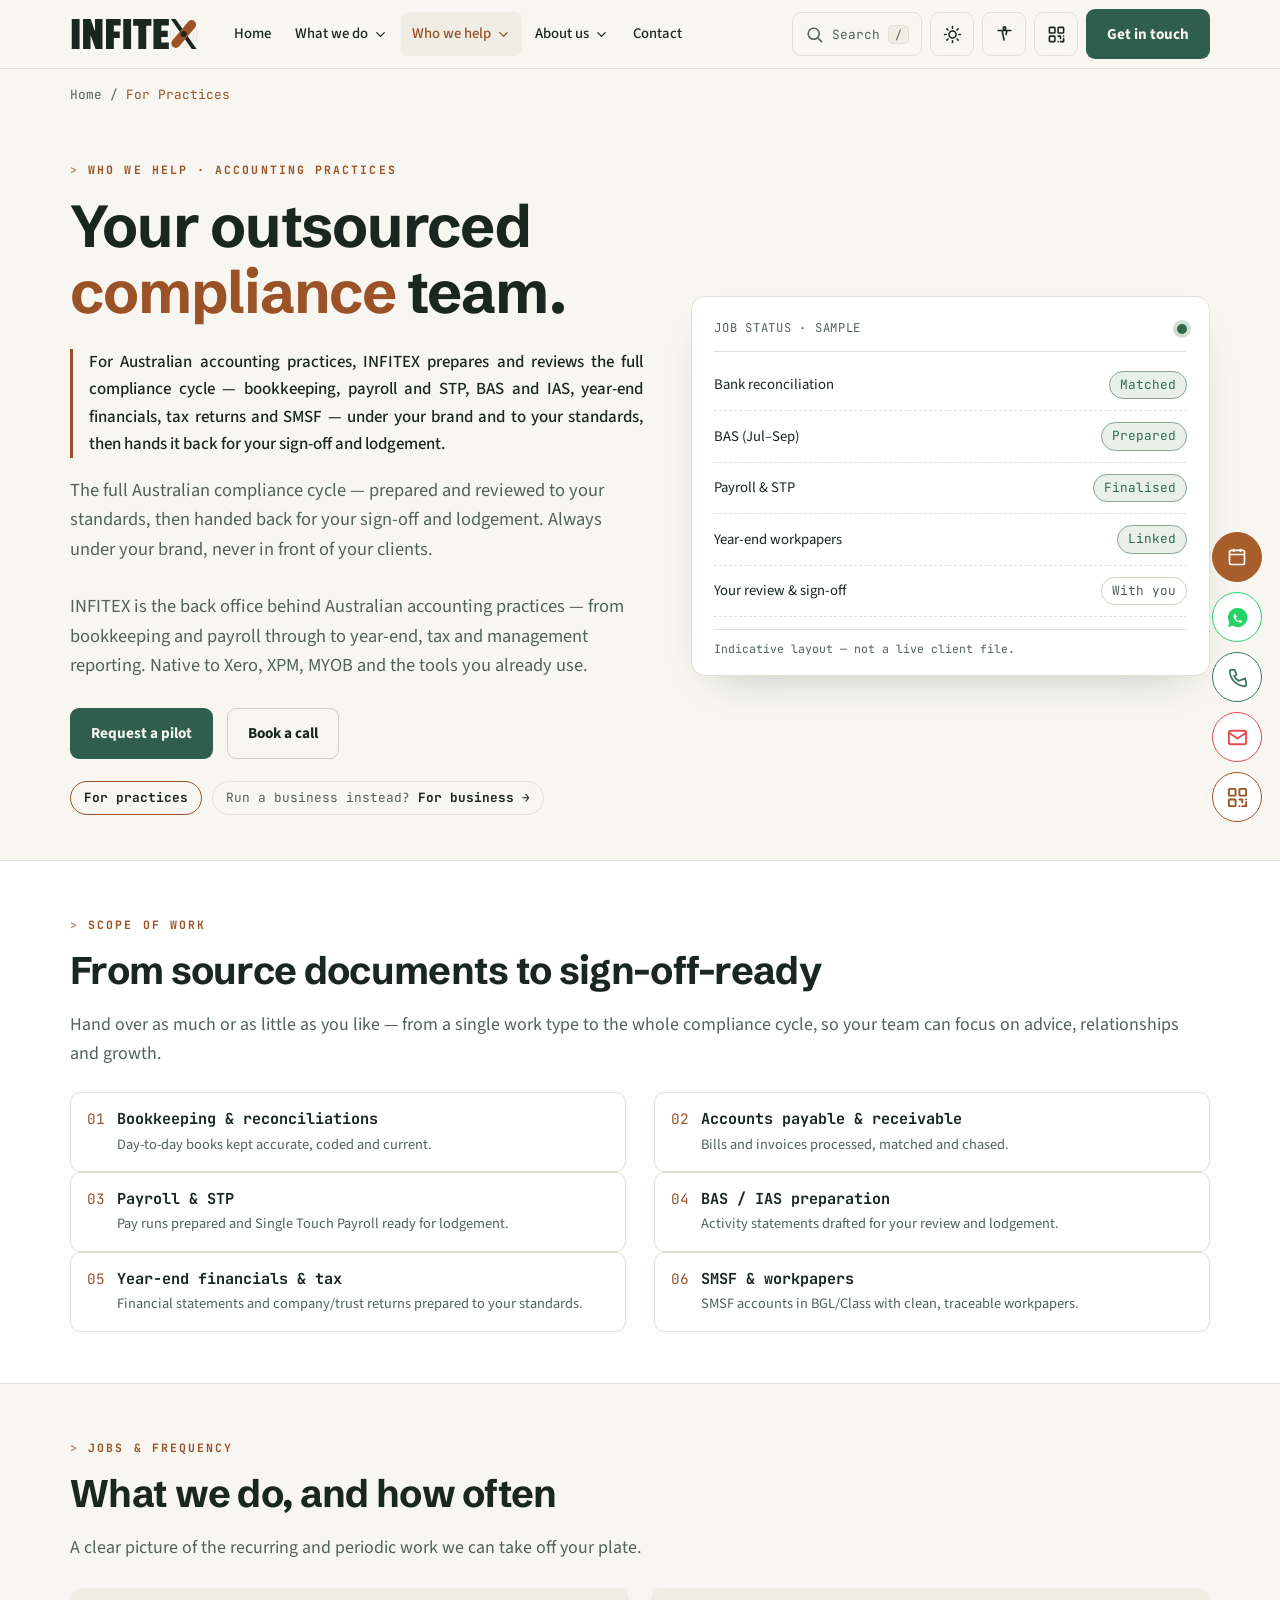
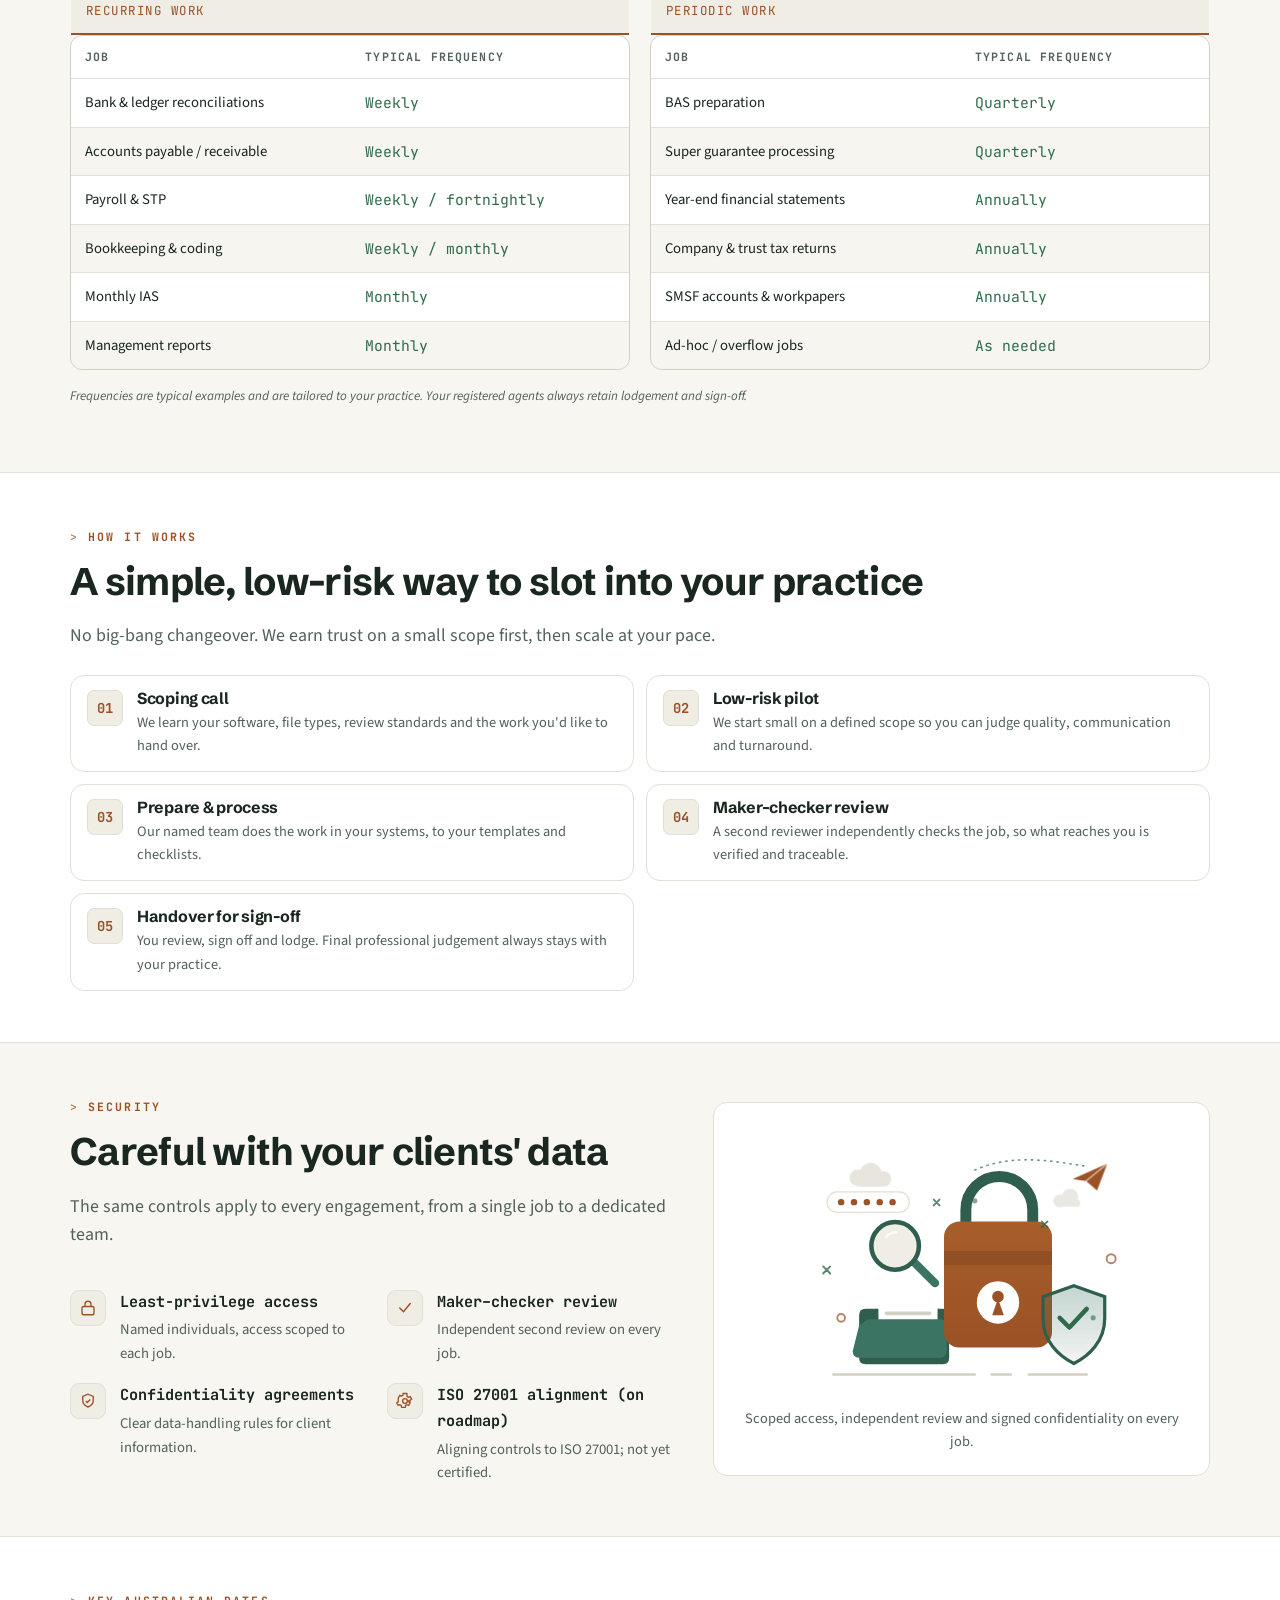
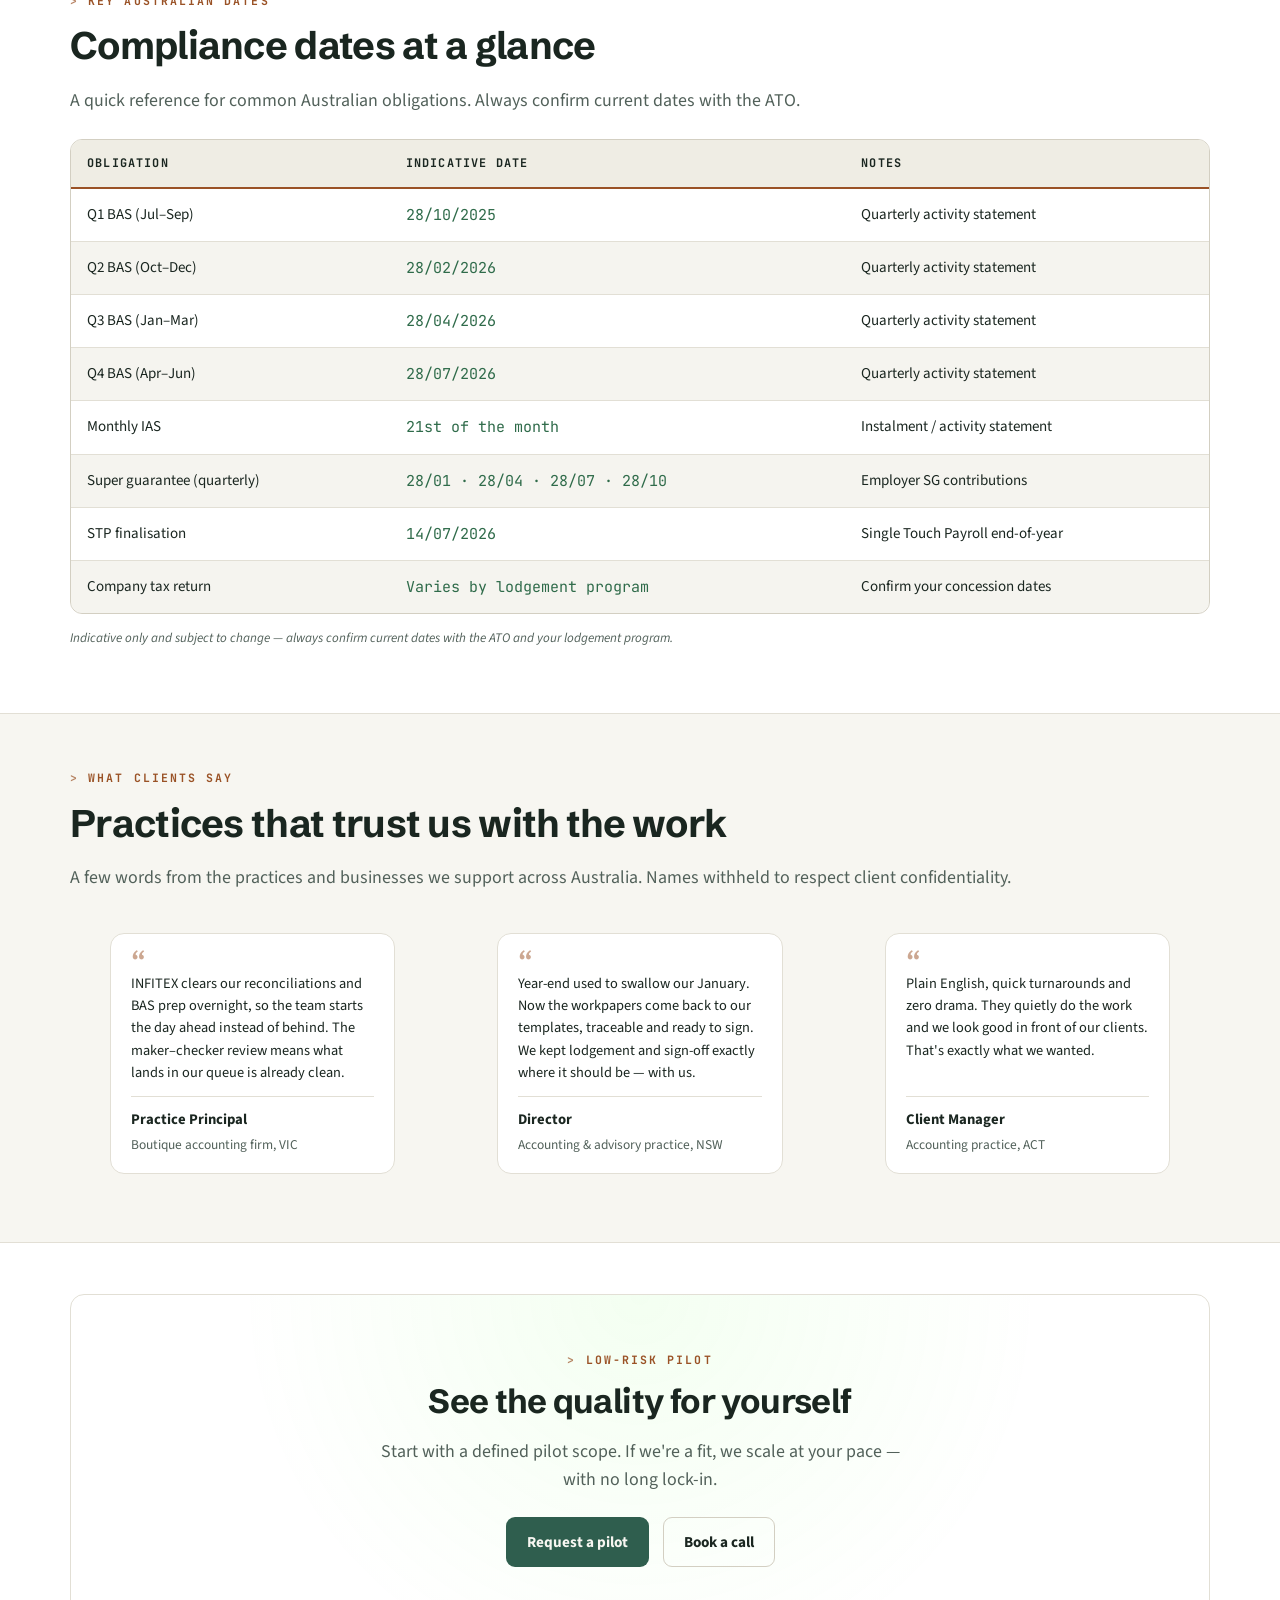
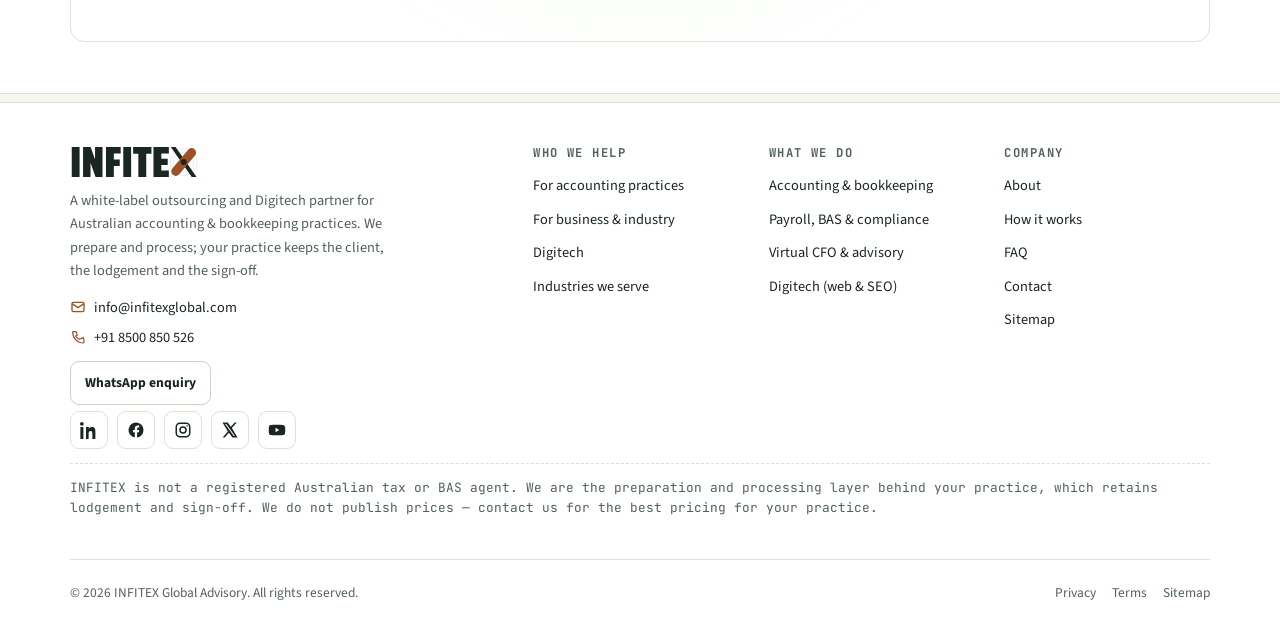
<file: outsourcing.html>
<!doctype html><html lang="en-AU"><head><meta charset="utf-8"><meta name="viewport" content="width=device-width,initial-scale=1,viewport-fit=cover"><title>Accounting outsourcing for Australian practices | INFITEX</title><meta name="description" content="White-label accounting & bookkeeping outsourcing across the Australian compliance cycle: BAS/IAS, payroll & STP, year-end, tax and SMSF. You keep sign-off."><meta name="author" content="INFITEX Global Advisory"><meta name="robots" content="index,follow,max-image-preview:large,max-snippet:-1,max-video-preview:-1"><link rel="canonical" href="https://infitexglobal.com/outsourcing.html"><!-- SEO/GEO verification scaffold — replace PLACEHOLDER tokens after deploy --><meta name="google-site-verification" content="GOOGLE_SITE_VERIFICATION"><!-- <meta name="msvalidate.01" content="BING_SITE_VERIFICATION"> --><!-- <meta name="yandex-verification" content="YANDEX_SITE_VERIFICATION"> --><!-- <meta name="p:domain_verify" content="PINTEREST_SITE_VERIFICATION"> --><meta property="og:type" content="website"><meta property="og:site_name" content="INFITEX Global Advisory"><meta property="og:title" content="Accounting outsourcing for Australian practices | INFITEX"><meta property="og:description" content="White-label accounting & bookkeeping outsourcing across the Australian compliance cycle: BAS/IAS, payroll & STP, year-end, tax and SMSF. You keep sign-off."><meta property="og:url" content="https://infitexglobal.com/outsourcing.html"><meta property="og:image" content="https://infitexglobal.com/og-image.png"><meta property="og:image:width" content="1200"><meta property="og:image:height" content="630"><meta property="og:image:alt" content="INFITEX Global Advisory — white-label accounting outsourcing for Australian practices"><meta property="og:locale" content="en_AU"><meta name="twitter:card" content="summary_large_image"><meta name="twitter:title" content="Accounting outsourcing for Australian practices | INFITEX"><meta name="twitter:description" content="White-label accounting & bookkeeping outsourcing across the Australian compliance cycle: BAS/IAS, payroll & STP, year-end, tax and SMSF. You keep sign-off."><meta name="twitter:image" content="https://infitexglobal.com/og-image.png"><meta name="twitter:image:alt" content="INFITEX Global Advisory"><meta name="theme-color" content="#F7F6F1" media="(prefers-color-scheme: light)"><meta name="theme-color" content="#14211C" media="(prefers-color-scheme: dark)"><link rel="icon" href="favicon.svg" type="image/svg+xml"><link rel="apple-touch-icon" href="favicon.svg"><link rel="sitemap" type="application/xml" title="Sitemap" href="sitemap.xml"><script>(function(){try{var d=document.documentElement;var t=localStorage.getItem('ix-theme')||'light';d.setAttribute('data-theme',t);if(localStorage.getItem('ix-contrast')==='high')d.setAttribute('data-contrast','high');if(localStorage.getItem('ix-grayscale')==='on')d.setAttribute('data-grayscale','on');var ts=localStorage.getItem('ix-textstep');var s=[-2,0,2,4,6];if(ts!==null)d.style.setProperty('--type-scale-step',(s[parseInt(ts,10)]||0)+'px');}catch(e){}})();</script><link rel="preconnect" href="https://fonts.googleapis.com"><link rel="preconnect" href="https://fonts.gstatic.com" crossorigin><link href="https://fonts.googleapis.com/css2?family=Schibsted+Grotesk:wght@500;600;700;800&family=Source+Sans+3:ital,wght@0,400;0,600;1,400&family=JetBrains+Mono:wght@400;500;700&display=swap" rel="stylesheet"><link rel="stylesheet" href="styles.css?v=2b7db34c"><script type="application/ld+json">{"@context":"https://schema.org","@graph":[{"@context":"https://schema.org","@type":"WebPage","@id":"https://infitexglobal.com/outsourcing.html#webpage","url":"https://infitexglobal.com/outsourcing.html","name":"Accounting outsourcing for Australian practices | INFITEX","description":"White-label accounting & bookkeeping outsourcing across the Australian compliance cycle: BAS/IAS, payroll & STP, year-end, tax and SMSF. You keep sign-off.","inLanguage":"en-AU","isPartOf":{"@id":"https://infitexglobal.com/#website"},"about":{"@id":"https://infitexglobal.com/#organization"},"speakable":{"@type":"SpeakableSpecification","cssSelector":["h1",".answer-lede"]}},{"@context":"https://schema.org","@type":"ProfessionalService","@id":"https://infitexglobal.com/#organization","name":"INFITEX Global Advisory","alternateName":"INFITEX","slogan":"A finance team that works to your standards.","description":"INFITEX Global Advisory is an India-based, white-label accounting and bookkeeping outsourcing partner for Australian accounting practices and businesses, covering bookkeeping, payroll and STP, BAS and IAS, year-end financials, tax and SMSF, plus management reporting and Virtual CFO. The client practice always retains lodgement and sign-off. A Digitech division provides websites, business email and SEO.","url":"https://infitexglobal.com/","logo":"https://infitexglobal.com/logo.svg","image":"https://infitexglobal.com/og-image.png","email":"info@infitexglobal.com","telephone":"+91-8500-850-526","priceRange":"Contact for a tailored quote","currenciesAccepted":"AUD","areaServed":{"@type":"Country","name":"Australia"},"knowsLanguage":["en-AU","en"],"availableLanguage":["English"],"knowsAbout":["White-label accounting outsourcing","Bookkeeping","Bank reconciliations","Accounts payable and receivable","Payroll","Single Touch Payroll (STP)","BAS preparation","IAS preparation","Year-end financial statements","Company and trust tax returns","SMSF accounting","BGL","Class","Xero","XPM","MYOB","QuickBooks","Reckon","Karbon","Dext","Hubdoc","FYI Docs","Management reporting","Budgeting and forecasting","Cash-flow forecasting","Virtual CFO","Australian tax compliance"],"serviceType":["Accounting outsourcing","Bookkeeping outsourcing","Payroll outsourcing","BAS and IAS preparation","Virtual CFO","Management reporting","Web design and SEO (Digitech)"],"contactPoint":{"@type":"ContactPoint","contactType":"sales","email":"info@infitexglobal.com","telephone":"+91-8500-850-526","areaServed":"AU","availableLanguage":["en-AU","en"]},"address":{"@type":"PostalAddress","addressCountry":"IN"},"sameAs":["https://www.linkedin.com/company/infitexglobal","https://www.facebook.com/infitexglobal","https://www.instagram.com/infitexglobal","https://x.com/infitexglobal","https://www.youtube.com/@infitexglobal"]},{"@context": "https://schema.org", "@type": "Service", "serviceType": "Accounting and bookkeeping outsourcing (white-label)", "provider": {"@type": "ProfessionalService", "name": "INFITEX Global Advisory", "url": "https://infitexglobal.com/"}, "areaServed": "AU", "description": "White-label preparation and processing across the Australian compliance cycle. The client practice retains lodgement and sign-off."},{"@context":"https://schema.org","@type":"BreadcrumbList","itemListElement":[{"@type":"ListItem","position":1,"name":"Home","item":"https://infitexglobal.com/index.html"},{"@type":"ListItem","position":2,"name":"For Practices","item":"https://infitexglobal.com/outsourcing.html"}]}]}</script></head><body><a class="skip-link" href="#main">Skip to content</a><header class="site-header"><div class="shell header-inner"><a class="brand" href="index.html" aria-label="INFITEX Global Advisory — home"><svg class="brand-logo" viewBox="0 0 309.3 72.0" role="img" aria-label="INFITEX" focusable="false"><g class="brand-word" transform="translate(0 72.00) scale(0.10465 -0.10465)"><g transform="translate(0.0 0)"><path d="M40 0V688H220V0Z"/></g><g transform="translate(260.0 0)"><path d="M327 0 216 310H211V0H40V688H213L309 421H315V688H486V0Z"/></g><g transform="translate(786.0 0)"><path d="M40 0V688H377V540H220V402H356V254H220V0Z"/></g><g transform="translate(1183.0 0)"><path d="M40 0V688H220V0Z"/></g><g transform="translate(1443.0 0)"><path d="M126 0V535H7V688H426V535H307V0Z"/></g><g transform="translate(1876.0 0)"><path d="M40 0V688H393V540H220V421H367V274H220V148H393V0Z"/></g></g><g class="brand-x"><g class="bx-ring" fill="none"><circle cx="273.11" cy="36.00" r="24.48"/><circle cx="273.11" cy="36.00" r="32.40"/></g><path class="bx-ink" d="M 242.15 0.00 L 253.67 0.00 L 304.07 72.00 L 292.55 72.00 Z"/><rect class="bx-acc" x="262.31" y="-4.32" width="21.60" height="80.64" rx="10.80" transform="rotate(40 273.11 36.00)"/><circle class="bx-dot" cx="273.11" cy="36.00" r="7.20"/></g></svg></a><nav class="nav" aria-label="Primary"><a class="nav-link" href="index.html">Home</a><div class="nav-item has-mega"><button type="button" class="nav-link nav-trigger" aria-expanded="false" aria-haspopup="true" aria-controls="mega-what-we-do">What we do<svg class="caret" viewBox="0 0 24 24" aria-hidden="true" focusable="false"><path d="M6 9l6 6 6-6" fill="none" stroke="currentColor" stroke-width="2" stroke-linecap="round" stroke-linejoin="round"/></svg></button><div class="mega-panel" id="mega-what-we-do" role="region" aria-label="What we do"><div class="mega-grid"><div class="mega-col"><p class="mega-h">Accounting & bookkeeping</p><ul><li><a href="outsourcing.html#scope"><span class="mega-t">Bookkeeping & reconciliations</span><span class="mega-d">Books kept accurate, coded and reconciled.</span></a></li><li><a href="outsourcing.html#scope"><span class="mega-t">Accounts payable & receivable</span><span class="mega-d">Bills, invoices and debtor follow-up.</span></a></li><li><a href="outsourcing.html#scope"><span class="mega-t">Year-end financials</span><span class="mega-d">Financial statements to your standards.</span></a></li><li><a href="outsourcing.html#scope"><span class="mega-t">Workpapers</span><span class="mega-d">Clean, traceable workpapers behind every job.</span></a></li></ul></div><div class="mega-col"><p class="mega-h">Payroll, BAS & compliance</p><ul><li><a href="outsourcing.html#scope"><span class="mega-t">Payroll & STP</span><span class="mega-d">Pay runs and Single Touch Payroll, ready to lodge.</span></a></li><li><a href="outsourcing.html#scope"><span class="mega-t">BAS / IAS preparation</span><span class="mega-d">Activity statements drafted for your sign-off.</span></a></li><li><a href="outsourcing.html#scope"><span class="mega-t">Company & trust tax returns</span><span class="mega-d">Returns prepared; your agent signs and lodges.</span></a></li><li><a href="outsourcing.html#scope"><span class="mega-t">SMSF accounts (BGL/Class)</span><span class="mega-d">Self-managed super fund accounts & workpapers.</span></a></li></ul></div><div class="mega-col"><p class="mega-h">Advisory & Virtual CFO</p><ul><li><a href="industry.html#vcfo"><span class="mega-t">Virtual CFO</span><span class="mega-d">Senior finance leadership, fractionally.</span></a></li><li><a href="industry.html#what"><span class="mega-t">Management accounts & reporting</span><span class="mega-d">Monthly, decision-ready reporting.</span></a></li><li><a href="industry.html#what"><span class="mega-t">Budgeting & forecasting</span><span class="mega-d">Budgets, rolling forecasts and scenarios.</span></a></li><li><a href="industry.html#vcfo"><span class="mega-t">Cash-flow management</span><span class="mega-d">13-week cash-flow and working-capital visibility.</span></a></li></ul></div><div class="mega-col"><p class="mega-h">Digitech</p><ul><li><a href="digitech.html#services"><span class="mega-t">Web design & build</span><span class="mega-d">Fast, accessible, mobile-first websites.</span></a></li><li><a href="digitech.html#services"><span class="mega-t">Domains, hosting & email</span><span class="mega-d">Set up and managed for you.</span></a></li><li><a href="digitech.html#services"><span class="mega-t">SEO & Google Business Profile</span><span class="mega-d">Be found by local clients.</span></a></li><li><a href="digitech.html#services"><span class="mega-t">Care & maintenance</span><span class="mega-d">Updates, backups and ongoing changes.</span></a></li></ul></div></div></div></div><div class="nav-item has-mega"><button type="button" class="nav-link nav-trigger" aria-expanded="false" aria-haspopup="true" aria-controls="mega-who-we-help" data-current="true">Who we help<svg class="caret" viewBox="0 0 24 24" aria-hidden="true" focusable="false"><path d="M6 9l6 6 6-6" fill="none" stroke="currentColor" stroke-width="2" stroke-linecap="round" stroke-linejoin="round"/></svg></button><div class="mega-panel" id="mega-who-we-help" role="region" aria-label="Who we help"><div class="mega-grid"><div class="mega-col"><p class="mega-h">By audience</p><ul><li><a href="outsourcing.html"><span class="mega-t">For accounting practices</span><span class="mega-d">White-label back office for your firm.</span></a></li><li><a href="industry.html"><span class="mega-t">For business & industry</span><span class="mega-d">A dedicated outsourced finance team.</span></a></li><li><a href="digitech.html"><span class="mega-t">Digitech</span><span class="mega-d">Web, email & SEO for client-facing growth.</span></a></li></ul></div><div class="mega-col"><p class="mega-h">Industries we serve</p><ul><li><a href="industry.html#industries"><span class="mega-t">Construction & trades</span><span class="mega-d">Job costing, payroll and BAS.</span></a></li><li><a href="industry.html#industries"><span class="mega-t">Retail & e-commerce</span><span class="mega-d">High-volume reconciliations and reporting.</span></a></li><li><a href="industry.html#industries"><span class="mega-t">Professional services</span><span class="mega-d">Clean books and management accounts.</span></a></li><li><a href="industry.html#industries"><span class="mega-t">Healthcare & allied health</span><span class="mega-d">Compliant bookkeeping and payroll.</span></a></li></ul></div></div></div></div><div class="nav-item has-mega"><button type="button" class="nav-link nav-trigger" aria-expanded="false" aria-haspopup="true" aria-controls="mega-about-us">About us<svg class="caret" viewBox="0 0 24 24" aria-hidden="true" focusable="false"><path d="M6 9l6 6 6-6" fill="none" stroke="currentColor" stroke-width="2" stroke-linecap="round" stroke-linejoin="round"/></svg></button><div class="mega-panel" id="mega-about-us" role="region" aria-label="About us"><div class="mega-grid"><div class="mega-col"><p class="mega-h">Company</p><ul><li><a href="about.html"><span class="mega-t">About INFITEX</span><span class="mega-d">A dependable extension of your team, native to your stack.</span></a></li><li><a href="about.html#vmb"><span class="mega-t">Vision, mission & values</span><span class="mega-d">What we stand for and how we work.</span></a></li></ul></div><div class="mega-col"><p class="mega-h">Proof & answers</p><ul><li><a href="index.html#testimonials"><span class="mega-t">Our stories</span><span class="mega-d">What practices and businesses say about us.</span></a></li><li><a href="index.html#faq"><span class="mega-t">FAQ</span><span class="mega-d">Honest answers on the compliance line, security and how we work.</span></a></li></ul></div></div></div></div><a class="nav-link" href="contact.html">Contact</a></nav><div class="header-tools"><button class="icon-btn search-btn" data-open-search aria-label="Search the site"><svg viewBox="0 0 24 24" fill="none" stroke="currentColor" stroke-width="2" stroke-linecap="round"><circle cx="11" cy="11" r="7"/><path d="M21 21l-4-4"/></svg><span>Search</span><kbd>/</kbd></button><button class="icon-btn" data-theme-toggle aria-label="Toggle light or dark theme" aria-pressed="false"><svg viewBox="0 0 24 24" fill="none" stroke="currentColor" stroke-width="2" stroke-linecap="round"><circle cx="12" cy="12" r="4.5"/><path d="M12 2v2M12 20v2M2 12h2M20 12h2M4.9 4.9l1.4 1.4M17.7 17.7l1.4 1.4M19.1 4.9l-1.4 1.4M6.3 17.7l-1.4 1.4"/></svg></button><button class="icon-btn" data-open-a11y aria-label="Open accessibility settings"><svg viewBox="0 0 24 24" fill="none" stroke="currentColor" stroke-width="2" stroke-linecap="round"><circle cx="12" cy="4" r="1.6"/><path d="M4 7h16M9 7l1 5 1.5 7M15 7l-1 5"/></svg></button><button class="icon-btn qr-header-btn" data-open-qr aria-label="Show QR code to save our contact" title="Save our contact (QR)"><svg viewBox="0 0 24 24" fill="none" stroke="currentColor" stroke-width="2" stroke-linecap="round" stroke-linejoin="round"><rect x="3" y="3" width="7" height="7" rx="1"/><rect x="14" y="3" width="7" height="7" rx="1"/><rect x="3" y="14" width="7" height="7" rx="1"/><path d="M14 14h3v3M21 14v.01M14 21h.01M17 21h4v-4M21 17v.01"/></svg></button><a class="btn btn-primary header-cta" href="contact.html">Get in touch</a><button class="icon-btn hamburger" data-open-nav aria-label="Open menu" aria-expanded="false"><svg viewBox="0 0 24 24" fill="none" stroke="currentColor" stroke-width="2" stroke-linecap="round"><path d="M3 6h18M3 12h18M3 18h18"/></svg></button></div></div></header><div class="mobile-nav" id="mobileNav" aria-hidden="true"><div class="mobile-nav-top"><a class="brand" href="index.html" aria-label="INFITEX home"><svg class="brand-logo" viewBox="0 0 309.3 72.0" role="img" aria-label="INFITEX" focusable="false"><g class="brand-word" transform="translate(0 72.00) scale(0.10465 -0.10465)"><g transform="translate(0.0 0)"><path d="M40 0V688H220V0Z"/></g><g transform="translate(260.0 0)"><path d="M327 0 216 310H211V0H40V688H213L309 421H315V688H486V0Z"/></g><g transform="translate(786.0 0)"><path d="M40 0V688H377V540H220V402H356V254H220V0Z"/></g><g transform="translate(1183.0 0)"><path d="M40 0V688H220V0Z"/></g><g transform="translate(1443.0 0)"><path d="M126 0V535H7V688H426V535H307V0Z"/></g><g transform="translate(1876.0 0)"><path d="M40 0V688H393V540H220V421H367V274H220V148H393V0Z"/></g></g><g class="brand-x"><g class="bx-ring" fill="none"><circle cx="273.11" cy="36.00" r="24.48"/><circle cx="273.11" cy="36.00" r="32.40"/></g><path class="bx-ink" d="M 242.15 0.00 L 253.67 0.00 L 304.07 72.00 L 292.55 72.00 Z"/><rect class="bx-acc" x="262.31" y="-4.32" width="21.60" height="80.64" rx="10.80" transform="rotate(40 273.11 36.00)"/><circle class="bx-dot" cx="273.11" cy="36.00" r="7.20"/></g></svg></a><button class="icon-btn" data-close-nav aria-label="Close menu"><svg viewBox="0 0 24 24" fill="none" stroke="currentColor" stroke-width="2" stroke-linecap="round"><path d="M6 6l12 12M18 6L6 18"/></svg></button></div><nav aria-label="Mobile"><a class="m-link" href="index.html">Home</a><div class="m-acc"><button type="button" class="m-acc-btn" aria-expanded="false" aria-controls="macc-what-we-do">What we do<svg class="caret" viewBox="0 0 24 24" aria-hidden="true" focusable="false"><path d="M6 9l6 6 6-6" fill="none" stroke="currentColor" stroke-width="2" stroke-linecap="round" stroke-linejoin="round"/></svg></button><div class="m-acc-panel" id="macc-what-we-do"><p class="m-group">Accounting & bookkeeping</p><a class="m-sublink" href="outsourcing.html#scope">Bookkeeping & reconciliations</a><a class="m-sublink" href="outsourcing.html#scope">Accounts payable & receivable</a><a class="m-sublink" href="outsourcing.html#scope">Year-end financials</a><a class="m-sublink" href="outsourcing.html#scope">Workpapers</a><p class="m-group">Payroll, BAS & compliance</p><a class="m-sublink" href="outsourcing.html#scope">Payroll & STP</a><a class="m-sublink" href="outsourcing.html#scope">BAS / IAS preparation</a><a class="m-sublink" href="outsourcing.html#scope">Company & trust tax returns</a><a class="m-sublink" href="outsourcing.html#scope">SMSF accounts (BGL/Class)</a><p class="m-group">Advisory & Virtual CFO</p><a class="m-sublink" href="industry.html#vcfo">Virtual CFO</a><a class="m-sublink" href="industry.html#what">Management accounts & reporting</a><a class="m-sublink" href="industry.html#what">Budgeting & forecasting</a><a class="m-sublink" href="industry.html#vcfo">Cash-flow management</a><p class="m-group">Digitech</p><a class="m-sublink" href="digitech.html#services">Web design & build</a><a class="m-sublink" href="digitech.html#services">Domains, hosting & email</a><a class="m-sublink" href="digitech.html#services">SEO & Google Business Profile</a><a class="m-sublink" href="digitech.html#services">Care & maintenance</a></div></div><div class="m-acc"><button type="button" class="m-acc-btn" aria-expanded="false" aria-controls="macc-who-we-help">Who we help<svg class="caret" viewBox="0 0 24 24" aria-hidden="true" focusable="false"><path d="M6 9l6 6 6-6" fill="none" stroke="currentColor" stroke-width="2" stroke-linecap="round" stroke-linejoin="round"/></svg></button><div class="m-acc-panel" id="macc-who-we-help"><p class="m-group">By audience</p><a class="m-sublink" href="outsourcing.html">For accounting practices</a><a class="m-sublink" href="industry.html">For business & industry</a><a class="m-sublink" href="digitech.html">Digitech</a><p class="m-group">Industries we serve</p><a class="m-sublink" href="industry.html#industries">Construction & trades</a><a class="m-sublink" href="industry.html#industries">Retail & e-commerce</a><a class="m-sublink" href="industry.html#industries">Professional services</a><a class="m-sublink" href="industry.html#industries">Healthcare & allied health</a></div></div><div class="m-acc"><button type="button" class="m-acc-btn" aria-expanded="false" aria-controls="macc-about-us">About us<svg class="caret" viewBox="0 0 24 24" aria-hidden="true" focusable="false"><path d="M6 9l6 6 6-6" fill="none" stroke="currentColor" stroke-width="2" stroke-linecap="round" stroke-linejoin="round"/></svg></button><div class="m-acc-panel" id="macc-about-us"><p class="m-group">Company</p><a class="m-sublink" href="about.html">About INFITEX</a><a class="m-sublink" href="about.html#vmb">Vision, mission & values</a><p class="m-group">Proof & answers</p><a class="m-sublink" href="index.html#testimonials">Our stories</a><a class="m-sublink" href="index.html#faq">FAQ</a></div></div><a class="m-link" href="contact.html">Contact</a></nav><div style="margin-top:24px;display:flex;gap:10px;flex-wrap:wrap"><button class="btn btn-ghost" data-open-wa>WhatsApp us</button><a class="btn btn-primary" href="contact.html">Get in touch</a></div></div><main id="main"><div class="shell"><nav class="crumbs" aria-label="Breadcrumb"><a href="index.html">Home</a> / <span>For Practices</span></nav></div><section class="hero"><div class="shell hero-2col"><div class="hero-copy"><span class="eyebrow">Who we help · Accounting practices</span><h1>Your outsourced <span class="accent">compliance</span> team.</h1><p class="answer-lede">For Australian accounting practices, INFITEX prepares and reviews the full compliance cycle — bookkeeping, payroll and STP, BAS and IAS, year-end financials, tax returns and SMSF — under your brand and to your standards, then hands it back for your sign-off and lodgement.</p><p class="hero-sub" data-tw>The full Australian compliance cycle — prepared and reviewed to your standards, then handed back for your sign-off and lodgement. Always under your brand, never in front of your clients.</p><p class="hero-sub">INFITEX is the back office behind Australian accounting practices — from bookkeeping and payroll through to year-end, tax and management reporting. Native to Xero, XPM, MYOB and the tools you already use.</p><div class="hero-cta"><a class="btn btn-primary" href="contact.html">Request a pilot</a><a class="btn btn-ghost" data-booking href="contact.html">Book a call</a></div><div class="hero-paths" style="margin-top:18px"><span class="path-chip" style="border-color:var(--accent);color:var(--accent)"><b>For practices</b></span><a class="path-chip" href="industry.html">Run a business instead? <b>For business →</b></a></div></div><div class="status-card" role="img" aria-label="Illustrative Job status · sample dashboard"><div class="status-card__top"><span class="t">Job status · sample</span><span class="dot"></span></div><div class="ledger-row"><span class="k">Bank reconciliation</span><span class="v ok">Matched</span></div><div class="ledger-row"><span class="k">BAS (Jul–Sep)</span><span class="v ok">Prepared</span></div><div class="ledger-row"><span class="k">Payroll &amp; STP</span><span class="v ok">Finalised</span></div><div class="ledger-row"><span class="k">Year-end workpapers</span><span class="v ok">Linked</span></div><div class="ledger-row"><span class="k">Your review &amp; sign-off</span><span class="v">With you</span></div><div class="status-card__foot">Indicative layout — not a live client file.</div></div></div></section><section class="section alt" id="scope" aria-labelledby="scope-title"><div class="shell"><div class="section-head"><span class="eyebrow">Scope of work</span><h2 class="section-title" id="scope-title">From source documents to sign-off-ready</h2><p class="lead" data-tw>Hand over as much or as little as you like — from a single work type to the whole compliance cycle, so your team can focus on advice, relationships and growth.</p></div><ul class="cycle-list cycle-list--2col"><li><span class="mark">01</span><div><b>Bookkeeping &amp; reconciliations</b><span>Day-to-day books kept accurate, coded and current.</span></div></li><li><span class="mark">02</span><div><b>Accounts payable &amp; receivable</b><span>Bills and invoices processed, matched and chased.</span></div></li><li><span class="mark">03</span><div><b>Payroll &amp; STP</b><span>Pay runs prepared and Single Touch Payroll ready for lodgement.</span></div></li><li><span class="mark">04</span><div><b>BAS / IAS preparation</b><span>Activity statements drafted for your review and lodgement.</span></div></li><li><span class="mark">05</span><div><b>Year-end financials &amp; tax</b><span>Financial statements and company/trust returns prepared to your standards.</span></div></li><li><span class="mark">06</span><div><b>SMSF &amp; workpapers</b><span>SMSF accounts in BGL/Class with clean, traceable workpapers.</span></div></li></ul></div></section><section class="section" id="cycle" aria-labelledby="cycle-title"><div class="shell"><div class="section-head"><span class="eyebrow">Jobs &amp; frequency</span><h2 class="section-title" id="cycle-title">What we do, and how often</h2><p class="lead" data-tw>A clear picture of the recurring and periodic work we can take off your plate.</p></div><div class="jobtable-wrap"><table class="jobtable"><caption>Recurring work</caption><thead><tr><th>Job</th><th>Typical frequency</th></tr></thead><tbody><tr><td>Bank &amp; ledger reconciliations</td><td>Weekly</td></tr><tr><td>Accounts payable / receivable</td><td>Weekly</td></tr><tr><td>Payroll &amp; STP</td><td>Weekly / fortnightly</td></tr><tr><td>Bookkeeping &amp; coding</td><td>Weekly / monthly</td></tr><tr><td>Monthly IAS</td><td>Monthly</td></tr><tr><td>Management reports</td><td>Monthly</td></tr></tbody></table><table class="jobtable"><caption>Periodic work</caption><thead><tr><th>Job</th><th>Typical frequency</th></tr></thead><tbody><tr><td>BAS preparation</td><td>Quarterly</td></tr><tr><td>Super guarantee processing</td><td>Quarterly</td></tr><tr><td>Year-end financial statements</td><td>Annually</td></tr><tr><td>Company &amp; trust tax returns</td><td>Annually</td></tr><tr><td>SMSF accounts &amp; workpapers</td><td>Annually</td></tr><tr><td>Ad-hoc / overflow jobs</td><td>As needed</td></tr></tbody></table></div><p class="note" style="margin-top:16px">Frequencies are typical examples and are tailored to your practice. Your registered agents always retain lodgement and sign-off.</p></div></section><section class="section alt" id="how" aria-labelledby="how-title"><div class="shell"><div class="section-head"><span class="eyebrow">How it works</span><h2 class="section-title" id="how-title">A simple, low-risk way to slot into your practice</h2><p class="lead" data-tw>No big-bang changeover. We earn trust on a small scope first, then scale at your pace.</p></div><div class="steps steps--compact"><div class="step"><div class="num"></div><div><h3>Scoping call</h3><p>We learn your software, file types, review standards and the work you'd like to hand over.</p></div></div><div class="step"><div class="num"></div><div><h3>Low-risk pilot</h3><p>We start small on a defined scope so you can judge quality, communication and turnaround.</p></div></div><div class="step"><div class="num"></div><div><h3>Prepare &amp; process</h3><p>Our named team does the work in your systems, to your templates and checklists.</p></div></div><div class="step"><div class="num"></div><div><h3>Maker–checker review</h3><p>A second reviewer independently checks the job, so what reaches you is verified and traceable.</p></div></div><div class="step"><div class="num"></div><div><h3>Handover for sign-off</h3><p>You review, sign off and lodge. Final professional judgement always stays with your practice.</p></div></div></div></div></section><section class="section" id="security" aria-labelledby="security-title"><div class="shell"><div class="split-2 split-2--rev sec-split"><div class="sec-main"><div class="section-head" style="margin-bottom:22px"><span class="eyebrow">Security</span><h2 class="section-title" id="security-title">Careful with your clients' data</h2><p class="lead" data-tw>The same controls apply to every engagement, from a single job to a dedicated team.</p></div><ul class="feature-list feature-grid-2"><li><div class="ico"><svg viewBox="0 0 24 24" fill="none" stroke="currentColor" stroke-width="1.8"><rect x="4" y="10" width="16" height="11" rx="2"/><path d="M8 10V7a4 4 0 0 1 8 0v3"/></svg></div><div><b>Least-privilege access</b><p>Named individuals, access scoped to each job.</p></div></li><li><div class="ico"><svg viewBox="0 0 24 24" fill="none" stroke="currentColor" stroke-width="2" stroke-linecap="round"><path d="M5 12l5 5 9-11"/></svg></div><div><b>Maker–checker review</b><p>Independent second review on every job.</p></div></li><li><div class="ico"><svg viewBox="0 0 24 24" fill="none" stroke="currentColor" stroke-width="1.8"><path d="M12 3l7 3v5c0 4.4-3 7.4-7 9-4-1.6-7-4.6-7-9V6l7-3z"/><path d="M9 12l2 2 4-4"/></svg></div><div><b>Confidentiality agreements</b><p>Clear data-handling rules for client information.</p></div></li><li><div class="ico"><svg viewBox="0 0 24 24" fill="none" stroke="currentColor" stroke-width="1.8"><circle cx="12" cy="12" r="3.2"/><path d="M19 12a7 7 0 0 0-.1-1l2-1.5-2-3.4-2.3 1a7 7 0 0 0-1.7-1L14.5 2h-5l-.4 2.6a7 7 0 0 0-1.7 1l-2.3-1-2 3.4L3 11a7 7 0 0 0 0 2l-2 1.5 2 3.4 2.3-1a7 7 0 0 0 1.7 1l.4 2.6h5l.4-2.6a7 7 0 0 0 1.7-1l2.3 1 2-3.4-2-1.5a7 7 0 0 0 .1-1Z"/></svg></div><div><b>ISO 27001 alignment (on roadmap)</b><p>Aligning controls to ISO 27001; not yet certified.</p></div></li></ul></div><div class="sec-visual" aria-hidden="true"><svg viewBox="0 0 560 420" role="img" xmlns="http://www.w3.org/2000/svg"><defs><linearGradient id="secVault" x1="0" y1="0" x2="0" y2="1"><stop offset="0" stop-color="var(--accent-fill)"/><stop offset="1" stop-color="var(--accent)"/></linearGradient><linearGradient id="secShield" x1="0" y1="0" x2="0" y2="1"><stop offset="0" stop-color="var(--primary-2)" stop-opacity=".30"/><stop offset="1" stop-color="var(--primary)" stop-opacity=".06"/></linearGradient></defs><path d="M300 70 C 360 44, 420 56, 472 64" fill="none" stroke="var(--accent-2)" stroke-width="2.5" stroke-dasharray="2 8" stroke-linecap="round" opacity=".7"/><g fill="var(--line-2)" opacity=".55"><g><circle cx="118" cy="82" r="13"/><circle cx="138" cy="76" r="17"/><circle cx="158" cy="84" r="12"/><rect x="116" y="82" width="46" height="14" rx="7"/></g><g opacity=".85"><circle cx="432" cy="118" r="10"/><circle cx="448" cy="112" r="13"/><rect x="430" y="116" width="34" height="11" rx="5.5"/></g></g><g><path d="M452 84 l54 -24 -16 42 -17 -15 -21 -3z" fill="var(--accent)"/><path d="M506 60 l-33 27 -4 18" fill="none" stroke="var(--bg-2)" stroke-width="2.5" stroke-linejoin="round" opacity=".55"/></g><g><rect x="70" y="104" width="128" height="32" rx="16" fill="var(--bg-2)" stroke="var(--line)" stroke-width="2"/><g fill="var(--accent)"><circle cx="92" cy="120" r="5"/><circle cx="112" cy="120" r="5"/><circle cx="132" cy="120" r="5"/><circle cx="152" cy="120" r="5"/><circle cx="172" cy="120" r="5"/></g></g><g stroke="var(--line-2)" stroke-width="4" stroke-linecap="round"><path d="M80 388 H300"/><path d="M326 388 H356"/><path d="M384 388 H474"/></g><g><path d="M120 296 q0 -10 10 -10 h120 q10 0 10 10 v66 q0 10 -10 10 h-120 q-10 0 -10 -10 z" fill="var(--primary)"/><rect x="150" y="276" width="92" height="58" rx="5" fill="var(--bg-2)"/><g fill="var(--line-2)"><rect x="160" y="290" width="72" height="6" rx="3"/><rect x="160" y="304" width="56" height="6" rx="3"/></g><path d="M120 312 l14 -10 h112 q10 0 10 10 v40 q0 10 -10 10 h-126 q-10 0 -10 -10 z" fill="var(--primary-2)"/></g><g><line x1="203" y1="211" x2="238" y2="246" stroke="var(--primary-2)" stroke-width="13" stroke-linecap="round"/><circle cx="176" cy="188" r="37" fill="var(--bg-3)" stroke="var(--primary)" stroke-width="7"/><path d="M162 174 a20 20 0 0 1 16 -7" fill="none" stroke="var(--bg-2)" stroke-width="4" stroke-linecap="round" opacity=".7"/></g><path d="M286 152 v-20 a52 52 0 0 1 104 0 v20" fill="none" stroke="var(--primary)" stroke-width="17" stroke-linecap="round"/><rect x="252" y="150" width="168" height="196" rx="24" fill="url(#secVault)"/><rect x="252" y="196" width="168" height="22" fill="#000" fill-opacity=".12"/><circle cx="336" cy="276" r="33" fill="var(--bg-2)"/><circle cx="336" cy="267" r="9" fill="var(--accent)"/><path d="M336 270 l9 26 h-18 z" fill="var(--accent)"/><path d="M454 250 l48 17 v34 c0 35 -24 58 -48 70 -24 -12 -48 -35 -48 -70 v-34 z" fill="url(#secShield)" stroke="var(--primary)" stroke-width="5"/><path d="M432 300 l15 15 27 -29" fill="none" stroke="var(--positive)" stroke-width="7" stroke-linecap="round" stroke-linejoin="round"/><g stroke="var(--accent-2)" stroke-width="3" stroke-linecap="round" opacity=".8"><path d="M64 220 l11 11 M75 220 l-11 11"/><path d="M236 116 l9 9 M245 116 l-9 9"/><path d="M404 150 l9 9 M413 150 l-9 9"/></g><g fill="none" stroke="var(--accent)" stroke-width="3" opacity=".7"><circle cx="512" cy="208" r="7"/><circle cx="92" cy="300" r="6"/></g><g fill="var(--accent-2)" opacity=".6"><circle cx="300" cy="118" r="4"/><circle cx="484" cy="300" r="4"/></g></svg><p class="sec-cap">Scoped access, independent review and signed confidentiality on every job.</p></div></div></div></section><section class="section alt" id="dates" aria-labelledby="dates-title"><div class="shell"><div class="section-head"><span class="eyebrow">Key Australian dates</span><h2 class="section-title" id="dates-title">Compliance dates at a glance</h2><p class="lead" data-tw>A quick reference for common Australian obligations. Always confirm current dates with the ATO.</p></div><div style="overflow-x:auto"><table class="dates-table"><caption class="sr-only">Indicative Australian compliance dates</caption><thead><tr><th>Obligation</th><th>Indicative date</th><th>Notes</th></tr></thead><tbody><tr><td>Q1 BAS (Jul–Sep)</td><td class="date">28/10/2025</td><td>Quarterly activity statement</td></tr><tr><td>Q2 BAS (Oct–Dec)</td><td class="date">28/02/2026</td><td>Quarterly activity statement</td></tr><tr><td>Q3 BAS (Jan–Mar)</td><td class="date">28/04/2026</td><td>Quarterly activity statement</td></tr><tr><td>Q4 BAS (Apr–Jun)</td><td class="date">28/07/2026</td><td>Quarterly activity statement</td></tr><tr><td>Monthly IAS</td><td class="date">21st of the month</td><td>Instalment / activity statement</td></tr><tr><td>Super guarantee (quarterly)</td><td class="date">28/01 · 28/04 · 28/07 · 28/10</td><td>Employer SG contributions</td></tr><tr><td>STP finalisation</td><td class="date">14/07/2026</td><td>Single Touch Payroll end-of-year</td></tr><tr><td>Company tax return</td><td class="date">Varies by lodgement program</td><td>Confirm your concession dates</td></tr></tbody></table></div><p class="note" style="margin-top:14px">Indicative only and subject to change — always confirm current dates with the ATO and your lodgement program.</p></div></section><section class="section" id="testimonials" aria-labelledby="testimonials-title"><div class="shell"><div class="section-head"><span class="eyebrow">What clients say</span><h2 class="section-title" id="testimonials-title">Practices that trust us with the work</h2><p class="lead" data-tw>A few words from the practices and businesses we support across Australia. Names withheld to respect client confidentiality.</p></div><div class="tgrid"><figure class="tcard"><div class="tquote-mark" aria-hidden="true">&ldquo;</div><blockquote>INFITEX clears our reconciliations and BAS prep overnight, so the team starts the day ahead instead of behind. The maker–checker review means what lands in our queue is already clean.</blockquote><figcaption><span class="tname">Practice Principal</span><span class="torg">Boutique accounting firm, VIC</span></figcaption></figure><figure class="tcard"><div class="tquote-mark" aria-hidden="true">&ldquo;</div><blockquote>Year-end used to swallow our January. Now the workpapers come back to our templates, traceable and ready to sign. We kept lodgement and sign-off exactly where it should be — with us.</blockquote><figcaption><span class="tname">Director</span><span class="torg">Accounting & advisory practice, NSW</span></figcaption></figure><figure class="tcard"><div class="tquote-mark" aria-hidden="true">&ldquo;</div><blockquote>Plain English, quick turnarounds and zero drama. They quietly do the work and we look good in front of our clients. That's exactly what we wanted.</blockquote><figcaption><span class="tname">Client Manager</span><span class="torg">Accounting practice, ACT</span></figcaption></figure></div></div></section><section class="section alt" id="cta"><div class="shell"><div class="cta-band"><span class="eyebrow">Low-risk pilot</span><h2 data-tw>See the quality for yourself</h2><p class="lead" style="margin-inline:auto;max-width:60ch" data-tw>Start with a defined pilot scope. If we're a fit, we scale at your pace — with no long lock-in.</p><div class="hero-cta"><a class="btn btn-primary" href="contact.html">Request a pilot</a><a class="btn btn-ghost" data-booking href="contact.html">Book a call</a></div></div></div></section></main><dialog id="a11yDialog" aria-label="Accessibility settings"><div class="dialog-card"><div class="dialog-head"><h2>Accessibility</h2><button class="icon-btn" data-close aria-label="Close"><svg viewBox="0 0 24 24" fill="none" stroke="currentColor" stroke-width="2" stroke-linecap="round"><path d="M6 6l12 12M18 6L6 18"/></svg></button></div><div class="dialog-body"><div class="form-row"><label class="lbl">Text size</label><div style="display:flex;gap:8px"><button class="btn btn-ghost" data-text="dec" aria-label="Decrease text size">A–</button><button class="btn btn-ghost" data-text="reset" aria-label="Reset text size">Reset</button><button class="btn btn-ghost" data-text="inc" aria-label="Increase text size">A+</button></div></div><div class="form-row"><label class="lbl">Theme</label><button class="btn btn-ghost" data-theme-toggle aria-pressed="false"><span data-theme-label>Light</span> mode</button></div><div class="form-row"><label class="lbl">High contrast</label><button class="btn btn-ghost" data-contrast-toggle aria-pressed="false">Toggle high contrast</button></div><div class="form-row"><label class="lbl">Grayscale</label><button class="btn btn-ghost" data-gray-toggle aria-pressed="false">Toggle grayscale</button></div><p class="form-note">Your preferences are saved on this device.</p></div></div></dialog><dialog id="waDialog" aria-label="WhatsApp enquiry"><div class="dialog-card"><form id="waForm" novalidate><div class="dialog-head"><h2>WhatsApp enquiry</h2><button type="button" class="icon-btn" data-close aria-label="Close"><svg viewBox="0 0 24 24" fill="none" stroke="currentColor" stroke-width="2" stroke-linecap="round"><path d="M6 6l12 12M18 6L6 18"/></svg></button></div><div class="dialog-body"><p class="form-note" style="margin-bottom:16px">We'll draft a tidy message and open WhatsApp for you to send.</p><div class="form-row"><label class="lbl" for="wa-name">Name <span class="req">*</span></label><input class="input" id="wa-name" name="name" type="text" autocomplete="name" required><span class="field-err">Please enter your name (letters, at least 2 characters).</span></div><div class="form-row"><label class="lbl" for="wa-email">Work email <span class="req">*</span></label><input class="input" id="wa-email" name="email" type="email" autocomplete="email" inputmode="email" required><span class="field-err">Please enter a valid email address.</span></div><div class="form-row"><label class="lbl" for="wa-mobile">Mobile <span class="req">*</span></label><div class="tel-wrap"><div class="cc-combo" data-cc><input class="cc-input" type="text" inputmode="tel" aria-label="Country dialing code" value="+61" autocomplete="off"><div class="cc-list" role="listbox" aria-label="Country dialing codes"></div></div><input class="input tel-num" id="wa-mobile" name="mobile_local" type="tel" inputmode="numeric" maxlength="10" placeholder="4XX XXX XXX" aria-label="Mobile number (10 digits)"></div><span class="field-err">Enter a 10-digit mobile number (digits only).</span></div><div class="form-row"><label class="lbl" for="wa-company">Business name <span class="req">*</span></label><input class="input" id="wa-company" name="company" type="text" autocomplete="organization" required><span class="field-err">Please enter your business name.</span></div><div class="form-row"><label class="lbl" for="wa-interest">Enquiring about</label><select class="input" id="wa-interest" name="interest"><option value="">Choose a topic…</option><option>Accounting outsourcing</option><option>Bookkeeping &amp; reconciliations</option><option>Payroll &amp; STP</option><option>BAS / IAS preparation</option><option>Year-end financials &amp; tax</option><option>SMSF accounts</option><option>A low-risk pilot</option><option>Digitech (website / SEO)</option><option>Something else</option></select></div><div class="form-row"><label class="lbl" for="wa-message">Message</label><textarea class="input" id="wa-message" name="message" placeholder="A line or two about your practice and what you need help with."></textarea><span class="field-err">Please add a short message (at least 10 characters).</span></div><input type="text" class="hp" name="botcheck" tabindex="-1" autocomplete="off" aria-hidden="true"><p class="form-status" id="waStatus" role="status"></p></div><div class="dialog-foot"><button type="button" class="btn btn-ghost" data-close>Cancel</button><button type="submit" class="btn btn-primary">Draft &amp; open WhatsApp</button></div></form></div></dialog><dialog id="mailDialog" aria-label="Email enquiry"><div class="dialog-card"><form id="mailForm" novalidate><div class="dialog-head"><h2>Email enquiry</h2><button type="button" class="icon-btn" data-close aria-label="Close"><svg viewBox="0 0 24 24" fill="none" stroke="currentColor" stroke-width="2" stroke-linecap="round"><path d="M6 6l12 12M18 6L6 18"/></svg></button></div><div class="dialog-body"><p class="form-note" style="margin-bottom:16px">We'll draft a tidy email and open your mail app for you to send.</p><div class="form-row"><label class="lbl" for="mail-name">Name <span class="req">*</span></label><input class="input" id="mail-name" name="name" type="text" autocomplete="name" required><span class="field-err">Please enter your name (letters, at least 2 characters).</span></div><div class="form-row"><label class="lbl" for="mail-email">Work email <span class="req">*</span></label><input class="input" id="mail-email" name="email" type="email" autocomplete="email" inputmode="email" required><span class="field-err">Please enter a valid email address.</span></div><div class="form-row"><label class="lbl" for="mail-mobile">Mobile <span class="req">*</span></label><div class="tel-wrap"><div class="cc-combo" data-cc><input class="cc-input" type="text" inputmode="tel" aria-label="Country dialing code" value="+61" autocomplete="off"><div class="cc-list" role="listbox" aria-label="Country dialing codes"></div></div><input class="input tel-num" id="mail-mobile" name="mobile_local" type="tel" inputmode="numeric" maxlength="10" placeholder="4XX XXX XXX" aria-label="Mobile number (10 digits)"></div><span class="field-err">Enter a 10-digit mobile number (digits only).</span></div><div class="form-row"><label class="lbl" for="mail-company">Business name <span class="req">*</span></label><input class="input" id="mail-company" name="company" type="text" autocomplete="organization" required><span class="field-err">Please enter your business name.</span></div><div class="form-row"><label class="lbl" for="mail-interest">Enquiring about</label><select class="input" id="mail-interest" name="interest"><option value="">Choose a topic…</option><option>Accounting outsourcing</option><option>Bookkeeping &amp; reconciliations</option><option>Payroll &amp; STP</option><option>BAS / IAS preparation</option><option>Year-end financials &amp; tax</option><option>SMSF accounts</option><option>A low-risk pilot</option><option>Digitech (website / SEO)</option><option>Something else</option></select></div><div class="form-row"><label class="lbl" for="mail-message">Message</label><textarea class="input" id="mail-message" name="message" placeholder="A line or two about your practice and what you need help with."></textarea><span class="field-err">Please add a short message (at least 10 characters).</span></div><input type="text" class="hp" name="botcheck" tabindex="-1" autocomplete="off" aria-hidden="true"><p class="form-status" id="mailStatus" role="status"></p></div><div class="dialog-foot"><button type="button" class="btn btn-ghost" data-close>Cancel</button><button type="submit" class="btn btn-primary">Draft &amp; open email</button></div></form></div></dialog><dialog id="qrDialog" aria-label="Save our contact"><div class="dialog-card qr-dialog-card"><div class="dialog-head"><h2>Save our contact</h2><button type="button" class="icon-btn" data-close aria-label="Close"><svg viewBox="0 0 24 24" fill="none" stroke="currentColor" stroke-width="2" stroke-linecap="round"><path d="M6 6l12 12M18 6L6 18"/></svg></button></div><div class="dialog-body" style="text-align:center"><p class="form-note" style="margin-bottom:16px">Scan with your phone camera — iPhone or Android — to save INFITEX Global Advisory to your contacts.</p><div class="qr-dialog-img"><img src="infitex-contact-qr.svg" alt="QR code to save INFITEX Global Advisory contact details" width="220" height="220"></div><p class="form-note" style="margin-top:14px">Or reach us directly:<br><a href="mailto:info@infitexglobal.com">info@infitexglobal.com</a> · <a href="tel:+918500850526">+91 8500 850 526</a></p></div></div></dialog><div class="search-overlay" id="searchOverlay" aria-hidden="true" role="dialog" aria-label="Search"><div class="search-panel"><div class="search-input-row"><svg viewBox="0 0 24 24" fill="none" stroke="currentColor" stroke-width="2" stroke-linecap="round"><circle cx="11" cy="11" r="7"/><path d="M21 21l-4-4"/></svg><input id="searchInput" type="text" placeholder="Search pages, services, FAQs…" aria-label="Search" autocomplete="off"></div><div class="search-results" id="searchResults"></div><div class="search-foot"><span>Up / Down to navigate</span><span>Enter to open</span><span>Esc to close</span></div></div></div><div class="fab"><a class="fab-cta" data-booking href="contact.html" data-fab-label="Book a 15-min call" role="button" aria-label="Book a 15-min call"><svg viewBox="0 0 24 24" fill="none" stroke="currentColor" stroke-width="2"><rect x="3" y="4" width="18" height="17" rx="2"/><path d="M3 9h18M8 2v4M16 2v4"/></svg></a><a class="wa" href="#" data-open-wa data-fab-label="WhatsApp us" role="button" aria-label="WhatsApp us"><svg viewBox="0 0 24 24" fill="currentColor"><path d="M12 2a9.9 9.9 0 0 0-8.5 15l-1.3 4.8 4.9-1.3A10 10 0 1 0 12 2Zm5.6 14.1c-.2.6-1.2 1.2-1.7 1.2s-1 .2-3.3-.7-3.7-3.2-3.8-3.4-1-1.3-1-2.4.6-1.7.8-1.9.4-.3.6-.3h.5c.2 0 .4 0 .6.5l.8 1.9c.1.2.1.4 0 .5l-.3.5-.4.4c-.1.1-.3.3-.1.5l.9 1.4c.6.9 1.4 1.2 1.6 1.3s.4.1.5 0l.7-.8c.2-.2.3-.2.5-.1l1.7.8c.2.1.4.2.4.3.1.2.1.7-.1 1.3Z"/></svg></a><a class="callfab" href="tel:+918500850526" data-fab-label="Call +91 8500 850 526" aria-label="Call +91 8500 850 526"><svg viewBox="0 0 24 24" fill="none" stroke="currentColor" stroke-width="1.8"><path d="M5 4h4l2 5-2.5 1.5a11 11 0 0 0 5 5L20 13l1 4v3a1 1 0 0 1-1 1A16 16 0 0 1 4 5a1 1 0 0 1 1-1Z"/></svg></a><button class="mailfab" data-open-mail data-fab-label="Email us" aria-label="Email us"><svg viewBox="0 0 24 24" fill="none" stroke="currentColor" stroke-width="2"><rect x="3" y="5" width="18" height="14" rx="2"/><path d="M3 7l9 6 9-6"/></svg></button><button class="qrfab" data-open-qr data-fab-label="Save our contact" aria-label="Show QR code to save our contact"><svg viewBox="0 0 24 24" fill="none" stroke="currentColor" stroke-width="2" stroke-linecap="round" stroke-linejoin="round"><rect x="3" y="3" width="7" height="7" rx="1"/><rect x="14" y="3" width="7" height="7" rx="1"/><rect x="3" y="14" width="7" height="7" rx="1"/><path d="M14 14h3v3M21 14v.01M14 21h.01M17 21h4v-4M21 17v.01"/></svg></button><button id="backTop" aria-label="Back to top"><svg viewBox="0 0 24 24" fill="none" stroke="currentColor" stroke-width="2" stroke-linecap="round"><path d="M12 19V5M5 12l7-7 7 7"/></svg></button></div><footer class="site-footer"><div class="shell"><div class="footer-top"><div class="footer-brand"><a class="brand" href="index.html" aria-label="INFITEX home"><svg class="brand-logo" viewBox="0 0 309.3 72.0" role="img" aria-label="INFITEX" focusable="false"><g class="brand-word" transform="translate(0 72.00) scale(0.10465 -0.10465)"><g transform="translate(0.0 0)"><path d="M40 0V688H220V0Z"/></g><g transform="translate(260.0 0)"><path d="M327 0 216 310H211V0H40V688H213L309 421H315V688H486V0Z"/></g><g transform="translate(786.0 0)"><path d="M40 0V688H377V540H220V402H356V254H220V0Z"/></g><g transform="translate(1183.0 0)"><path d="M40 0V688H220V0Z"/></g><g transform="translate(1443.0 0)"><path d="M126 0V535H7V688H426V535H307V0Z"/></g><g transform="translate(1876.0 0)"><path d="M40 0V688H393V540H220V421H367V274H220V148H393V0Z"/></g></g><g class="brand-x"><g class="bx-ring" fill="none"><circle cx="273.11" cy="36.00" r="24.48"/><circle cx="273.11" cy="36.00" r="32.40"/></g><path class="bx-ink" d="M 242.15 0.00 L 253.67 0.00 L 304.07 72.00 L 292.55 72.00 Z"/><rect class="bx-acc" x="262.31" y="-4.32" width="21.60" height="80.64" rx="10.80" transform="rotate(40 273.11 36.00)"/><circle class="bx-dot" cx="273.11" cy="36.00" r="7.20"/></g></svg></a><p class="footer-blurb">A white-label outsourcing and Digitech partner for Australian accounting &amp; bookkeeping practices. We prepare and process; your practice keeps the client, the lodgement and the sign-off.</p><ul class="footer-contact"><li><svg viewBox="0 0 24 24" fill="none" stroke="currentColor" stroke-width="2"><rect x="3" y="5" width="18" height="14" rx="2"/><path d="M3 7l9 6 9-6"/></svg><a href="mailto:info@infitexglobal.com">info@infitexglobal.com</a></li><li><svg viewBox="0 0 24 24" fill="none" stroke="currentColor" stroke-width="1.8"><path d="M5 4h4l2 5-2.5 1.5a11 11 0 0 0 5 5L20 13l1 4v3a1 1 0 0 1-1 1A16 16 0 0 1 4 5a1 1 0 0 1 1-1Z"/></svg><a href="tel:+918500850526">+91 8500 850 526</a></li></ul><button class="btn btn-ghost btn-sm" data-open-wa>WhatsApp enquiry</button><div class="socials"><a href="https://www.linkedin.com/company/infitexglobal" aria-label="INFITEX on LinkedIn" rel="me noopener" target="_blank"><svg viewBox="0 0 24 24" fill="currentColor"><path d="M4.98 3.5A2.5 2.5 0 1 1 0 3.5a2.5 2.5 0 0 1 4.98 0ZM.5 8h4V24h-4V8Zm7.5 0h3.8v2.2h.1c.5-1 1.8-2.2 3.8-2.2 4 0 4.8 2.6 4.8 6V24h-4v-6.9c0-1.7 0-3.8-2.3-3.8s-2.7 1.8-2.7 3.7V24H8V8Z"/></svg></a><a href="https://www.facebook.com/infitexglobal" aria-label="INFITEX on Facebook" rel="me noopener" target="_blank"><svg viewBox="0 0 24 24" fill="currentColor"><path d="M22 12a10 10 0 1 0-11.6 9.9v-7H7.9V12h2.5V9.8c0-2.5 1.5-3.9 3.8-3.9 1.1 0 2.2.2 2.2.2v2.5h-1.3c-1.2 0-1.6.8-1.6 1.6V12h2.8l-.4 2.9h-2.4v7A10 10 0 0 0 22 12Z"/></svg></a><a href="https://www.instagram.com/infitexglobal" aria-label="INFITEX on Instagram" rel="me noopener" target="_blank"><svg viewBox="0 0 24 24" fill="none" stroke="currentColor" stroke-width="2"><rect x="3" y="3" width="18" height="18" rx="5"/><circle cx="12" cy="12" r="4"/><circle cx="17.5" cy="6.5" r="1" fill="currentColor" stroke="none"/></svg></a><a href="https://x.com/infitexglobal" aria-label="INFITEX on X" rel="me noopener" target="_blank"><svg viewBox="0 0 24 24" fill="currentColor"><path d="M18.2 2H21l-6.5 7.4L22 22h-6.8l-4.7-6.2L5 22H2.2l7-8L2 2h6.9l4.3 5.7L18.2 2Zm-1.2 18h1.5L7.1 3.9H5.5L17 20Z"/></svg></a><a href="https://www.youtube.com/@infitexglobal" aria-label="INFITEX on YouTube" rel="me noopener" target="_blank"><svg viewBox="0 0 24 24" fill="currentColor"><path d="M23 12s0-3.2-.4-4.7a2.5 2.5 0 0 0-1.8-1.8C19.3 5 12 5 12 5s-7.3 0-8.8.4A2.5 2.5 0 0 0 1.4 7.2C1 8.8 1 12 1 12s0 3.2.4 4.7a2.5 2.5 0 0 0 1.8 1.8C4.7 19 12 19 12 19s7.3 0 8.8-.4a2.5 2.5 0 0 0 1.8-1.8C23 15.2 23 12 23 12ZM10 15V9l5 3-5 3Z"/></svg></a></div></div><div class="footer-cols"><div class="footer-col"><h4>Who we help</h4><ul><li><a href="outsourcing.html">For accounting practices</a></li><li><a href="industry.html">For business &amp; industry</a></li><li><a href="digitech.html">Digitech</a></li><li><a href="industry.html#industries">Industries we serve</a></li></ul></div><div class="footer-col"><h4>What we do</h4><ul><li><a href="outsourcing.html#scope">Accounting &amp; bookkeeping</a></li><li><a href="outsourcing.html#scope">Payroll, BAS &amp; compliance</a></li><li><a href="industry.html#vcfo">Virtual CFO &amp; advisory</a></li><li><a href="digitech.html#services">Digitech (web &amp; SEO)</a></li></ul></div><div class="footer-col"><h4>Company</h4><ul><li><a href="about.html">About</a></li><li><a href="outsourcing.html#how">How it works</a></li><li><a href="index.html#faq">FAQ</a></li><li><a href="contact.html">Contact</a></li><li><a href="sitemap.html">Sitemap</a></li></ul></div></div></div><p class="compliance-line">INFITEX is not a registered Australian tax or BAS agent. We are the preparation and processing layer behind your practice, which retains lodgement and sign-off. We do not publish prices — contact us for the best pricing for your practice.</p><div class="footer-bottom"><span>&copy; <span data-year>2026</span> INFITEX Global Advisory. All rights reserved.</span><span class="footer-legal"><a href="privacy.html">Privacy</a><a href="terms.html">Terms</a><a href="sitemap.html">Sitemap</a></span></div></div></footer><script>window.INFITEX_SEARCH=[
{type:"Pages",title:"Home",snippet:"White-label accounting outsourcing & Digitech for Australian practices.",url:"index.html"},
{type:"Pages",title:"For Accounting Practices",snippet:"White-label outsourcing across the full Australian compliance cycle.",url:"outsourcing.html"},
{type:"Pages",title:"For Business & Industry",snippet:"Outsourced accounting, finance and Virtual CFO for Australian companies.",url:"industry.html"},
{type:"Services",title:"Virtual CFO",snippet:"Management & board reporting, cash-flow forecasting, budgeting and KPI dashboards.",url:"industry.html#vcfo"},
{type:"Services",title:"Management accounts & reporting",snippet:"Monthly management accounts and decision-ready reporting.",url:"industry.html#what"},
{type:"Services",title:"Budgeting & forecasting",snippet:"Budgets, rolling forecasts and scenario planning.",url:"industry.html#what"},
{type:"Services",title:"Cash-flow management",snippet:"13-week cash-flow forecasts and working-capital visibility.",url:"industry.html#vcfo"},
{type:"Pages",title:"Digitech",snippet:"Websites, domains, hosting, business email, SEO and Google Business Profile.",url:"digitech.html"},
{type:"Pages",title:"Privacy",snippet:"How we handle data, aligned to the Privacy Act 1988 and the APPs.",url:"privacy.html"},
{type:"Pages",title:"Terms",snippet:"Terms of use for the INFITEX website and services.",url:"terms.html"},
{type:"Pages",title:"Contact",snippet:"Send an enquiry, WhatsApp, book a call or email us.",url:"contact.html"},
{type:"Pages",title:"Sitemap",snippet:"Every page and key section in one place.",url:"sitemap.html"},
{type:"Sections",title:"How it works",snippet:"A simple, low-risk way to slot into your practice.",url:"outsourcing.html#how"},
{type:"Sections",title:"Engagement models",snippet:"Dedicated staff, per-job or ad-hoc — flexible and pilot-friendly.",url:"index.html#engagement"},
{type:"Sections",title:"Security",snippet:"Role-based access, named individuals, ISO 27001 alignment on our roadmap.",url:"index.html#security"},
{type:"Sections",title:"Savings calculator",snippet:"Indicative annual saving range in AUD — not a quote.",url:"index.html#calculator"},
{type:"Sections",title:"Key Australian dates",snippet:"BAS, IAS, super and tax reference dates.",url:"outsourcing.html#dates"},
{type:"Pages",title:"About INFITEX",snippet:"Our vision, mission and values; how we work with Australian practices.",url:"about.html"},
{type:"Sections",title:"Start a pilot",snippet:"Begin with a low-risk pilot on a defined scope.",url:"index.html#pilot"},
{type:"Services",title:"Bookkeeping & reconciliations",snippet:"Day-to-day books kept accurate and current.",url:"outsourcing.html#cycle"},
{type:"Services",title:"Accounts payable & receivable",snippet:"Bills and invoices processed and matched.",url:"outsourcing.html#cycle"},
{type:"Services",title:"Payroll & STP",snippet:"Pay runs prepared and Single Touch Payroll ready.",url:"outsourcing.html#cycle"},
{type:"Services",title:"BAS / IAS preparation",snippet:"Activity statements drafted for your review and lodgement.",url:"outsourcing.html#cycle"},
{type:"Services",title:"Year-end financials",snippet:"Financial statements prepared to your standards.",url:"outsourcing.html#cycle"},
{type:"Services",title:"Company & trust tax returns",snippet:"Returns prepared; your practice signs off and lodges.",url:"outsourcing.html#cycle"},
{type:"Services",title:"SMSF accounts (BGL/Class)",snippet:"Self-managed super fund accounts and workpapers.",url:"outsourcing.html#cycle"},
{type:"Services",title:"Workpapers",snippet:"Clean, traceable workpapers behind every job.",url:"outsourcing.html#cycle"},
{type:"Services",title:"Web design & build",snippet:"Fast, accessible websites for your practice.",url:"digitech.html"},
{type:"Services",title:"Domains, hosting & business email",snippet:"Set up and managed for you.",url:"digitech.html"},
{type:"Services",title:"SEO & Google Business Profile",snippet:"Be found by local clients.",url:"digitech.html"},
{type:"FAQs",title:"Do you contact our clients?",snippet:"No — you keep the client relationship.",url:"index.html#faq"},
{type:"FAQs",title:"Are you a registered AU tax or BAS agent?",snippet:"No — your practice keeps lodgement and sign-off.",url:"index.html#faq"},
{type:"FAQs",title:"Who lodges and signs off?",snippet:"Your practice does; we prepare and process.",url:"index.html#faq"},
{type:"FAQs",title:"Which software do you work in?",snippet:"XPM, Xero, MYOB, QuickBooks, FYI, Dext, BGL/Class, Karbon.",url:"index.html#faq"},
{type:"FAQs",title:"How do you keep our data secure?",snippet:"Role-based access, named individuals, confidentiality.",url:"index.html#faq"},
{type:"FAQs",title:"Can we start with a trial?",snippet:"Yes — a low-risk pilot on a defined scope.",url:"index.html#faq"},
{type:"FAQs",title:"Do you publish pricing?",snippet:"No — contact us for the best pricing for your practice.",url:"index.html#faq"}
];</script><script src="app.js?v=0ac0ae9f" defer></script></body></html>
</file>
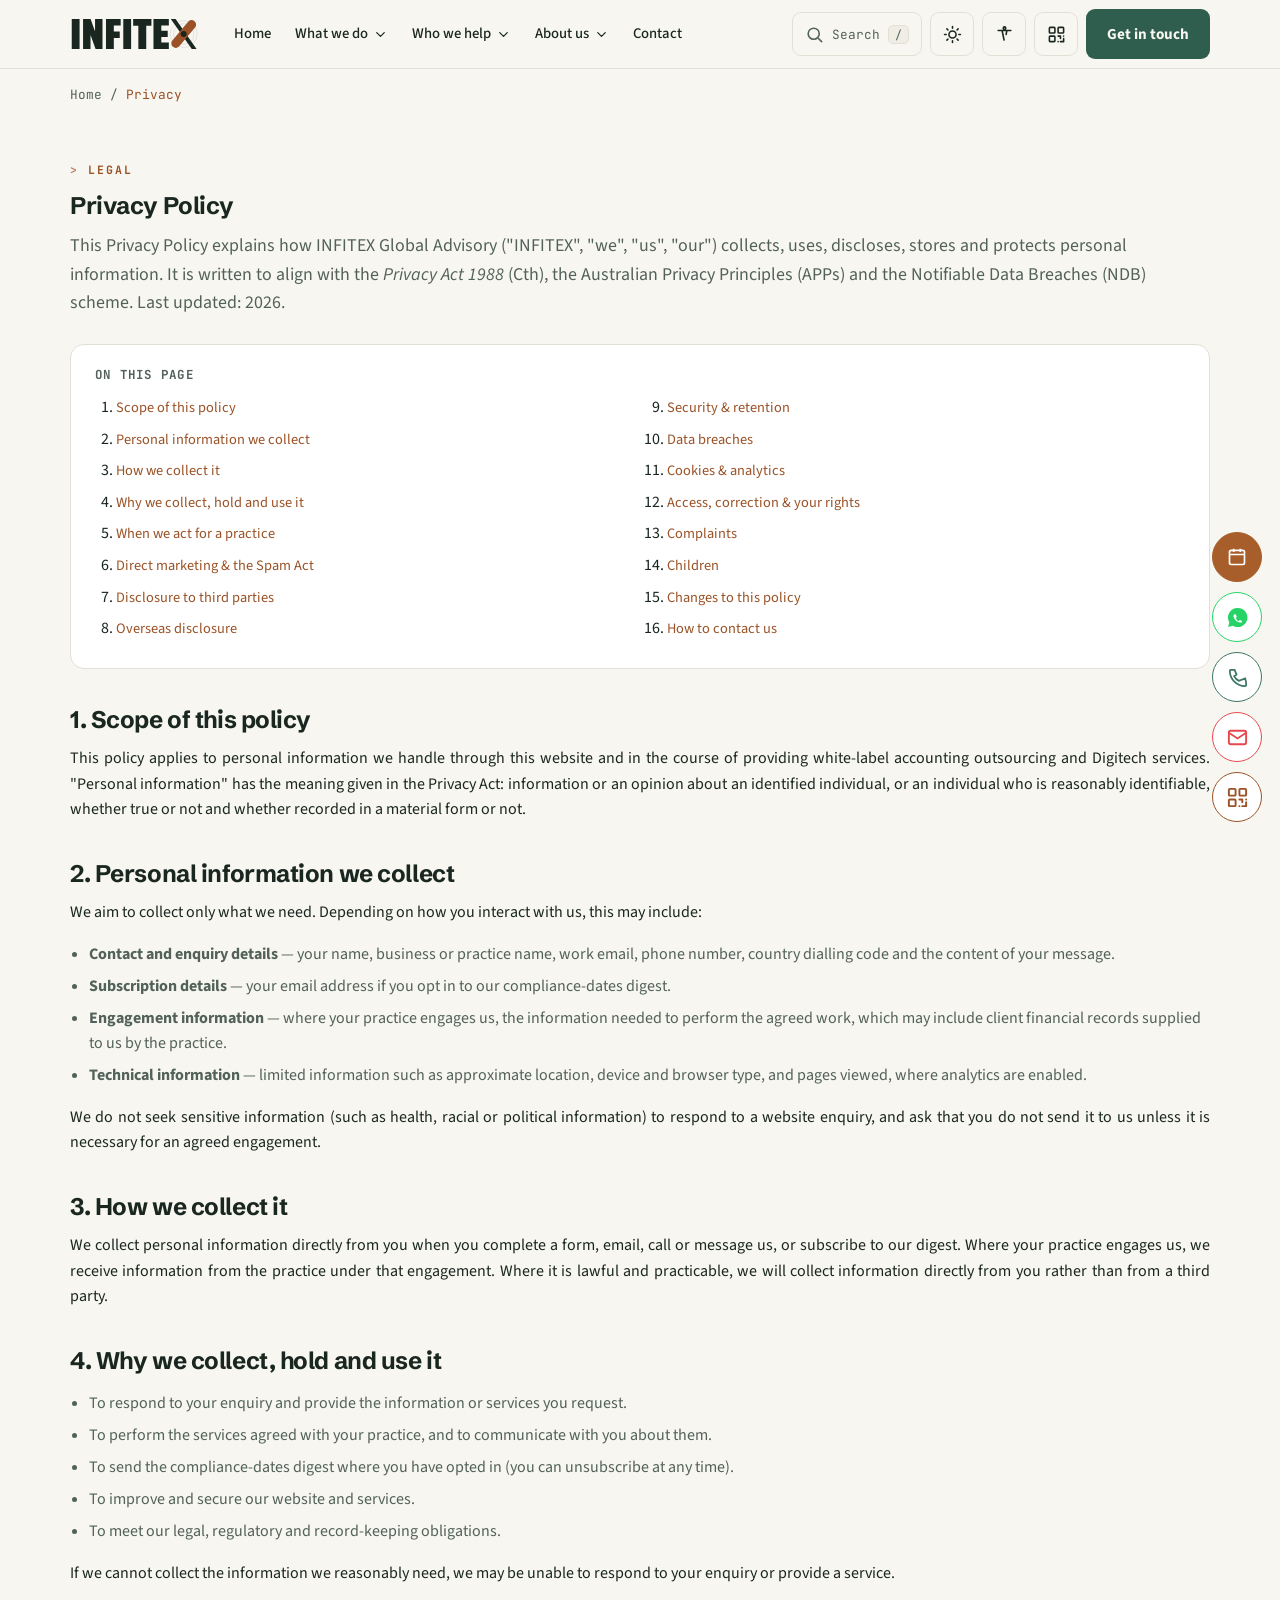
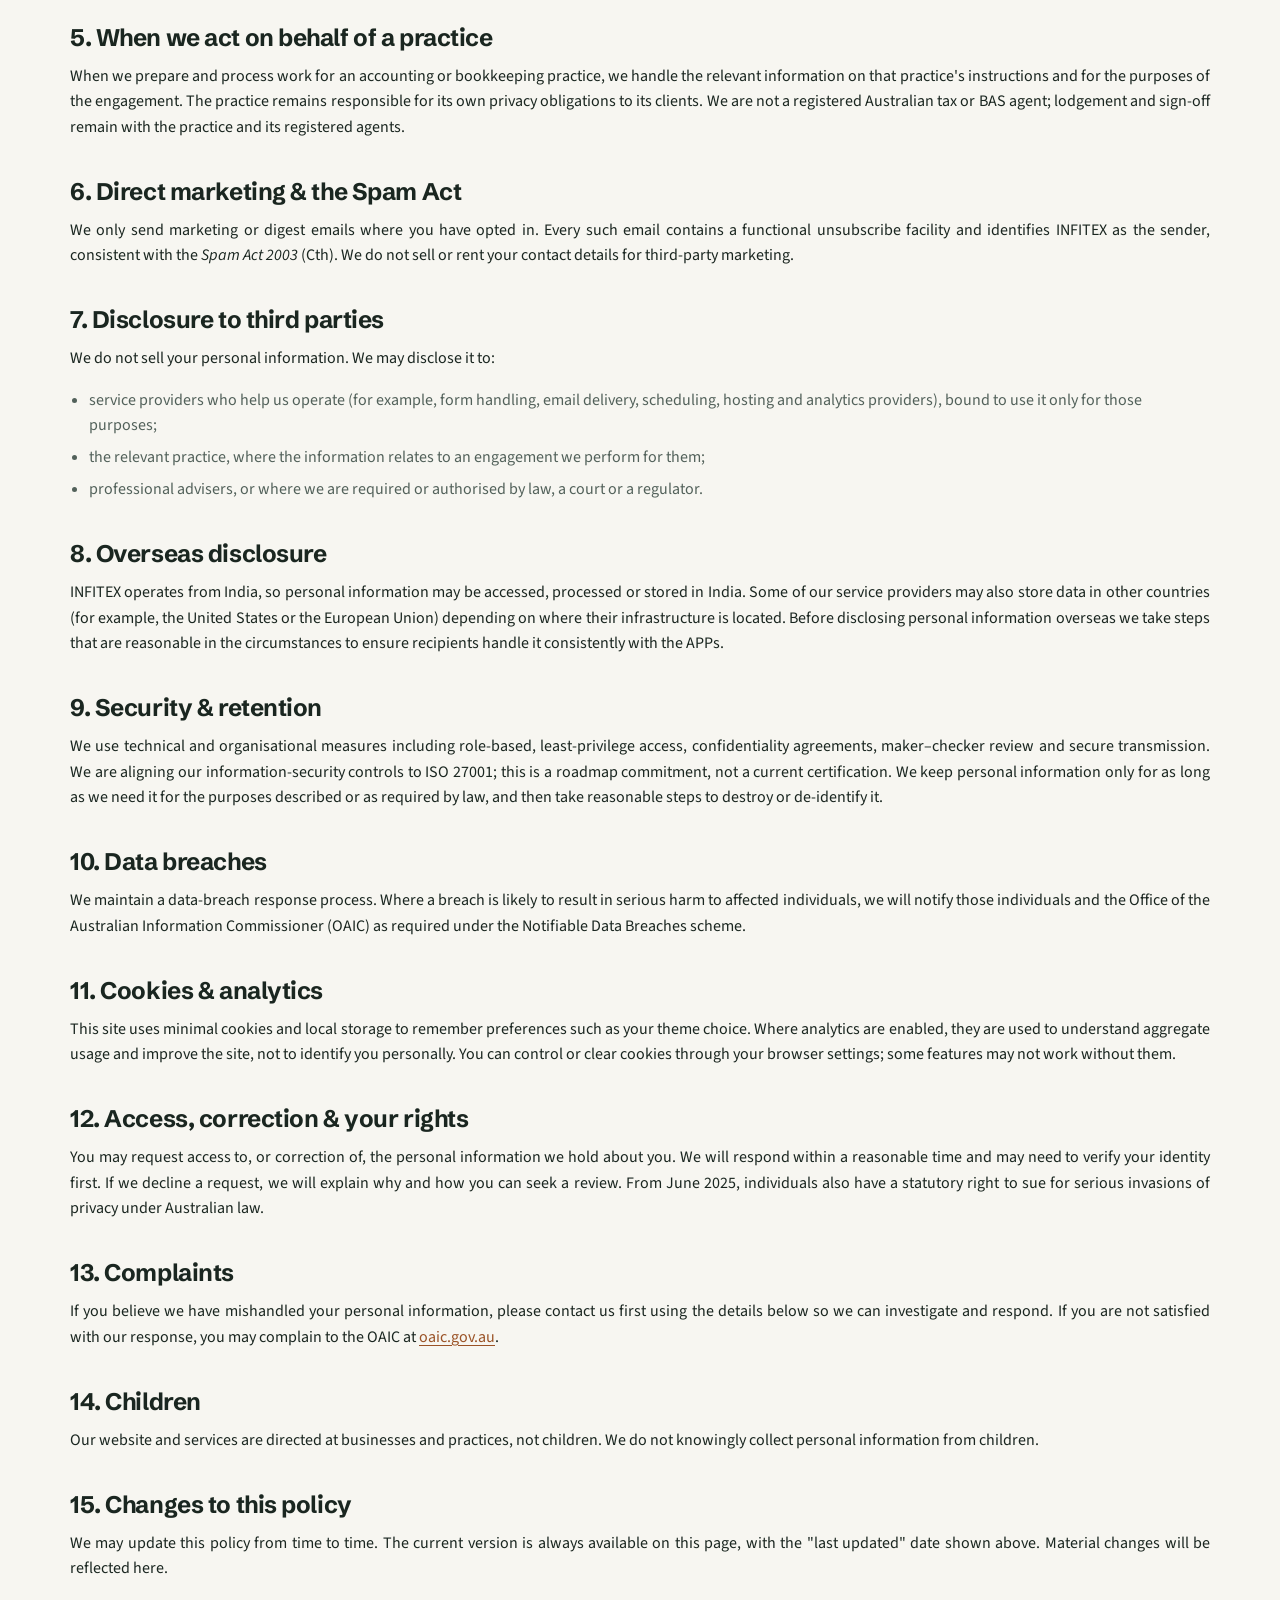
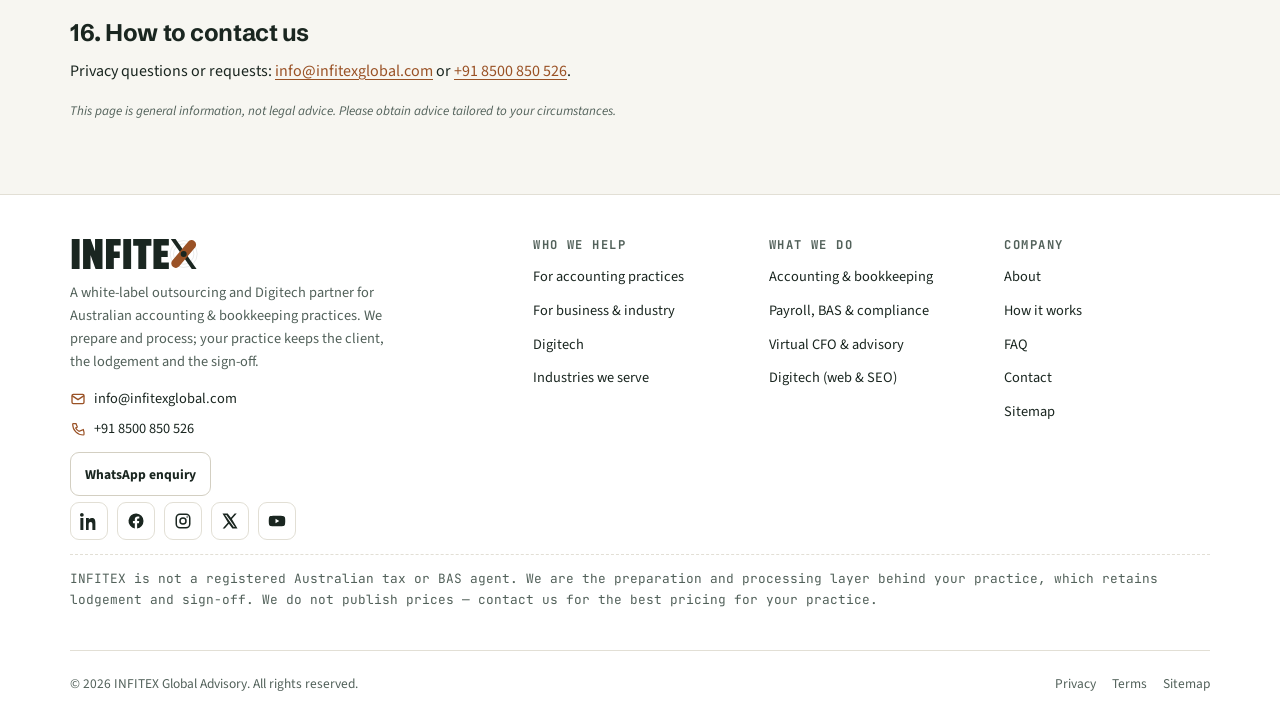
<file: privacy.html>
<!doctype html><html lang="en-AU"><head><meta charset="utf-8"><meta name="viewport" content="width=device-width,initial-scale=1,viewport-fit=cover"><title>Privacy Policy — INFITEX Global Advisory</title><meta name="description" content="How INFITEX Global Advisory handles personal information, aligned to the Australian Privacy Act 1988 and the Australian Privacy Principles (APPs)."><meta name="author" content="INFITEX Global Advisory"><meta name="robots" content="index,follow,max-image-preview:large,max-snippet:-1,max-video-preview:-1"><link rel="canonical" href="https://infitexglobal.com/privacy.html"><!-- SEO/GEO verification scaffold — replace PLACEHOLDER tokens after deploy --><meta name="google-site-verification" content="GOOGLE_SITE_VERIFICATION"><!-- <meta name="msvalidate.01" content="BING_SITE_VERIFICATION"> --><!-- <meta name="yandex-verification" content="YANDEX_SITE_VERIFICATION"> --><!-- <meta name="p:domain_verify" content="PINTEREST_SITE_VERIFICATION"> --><meta property="og:type" content="website"><meta property="og:site_name" content="INFITEX Global Advisory"><meta property="og:title" content="Privacy Policy — INFITEX Global Advisory"><meta property="og:description" content="How INFITEX Global Advisory handles personal information, aligned to the Australian Privacy Act 1988 and the Australian Privacy Principles (APPs)."><meta property="og:url" content="https://infitexglobal.com/privacy.html"><meta property="og:image" content="https://infitexglobal.com/og-image.png"><meta property="og:image:width" content="1200"><meta property="og:image:height" content="630"><meta property="og:image:alt" content="INFITEX Global Advisory — white-label accounting outsourcing for Australian practices"><meta property="og:locale" content="en_AU"><meta name="twitter:card" content="summary_large_image"><meta name="twitter:title" content="Privacy Policy — INFITEX Global Advisory"><meta name="twitter:description" content="How INFITEX Global Advisory handles personal information, aligned to the Australian Privacy Act 1988 and the Australian Privacy Principles (APPs)."><meta name="twitter:image" content="https://infitexglobal.com/og-image.png"><meta name="twitter:image:alt" content="INFITEX Global Advisory"><meta name="theme-color" content="#F7F6F1" media="(prefers-color-scheme: light)"><meta name="theme-color" content="#14211C" media="(prefers-color-scheme: dark)"><link rel="icon" href="favicon.svg" type="image/svg+xml"><link rel="apple-touch-icon" href="favicon.svg"><link rel="sitemap" type="application/xml" title="Sitemap" href="sitemap.xml"><script>(function(){try{var d=document.documentElement;var t=localStorage.getItem('ix-theme')||'light';d.setAttribute('data-theme',t);if(localStorage.getItem('ix-contrast')==='high')d.setAttribute('data-contrast','high');if(localStorage.getItem('ix-grayscale')==='on')d.setAttribute('data-grayscale','on');var ts=localStorage.getItem('ix-textstep');var s=[-2,0,2,4,6];if(ts!==null)d.style.setProperty('--type-scale-step',(s[parseInt(ts,10)]||0)+'px');}catch(e){}})();</script><link rel="preconnect" href="https://fonts.googleapis.com"><link rel="preconnect" href="https://fonts.gstatic.com" crossorigin><link href="https://fonts.googleapis.com/css2?family=Schibsted+Grotesk:wght@500;600;700;800&family=Source+Sans+3:ital,wght@0,400;0,600;1,400&family=JetBrains+Mono:wght@400;500;700&display=swap" rel="stylesheet"><link rel="stylesheet" href="styles.css?v=2b7db34c"><script type="application/ld+json">{"@context":"https://schema.org","@graph":[{"@context":"https://schema.org","@type":"WebPage","@id":"https://infitexglobal.com/privacy.html#webpage","url":"https://infitexglobal.com/privacy.html","name":"Privacy Policy — INFITEX Global Advisory","description":"How INFITEX Global Advisory handles personal information, aligned to the Australian Privacy Act 1988 and the Australian Privacy Principles (APPs).","inLanguage":"en-AU","isPartOf":{"@id":"https://infitexglobal.com/#website"},"about":{"@id":"https://infitexglobal.com/#organization"},"speakable":{"@type":"SpeakableSpecification","cssSelector":["h1",".answer-lede"]}},{"@context":"https://schema.org","@type":"ProfessionalService","@id":"https://infitexglobal.com/#organization","name":"INFITEX Global Advisory","alternateName":"INFITEX","slogan":"A finance team that works to your standards.","description":"INFITEX Global Advisory is an India-based, white-label accounting and bookkeeping outsourcing partner for Australian accounting practices and businesses, covering bookkeeping, payroll and STP, BAS and IAS, year-end financials, tax and SMSF, plus management reporting and Virtual CFO. The client practice always retains lodgement and sign-off. A Digitech division provides websites, business email and SEO.","url":"https://infitexglobal.com/","logo":"https://infitexglobal.com/logo.svg","image":"https://infitexglobal.com/og-image.png","email":"info@infitexglobal.com","telephone":"+91-8500-850-526","priceRange":"Contact for a tailored quote","currenciesAccepted":"AUD","areaServed":{"@type":"Country","name":"Australia"},"knowsLanguage":["en-AU","en"],"availableLanguage":["English"],"knowsAbout":["White-label accounting outsourcing","Bookkeeping","Bank reconciliations","Accounts payable and receivable","Payroll","Single Touch Payroll (STP)","BAS preparation","IAS preparation","Year-end financial statements","Company and trust tax returns","SMSF accounting","BGL","Class","Xero","XPM","MYOB","QuickBooks","Reckon","Karbon","Dext","Hubdoc","FYI Docs","Management reporting","Budgeting and forecasting","Cash-flow forecasting","Virtual CFO","Australian tax compliance"],"serviceType":["Accounting outsourcing","Bookkeeping outsourcing","Payroll outsourcing","BAS and IAS preparation","Virtual CFO","Management reporting","Web design and SEO (Digitech)"],"contactPoint":{"@type":"ContactPoint","contactType":"sales","email":"info@infitexglobal.com","telephone":"+91-8500-850-526","areaServed":"AU","availableLanguage":["en-AU","en"]},"address":{"@type":"PostalAddress","addressCountry":"IN"},"sameAs":["https://www.linkedin.com/company/infitexglobal","https://www.facebook.com/infitexglobal","https://www.instagram.com/infitexglobal","https://x.com/infitexglobal","https://www.youtube.com/@infitexglobal"]},{"@context":"https://schema.org","@type":"WebPage","name":"Privacy Policy","datePublished":"2026-06-01","dateModified":"2026-06-27","inLanguage":"en-AU","publisher":{"@id":"https://infitexglobal.com/#organization"}},{"@context":"https://schema.org","@type":"BreadcrumbList","itemListElement":[{"@type":"ListItem","position":1,"name":"Home","item":"https://infitexglobal.com/index.html"},{"@type":"ListItem","position":2,"name":"Privacy","item":"https://infitexglobal.com/privacy.html"}]}]}</script></head><body><a class="skip-link" href="#main">Skip to content</a><header class="site-header"><div class="shell header-inner"><a class="brand" href="index.html" aria-label="INFITEX Global Advisory — home"><svg class="brand-logo" viewBox="0 0 309.3 72.0" role="img" aria-label="INFITEX" focusable="false"><g class="brand-word" transform="translate(0 72.00) scale(0.10465 -0.10465)"><g transform="translate(0.0 0)"><path d="M40 0V688H220V0Z"/></g><g transform="translate(260.0 0)"><path d="M327 0 216 310H211V0H40V688H213L309 421H315V688H486V0Z"/></g><g transform="translate(786.0 0)"><path d="M40 0V688H377V540H220V402H356V254H220V0Z"/></g><g transform="translate(1183.0 0)"><path d="M40 0V688H220V0Z"/></g><g transform="translate(1443.0 0)"><path d="M126 0V535H7V688H426V535H307V0Z"/></g><g transform="translate(1876.0 0)"><path d="M40 0V688H393V540H220V421H367V274H220V148H393V0Z"/></g></g><g class="brand-x"><g class="bx-ring" fill="none"><circle cx="273.11" cy="36.00" r="24.48"/><circle cx="273.11" cy="36.00" r="32.40"/></g><path class="bx-ink" d="M 242.15 0.00 L 253.67 0.00 L 304.07 72.00 L 292.55 72.00 Z"/><rect class="bx-acc" x="262.31" y="-4.32" width="21.60" height="80.64" rx="10.80" transform="rotate(40 273.11 36.00)"/><circle class="bx-dot" cx="273.11" cy="36.00" r="7.20"/></g></svg></a><nav class="nav" aria-label="Primary"><a class="nav-link" href="index.html">Home</a><div class="nav-item has-mega"><button type="button" class="nav-link nav-trigger" aria-expanded="false" aria-haspopup="true" aria-controls="mega-what-we-do">What we do<svg class="caret" viewBox="0 0 24 24" aria-hidden="true" focusable="false"><path d="M6 9l6 6 6-6" fill="none" stroke="currentColor" stroke-width="2" stroke-linecap="round" stroke-linejoin="round"/></svg></button><div class="mega-panel" id="mega-what-we-do" role="region" aria-label="What we do"><div class="mega-grid"><div class="mega-col"><p class="mega-h">Accounting & bookkeeping</p><ul><li><a href="outsourcing.html#scope"><span class="mega-t">Bookkeeping & reconciliations</span><span class="mega-d">Books kept accurate, coded and reconciled.</span></a></li><li><a href="outsourcing.html#scope"><span class="mega-t">Accounts payable & receivable</span><span class="mega-d">Bills, invoices and debtor follow-up.</span></a></li><li><a href="outsourcing.html#scope"><span class="mega-t">Year-end financials</span><span class="mega-d">Financial statements to your standards.</span></a></li><li><a href="outsourcing.html#scope"><span class="mega-t">Workpapers</span><span class="mega-d">Clean, traceable workpapers behind every job.</span></a></li></ul></div><div class="mega-col"><p class="mega-h">Payroll, BAS & compliance</p><ul><li><a href="outsourcing.html#scope"><span class="mega-t">Payroll & STP</span><span class="mega-d">Pay runs and Single Touch Payroll, ready to lodge.</span></a></li><li><a href="outsourcing.html#scope"><span class="mega-t">BAS / IAS preparation</span><span class="mega-d">Activity statements drafted for your sign-off.</span></a></li><li><a href="outsourcing.html#scope"><span class="mega-t">Company & trust tax returns</span><span class="mega-d">Returns prepared; your agent signs and lodges.</span></a></li><li><a href="outsourcing.html#scope"><span class="mega-t">SMSF accounts (BGL/Class)</span><span class="mega-d">Self-managed super fund accounts & workpapers.</span></a></li></ul></div><div class="mega-col"><p class="mega-h">Advisory & Virtual CFO</p><ul><li><a href="industry.html#vcfo"><span class="mega-t">Virtual CFO</span><span class="mega-d">Senior finance leadership, fractionally.</span></a></li><li><a href="industry.html#what"><span class="mega-t">Management accounts & reporting</span><span class="mega-d">Monthly, decision-ready reporting.</span></a></li><li><a href="industry.html#what"><span class="mega-t">Budgeting & forecasting</span><span class="mega-d">Budgets, rolling forecasts and scenarios.</span></a></li><li><a href="industry.html#vcfo"><span class="mega-t">Cash-flow management</span><span class="mega-d">13-week cash-flow and working-capital visibility.</span></a></li></ul></div><div class="mega-col"><p class="mega-h">Digitech</p><ul><li><a href="digitech.html#services"><span class="mega-t">Web design & build</span><span class="mega-d">Fast, accessible, mobile-first websites.</span></a></li><li><a href="digitech.html#services"><span class="mega-t">Domains, hosting & email</span><span class="mega-d">Set up and managed for you.</span></a></li><li><a href="digitech.html#services"><span class="mega-t">SEO & Google Business Profile</span><span class="mega-d">Be found by local clients.</span></a></li><li><a href="digitech.html#services"><span class="mega-t">Care & maintenance</span><span class="mega-d">Updates, backups and ongoing changes.</span></a></li></ul></div></div></div></div><div class="nav-item has-mega"><button type="button" class="nav-link nav-trigger" aria-expanded="false" aria-haspopup="true" aria-controls="mega-who-we-help">Who we help<svg class="caret" viewBox="0 0 24 24" aria-hidden="true" focusable="false"><path d="M6 9l6 6 6-6" fill="none" stroke="currentColor" stroke-width="2" stroke-linecap="round" stroke-linejoin="round"/></svg></button><div class="mega-panel" id="mega-who-we-help" role="region" aria-label="Who we help"><div class="mega-grid"><div class="mega-col"><p class="mega-h">By audience</p><ul><li><a href="outsourcing.html"><span class="mega-t">For accounting practices</span><span class="mega-d">White-label back office for your firm.</span></a></li><li><a href="industry.html"><span class="mega-t">For business & industry</span><span class="mega-d">A dedicated outsourced finance team.</span></a></li><li><a href="digitech.html"><span class="mega-t">Digitech</span><span class="mega-d">Web, email & SEO for client-facing growth.</span></a></li></ul></div><div class="mega-col"><p class="mega-h">Industries we serve</p><ul><li><a href="industry.html#industries"><span class="mega-t">Construction & trades</span><span class="mega-d">Job costing, payroll and BAS.</span></a></li><li><a href="industry.html#industries"><span class="mega-t">Retail & e-commerce</span><span class="mega-d">High-volume reconciliations and reporting.</span></a></li><li><a href="industry.html#industries"><span class="mega-t">Professional services</span><span class="mega-d">Clean books and management accounts.</span></a></li><li><a href="industry.html#industries"><span class="mega-t">Healthcare & allied health</span><span class="mega-d">Compliant bookkeeping and payroll.</span></a></li></ul></div></div></div></div><div class="nav-item has-mega"><button type="button" class="nav-link nav-trigger" aria-expanded="false" aria-haspopup="true" aria-controls="mega-about-us">About us<svg class="caret" viewBox="0 0 24 24" aria-hidden="true" focusable="false"><path d="M6 9l6 6 6-6" fill="none" stroke="currentColor" stroke-width="2" stroke-linecap="round" stroke-linejoin="round"/></svg></button><div class="mega-panel" id="mega-about-us" role="region" aria-label="About us"><div class="mega-grid"><div class="mega-col"><p class="mega-h">Company</p><ul><li><a href="about.html"><span class="mega-t">About INFITEX</span><span class="mega-d">A dependable extension of your team, native to your stack.</span></a></li><li><a href="about.html#vmb"><span class="mega-t">Vision, mission & values</span><span class="mega-d">What we stand for and how we work.</span></a></li></ul></div><div class="mega-col"><p class="mega-h">Proof & answers</p><ul><li><a href="index.html#testimonials"><span class="mega-t">Our stories</span><span class="mega-d">What practices and businesses say about us.</span></a></li><li><a href="index.html#faq"><span class="mega-t">FAQ</span><span class="mega-d">Honest answers on the compliance line, security and how we work.</span></a></li></ul></div></div></div></div><a class="nav-link" href="contact.html">Contact</a></nav><div class="header-tools"><button class="icon-btn search-btn" data-open-search aria-label="Search the site"><svg viewBox="0 0 24 24" fill="none" stroke="currentColor" stroke-width="2" stroke-linecap="round"><circle cx="11" cy="11" r="7"/><path d="M21 21l-4-4"/></svg><span>Search</span><kbd>/</kbd></button><button class="icon-btn" data-theme-toggle aria-label="Toggle light or dark theme" aria-pressed="false"><svg viewBox="0 0 24 24" fill="none" stroke="currentColor" stroke-width="2" stroke-linecap="round"><circle cx="12" cy="12" r="4.5"/><path d="M12 2v2M12 20v2M2 12h2M20 12h2M4.9 4.9l1.4 1.4M17.7 17.7l1.4 1.4M19.1 4.9l-1.4 1.4M6.3 17.7l-1.4 1.4"/></svg></button><button class="icon-btn" data-open-a11y aria-label="Open accessibility settings"><svg viewBox="0 0 24 24" fill="none" stroke="currentColor" stroke-width="2" stroke-linecap="round"><circle cx="12" cy="4" r="1.6"/><path d="M4 7h16M9 7l1 5 1.5 7M15 7l-1 5"/></svg></button><button class="icon-btn qr-header-btn" data-open-qr aria-label="Show QR code to save our contact" title="Save our contact (QR)"><svg viewBox="0 0 24 24" fill="none" stroke="currentColor" stroke-width="2" stroke-linecap="round" stroke-linejoin="round"><rect x="3" y="3" width="7" height="7" rx="1"/><rect x="14" y="3" width="7" height="7" rx="1"/><rect x="3" y="14" width="7" height="7" rx="1"/><path d="M14 14h3v3M21 14v.01M14 21h.01M17 21h4v-4M21 17v.01"/></svg></button><a class="btn btn-primary header-cta" href="contact.html">Get in touch</a><button class="icon-btn hamburger" data-open-nav aria-label="Open menu" aria-expanded="false"><svg viewBox="0 0 24 24" fill="none" stroke="currentColor" stroke-width="2" stroke-linecap="round"><path d="M3 6h18M3 12h18M3 18h18"/></svg></button></div></div></header><div class="mobile-nav" id="mobileNav" aria-hidden="true"><div class="mobile-nav-top"><a class="brand" href="index.html" aria-label="INFITEX home"><svg class="brand-logo" viewBox="0 0 309.3 72.0" role="img" aria-label="INFITEX" focusable="false"><g class="brand-word" transform="translate(0 72.00) scale(0.10465 -0.10465)"><g transform="translate(0.0 0)"><path d="M40 0V688H220V0Z"/></g><g transform="translate(260.0 0)"><path d="M327 0 216 310H211V0H40V688H213L309 421H315V688H486V0Z"/></g><g transform="translate(786.0 0)"><path d="M40 0V688H377V540H220V402H356V254H220V0Z"/></g><g transform="translate(1183.0 0)"><path d="M40 0V688H220V0Z"/></g><g transform="translate(1443.0 0)"><path d="M126 0V535H7V688H426V535H307V0Z"/></g><g transform="translate(1876.0 0)"><path d="M40 0V688H393V540H220V421H367V274H220V148H393V0Z"/></g></g><g class="brand-x"><g class="bx-ring" fill="none"><circle cx="273.11" cy="36.00" r="24.48"/><circle cx="273.11" cy="36.00" r="32.40"/></g><path class="bx-ink" d="M 242.15 0.00 L 253.67 0.00 L 304.07 72.00 L 292.55 72.00 Z"/><rect class="bx-acc" x="262.31" y="-4.32" width="21.60" height="80.64" rx="10.80" transform="rotate(40 273.11 36.00)"/><circle class="bx-dot" cx="273.11" cy="36.00" r="7.20"/></g></svg></a><button class="icon-btn" data-close-nav aria-label="Close menu"><svg viewBox="0 0 24 24" fill="none" stroke="currentColor" stroke-width="2" stroke-linecap="round"><path d="M6 6l12 12M18 6L6 18"/></svg></button></div><nav aria-label="Mobile"><a class="m-link" href="index.html">Home</a><div class="m-acc"><button type="button" class="m-acc-btn" aria-expanded="false" aria-controls="macc-what-we-do">What we do<svg class="caret" viewBox="0 0 24 24" aria-hidden="true" focusable="false"><path d="M6 9l6 6 6-6" fill="none" stroke="currentColor" stroke-width="2" stroke-linecap="round" stroke-linejoin="round"/></svg></button><div class="m-acc-panel" id="macc-what-we-do"><p class="m-group">Accounting & bookkeeping</p><a class="m-sublink" href="outsourcing.html#scope">Bookkeeping & reconciliations</a><a class="m-sublink" href="outsourcing.html#scope">Accounts payable & receivable</a><a class="m-sublink" href="outsourcing.html#scope">Year-end financials</a><a class="m-sublink" href="outsourcing.html#scope">Workpapers</a><p class="m-group">Payroll, BAS & compliance</p><a class="m-sublink" href="outsourcing.html#scope">Payroll & STP</a><a class="m-sublink" href="outsourcing.html#scope">BAS / IAS preparation</a><a class="m-sublink" href="outsourcing.html#scope">Company & trust tax returns</a><a class="m-sublink" href="outsourcing.html#scope">SMSF accounts (BGL/Class)</a><p class="m-group">Advisory & Virtual CFO</p><a class="m-sublink" href="industry.html#vcfo">Virtual CFO</a><a class="m-sublink" href="industry.html#what">Management accounts & reporting</a><a class="m-sublink" href="industry.html#what">Budgeting & forecasting</a><a class="m-sublink" href="industry.html#vcfo">Cash-flow management</a><p class="m-group">Digitech</p><a class="m-sublink" href="digitech.html#services">Web design & build</a><a class="m-sublink" href="digitech.html#services">Domains, hosting & email</a><a class="m-sublink" href="digitech.html#services">SEO & Google Business Profile</a><a class="m-sublink" href="digitech.html#services">Care & maintenance</a></div></div><div class="m-acc"><button type="button" class="m-acc-btn" aria-expanded="false" aria-controls="macc-who-we-help">Who we help<svg class="caret" viewBox="0 0 24 24" aria-hidden="true" focusable="false"><path d="M6 9l6 6 6-6" fill="none" stroke="currentColor" stroke-width="2" stroke-linecap="round" stroke-linejoin="round"/></svg></button><div class="m-acc-panel" id="macc-who-we-help"><p class="m-group">By audience</p><a class="m-sublink" href="outsourcing.html">For accounting practices</a><a class="m-sublink" href="industry.html">For business & industry</a><a class="m-sublink" href="digitech.html">Digitech</a><p class="m-group">Industries we serve</p><a class="m-sublink" href="industry.html#industries">Construction & trades</a><a class="m-sublink" href="industry.html#industries">Retail & e-commerce</a><a class="m-sublink" href="industry.html#industries">Professional services</a><a class="m-sublink" href="industry.html#industries">Healthcare & allied health</a></div></div><div class="m-acc"><button type="button" class="m-acc-btn" aria-expanded="false" aria-controls="macc-about-us">About us<svg class="caret" viewBox="0 0 24 24" aria-hidden="true" focusable="false"><path d="M6 9l6 6 6-6" fill="none" stroke="currentColor" stroke-width="2" stroke-linecap="round" stroke-linejoin="round"/></svg></button><div class="m-acc-panel" id="macc-about-us"><p class="m-group">Company</p><a class="m-sublink" href="about.html">About INFITEX</a><a class="m-sublink" href="about.html#vmb">Vision, mission & values</a><p class="m-group">Proof & answers</p><a class="m-sublink" href="index.html#testimonials">Our stories</a><a class="m-sublink" href="index.html#faq">FAQ</a></div></div><a class="m-link" href="contact.html">Contact</a></nav><div style="margin-top:24px;display:flex;gap:10px;flex-wrap:wrap"><button class="btn btn-ghost" data-open-wa>WhatsApp us</button><a class="btn btn-primary" href="contact.html">Get in touch</a></div></div><main id="main"><div class="shell"><nav class="crumbs" aria-label="Breadcrumb"><a href="index.html">Home</a> / <span>Privacy</span></nav></div><section class="section"><div class="shell legal-shell"><span class="eyebrow">Legal</span><h1>Privacy Policy</h1><p class="lead">This Privacy Policy explains how INFITEX Global Advisory ("INFITEX", "we", "us", "our") collects, uses, discloses, stores and protects personal information. It is written to align with the <em>Privacy Act 1988</em> (Cth), the Australian Privacy Principles (APPs) and the Notifiable Data Breaches (NDB) scheme. Last updated: <span data-year>2026</span>.</p><div class="legal-toc"><strong>On this page</strong><ol><li><a href="#p-scope">Scope of this policy</a></li><li><a href="#p-collect">Personal information we collect</a></li><li><a href="#p-how">How we collect it</a></li><li><a href="#p-why">Why we collect, hold and use it</a></li><li><a href="#p-controller">When we act for a practice</a></li><li><a href="#p-marketing">Direct marketing &amp; the Spam Act</a></li><li><a href="#p-disclose">Disclosure to third parties</a></li><li><a href="#p-overseas">Overseas disclosure</a></li><li><a href="#p-security">Security &amp; retention</a></li><li><a href="#p-breach">Data breaches</a></li><li><a href="#p-cookies">Cookies &amp; analytics</a></li><li><a href="#p-rights">Access, correction &amp; your rights</a></li><li><a href="#p-complaints">Complaints</a></li><li><a href="#p-children">Children</a></li><li><a href="#p-changes">Changes to this policy</a></li><li><a href="#p-contact">How to contact us</a></li></ol></div><div class="prose"><h2 id="p-scope">1. Scope of this policy</h2><p>This policy applies to personal information we handle through this website and in the course of providing white-label accounting outsourcing and Digitech services. "Personal information" has the meaning given in the Privacy Act: information or an opinion about an identified individual, or an individual who is reasonably identifiable, whether true or not and whether recorded in a material form or not.</p><h2 id="p-collect">2. Personal information we collect</h2><p>We aim to collect only what we need. Depending on how you interact with us, this may include:</p><ul><li><strong>Contact and enquiry details</strong> — your name, business or practice name, work email, phone number, country dialling code and the content of your message.</li><li><strong>Subscription details</strong> — your email address if you opt in to our compliance-dates digest.</li><li><strong>Engagement information</strong> — where your practice engages us, the information needed to perform the agreed work, which may include client financial records supplied to us by the practice.</li><li><strong>Technical information</strong> — limited information such as approximate location, device and browser type, and pages viewed, where analytics are enabled.</li></ul><p>We do not seek sensitive information (such as health, racial or political information) to respond to a website enquiry, and ask that you do not send it to us unless it is necessary for an agreed engagement.</p><h2 id="p-how">3. How we collect it</h2><p>We collect personal information directly from you when you complete a form, email, call or message us, or subscribe to our digest. Where your practice engages us, we receive information from the practice under that engagement. Where it is lawful and practicable, we will collect information directly from you rather than from a third party.</p><h2 id="p-why">4. Why we collect, hold and use it</h2><ul><li>To respond to your enquiry and provide the information or services you request.</li><li>To perform the services agreed with your practice, and to communicate with you about them.</li><li>To send the compliance-dates digest where you have opted in (you can unsubscribe at any time).</li><li>To improve and secure our website and services.</li><li>To meet our legal, regulatory and record-keeping obligations.</li></ul><p>If we cannot collect the information we reasonably need, we may be unable to respond to your enquiry or provide a service.</p><h2 id="p-controller">5. When we act on behalf of a practice</h2><p>When we prepare and process work for an accounting or bookkeeping practice, we handle the relevant information on that practice's instructions and for the purposes of the engagement. The practice remains responsible for its own privacy obligations to its clients. We are not a registered Australian tax or BAS agent; lodgement and sign-off remain with the practice and its registered agents.</p><h2 id="p-marketing">6. Direct marketing &amp; the Spam Act</h2><p>We only send marketing or digest emails where you have opted in. Every such email contains a functional unsubscribe facility and identifies INFITEX as the sender, consistent with the <em>Spam Act 2003</em> (Cth). We do not sell or rent your contact details for third-party marketing.</p><h2 id="p-disclose">7. Disclosure to third parties</h2><p>We do not sell your personal information. We may disclose it to:</p><ul><li>service providers who help us operate (for example, form handling, email delivery, scheduling, hosting and analytics providers), bound to use it only for those purposes;</li><li>the relevant practice, where the information relates to an engagement we perform for them;</li><li>professional advisers, or where we are required or authorised by law, a court or a regulator.</li></ul><h2 id="p-overseas">8. Overseas disclosure</h2><p>INFITEX operates from India, so personal information may be accessed, processed or stored in India. Some of our service providers may also store data in other countries (for example, the United States or the European Union) depending on where their infrastructure is located. Before disclosing personal information overseas we take steps that are reasonable in the circumstances to ensure recipients handle it consistently with the APPs.</p><h2 id="p-security">9. Security &amp; retention</h2><p>We use technical and organisational measures including role-based, least-privilege access, confidentiality agreements, maker–checker review and secure transmission. We are aligning our information-security controls to ISO 27001; this is a roadmap commitment, not a current certification. We keep personal information only for as long as we need it for the purposes described or as required by law, and then take reasonable steps to destroy or de-identify it.</p><h2 id="p-breach">10. Data breaches</h2><p>We maintain a data-breach response process. Where a breach is likely to result in serious harm to affected individuals, we will notify those individuals and the Office of the Australian Information Commissioner (OAIC) as required under the Notifiable Data Breaches scheme.</p><h2 id="p-cookies">11. Cookies &amp; analytics</h2><p>This site uses minimal cookies and local storage to remember preferences such as your theme choice. Where analytics are enabled, they are used to understand aggregate usage and improve the site, not to identify you personally. You can control or clear cookies through your browser settings; some features may not work without them.</p><h2 id="p-rights">12. Access, correction &amp; your rights</h2><p>You may request access to, or correction of, the personal information we hold about you. We will respond within a reasonable time and may need to verify your identity first. If we decline a request, we will explain why and how you can seek a review. From June 2025, individuals also have a statutory right to sue for serious invasions of privacy under Australian law.</p><h2 id="p-complaints">13. Complaints</h2><p>If you believe we have mishandled your personal information, please contact us first using the details below so we can investigate and respond. If you are not satisfied with our response, you may complain to the OAIC at <a href="https://www.oaic.gov.au" rel="noopener" target="_blank">oaic.gov.au</a>.</p><h2 id="p-children">14. Children</h2><p>Our website and services are directed at businesses and practices, not children. We do not knowingly collect personal information from children.</p><h2 id="p-changes">15. Changes to this policy</h2><p>We may update this policy from time to time. The current version is always available on this page, with the "last updated" date shown above. Material changes will be reflected here.</p><h2 id="p-contact">16. How to contact us</h2><p>Privacy questions or requests: <a href="mailto:info@infitexglobal.com">info@infitexglobal.com</a> or <a href="tel:+918500850526">+91 8500 850 526</a>.</p><p class="note">This page is general information, not legal advice. Please obtain advice tailored to your circumstances.</p></div></div></section></main><dialog id="a11yDialog" aria-label="Accessibility settings"><div class="dialog-card"><div class="dialog-head"><h2>Accessibility</h2><button class="icon-btn" data-close aria-label="Close"><svg viewBox="0 0 24 24" fill="none" stroke="currentColor" stroke-width="2" stroke-linecap="round"><path d="M6 6l12 12M18 6L6 18"/></svg></button></div><div class="dialog-body"><div class="form-row"><label class="lbl">Text size</label><div style="display:flex;gap:8px"><button class="btn btn-ghost" data-text="dec" aria-label="Decrease text size">A–</button><button class="btn btn-ghost" data-text="reset" aria-label="Reset text size">Reset</button><button class="btn btn-ghost" data-text="inc" aria-label="Increase text size">A+</button></div></div><div class="form-row"><label class="lbl">Theme</label><button class="btn btn-ghost" data-theme-toggle aria-pressed="false"><span data-theme-label>Light</span> mode</button></div><div class="form-row"><label class="lbl">High contrast</label><button class="btn btn-ghost" data-contrast-toggle aria-pressed="false">Toggle high contrast</button></div><div class="form-row"><label class="lbl">Grayscale</label><button class="btn btn-ghost" data-gray-toggle aria-pressed="false">Toggle grayscale</button></div><p class="form-note">Your preferences are saved on this device.</p></div></div></dialog><dialog id="waDialog" aria-label="WhatsApp enquiry"><div class="dialog-card"><form id="waForm" novalidate><div class="dialog-head"><h2>WhatsApp enquiry</h2><button type="button" class="icon-btn" data-close aria-label="Close"><svg viewBox="0 0 24 24" fill="none" stroke="currentColor" stroke-width="2" stroke-linecap="round"><path d="M6 6l12 12M18 6L6 18"/></svg></button></div><div class="dialog-body"><p class="form-note" style="margin-bottom:16px">We'll draft a tidy message and open WhatsApp for you to send.</p><div class="form-row"><label class="lbl" for="wa-name">Name <span class="req">*</span></label><input class="input" id="wa-name" name="name" type="text" autocomplete="name" required><span class="field-err">Please enter your name (letters, at least 2 characters).</span></div><div class="form-row"><label class="lbl" for="wa-email">Work email <span class="req">*</span></label><input class="input" id="wa-email" name="email" type="email" autocomplete="email" inputmode="email" required><span class="field-err">Please enter a valid email address.</span></div><div class="form-row"><label class="lbl" for="wa-mobile">Mobile <span class="req">*</span></label><div class="tel-wrap"><div class="cc-combo" data-cc><input class="cc-input" type="text" inputmode="tel" aria-label="Country dialing code" value="+61" autocomplete="off"><div class="cc-list" role="listbox" aria-label="Country dialing codes"></div></div><input class="input tel-num" id="wa-mobile" name="mobile_local" type="tel" inputmode="numeric" maxlength="10" placeholder="4XX XXX XXX" aria-label="Mobile number (10 digits)"></div><span class="field-err">Enter a 10-digit mobile number (digits only).</span></div><div class="form-row"><label class="lbl" for="wa-company">Business name <span class="req">*</span></label><input class="input" id="wa-company" name="company" type="text" autocomplete="organization" required><span class="field-err">Please enter your business name.</span></div><div class="form-row"><label class="lbl" for="wa-interest">Enquiring about</label><select class="input" id="wa-interest" name="interest"><option value="">Choose a topic…</option><option>Accounting outsourcing</option><option>Bookkeeping &amp; reconciliations</option><option>Payroll &amp; STP</option><option>BAS / IAS preparation</option><option>Year-end financials &amp; tax</option><option>SMSF accounts</option><option>A low-risk pilot</option><option>Digitech (website / SEO)</option><option>Something else</option></select></div><div class="form-row"><label class="lbl" for="wa-message">Message</label><textarea class="input" id="wa-message" name="message" placeholder="A line or two about your practice and what you need help with."></textarea><span class="field-err">Please add a short message (at least 10 characters).</span></div><input type="text" class="hp" name="botcheck" tabindex="-1" autocomplete="off" aria-hidden="true"><p class="form-status" id="waStatus" role="status"></p></div><div class="dialog-foot"><button type="button" class="btn btn-ghost" data-close>Cancel</button><button type="submit" class="btn btn-primary">Draft &amp; open WhatsApp</button></div></form></div></dialog><dialog id="mailDialog" aria-label="Email enquiry"><div class="dialog-card"><form id="mailForm" novalidate><div class="dialog-head"><h2>Email enquiry</h2><button type="button" class="icon-btn" data-close aria-label="Close"><svg viewBox="0 0 24 24" fill="none" stroke="currentColor" stroke-width="2" stroke-linecap="round"><path d="M6 6l12 12M18 6L6 18"/></svg></button></div><div class="dialog-body"><p class="form-note" style="margin-bottom:16px">We'll draft a tidy email and open your mail app for you to send.</p><div class="form-row"><label class="lbl" for="mail-name">Name <span class="req">*</span></label><input class="input" id="mail-name" name="name" type="text" autocomplete="name" required><span class="field-err">Please enter your name (letters, at least 2 characters).</span></div><div class="form-row"><label class="lbl" for="mail-email">Work email <span class="req">*</span></label><input class="input" id="mail-email" name="email" type="email" autocomplete="email" inputmode="email" required><span class="field-err">Please enter a valid email address.</span></div><div class="form-row"><label class="lbl" for="mail-mobile">Mobile <span class="req">*</span></label><div class="tel-wrap"><div class="cc-combo" data-cc><input class="cc-input" type="text" inputmode="tel" aria-label="Country dialing code" value="+61" autocomplete="off"><div class="cc-list" role="listbox" aria-label="Country dialing codes"></div></div><input class="input tel-num" id="mail-mobile" name="mobile_local" type="tel" inputmode="numeric" maxlength="10" placeholder="4XX XXX XXX" aria-label="Mobile number (10 digits)"></div><span class="field-err">Enter a 10-digit mobile number (digits only).</span></div><div class="form-row"><label class="lbl" for="mail-company">Business name <span class="req">*</span></label><input class="input" id="mail-company" name="company" type="text" autocomplete="organization" required><span class="field-err">Please enter your business name.</span></div><div class="form-row"><label class="lbl" for="mail-interest">Enquiring about</label><select class="input" id="mail-interest" name="interest"><option value="">Choose a topic…</option><option>Accounting outsourcing</option><option>Bookkeeping &amp; reconciliations</option><option>Payroll &amp; STP</option><option>BAS / IAS preparation</option><option>Year-end financials &amp; tax</option><option>SMSF accounts</option><option>A low-risk pilot</option><option>Digitech (website / SEO)</option><option>Something else</option></select></div><div class="form-row"><label class="lbl" for="mail-message">Message</label><textarea class="input" id="mail-message" name="message" placeholder="A line or two about your practice and what you need help with."></textarea><span class="field-err">Please add a short message (at least 10 characters).</span></div><input type="text" class="hp" name="botcheck" tabindex="-1" autocomplete="off" aria-hidden="true"><p class="form-status" id="mailStatus" role="status"></p></div><div class="dialog-foot"><button type="button" class="btn btn-ghost" data-close>Cancel</button><button type="submit" class="btn btn-primary">Draft &amp; open email</button></div></form></div></dialog><dialog id="qrDialog" aria-label="Save our contact"><div class="dialog-card qr-dialog-card"><div class="dialog-head"><h2>Save our contact</h2><button type="button" class="icon-btn" data-close aria-label="Close"><svg viewBox="0 0 24 24" fill="none" stroke="currentColor" stroke-width="2" stroke-linecap="round"><path d="M6 6l12 12M18 6L6 18"/></svg></button></div><div class="dialog-body" style="text-align:center"><p class="form-note" style="margin-bottom:16px">Scan with your phone camera — iPhone or Android — to save INFITEX Global Advisory to your contacts.</p><div class="qr-dialog-img"><img src="infitex-contact-qr.svg" alt="QR code to save INFITEX Global Advisory contact details" width="220" height="220"></div><p class="form-note" style="margin-top:14px">Or reach us directly:<br><a href="mailto:info@infitexglobal.com">info@infitexglobal.com</a> · <a href="tel:+918500850526">+91 8500 850 526</a></p></div></div></dialog><div class="search-overlay" id="searchOverlay" aria-hidden="true" role="dialog" aria-label="Search"><div class="search-panel"><div class="search-input-row"><svg viewBox="0 0 24 24" fill="none" stroke="currentColor" stroke-width="2" stroke-linecap="round"><circle cx="11" cy="11" r="7"/><path d="M21 21l-4-4"/></svg><input id="searchInput" type="text" placeholder="Search pages, services, FAQs…" aria-label="Search" autocomplete="off"></div><div class="search-results" id="searchResults"></div><div class="search-foot"><span>Up / Down to navigate</span><span>Enter to open</span><span>Esc to close</span></div></div></div><div class="fab"><a class="fab-cta" data-booking href="contact.html" data-fab-label="Book a 15-min call" role="button" aria-label="Book a 15-min call"><svg viewBox="0 0 24 24" fill="none" stroke="currentColor" stroke-width="2"><rect x="3" y="4" width="18" height="17" rx="2"/><path d="M3 9h18M8 2v4M16 2v4"/></svg></a><a class="wa" href="#" data-open-wa data-fab-label="WhatsApp us" role="button" aria-label="WhatsApp us"><svg viewBox="0 0 24 24" fill="currentColor"><path d="M12 2a9.9 9.9 0 0 0-8.5 15l-1.3 4.8 4.9-1.3A10 10 0 1 0 12 2Zm5.6 14.1c-.2.6-1.2 1.2-1.7 1.2s-1 .2-3.3-.7-3.7-3.2-3.8-3.4-1-1.3-1-2.4.6-1.7.8-1.9.4-.3.6-.3h.5c.2 0 .4 0 .6.5l.8 1.9c.1.2.1.4 0 .5l-.3.5-.4.4c-.1.1-.3.3-.1.5l.9 1.4c.6.9 1.4 1.2 1.6 1.3s.4.1.5 0l.7-.8c.2-.2.3-.2.5-.1l1.7.8c.2.1.4.2.4.3.1.2.1.7-.1 1.3Z"/></svg></a><a class="callfab" href="tel:+918500850526" data-fab-label="Call +91 8500 850 526" aria-label="Call +91 8500 850 526"><svg viewBox="0 0 24 24" fill="none" stroke="currentColor" stroke-width="1.8"><path d="M5 4h4l2 5-2.5 1.5a11 11 0 0 0 5 5L20 13l1 4v3a1 1 0 0 1-1 1A16 16 0 0 1 4 5a1 1 0 0 1 1-1Z"/></svg></a><button class="mailfab" data-open-mail data-fab-label="Email us" aria-label="Email us"><svg viewBox="0 0 24 24" fill="none" stroke="currentColor" stroke-width="2"><rect x="3" y="5" width="18" height="14" rx="2"/><path d="M3 7l9 6 9-6"/></svg></button><button class="qrfab" data-open-qr data-fab-label="Save our contact" aria-label="Show QR code to save our contact"><svg viewBox="0 0 24 24" fill="none" stroke="currentColor" stroke-width="2" stroke-linecap="round" stroke-linejoin="round"><rect x="3" y="3" width="7" height="7" rx="1"/><rect x="14" y="3" width="7" height="7" rx="1"/><rect x="3" y="14" width="7" height="7" rx="1"/><path d="M14 14h3v3M21 14v.01M14 21h.01M17 21h4v-4M21 17v.01"/></svg></button><button id="backTop" aria-label="Back to top"><svg viewBox="0 0 24 24" fill="none" stroke="currentColor" stroke-width="2" stroke-linecap="round"><path d="M12 19V5M5 12l7-7 7 7"/></svg></button></div><footer class="site-footer"><div class="shell"><div class="footer-top"><div class="footer-brand"><a class="brand" href="index.html" aria-label="INFITEX home"><svg class="brand-logo" viewBox="0 0 309.3 72.0" role="img" aria-label="INFITEX" focusable="false"><g class="brand-word" transform="translate(0 72.00) scale(0.10465 -0.10465)"><g transform="translate(0.0 0)"><path d="M40 0V688H220V0Z"/></g><g transform="translate(260.0 0)"><path d="M327 0 216 310H211V0H40V688H213L309 421H315V688H486V0Z"/></g><g transform="translate(786.0 0)"><path d="M40 0V688H377V540H220V402H356V254H220V0Z"/></g><g transform="translate(1183.0 0)"><path d="M40 0V688H220V0Z"/></g><g transform="translate(1443.0 0)"><path d="M126 0V535H7V688H426V535H307V0Z"/></g><g transform="translate(1876.0 0)"><path d="M40 0V688H393V540H220V421H367V274H220V148H393V0Z"/></g></g><g class="brand-x"><g class="bx-ring" fill="none"><circle cx="273.11" cy="36.00" r="24.48"/><circle cx="273.11" cy="36.00" r="32.40"/></g><path class="bx-ink" d="M 242.15 0.00 L 253.67 0.00 L 304.07 72.00 L 292.55 72.00 Z"/><rect class="bx-acc" x="262.31" y="-4.32" width="21.60" height="80.64" rx="10.80" transform="rotate(40 273.11 36.00)"/><circle class="bx-dot" cx="273.11" cy="36.00" r="7.20"/></g></svg></a><p class="footer-blurb">A white-label outsourcing and Digitech partner for Australian accounting &amp; bookkeeping practices. We prepare and process; your practice keeps the client, the lodgement and the sign-off.</p><ul class="footer-contact"><li><svg viewBox="0 0 24 24" fill="none" stroke="currentColor" stroke-width="2"><rect x="3" y="5" width="18" height="14" rx="2"/><path d="M3 7l9 6 9-6"/></svg><a href="mailto:info@infitexglobal.com">info@infitexglobal.com</a></li><li><svg viewBox="0 0 24 24" fill="none" stroke="currentColor" stroke-width="1.8"><path d="M5 4h4l2 5-2.5 1.5a11 11 0 0 0 5 5L20 13l1 4v3a1 1 0 0 1-1 1A16 16 0 0 1 4 5a1 1 0 0 1 1-1Z"/></svg><a href="tel:+918500850526">+91 8500 850 526</a></li></ul><button class="btn btn-ghost btn-sm" data-open-wa>WhatsApp enquiry</button><div class="socials"><a href="https://www.linkedin.com/company/infitexglobal" aria-label="INFITEX on LinkedIn" rel="me noopener" target="_blank"><svg viewBox="0 0 24 24" fill="currentColor"><path d="M4.98 3.5A2.5 2.5 0 1 1 0 3.5a2.5 2.5 0 0 1 4.98 0ZM.5 8h4V24h-4V8Zm7.5 0h3.8v2.2h.1c.5-1 1.8-2.2 3.8-2.2 4 0 4.8 2.6 4.8 6V24h-4v-6.9c0-1.7 0-3.8-2.3-3.8s-2.7 1.8-2.7 3.7V24H8V8Z"/></svg></a><a href="https://www.facebook.com/infitexglobal" aria-label="INFITEX on Facebook" rel="me noopener" target="_blank"><svg viewBox="0 0 24 24" fill="currentColor"><path d="M22 12a10 10 0 1 0-11.6 9.9v-7H7.9V12h2.5V9.8c0-2.5 1.5-3.9 3.8-3.9 1.1 0 2.2.2 2.2.2v2.5h-1.3c-1.2 0-1.6.8-1.6 1.6V12h2.8l-.4 2.9h-2.4v7A10 10 0 0 0 22 12Z"/></svg></a><a href="https://www.instagram.com/infitexglobal" aria-label="INFITEX on Instagram" rel="me noopener" target="_blank"><svg viewBox="0 0 24 24" fill="none" stroke="currentColor" stroke-width="2"><rect x="3" y="3" width="18" height="18" rx="5"/><circle cx="12" cy="12" r="4"/><circle cx="17.5" cy="6.5" r="1" fill="currentColor" stroke="none"/></svg></a><a href="https://x.com/infitexglobal" aria-label="INFITEX on X" rel="me noopener" target="_blank"><svg viewBox="0 0 24 24" fill="currentColor"><path d="M18.2 2H21l-6.5 7.4L22 22h-6.8l-4.7-6.2L5 22H2.2l7-8L2 2h6.9l4.3 5.7L18.2 2Zm-1.2 18h1.5L7.1 3.9H5.5L17 20Z"/></svg></a><a href="https://www.youtube.com/@infitexglobal" aria-label="INFITEX on YouTube" rel="me noopener" target="_blank"><svg viewBox="0 0 24 24" fill="currentColor"><path d="M23 12s0-3.2-.4-4.7a2.5 2.5 0 0 0-1.8-1.8C19.3 5 12 5 12 5s-7.3 0-8.8.4A2.5 2.5 0 0 0 1.4 7.2C1 8.8 1 12 1 12s0 3.2.4 4.7a2.5 2.5 0 0 0 1.8 1.8C4.7 19 12 19 12 19s7.3 0 8.8-.4a2.5 2.5 0 0 0 1.8-1.8C23 15.2 23 12 23 12ZM10 15V9l5 3-5 3Z"/></svg></a></div></div><div class="footer-cols"><div class="footer-col"><h4>Who we help</h4><ul><li><a href="outsourcing.html">For accounting practices</a></li><li><a href="industry.html">For business &amp; industry</a></li><li><a href="digitech.html">Digitech</a></li><li><a href="industry.html#industries">Industries we serve</a></li></ul></div><div class="footer-col"><h4>What we do</h4><ul><li><a href="outsourcing.html#scope">Accounting &amp; bookkeeping</a></li><li><a href="outsourcing.html#scope">Payroll, BAS &amp; compliance</a></li><li><a href="industry.html#vcfo">Virtual CFO &amp; advisory</a></li><li><a href="digitech.html#services">Digitech (web &amp; SEO)</a></li></ul></div><div class="footer-col"><h4>Company</h4><ul><li><a href="about.html">About</a></li><li><a href="outsourcing.html#how">How it works</a></li><li><a href="index.html#faq">FAQ</a></li><li><a href="contact.html">Contact</a></li><li><a href="sitemap.html">Sitemap</a></li></ul></div></div></div><p class="compliance-line">INFITEX is not a registered Australian tax or BAS agent. We are the preparation and processing layer behind your practice, which retains lodgement and sign-off. We do not publish prices — contact us for the best pricing for your practice.</p><div class="footer-bottom"><span>&copy; <span data-year>2026</span> INFITEX Global Advisory. All rights reserved.</span><span class="footer-legal"><a href="privacy.html">Privacy</a><a href="terms.html">Terms</a><a href="sitemap.html">Sitemap</a></span></div></div></footer><script>window.INFITEX_SEARCH=[
{type:"Pages",title:"Home",snippet:"White-label accounting outsourcing & Digitech for Australian practices.",url:"index.html"},
{type:"Pages",title:"For Accounting Practices",snippet:"White-label outsourcing across the full Australian compliance cycle.",url:"outsourcing.html"},
{type:"Pages",title:"For Business & Industry",snippet:"Outsourced accounting, finance and Virtual CFO for Australian companies.",url:"industry.html"},
{type:"Services",title:"Virtual CFO",snippet:"Management & board reporting, cash-flow forecasting, budgeting and KPI dashboards.",url:"industry.html#vcfo"},
{type:"Services",title:"Management accounts & reporting",snippet:"Monthly management accounts and decision-ready reporting.",url:"industry.html#what"},
{type:"Services",title:"Budgeting & forecasting",snippet:"Budgets, rolling forecasts and scenario planning.",url:"industry.html#what"},
{type:"Services",title:"Cash-flow management",snippet:"13-week cash-flow forecasts and working-capital visibility.",url:"industry.html#vcfo"},
{type:"Pages",title:"Digitech",snippet:"Websites, domains, hosting, business email, SEO and Google Business Profile.",url:"digitech.html"},
{type:"Pages",title:"Privacy",snippet:"How we handle data, aligned to the Privacy Act 1988 and the APPs.",url:"privacy.html"},
{type:"Pages",title:"Terms",snippet:"Terms of use for the INFITEX website and services.",url:"terms.html"},
{type:"Pages",title:"Contact",snippet:"Send an enquiry, WhatsApp, book a call or email us.",url:"contact.html"},
{type:"Pages",title:"Sitemap",snippet:"Every page and key section in one place.",url:"sitemap.html"},
{type:"Sections",title:"How it works",snippet:"A simple, low-risk way to slot into your practice.",url:"outsourcing.html#how"},
{type:"Sections",title:"Engagement models",snippet:"Dedicated staff, per-job or ad-hoc — flexible and pilot-friendly.",url:"index.html#engagement"},
{type:"Sections",title:"Security",snippet:"Role-based access, named individuals, ISO 27001 alignment on our roadmap.",url:"index.html#security"},
{type:"Sections",title:"Savings calculator",snippet:"Indicative annual saving range in AUD — not a quote.",url:"index.html#calculator"},
{type:"Sections",title:"Key Australian dates",snippet:"BAS, IAS, super and tax reference dates.",url:"outsourcing.html#dates"},
{type:"Pages",title:"About INFITEX",snippet:"Our vision, mission and values; how we work with Australian practices.",url:"about.html"},
{type:"Sections",title:"Start a pilot",snippet:"Begin with a low-risk pilot on a defined scope.",url:"index.html#pilot"},
{type:"Services",title:"Bookkeeping & reconciliations",snippet:"Day-to-day books kept accurate and current.",url:"outsourcing.html#cycle"},
{type:"Services",title:"Accounts payable & receivable",snippet:"Bills and invoices processed and matched.",url:"outsourcing.html#cycle"},
{type:"Services",title:"Payroll & STP",snippet:"Pay runs prepared and Single Touch Payroll ready.",url:"outsourcing.html#cycle"},
{type:"Services",title:"BAS / IAS preparation",snippet:"Activity statements drafted for your review and lodgement.",url:"outsourcing.html#cycle"},
{type:"Services",title:"Year-end financials",snippet:"Financial statements prepared to your standards.",url:"outsourcing.html#cycle"},
{type:"Services",title:"Company & trust tax returns",snippet:"Returns prepared; your practice signs off and lodges.",url:"outsourcing.html#cycle"},
{type:"Services",title:"SMSF accounts (BGL/Class)",snippet:"Self-managed super fund accounts and workpapers.",url:"outsourcing.html#cycle"},
{type:"Services",title:"Workpapers",snippet:"Clean, traceable workpapers behind every job.",url:"outsourcing.html#cycle"},
{type:"Services",title:"Web design & build",snippet:"Fast, accessible websites for your practice.",url:"digitech.html"},
{type:"Services",title:"Domains, hosting & business email",snippet:"Set up and managed for you.",url:"digitech.html"},
{type:"Services",title:"SEO & Google Business Profile",snippet:"Be found by local clients.",url:"digitech.html"},
{type:"FAQs",title:"Do you contact our clients?",snippet:"No — you keep the client relationship.",url:"index.html#faq"},
{type:"FAQs",title:"Are you a registered AU tax or BAS agent?",snippet:"No — your practice keeps lodgement and sign-off.",url:"index.html#faq"},
{type:"FAQs",title:"Who lodges and signs off?",snippet:"Your practice does; we prepare and process.",url:"index.html#faq"},
{type:"FAQs",title:"Which software do you work in?",snippet:"XPM, Xero, MYOB, QuickBooks, FYI, Dext, BGL/Class, Karbon.",url:"index.html#faq"},
{type:"FAQs",title:"How do you keep our data secure?",snippet:"Role-based access, named individuals, confidentiality.",url:"index.html#faq"},
{type:"FAQs",title:"Can we start with a trial?",snippet:"Yes — a low-risk pilot on a defined scope.",url:"index.html#faq"},
{type:"FAQs",title:"Do you publish pricing?",snippet:"No — contact us for the best pricing for your practice.",url:"index.html#faq"}
];</script><script src="app.js?v=0ac0ae9f" defer></script></body></html>
</file>
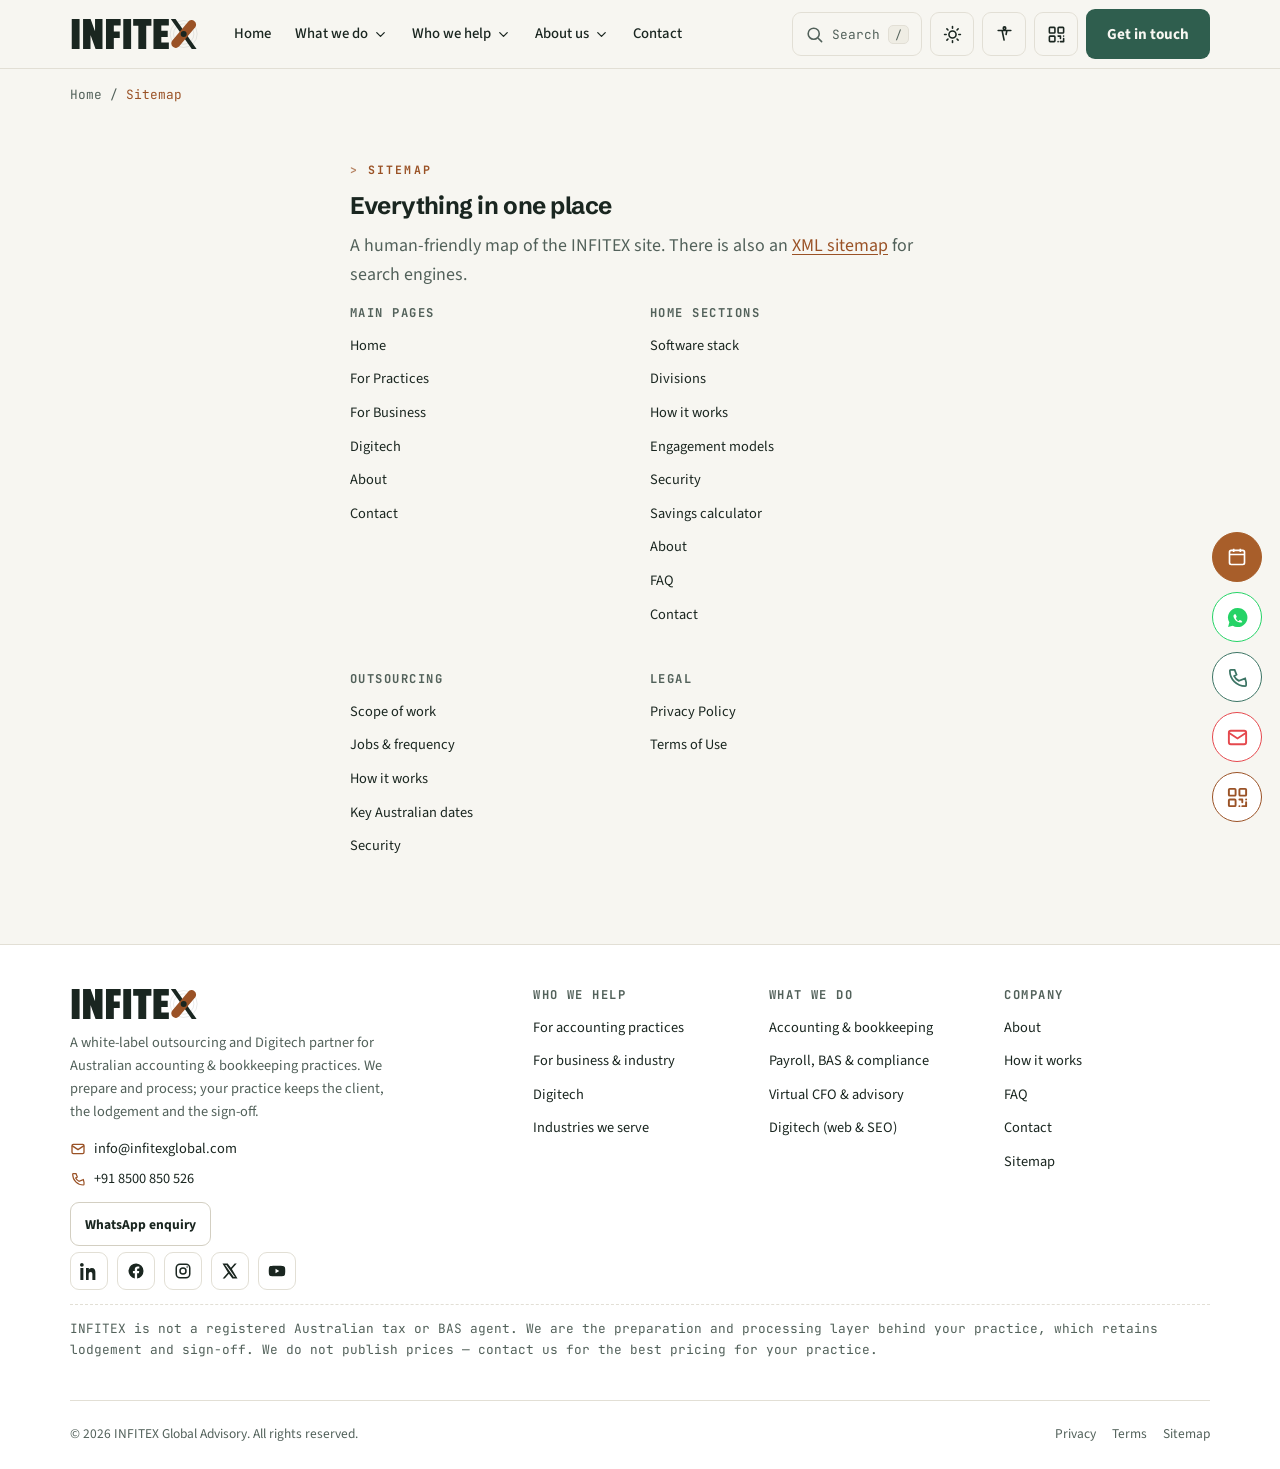
<file: sitemap.html>
<!doctype html><html lang="en-AU"><head><meta charset="utf-8"><meta name="viewport" content="width=device-width,initial-scale=1,viewport-fit=cover"><title>Sitemap — INFITEX Global Advisory</title><meta name="description" content="A human-readable sitemap of the INFITEX Global Advisory website."><meta name="author" content="INFITEX Global Advisory"><meta name="robots" content="index,follow,max-image-preview:large,max-snippet:-1,max-video-preview:-1"><link rel="canonical" href="https://infitexglobal.com/sitemap.html"><!-- SEO/GEO verification scaffold — replace PLACEHOLDER tokens after deploy --><meta name="google-site-verification" content="GOOGLE_SITE_VERIFICATION"><!-- <meta name="msvalidate.01" content="BING_SITE_VERIFICATION"> --><!-- <meta name="yandex-verification" content="YANDEX_SITE_VERIFICATION"> --><!-- <meta name="p:domain_verify" content="PINTEREST_SITE_VERIFICATION"> --><meta property="og:type" content="website"><meta property="og:site_name" content="INFITEX Global Advisory"><meta property="og:title" content="Sitemap — INFITEX Global Advisory"><meta property="og:description" content="A human-readable sitemap of the INFITEX Global Advisory website."><meta property="og:url" content="https://infitexglobal.com/sitemap.html"><meta property="og:image" content="https://infitexglobal.com/og-image.png"><meta property="og:image:width" content="1200"><meta property="og:image:height" content="630"><meta property="og:image:alt" content="INFITEX Global Advisory — white-label accounting outsourcing for Australian practices"><meta property="og:locale" content="en_AU"><meta name="twitter:card" content="summary_large_image"><meta name="twitter:title" content="Sitemap — INFITEX Global Advisory"><meta name="twitter:description" content="A human-readable sitemap of the INFITEX Global Advisory website."><meta name="twitter:image" content="https://infitexglobal.com/og-image.png"><meta name="twitter:image:alt" content="INFITEX Global Advisory"><meta name="theme-color" content="#F7F6F1" media="(prefers-color-scheme: light)"><meta name="theme-color" content="#14211C" media="(prefers-color-scheme: dark)"><link rel="icon" href="favicon.svg" type="image/svg+xml"><link rel="apple-touch-icon" href="favicon.svg"><link rel="sitemap" type="application/xml" title="Sitemap" href="sitemap.xml"><script>(function(){try{var d=document.documentElement;var t=localStorage.getItem('ix-theme')||'light';d.setAttribute('data-theme',t);if(localStorage.getItem('ix-contrast')==='high')d.setAttribute('data-contrast','high');if(localStorage.getItem('ix-grayscale')==='on')d.setAttribute('data-grayscale','on');var ts=localStorage.getItem('ix-textstep');var s=[-2,0,2,4,6];if(ts!==null)d.style.setProperty('--type-scale-step',(s[parseInt(ts,10)]||0)+'px');}catch(e){}})();</script><link rel="preconnect" href="https://fonts.googleapis.com"><link rel="preconnect" href="https://fonts.gstatic.com" crossorigin><link href="https://fonts.googleapis.com/css2?family=Schibsted+Grotesk:wght@500;600;700;800&family=Source+Sans+3:ital,wght@0,400;0,600;1,400&family=JetBrains+Mono:wght@400;500;700&display=swap" rel="stylesheet"><link rel="stylesheet" href="styles.css?v=2b7db34c"><script type="application/ld+json">{"@context":"https://schema.org","@graph":[{"@context":"https://schema.org","@type":"WebPage","@id":"https://infitexglobal.com/sitemap.html#webpage","url":"https://infitexglobal.com/sitemap.html","name":"Sitemap — INFITEX Global Advisory","description":"A human-readable sitemap of the INFITEX Global Advisory website.","inLanguage":"en-AU","isPartOf":{"@id":"https://infitexglobal.com/#website"},"about":{"@id":"https://infitexglobal.com/#organization"},"speakable":{"@type":"SpeakableSpecification","cssSelector":["h1",".answer-lede"]}},{"@context":"https://schema.org","@type":"ProfessionalService","@id":"https://infitexglobal.com/#organization","name":"INFITEX Global Advisory","alternateName":"INFITEX","slogan":"A finance team that works to your standards.","description":"INFITEX Global Advisory is an India-based, white-label accounting and bookkeeping outsourcing partner for Australian accounting practices and businesses, covering bookkeeping, payroll and STP, BAS and IAS, year-end financials, tax and SMSF, plus management reporting and Virtual CFO. The client practice always retains lodgement and sign-off. A Digitech division provides websites, business email and SEO.","url":"https://infitexglobal.com/","logo":"https://infitexglobal.com/logo.svg","image":"https://infitexglobal.com/og-image.png","email":"info@infitexglobal.com","telephone":"+91-8500-850-526","priceRange":"Contact for a tailored quote","currenciesAccepted":"AUD","areaServed":{"@type":"Country","name":"Australia"},"knowsLanguage":["en-AU","en"],"availableLanguage":["English"],"knowsAbout":["White-label accounting outsourcing","Bookkeeping","Bank reconciliations","Accounts payable and receivable","Payroll","Single Touch Payroll (STP)","BAS preparation","IAS preparation","Year-end financial statements","Company and trust tax returns","SMSF accounting","BGL","Class","Xero","XPM","MYOB","QuickBooks","Reckon","Karbon","Dext","Hubdoc","FYI Docs","Management reporting","Budgeting and forecasting","Cash-flow forecasting","Virtual CFO","Australian tax compliance"],"serviceType":["Accounting outsourcing","Bookkeeping outsourcing","Payroll outsourcing","BAS and IAS preparation","Virtual CFO","Management reporting","Web design and SEO (Digitech)"],"contactPoint":{"@type":"ContactPoint","contactType":"sales","email":"info@infitexglobal.com","telephone":"+91-8500-850-526","areaServed":"AU","availableLanguage":["en-AU","en"]},"address":{"@type":"PostalAddress","addressCountry":"IN"},"sameAs":["https://www.linkedin.com/company/infitexglobal","https://www.facebook.com/infitexglobal","https://www.instagram.com/infitexglobal","https://x.com/infitexglobal","https://www.youtube.com/@infitexglobal"]},{"@context":"https://schema.org","@type":"BreadcrumbList","itemListElement":[{"@type":"ListItem","position":1,"name":"Home","item":"https://infitexglobal.com/index.html"},{"@type":"ListItem","position":2,"name":"Sitemap","item":"https://infitexglobal.com/sitemap.html"}]}]}</script></head><body><a class="skip-link" href="#main">Skip to content</a><header class="site-header"><div class="shell header-inner"><a class="brand" href="index.html" aria-label="INFITEX Global Advisory — home"><svg class="brand-logo" viewBox="0 0 309.3 72.0" role="img" aria-label="INFITEX" focusable="false"><g class="brand-word" transform="translate(0 72.00) scale(0.10465 -0.10465)"><g transform="translate(0.0 0)"><path d="M40 0V688H220V0Z"/></g><g transform="translate(260.0 0)"><path d="M327 0 216 310H211V0H40V688H213L309 421H315V688H486V0Z"/></g><g transform="translate(786.0 0)"><path d="M40 0V688H377V540H220V402H356V254H220V0Z"/></g><g transform="translate(1183.0 0)"><path d="M40 0V688H220V0Z"/></g><g transform="translate(1443.0 0)"><path d="M126 0V535H7V688H426V535H307V0Z"/></g><g transform="translate(1876.0 0)"><path d="M40 0V688H393V540H220V421H367V274H220V148H393V0Z"/></g></g><g class="brand-x"><g class="bx-ring" fill="none"><circle cx="273.11" cy="36.00" r="24.48"/><circle cx="273.11" cy="36.00" r="32.40"/></g><path class="bx-ink" d="M 242.15 0.00 L 253.67 0.00 L 304.07 72.00 L 292.55 72.00 Z"/><rect class="bx-acc" x="262.31" y="-4.32" width="21.60" height="80.64" rx="10.80" transform="rotate(40 273.11 36.00)"/><circle class="bx-dot" cx="273.11" cy="36.00" r="7.20"/></g></svg></a><nav class="nav" aria-label="Primary"><a class="nav-link" href="index.html">Home</a><div class="nav-item has-mega"><button type="button" class="nav-link nav-trigger" aria-expanded="false" aria-haspopup="true" aria-controls="mega-what-we-do">What we do<svg class="caret" viewBox="0 0 24 24" aria-hidden="true" focusable="false"><path d="M6 9l6 6 6-6" fill="none" stroke="currentColor" stroke-width="2" stroke-linecap="round" stroke-linejoin="round"/></svg></button><div class="mega-panel" id="mega-what-we-do" role="region" aria-label="What we do"><div class="mega-grid"><div class="mega-col"><p class="mega-h">Accounting & bookkeeping</p><ul><li><a href="outsourcing.html#scope"><span class="mega-t">Bookkeeping & reconciliations</span><span class="mega-d">Books kept accurate, coded and reconciled.</span></a></li><li><a href="outsourcing.html#scope"><span class="mega-t">Accounts payable & receivable</span><span class="mega-d">Bills, invoices and debtor follow-up.</span></a></li><li><a href="outsourcing.html#scope"><span class="mega-t">Year-end financials</span><span class="mega-d">Financial statements to your standards.</span></a></li><li><a href="outsourcing.html#scope"><span class="mega-t">Workpapers</span><span class="mega-d">Clean, traceable workpapers behind every job.</span></a></li></ul></div><div class="mega-col"><p class="mega-h">Payroll, BAS & compliance</p><ul><li><a href="outsourcing.html#scope"><span class="mega-t">Payroll & STP</span><span class="mega-d">Pay runs and Single Touch Payroll, ready to lodge.</span></a></li><li><a href="outsourcing.html#scope"><span class="mega-t">BAS / IAS preparation</span><span class="mega-d">Activity statements drafted for your sign-off.</span></a></li><li><a href="outsourcing.html#scope"><span class="mega-t">Company & trust tax returns</span><span class="mega-d">Returns prepared; your agent signs and lodges.</span></a></li><li><a href="outsourcing.html#scope"><span class="mega-t">SMSF accounts (BGL/Class)</span><span class="mega-d">Self-managed super fund accounts & workpapers.</span></a></li></ul></div><div class="mega-col"><p class="mega-h">Advisory & Virtual CFO</p><ul><li><a href="industry.html#vcfo"><span class="mega-t">Virtual CFO</span><span class="mega-d">Senior finance leadership, fractionally.</span></a></li><li><a href="industry.html#what"><span class="mega-t">Management accounts & reporting</span><span class="mega-d">Monthly, decision-ready reporting.</span></a></li><li><a href="industry.html#what"><span class="mega-t">Budgeting & forecasting</span><span class="mega-d">Budgets, rolling forecasts and scenarios.</span></a></li><li><a href="industry.html#vcfo"><span class="mega-t">Cash-flow management</span><span class="mega-d">13-week cash-flow and working-capital visibility.</span></a></li></ul></div><div class="mega-col"><p class="mega-h">Digitech</p><ul><li><a href="digitech.html#services"><span class="mega-t">Web design & build</span><span class="mega-d">Fast, accessible, mobile-first websites.</span></a></li><li><a href="digitech.html#services"><span class="mega-t">Domains, hosting & email</span><span class="mega-d">Set up and managed for you.</span></a></li><li><a href="digitech.html#services"><span class="mega-t">SEO & Google Business Profile</span><span class="mega-d">Be found by local clients.</span></a></li><li><a href="digitech.html#services"><span class="mega-t">Care & maintenance</span><span class="mega-d">Updates, backups and ongoing changes.</span></a></li></ul></div></div></div></div><div class="nav-item has-mega"><button type="button" class="nav-link nav-trigger" aria-expanded="false" aria-haspopup="true" aria-controls="mega-who-we-help">Who we help<svg class="caret" viewBox="0 0 24 24" aria-hidden="true" focusable="false"><path d="M6 9l6 6 6-6" fill="none" stroke="currentColor" stroke-width="2" stroke-linecap="round" stroke-linejoin="round"/></svg></button><div class="mega-panel" id="mega-who-we-help" role="region" aria-label="Who we help"><div class="mega-grid"><div class="mega-col"><p class="mega-h">By audience</p><ul><li><a href="outsourcing.html"><span class="mega-t">For accounting practices</span><span class="mega-d">White-label back office for your firm.</span></a></li><li><a href="industry.html"><span class="mega-t">For business & industry</span><span class="mega-d">A dedicated outsourced finance team.</span></a></li><li><a href="digitech.html"><span class="mega-t">Digitech</span><span class="mega-d">Web, email & SEO for client-facing growth.</span></a></li></ul></div><div class="mega-col"><p class="mega-h">Industries we serve</p><ul><li><a href="industry.html#industries"><span class="mega-t">Construction & trades</span><span class="mega-d">Job costing, payroll and BAS.</span></a></li><li><a href="industry.html#industries"><span class="mega-t">Retail & e-commerce</span><span class="mega-d">High-volume reconciliations and reporting.</span></a></li><li><a href="industry.html#industries"><span class="mega-t">Professional services</span><span class="mega-d">Clean books and management accounts.</span></a></li><li><a href="industry.html#industries"><span class="mega-t">Healthcare & allied health</span><span class="mega-d">Compliant bookkeeping and payroll.</span></a></li></ul></div></div></div></div><div class="nav-item has-mega"><button type="button" class="nav-link nav-trigger" aria-expanded="false" aria-haspopup="true" aria-controls="mega-about-us">About us<svg class="caret" viewBox="0 0 24 24" aria-hidden="true" focusable="false"><path d="M6 9l6 6 6-6" fill="none" stroke="currentColor" stroke-width="2" stroke-linecap="round" stroke-linejoin="round"/></svg></button><div class="mega-panel" id="mega-about-us" role="region" aria-label="About us"><div class="mega-grid"><div class="mega-col"><p class="mega-h">Company</p><ul><li><a href="about.html"><span class="mega-t">About INFITEX</span><span class="mega-d">A dependable extension of your team, native to your stack.</span></a></li><li><a href="about.html#vmb"><span class="mega-t">Vision, mission & values</span><span class="mega-d">What we stand for and how we work.</span></a></li></ul></div><div class="mega-col"><p class="mega-h">Proof & answers</p><ul><li><a href="index.html#testimonials"><span class="mega-t">Our stories</span><span class="mega-d">What practices and businesses say about us.</span></a></li><li><a href="index.html#faq"><span class="mega-t">FAQ</span><span class="mega-d">Honest answers on the compliance line, security and how we work.</span></a></li></ul></div></div></div></div><a class="nav-link" href="contact.html">Contact</a></nav><div class="header-tools"><button class="icon-btn search-btn" data-open-search aria-label="Search the site"><svg viewBox="0 0 24 24" fill="none" stroke="currentColor" stroke-width="2" stroke-linecap="round"><circle cx="11" cy="11" r="7"/><path d="M21 21l-4-4"/></svg><span>Search</span><kbd>/</kbd></button><button class="icon-btn" data-theme-toggle aria-label="Toggle light or dark theme" aria-pressed="false"><svg viewBox="0 0 24 24" fill="none" stroke="currentColor" stroke-width="2" stroke-linecap="round"><circle cx="12" cy="12" r="4.5"/><path d="M12 2v2M12 20v2M2 12h2M20 12h2M4.9 4.9l1.4 1.4M17.7 17.7l1.4 1.4M19.1 4.9l-1.4 1.4M6.3 17.7l-1.4 1.4"/></svg></button><button class="icon-btn" data-open-a11y aria-label="Open accessibility settings"><svg viewBox="0 0 24 24" fill="none" stroke="currentColor" stroke-width="2" stroke-linecap="round"><circle cx="12" cy="4" r="1.6"/><path d="M4 7h16M9 7l1 5 1.5 7M15 7l-1 5"/></svg></button><button class="icon-btn qr-header-btn" data-open-qr aria-label="Show QR code to save our contact" title="Save our contact (QR)"><svg viewBox="0 0 24 24" fill="none" stroke="currentColor" stroke-width="2" stroke-linecap="round" stroke-linejoin="round"><rect x="3" y="3" width="7" height="7" rx="1"/><rect x="14" y="3" width="7" height="7" rx="1"/><rect x="3" y="14" width="7" height="7" rx="1"/><path d="M14 14h3v3M21 14v.01M14 21h.01M17 21h4v-4M21 17v.01"/></svg></button><a class="btn btn-primary header-cta" href="contact.html">Get in touch</a><button class="icon-btn hamburger" data-open-nav aria-label="Open menu" aria-expanded="false"><svg viewBox="0 0 24 24" fill="none" stroke="currentColor" stroke-width="2" stroke-linecap="round"><path d="M3 6h18M3 12h18M3 18h18"/></svg></button></div></div></header><div class="mobile-nav" id="mobileNav" aria-hidden="true"><div class="mobile-nav-top"><a class="brand" href="index.html" aria-label="INFITEX home"><svg class="brand-logo" viewBox="0 0 309.3 72.0" role="img" aria-label="INFITEX" focusable="false"><g class="brand-word" transform="translate(0 72.00) scale(0.10465 -0.10465)"><g transform="translate(0.0 0)"><path d="M40 0V688H220V0Z"/></g><g transform="translate(260.0 0)"><path d="M327 0 216 310H211V0H40V688H213L309 421H315V688H486V0Z"/></g><g transform="translate(786.0 0)"><path d="M40 0V688H377V540H220V402H356V254H220V0Z"/></g><g transform="translate(1183.0 0)"><path d="M40 0V688H220V0Z"/></g><g transform="translate(1443.0 0)"><path d="M126 0V535H7V688H426V535H307V0Z"/></g><g transform="translate(1876.0 0)"><path d="M40 0V688H393V540H220V421H367V274H220V148H393V0Z"/></g></g><g class="brand-x"><g class="bx-ring" fill="none"><circle cx="273.11" cy="36.00" r="24.48"/><circle cx="273.11" cy="36.00" r="32.40"/></g><path class="bx-ink" d="M 242.15 0.00 L 253.67 0.00 L 304.07 72.00 L 292.55 72.00 Z"/><rect class="bx-acc" x="262.31" y="-4.32" width="21.60" height="80.64" rx="10.80" transform="rotate(40 273.11 36.00)"/><circle class="bx-dot" cx="273.11" cy="36.00" r="7.20"/></g></svg></a><button class="icon-btn" data-close-nav aria-label="Close menu"><svg viewBox="0 0 24 24" fill="none" stroke="currentColor" stroke-width="2" stroke-linecap="round"><path d="M6 6l12 12M18 6L6 18"/></svg></button></div><nav aria-label="Mobile"><a class="m-link" href="index.html">Home</a><div class="m-acc"><button type="button" class="m-acc-btn" aria-expanded="false" aria-controls="macc-what-we-do">What we do<svg class="caret" viewBox="0 0 24 24" aria-hidden="true" focusable="false"><path d="M6 9l6 6 6-6" fill="none" stroke="currentColor" stroke-width="2" stroke-linecap="round" stroke-linejoin="round"/></svg></button><div class="m-acc-panel" id="macc-what-we-do"><p class="m-group">Accounting & bookkeeping</p><a class="m-sublink" href="outsourcing.html#scope">Bookkeeping & reconciliations</a><a class="m-sublink" href="outsourcing.html#scope">Accounts payable & receivable</a><a class="m-sublink" href="outsourcing.html#scope">Year-end financials</a><a class="m-sublink" href="outsourcing.html#scope">Workpapers</a><p class="m-group">Payroll, BAS & compliance</p><a class="m-sublink" href="outsourcing.html#scope">Payroll & STP</a><a class="m-sublink" href="outsourcing.html#scope">BAS / IAS preparation</a><a class="m-sublink" href="outsourcing.html#scope">Company & trust tax returns</a><a class="m-sublink" href="outsourcing.html#scope">SMSF accounts (BGL/Class)</a><p class="m-group">Advisory & Virtual CFO</p><a class="m-sublink" href="industry.html#vcfo">Virtual CFO</a><a class="m-sublink" href="industry.html#what">Management accounts & reporting</a><a class="m-sublink" href="industry.html#what">Budgeting & forecasting</a><a class="m-sublink" href="industry.html#vcfo">Cash-flow management</a><p class="m-group">Digitech</p><a class="m-sublink" href="digitech.html#services">Web design & build</a><a class="m-sublink" href="digitech.html#services">Domains, hosting & email</a><a class="m-sublink" href="digitech.html#services">SEO & Google Business Profile</a><a class="m-sublink" href="digitech.html#services">Care & maintenance</a></div></div><div class="m-acc"><button type="button" class="m-acc-btn" aria-expanded="false" aria-controls="macc-who-we-help">Who we help<svg class="caret" viewBox="0 0 24 24" aria-hidden="true" focusable="false"><path d="M6 9l6 6 6-6" fill="none" stroke="currentColor" stroke-width="2" stroke-linecap="round" stroke-linejoin="round"/></svg></button><div class="m-acc-panel" id="macc-who-we-help"><p class="m-group">By audience</p><a class="m-sublink" href="outsourcing.html">For accounting practices</a><a class="m-sublink" href="industry.html">For business & industry</a><a class="m-sublink" href="digitech.html">Digitech</a><p class="m-group">Industries we serve</p><a class="m-sublink" href="industry.html#industries">Construction & trades</a><a class="m-sublink" href="industry.html#industries">Retail & e-commerce</a><a class="m-sublink" href="industry.html#industries">Professional services</a><a class="m-sublink" href="industry.html#industries">Healthcare & allied health</a></div></div><div class="m-acc"><button type="button" class="m-acc-btn" aria-expanded="false" aria-controls="macc-about-us">About us<svg class="caret" viewBox="0 0 24 24" aria-hidden="true" focusable="false"><path d="M6 9l6 6 6-6" fill="none" stroke="currentColor" stroke-width="2" stroke-linecap="round" stroke-linejoin="round"/></svg></button><div class="m-acc-panel" id="macc-about-us"><p class="m-group">Company</p><a class="m-sublink" href="about.html">About INFITEX</a><a class="m-sublink" href="about.html#vmb">Vision, mission & values</a><p class="m-group">Proof & answers</p><a class="m-sublink" href="index.html#testimonials">Our stories</a><a class="m-sublink" href="index.html#faq">FAQ</a></div></div><a class="m-link" href="contact.html">Contact</a></nav><div style="margin-top:24px;display:flex;gap:10px;flex-wrap:wrap"><button class="btn btn-ghost" data-open-wa>WhatsApp us</button><a class="btn btn-primary" href="contact.html">Get in touch</a></div></div><main id="main"><div class="shell"><nav class="crumbs" aria-label="Breadcrumb"><a href="index.html">Home</a> / <span>Sitemap</span></nav></div><section class="section"><div class="shell" style="max-width:80ch"><span class="eyebrow">Sitemap</span><h1>Everything in one place</h1><p class="lead">A human-friendly map of the INFITEX site. There is also an <a href="sitemap.xml">XML sitemap</a> for search engines.</p><div class="grid grid-2" style="align-items:start"><div class="footer-col" style="margin-bottom:26px"><h4>Main pages</h4><ul><li><a href="index.html">Home</a></li><li><a href="outsourcing.html">For Practices</a></li><li><a href="industry.html">For Business</a></li><li><a href="digitech.html">Digitech</a></li><li><a href="about.html">About</a></li><li><a href="contact.html">Contact</a></li></ul></div><div class="footer-col" style="margin-bottom:26px"><h4>Home sections</h4><ul><li><a href="index.html#stack">Software stack</a></li><li><a href="index.html#divisions">Divisions</a></li><li><a href="outsourcing.html#how">How it works</a></li><li><a href="index.html#engagement">Engagement models</a></li><li><a href="index.html#security">Security</a></li><li><a href="index.html#calculator">Savings calculator</a></li><li><a href="about.html">About</a></li><li><a href="index.html#faq">FAQ</a></li><li><a href="contact.html">Contact</a></li></ul></div><div class="footer-col" style="margin-bottom:26px"><h4>Outsourcing</h4><ul><li><a href="outsourcing.html#scope">Scope of work</a></li><li><a href="outsourcing.html#cycle">Jobs & frequency</a></li><li><a href="outsourcing.html#how">How it works</a></li><li><a href="outsourcing.html#dates">Key Australian dates</a></li><li><a href="outsourcing.html#security">Security</a></li></ul></div><div class="footer-col" style="margin-bottom:26px"><h4>Legal</h4><ul><li><a href="privacy.html">Privacy Policy</a></li><li><a href="terms.html">Terms of Use</a></li></ul></div></div></div></section></main><dialog id="a11yDialog" aria-label="Accessibility settings"><div class="dialog-card"><div class="dialog-head"><h2>Accessibility</h2><button class="icon-btn" data-close aria-label="Close"><svg viewBox="0 0 24 24" fill="none" stroke="currentColor" stroke-width="2" stroke-linecap="round"><path d="M6 6l12 12M18 6L6 18"/></svg></button></div><div class="dialog-body"><div class="form-row"><label class="lbl">Text size</label><div style="display:flex;gap:8px"><button class="btn btn-ghost" data-text="dec" aria-label="Decrease text size">A–</button><button class="btn btn-ghost" data-text="reset" aria-label="Reset text size">Reset</button><button class="btn btn-ghost" data-text="inc" aria-label="Increase text size">A+</button></div></div><div class="form-row"><label class="lbl">Theme</label><button class="btn btn-ghost" data-theme-toggle aria-pressed="false"><span data-theme-label>Light</span> mode</button></div><div class="form-row"><label class="lbl">High contrast</label><button class="btn btn-ghost" data-contrast-toggle aria-pressed="false">Toggle high contrast</button></div><div class="form-row"><label class="lbl">Grayscale</label><button class="btn btn-ghost" data-gray-toggle aria-pressed="false">Toggle grayscale</button></div><p class="form-note">Your preferences are saved on this device.</p></div></div></dialog><dialog id="waDialog" aria-label="WhatsApp enquiry"><div class="dialog-card"><form id="waForm" novalidate><div class="dialog-head"><h2>WhatsApp enquiry</h2><button type="button" class="icon-btn" data-close aria-label="Close"><svg viewBox="0 0 24 24" fill="none" stroke="currentColor" stroke-width="2" stroke-linecap="round"><path d="M6 6l12 12M18 6L6 18"/></svg></button></div><div class="dialog-body"><p class="form-note" style="margin-bottom:16px">We'll draft a tidy message and open WhatsApp for you to send.</p><div class="form-row"><label class="lbl" for="wa-name">Name <span class="req">*</span></label><input class="input" id="wa-name" name="name" type="text" autocomplete="name" required><span class="field-err">Please enter your name (letters, at least 2 characters).</span></div><div class="form-row"><label class="lbl" for="wa-email">Work email <span class="req">*</span></label><input class="input" id="wa-email" name="email" type="email" autocomplete="email" inputmode="email" required><span class="field-err">Please enter a valid email address.</span></div><div class="form-row"><label class="lbl" for="wa-mobile">Mobile <span class="req">*</span></label><div class="tel-wrap"><div class="cc-combo" data-cc><input class="cc-input" type="text" inputmode="tel" aria-label="Country dialing code" value="+61" autocomplete="off"><div class="cc-list" role="listbox" aria-label="Country dialing codes"></div></div><input class="input tel-num" id="wa-mobile" name="mobile_local" type="tel" inputmode="numeric" maxlength="10" placeholder="4XX XXX XXX" aria-label="Mobile number (10 digits)"></div><span class="field-err">Enter a 10-digit mobile number (digits only).</span></div><div class="form-row"><label class="lbl" for="wa-company">Business name <span class="req">*</span></label><input class="input" id="wa-company" name="company" type="text" autocomplete="organization" required><span class="field-err">Please enter your business name.</span></div><div class="form-row"><label class="lbl" for="wa-interest">Enquiring about</label><select class="input" id="wa-interest" name="interest"><option value="">Choose a topic…</option><option>Accounting outsourcing</option><option>Bookkeeping &amp; reconciliations</option><option>Payroll &amp; STP</option><option>BAS / IAS preparation</option><option>Year-end financials &amp; tax</option><option>SMSF accounts</option><option>A low-risk pilot</option><option>Digitech (website / SEO)</option><option>Something else</option></select></div><div class="form-row"><label class="lbl" for="wa-message">Message</label><textarea class="input" id="wa-message" name="message" placeholder="A line or two about your practice and what you need help with."></textarea><span class="field-err">Please add a short message (at least 10 characters).</span></div><input type="text" class="hp" name="botcheck" tabindex="-1" autocomplete="off" aria-hidden="true"><p class="form-status" id="waStatus" role="status"></p></div><div class="dialog-foot"><button type="button" class="btn btn-ghost" data-close>Cancel</button><button type="submit" class="btn btn-primary">Draft &amp; open WhatsApp</button></div></form></div></dialog><dialog id="mailDialog" aria-label="Email enquiry"><div class="dialog-card"><form id="mailForm" novalidate><div class="dialog-head"><h2>Email enquiry</h2><button type="button" class="icon-btn" data-close aria-label="Close"><svg viewBox="0 0 24 24" fill="none" stroke="currentColor" stroke-width="2" stroke-linecap="round"><path d="M6 6l12 12M18 6L6 18"/></svg></button></div><div class="dialog-body"><p class="form-note" style="margin-bottom:16px">We'll draft a tidy email and open your mail app for you to send.</p><div class="form-row"><label class="lbl" for="mail-name">Name <span class="req">*</span></label><input class="input" id="mail-name" name="name" type="text" autocomplete="name" required><span class="field-err">Please enter your name (letters, at least 2 characters).</span></div><div class="form-row"><label class="lbl" for="mail-email">Work email <span class="req">*</span></label><input class="input" id="mail-email" name="email" type="email" autocomplete="email" inputmode="email" required><span class="field-err">Please enter a valid email address.</span></div><div class="form-row"><label class="lbl" for="mail-mobile">Mobile <span class="req">*</span></label><div class="tel-wrap"><div class="cc-combo" data-cc><input class="cc-input" type="text" inputmode="tel" aria-label="Country dialing code" value="+61" autocomplete="off"><div class="cc-list" role="listbox" aria-label="Country dialing codes"></div></div><input class="input tel-num" id="mail-mobile" name="mobile_local" type="tel" inputmode="numeric" maxlength="10" placeholder="4XX XXX XXX" aria-label="Mobile number (10 digits)"></div><span class="field-err">Enter a 10-digit mobile number (digits only).</span></div><div class="form-row"><label class="lbl" for="mail-company">Business name <span class="req">*</span></label><input class="input" id="mail-company" name="company" type="text" autocomplete="organization" required><span class="field-err">Please enter your business name.</span></div><div class="form-row"><label class="lbl" for="mail-interest">Enquiring about</label><select class="input" id="mail-interest" name="interest"><option value="">Choose a topic…</option><option>Accounting outsourcing</option><option>Bookkeeping &amp; reconciliations</option><option>Payroll &amp; STP</option><option>BAS / IAS preparation</option><option>Year-end financials &amp; tax</option><option>SMSF accounts</option><option>A low-risk pilot</option><option>Digitech (website / SEO)</option><option>Something else</option></select></div><div class="form-row"><label class="lbl" for="mail-message">Message</label><textarea class="input" id="mail-message" name="message" placeholder="A line or two about your practice and what you need help with."></textarea><span class="field-err">Please add a short message (at least 10 characters).</span></div><input type="text" class="hp" name="botcheck" tabindex="-1" autocomplete="off" aria-hidden="true"><p class="form-status" id="mailStatus" role="status"></p></div><div class="dialog-foot"><button type="button" class="btn btn-ghost" data-close>Cancel</button><button type="submit" class="btn btn-primary">Draft &amp; open email</button></div></form></div></dialog><dialog id="qrDialog" aria-label="Save our contact"><div class="dialog-card qr-dialog-card"><div class="dialog-head"><h2>Save our contact</h2><button type="button" class="icon-btn" data-close aria-label="Close"><svg viewBox="0 0 24 24" fill="none" stroke="currentColor" stroke-width="2" stroke-linecap="round"><path d="M6 6l12 12M18 6L6 18"/></svg></button></div><div class="dialog-body" style="text-align:center"><p class="form-note" style="margin-bottom:16px">Scan with your phone camera — iPhone or Android — to save INFITEX Global Advisory to your contacts.</p><div class="qr-dialog-img"><img src="infitex-contact-qr.svg" alt="QR code to save INFITEX Global Advisory contact details" width="220" height="220"></div><p class="form-note" style="margin-top:14px">Or reach us directly:<br><a href="mailto:info@infitexglobal.com">info@infitexglobal.com</a> · <a href="tel:+918500850526">+91 8500 850 526</a></p></div></div></dialog><div class="search-overlay" id="searchOverlay" aria-hidden="true" role="dialog" aria-label="Search"><div class="search-panel"><div class="search-input-row"><svg viewBox="0 0 24 24" fill="none" stroke="currentColor" stroke-width="2" stroke-linecap="round"><circle cx="11" cy="11" r="7"/><path d="M21 21l-4-4"/></svg><input id="searchInput" type="text" placeholder="Search pages, services, FAQs…" aria-label="Search" autocomplete="off"></div><div class="search-results" id="searchResults"></div><div class="search-foot"><span>Up / Down to navigate</span><span>Enter to open</span><span>Esc to close</span></div></div></div><div class="fab"><a class="fab-cta" data-booking href="contact.html" data-fab-label="Book a 15-min call" role="button" aria-label="Book a 15-min call"><svg viewBox="0 0 24 24" fill="none" stroke="currentColor" stroke-width="2"><rect x="3" y="4" width="18" height="17" rx="2"/><path d="M3 9h18M8 2v4M16 2v4"/></svg></a><a class="wa" href="#" data-open-wa data-fab-label="WhatsApp us" role="button" aria-label="WhatsApp us"><svg viewBox="0 0 24 24" fill="currentColor"><path d="M12 2a9.9 9.9 0 0 0-8.5 15l-1.3 4.8 4.9-1.3A10 10 0 1 0 12 2Zm5.6 14.1c-.2.6-1.2 1.2-1.7 1.2s-1 .2-3.3-.7-3.7-3.2-3.8-3.4-1-1.3-1-2.4.6-1.7.8-1.9.4-.3.6-.3h.5c.2 0 .4 0 .6.5l.8 1.9c.1.2.1.4 0 .5l-.3.5-.4.4c-.1.1-.3.3-.1.5l.9 1.4c.6.9 1.4 1.2 1.6 1.3s.4.1.5 0l.7-.8c.2-.2.3-.2.5-.1l1.7.8c.2.1.4.2.4.3.1.2.1.7-.1 1.3Z"/></svg></a><a class="callfab" href="tel:+918500850526" data-fab-label="Call +91 8500 850 526" aria-label="Call +91 8500 850 526"><svg viewBox="0 0 24 24" fill="none" stroke="currentColor" stroke-width="1.8"><path d="M5 4h4l2 5-2.5 1.5a11 11 0 0 0 5 5L20 13l1 4v3a1 1 0 0 1-1 1A16 16 0 0 1 4 5a1 1 0 0 1 1-1Z"/></svg></a><button class="mailfab" data-open-mail data-fab-label="Email us" aria-label="Email us"><svg viewBox="0 0 24 24" fill="none" stroke="currentColor" stroke-width="2"><rect x="3" y="5" width="18" height="14" rx="2"/><path d="M3 7l9 6 9-6"/></svg></button><button class="qrfab" data-open-qr data-fab-label="Save our contact" aria-label="Show QR code to save our contact"><svg viewBox="0 0 24 24" fill="none" stroke="currentColor" stroke-width="2" stroke-linecap="round" stroke-linejoin="round"><rect x="3" y="3" width="7" height="7" rx="1"/><rect x="14" y="3" width="7" height="7" rx="1"/><rect x="3" y="14" width="7" height="7" rx="1"/><path d="M14 14h3v3M21 14v.01M14 21h.01M17 21h4v-4M21 17v.01"/></svg></button><button id="backTop" aria-label="Back to top"><svg viewBox="0 0 24 24" fill="none" stroke="currentColor" stroke-width="2" stroke-linecap="round"><path d="M12 19V5M5 12l7-7 7 7"/></svg></button></div><footer class="site-footer"><div class="shell"><div class="footer-top"><div class="footer-brand"><a class="brand" href="index.html" aria-label="INFITEX home"><svg class="brand-logo" viewBox="0 0 309.3 72.0" role="img" aria-label="INFITEX" focusable="false"><g class="brand-word" transform="translate(0 72.00) scale(0.10465 -0.10465)"><g transform="translate(0.0 0)"><path d="M40 0V688H220V0Z"/></g><g transform="translate(260.0 0)"><path d="M327 0 216 310H211V0H40V688H213L309 421H315V688H486V0Z"/></g><g transform="translate(786.0 0)"><path d="M40 0V688H377V540H220V402H356V254H220V0Z"/></g><g transform="translate(1183.0 0)"><path d="M40 0V688H220V0Z"/></g><g transform="translate(1443.0 0)"><path d="M126 0V535H7V688H426V535H307V0Z"/></g><g transform="translate(1876.0 0)"><path d="M40 0V688H393V540H220V421H367V274H220V148H393V0Z"/></g></g><g class="brand-x"><g class="bx-ring" fill="none"><circle cx="273.11" cy="36.00" r="24.48"/><circle cx="273.11" cy="36.00" r="32.40"/></g><path class="bx-ink" d="M 242.15 0.00 L 253.67 0.00 L 304.07 72.00 L 292.55 72.00 Z"/><rect class="bx-acc" x="262.31" y="-4.32" width="21.60" height="80.64" rx="10.80" transform="rotate(40 273.11 36.00)"/><circle class="bx-dot" cx="273.11" cy="36.00" r="7.20"/></g></svg></a><p class="footer-blurb">A white-label outsourcing and Digitech partner for Australian accounting &amp; bookkeeping practices. We prepare and process; your practice keeps the client, the lodgement and the sign-off.</p><ul class="footer-contact"><li><svg viewBox="0 0 24 24" fill="none" stroke="currentColor" stroke-width="2"><rect x="3" y="5" width="18" height="14" rx="2"/><path d="M3 7l9 6 9-6"/></svg><a href="mailto:info@infitexglobal.com">info@infitexglobal.com</a></li><li><svg viewBox="0 0 24 24" fill="none" stroke="currentColor" stroke-width="1.8"><path d="M5 4h4l2 5-2.5 1.5a11 11 0 0 0 5 5L20 13l1 4v3a1 1 0 0 1-1 1A16 16 0 0 1 4 5a1 1 0 0 1 1-1Z"/></svg><a href="tel:+918500850526">+91 8500 850 526</a></li></ul><button class="btn btn-ghost btn-sm" data-open-wa>WhatsApp enquiry</button><div class="socials"><a href="https://www.linkedin.com/company/infitexglobal" aria-label="INFITEX on LinkedIn" rel="me noopener" target="_blank"><svg viewBox="0 0 24 24" fill="currentColor"><path d="M4.98 3.5A2.5 2.5 0 1 1 0 3.5a2.5 2.5 0 0 1 4.98 0ZM.5 8h4V24h-4V8Zm7.5 0h3.8v2.2h.1c.5-1 1.8-2.2 3.8-2.2 4 0 4.8 2.6 4.8 6V24h-4v-6.9c0-1.7 0-3.8-2.3-3.8s-2.7 1.8-2.7 3.7V24H8V8Z"/></svg></a><a href="https://www.facebook.com/infitexglobal" aria-label="INFITEX on Facebook" rel="me noopener" target="_blank"><svg viewBox="0 0 24 24" fill="currentColor"><path d="M22 12a10 10 0 1 0-11.6 9.9v-7H7.9V12h2.5V9.8c0-2.5 1.5-3.9 3.8-3.9 1.1 0 2.2.2 2.2.2v2.5h-1.3c-1.2 0-1.6.8-1.6 1.6V12h2.8l-.4 2.9h-2.4v7A10 10 0 0 0 22 12Z"/></svg></a><a href="https://www.instagram.com/infitexglobal" aria-label="INFITEX on Instagram" rel="me noopener" target="_blank"><svg viewBox="0 0 24 24" fill="none" stroke="currentColor" stroke-width="2"><rect x="3" y="3" width="18" height="18" rx="5"/><circle cx="12" cy="12" r="4"/><circle cx="17.5" cy="6.5" r="1" fill="currentColor" stroke="none"/></svg></a><a href="https://x.com/infitexglobal" aria-label="INFITEX on X" rel="me noopener" target="_blank"><svg viewBox="0 0 24 24" fill="currentColor"><path d="M18.2 2H21l-6.5 7.4L22 22h-6.8l-4.7-6.2L5 22H2.2l7-8L2 2h6.9l4.3 5.7L18.2 2Zm-1.2 18h1.5L7.1 3.9H5.5L17 20Z"/></svg></a><a href="https://www.youtube.com/@infitexglobal" aria-label="INFITEX on YouTube" rel="me noopener" target="_blank"><svg viewBox="0 0 24 24" fill="currentColor"><path d="M23 12s0-3.2-.4-4.7a2.5 2.5 0 0 0-1.8-1.8C19.3 5 12 5 12 5s-7.3 0-8.8.4A2.5 2.5 0 0 0 1.4 7.2C1 8.8 1 12 1 12s0 3.2.4 4.7a2.5 2.5 0 0 0 1.8 1.8C4.7 19 12 19 12 19s7.3 0 8.8-.4a2.5 2.5 0 0 0 1.8-1.8C23 15.2 23 12 23 12ZM10 15V9l5 3-5 3Z"/></svg></a></div></div><div class="footer-cols"><div class="footer-col"><h4>Who we help</h4><ul><li><a href="outsourcing.html">For accounting practices</a></li><li><a href="industry.html">For business &amp; industry</a></li><li><a href="digitech.html">Digitech</a></li><li><a href="industry.html#industries">Industries we serve</a></li></ul></div><div class="footer-col"><h4>What we do</h4><ul><li><a href="outsourcing.html#scope">Accounting &amp; bookkeeping</a></li><li><a href="outsourcing.html#scope">Payroll, BAS &amp; compliance</a></li><li><a href="industry.html#vcfo">Virtual CFO &amp; advisory</a></li><li><a href="digitech.html#services">Digitech (web &amp; SEO)</a></li></ul></div><div class="footer-col"><h4>Company</h4><ul><li><a href="about.html">About</a></li><li><a href="outsourcing.html#how">How it works</a></li><li><a href="index.html#faq">FAQ</a></li><li><a href="contact.html">Contact</a></li><li><a href="sitemap.html">Sitemap</a></li></ul></div></div></div><p class="compliance-line">INFITEX is not a registered Australian tax or BAS agent. We are the preparation and processing layer behind your practice, which retains lodgement and sign-off. We do not publish prices — contact us for the best pricing for your practice.</p><div class="footer-bottom"><span>&copy; <span data-year>2026</span> INFITEX Global Advisory. All rights reserved.</span><span class="footer-legal"><a href="privacy.html">Privacy</a><a href="terms.html">Terms</a><a href="sitemap.html">Sitemap</a></span></div></div></footer><script>window.INFITEX_SEARCH=[
{type:"Pages",title:"Home",snippet:"White-label accounting outsourcing & Digitech for Australian practices.",url:"index.html"},
{type:"Pages",title:"For Accounting Practices",snippet:"White-label outsourcing across the full Australian compliance cycle.",url:"outsourcing.html"},
{type:"Pages",title:"For Business & Industry",snippet:"Outsourced accounting, finance and Virtual CFO for Australian companies.",url:"industry.html"},
{type:"Services",title:"Virtual CFO",snippet:"Management & board reporting, cash-flow forecasting, budgeting and KPI dashboards.",url:"industry.html#vcfo"},
{type:"Services",title:"Management accounts & reporting",snippet:"Monthly management accounts and decision-ready reporting.",url:"industry.html#what"},
{type:"Services",title:"Budgeting & forecasting",snippet:"Budgets, rolling forecasts and scenario planning.",url:"industry.html#what"},
{type:"Services",title:"Cash-flow management",snippet:"13-week cash-flow forecasts and working-capital visibility.",url:"industry.html#vcfo"},
{type:"Pages",title:"Digitech",snippet:"Websites, domains, hosting, business email, SEO and Google Business Profile.",url:"digitech.html"},
{type:"Pages",title:"Privacy",snippet:"How we handle data, aligned to the Privacy Act 1988 and the APPs.",url:"privacy.html"},
{type:"Pages",title:"Terms",snippet:"Terms of use for the INFITEX website and services.",url:"terms.html"},
{type:"Pages",title:"Contact",snippet:"Send an enquiry, WhatsApp, book a call or email us.",url:"contact.html"},
{type:"Pages",title:"Sitemap",snippet:"Every page and key section in one place.",url:"sitemap.html"},
{type:"Sections",title:"How it works",snippet:"A simple, low-risk way to slot into your practice.",url:"outsourcing.html#how"},
{type:"Sections",title:"Engagement models",snippet:"Dedicated staff, per-job or ad-hoc — flexible and pilot-friendly.",url:"index.html#engagement"},
{type:"Sections",title:"Security",snippet:"Role-based access, named individuals, ISO 27001 alignment on our roadmap.",url:"index.html#security"},
{type:"Sections",title:"Savings calculator",snippet:"Indicative annual saving range in AUD — not a quote.",url:"index.html#calculator"},
{type:"Sections",title:"Key Australian dates",snippet:"BAS, IAS, super and tax reference dates.",url:"outsourcing.html#dates"},
{type:"Pages",title:"About INFITEX",snippet:"Our vision, mission and values; how we work with Australian practices.",url:"about.html"},
{type:"Sections",title:"Start a pilot",snippet:"Begin with a low-risk pilot on a defined scope.",url:"index.html#pilot"},
{type:"Services",title:"Bookkeeping & reconciliations",snippet:"Day-to-day books kept accurate and current.",url:"outsourcing.html#cycle"},
{type:"Services",title:"Accounts payable & receivable",snippet:"Bills and invoices processed and matched.",url:"outsourcing.html#cycle"},
{type:"Services",title:"Payroll & STP",snippet:"Pay runs prepared and Single Touch Payroll ready.",url:"outsourcing.html#cycle"},
{type:"Services",title:"BAS / IAS preparation",snippet:"Activity statements drafted for your review and lodgement.",url:"outsourcing.html#cycle"},
{type:"Services",title:"Year-end financials",snippet:"Financial statements prepared to your standards.",url:"outsourcing.html#cycle"},
{type:"Services",title:"Company & trust tax returns",snippet:"Returns prepared; your practice signs off and lodges.",url:"outsourcing.html#cycle"},
{type:"Services",title:"SMSF accounts (BGL/Class)",snippet:"Self-managed super fund accounts and workpapers.",url:"outsourcing.html#cycle"},
{type:"Services",title:"Workpapers",snippet:"Clean, traceable workpapers behind every job.",url:"outsourcing.html#cycle"},
{type:"Services",title:"Web design & build",snippet:"Fast, accessible websites for your practice.",url:"digitech.html"},
{type:"Services",title:"Domains, hosting & business email",snippet:"Set up and managed for you.",url:"digitech.html"},
{type:"Services",title:"SEO & Google Business Profile",snippet:"Be found by local clients.",url:"digitech.html"},
{type:"FAQs",title:"Do you contact our clients?",snippet:"No — you keep the client relationship.",url:"index.html#faq"},
{type:"FAQs",title:"Are you a registered AU tax or BAS agent?",snippet:"No — your practice keeps lodgement and sign-off.",url:"index.html#faq"},
{type:"FAQs",title:"Who lodges and signs off?",snippet:"Your practice does; we prepare and process.",url:"index.html#faq"},
{type:"FAQs",title:"Which software do you work in?",snippet:"XPM, Xero, MYOB, QuickBooks, FYI, Dext, BGL/Class, Karbon.",url:"index.html#faq"},
{type:"FAQs",title:"How do you keep our data secure?",snippet:"Role-based access, named individuals, confidentiality.",url:"index.html#faq"},
{type:"FAQs",title:"Can we start with a trial?",snippet:"Yes — a low-risk pilot on a defined scope.",url:"index.html#faq"},
{type:"FAQs",title:"Do you publish pricing?",snippet:"No — contact us for the best pricing for your practice.",url:"index.html#faq"}
];</script><script src="app.js?v=0ac0ae9f" defer></script></body></html>
</file>
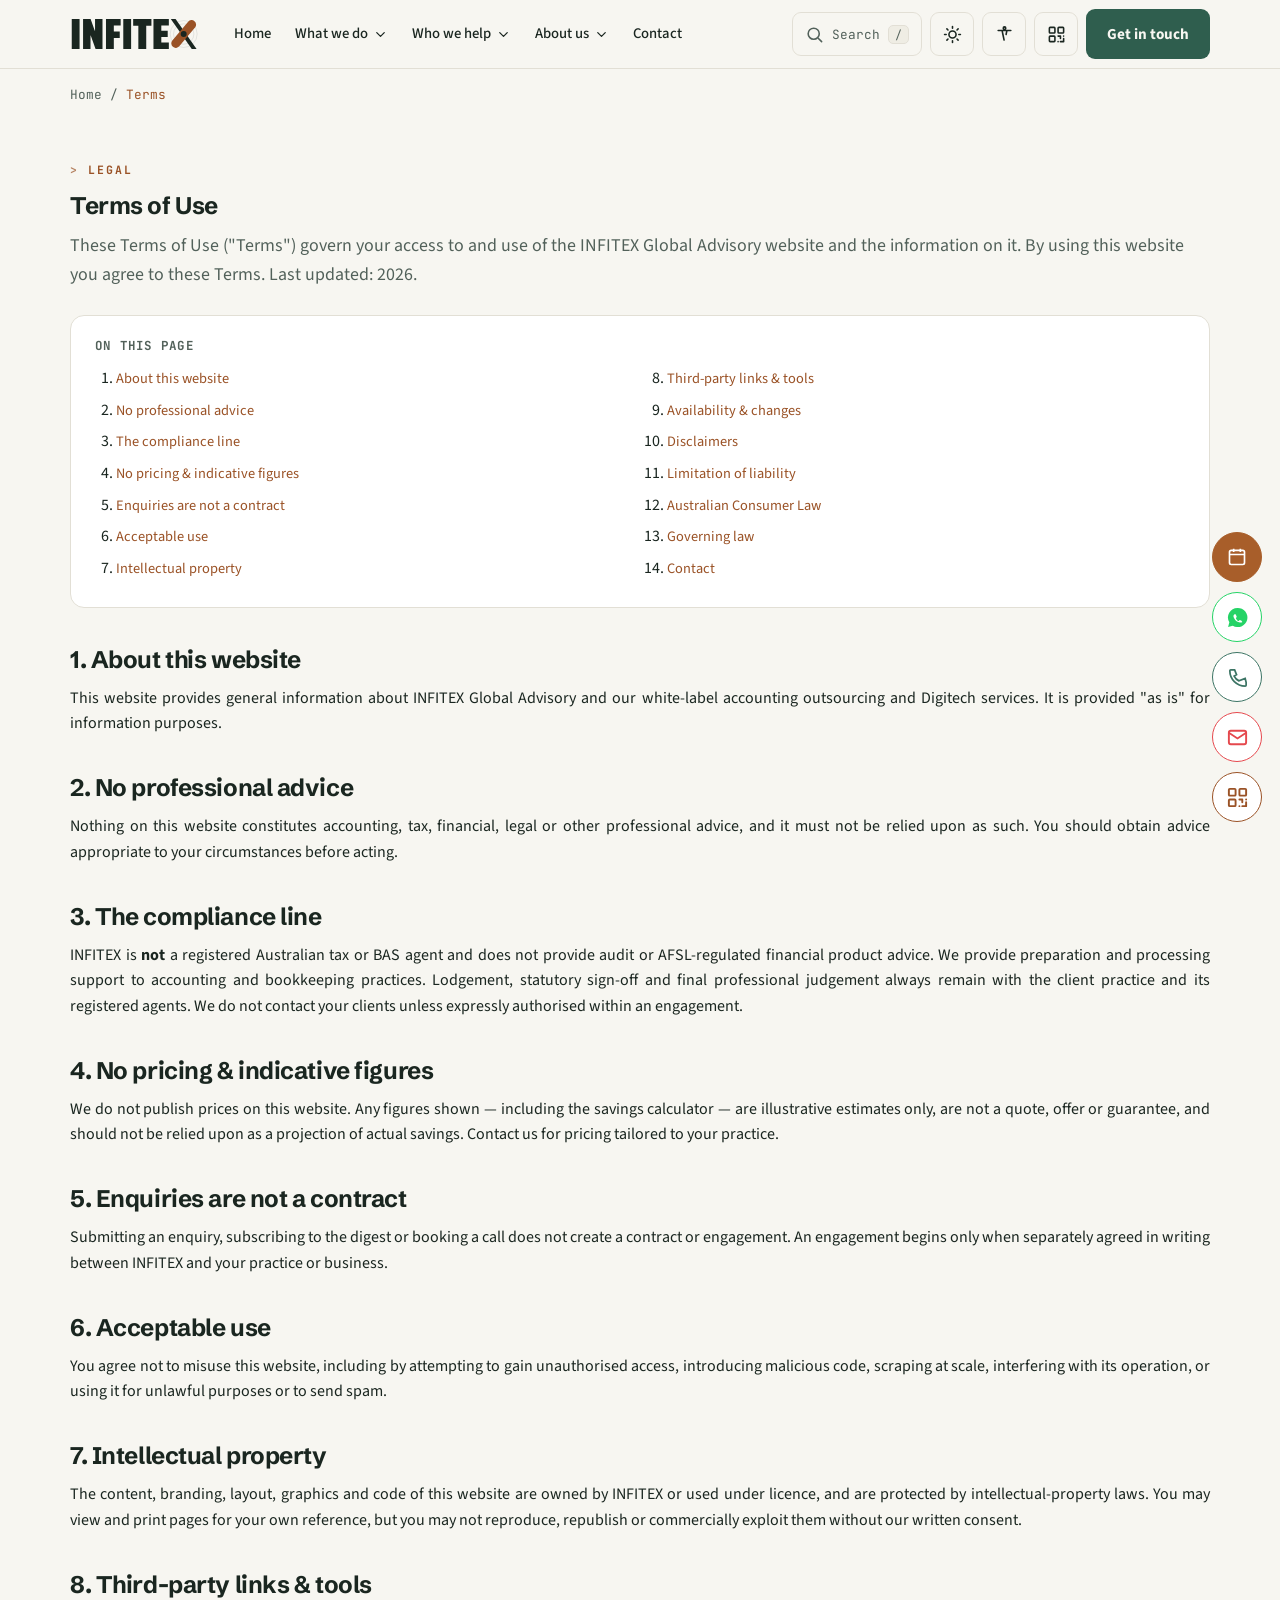
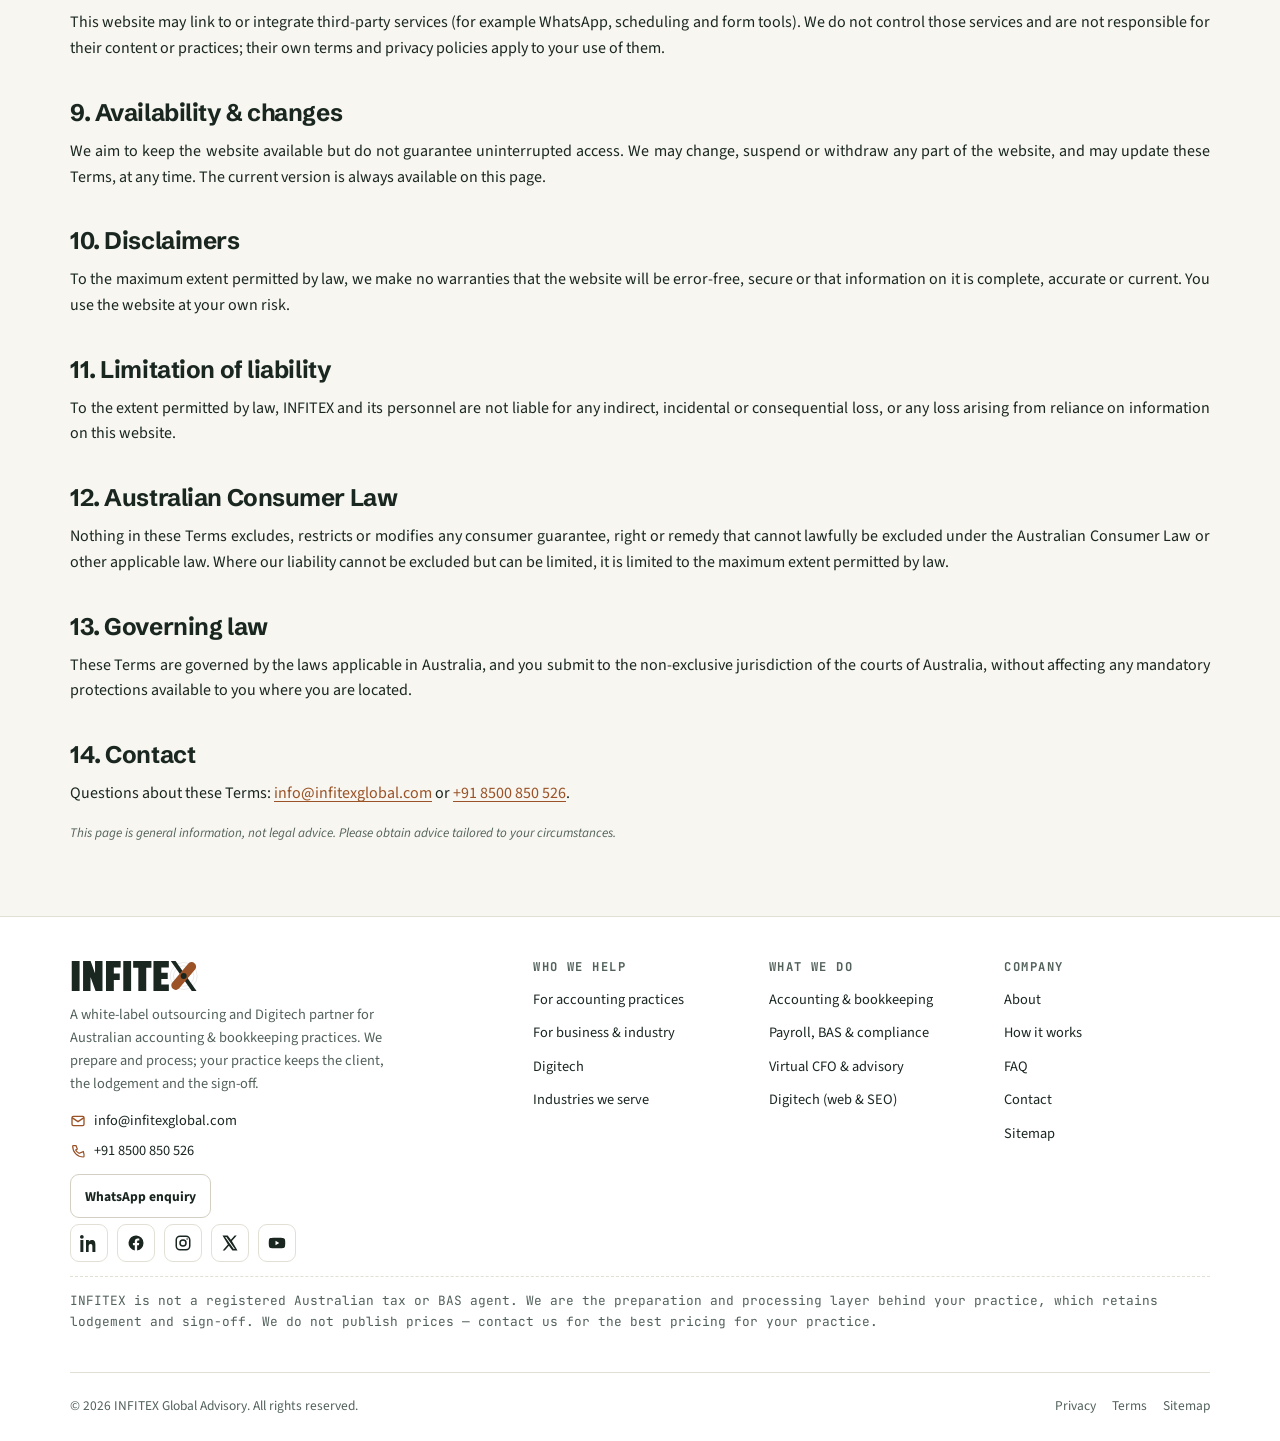
<file: terms.html>
<!doctype html><html lang="en-AU"><head><meta charset="utf-8"><meta name="viewport" content="width=device-width,initial-scale=1,viewport-fit=cover"><title>Terms of Use — INFITEX Global Advisory</title><meta name="description" content="Terms of use for the INFITEX Global Advisory website. INFITEX is not a registered Australian tax or BAS agent; your practice retains lodgement and sign-off."><meta name="author" content="INFITEX Global Advisory"><meta name="robots" content="index,follow,max-image-preview:large,max-snippet:-1,max-video-preview:-1"><link rel="canonical" href="https://infitexglobal.com/terms.html"><!-- SEO/GEO verification scaffold — replace PLACEHOLDER tokens after deploy --><meta name="google-site-verification" content="GOOGLE_SITE_VERIFICATION"><!-- <meta name="msvalidate.01" content="BING_SITE_VERIFICATION"> --><!-- <meta name="yandex-verification" content="YANDEX_SITE_VERIFICATION"> --><!-- <meta name="p:domain_verify" content="PINTEREST_SITE_VERIFICATION"> --><meta property="og:type" content="website"><meta property="og:site_name" content="INFITEX Global Advisory"><meta property="og:title" content="Terms of Use — INFITEX Global Advisory"><meta property="og:description" content="Terms of use for the INFITEX Global Advisory website. INFITEX is not a registered Australian tax or BAS agent; your practice retains lodgement and sign-off."><meta property="og:url" content="https://infitexglobal.com/terms.html"><meta property="og:image" content="https://infitexglobal.com/og-image.png"><meta property="og:image:width" content="1200"><meta property="og:image:height" content="630"><meta property="og:image:alt" content="INFITEX Global Advisory — white-label accounting outsourcing for Australian practices"><meta property="og:locale" content="en_AU"><meta name="twitter:card" content="summary_large_image"><meta name="twitter:title" content="Terms of Use — INFITEX Global Advisory"><meta name="twitter:description" content="Terms of use for the INFITEX Global Advisory website. INFITEX is not a registered Australian tax or BAS agent; your practice retains lodgement and sign-off."><meta name="twitter:image" content="https://infitexglobal.com/og-image.png"><meta name="twitter:image:alt" content="INFITEX Global Advisory"><meta name="theme-color" content="#F7F6F1" media="(prefers-color-scheme: light)"><meta name="theme-color" content="#14211C" media="(prefers-color-scheme: dark)"><link rel="icon" href="favicon.svg" type="image/svg+xml"><link rel="apple-touch-icon" href="favicon.svg"><link rel="sitemap" type="application/xml" title="Sitemap" href="sitemap.xml"><script>(function(){try{var d=document.documentElement;var t=localStorage.getItem('ix-theme')||'light';d.setAttribute('data-theme',t);if(localStorage.getItem('ix-contrast')==='high')d.setAttribute('data-contrast','high');if(localStorage.getItem('ix-grayscale')==='on')d.setAttribute('data-grayscale','on');var ts=localStorage.getItem('ix-textstep');var s=[-2,0,2,4,6];if(ts!==null)d.style.setProperty('--type-scale-step',(s[parseInt(ts,10)]||0)+'px');}catch(e){}})();</script><link rel="preconnect" href="https://fonts.googleapis.com"><link rel="preconnect" href="https://fonts.gstatic.com" crossorigin><link href="https://fonts.googleapis.com/css2?family=Schibsted+Grotesk:wght@500;600;700;800&family=Source+Sans+3:ital,wght@0,400;0,600;1,400&family=JetBrains+Mono:wght@400;500;700&display=swap" rel="stylesheet"><link rel="stylesheet" href="styles.css?v=2b7db34c"><script type="application/ld+json">{"@context":"https://schema.org","@graph":[{"@context":"https://schema.org","@type":"WebPage","@id":"https://infitexglobal.com/terms.html#webpage","url":"https://infitexglobal.com/terms.html","name":"Terms of Use — INFITEX Global Advisory","description":"Terms of use for the INFITEX Global Advisory website. INFITEX is not a registered Australian tax or BAS agent; your practice retains lodgement and sign-off.","inLanguage":"en-AU","isPartOf":{"@id":"https://infitexglobal.com/#website"},"about":{"@id":"https://infitexglobal.com/#organization"},"speakable":{"@type":"SpeakableSpecification","cssSelector":["h1",".answer-lede"]}},{"@context":"https://schema.org","@type":"ProfessionalService","@id":"https://infitexglobal.com/#organization","name":"INFITEX Global Advisory","alternateName":"INFITEX","slogan":"A finance team that works to your standards.","description":"INFITEX Global Advisory is an India-based, white-label accounting and bookkeeping outsourcing partner for Australian accounting practices and businesses, covering bookkeeping, payroll and STP, BAS and IAS, year-end financials, tax and SMSF, plus management reporting and Virtual CFO. The client practice always retains lodgement and sign-off. A Digitech division provides websites, business email and SEO.","url":"https://infitexglobal.com/","logo":"https://infitexglobal.com/logo.svg","image":"https://infitexglobal.com/og-image.png","email":"info@infitexglobal.com","telephone":"+91-8500-850-526","priceRange":"Contact for a tailored quote","currenciesAccepted":"AUD","areaServed":{"@type":"Country","name":"Australia"},"knowsLanguage":["en-AU","en"],"availableLanguage":["English"],"knowsAbout":["White-label accounting outsourcing","Bookkeeping","Bank reconciliations","Accounts payable and receivable","Payroll","Single Touch Payroll (STP)","BAS preparation","IAS preparation","Year-end financial statements","Company and trust tax returns","SMSF accounting","BGL","Class","Xero","XPM","MYOB","QuickBooks","Reckon","Karbon","Dext","Hubdoc","FYI Docs","Management reporting","Budgeting and forecasting","Cash-flow forecasting","Virtual CFO","Australian tax compliance"],"serviceType":["Accounting outsourcing","Bookkeeping outsourcing","Payroll outsourcing","BAS and IAS preparation","Virtual CFO","Management reporting","Web design and SEO (Digitech)"],"contactPoint":{"@type":"ContactPoint","contactType":"sales","email":"info@infitexglobal.com","telephone":"+91-8500-850-526","areaServed":"AU","availableLanguage":["en-AU","en"]},"address":{"@type":"PostalAddress","addressCountry":"IN"},"sameAs":["https://www.linkedin.com/company/infitexglobal","https://www.facebook.com/infitexglobal","https://www.instagram.com/infitexglobal","https://x.com/infitexglobal","https://www.youtube.com/@infitexglobal"]},{"@context":"https://schema.org","@type":"WebPage","name":"Terms of Service","datePublished":"2026-06-01","dateModified":"2026-06-27","inLanguage":"en-AU","publisher":{"@id":"https://infitexglobal.com/#organization"}},{"@context":"https://schema.org","@type":"BreadcrumbList","itemListElement":[{"@type":"ListItem","position":1,"name":"Home","item":"https://infitexglobal.com/index.html"},{"@type":"ListItem","position":2,"name":"Terms","item":"https://infitexglobal.com/terms.html"}]}]}</script></head><body><a class="skip-link" href="#main">Skip to content</a><header class="site-header"><div class="shell header-inner"><a class="brand" href="index.html" aria-label="INFITEX Global Advisory — home"><svg class="brand-logo" viewBox="0 0 309.3 72.0" role="img" aria-label="INFITEX" focusable="false"><g class="brand-word" transform="translate(0 72.00) scale(0.10465 -0.10465)"><g transform="translate(0.0 0)"><path d="M40 0V688H220V0Z"/></g><g transform="translate(260.0 0)"><path d="M327 0 216 310H211V0H40V688H213L309 421H315V688H486V0Z"/></g><g transform="translate(786.0 0)"><path d="M40 0V688H377V540H220V402H356V254H220V0Z"/></g><g transform="translate(1183.0 0)"><path d="M40 0V688H220V0Z"/></g><g transform="translate(1443.0 0)"><path d="M126 0V535H7V688H426V535H307V0Z"/></g><g transform="translate(1876.0 0)"><path d="M40 0V688H393V540H220V421H367V274H220V148H393V0Z"/></g></g><g class="brand-x"><g class="bx-ring" fill="none"><circle cx="273.11" cy="36.00" r="24.48"/><circle cx="273.11" cy="36.00" r="32.40"/></g><path class="bx-ink" d="M 242.15 0.00 L 253.67 0.00 L 304.07 72.00 L 292.55 72.00 Z"/><rect class="bx-acc" x="262.31" y="-4.32" width="21.60" height="80.64" rx="10.80" transform="rotate(40 273.11 36.00)"/><circle class="bx-dot" cx="273.11" cy="36.00" r="7.20"/></g></svg></a><nav class="nav" aria-label="Primary"><a class="nav-link" href="index.html">Home</a><div class="nav-item has-mega"><button type="button" class="nav-link nav-trigger" aria-expanded="false" aria-haspopup="true" aria-controls="mega-what-we-do">What we do<svg class="caret" viewBox="0 0 24 24" aria-hidden="true" focusable="false"><path d="M6 9l6 6 6-6" fill="none" stroke="currentColor" stroke-width="2" stroke-linecap="round" stroke-linejoin="round"/></svg></button><div class="mega-panel" id="mega-what-we-do" role="region" aria-label="What we do"><div class="mega-grid"><div class="mega-col"><p class="mega-h">Accounting & bookkeeping</p><ul><li><a href="outsourcing.html#scope"><span class="mega-t">Bookkeeping & reconciliations</span><span class="mega-d">Books kept accurate, coded and reconciled.</span></a></li><li><a href="outsourcing.html#scope"><span class="mega-t">Accounts payable & receivable</span><span class="mega-d">Bills, invoices and debtor follow-up.</span></a></li><li><a href="outsourcing.html#scope"><span class="mega-t">Year-end financials</span><span class="mega-d">Financial statements to your standards.</span></a></li><li><a href="outsourcing.html#scope"><span class="mega-t">Workpapers</span><span class="mega-d">Clean, traceable workpapers behind every job.</span></a></li></ul></div><div class="mega-col"><p class="mega-h">Payroll, BAS & compliance</p><ul><li><a href="outsourcing.html#scope"><span class="mega-t">Payroll & STP</span><span class="mega-d">Pay runs and Single Touch Payroll, ready to lodge.</span></a></li><li><a href="outsourcing.html#scope"><span class="mega-t">BAS / IAS preparation</span><span class="mega-d">Activity statements drafted for your sign-off.</span></a></li><li><a href="outsourcing.html#scope"><span class="mega-t">Company & trust tax returns</span><span class="mega-d">Returns prepared; your agent signs and lodges.</span></a></li><li><a href="outsourcing.html#scope"><span class="mega-t">SMSF accounts (BGL/Class)</span><span class="mega-d">Self-managed super fund accounts & workpapers.</span></a></li></ul></div><div class="mega-col"><p class="mega-h">Advisory & Virtual CFO</p><ul><li><a href="industry.html#vcfo"><span class="mega-t">Virtual CFO</span><span class="mega-d">Senior finance leadership, fractionally.</span></a></li><li><a href="industry.html#what"><span class="mega-t">Management accounts & reporting</span><span class="mega-d">Monthly, decision-ready reporting.</span></a></li><li><a href="industry.html#what"><span class="mega-t">Budgeting & forecasting</span><span class="mega-d">Budgets, rolling forecasts and scenarios.</span></a></li><li><a href="industry.html#vcfo"><span class="mega-t">Cash-flow management</span><span class="mega-d">13-week cash-flow and working-capital visibility.</span></a></li></ul></div><div class="mega-col"><p class="mega-h">Digitech</p><ul><li><a href="digitech.html#services"><span class="mega-t">Web design & build</span><span class="mega-d">Fast, accessible, mobile-first websites.</span></a></li><li><a href="digitech.html#services"><span class="mega-t">Domains, hosting & email</span><span class="mega-d">Set up and managed for you.</span></a></li><li><a href="digitech.html#services"><span class="mega-t">SEO & Google Business Profile</span><span class="mega-d">Be found by local clients.</span></a></li><li><a href="digitech.html#services"><span class="mega-t">Care & maintenance</span><span class="mega-d">Updates, backups and ongoing changes.</span></a></li></ul></div></div></div></div><div class="nav-item has-mega"><button type="button" class="nav-link nav-trigger" aria-expanded="false" aria-haspopup="true" aria-controls="mega-who-we-help">Who we help<svg class="caret" viewBox="0 0 24 24" aria-hidden="true" focusable="false"><path d="M6 9l6 6 6-6" fill="none" stroke="currentColor" stroke-width="2" stroke-linecap="round" stroke-linejoin="round"/></svg></button><div class="mega-panel" id="mega-who-we-help" role="region" aria-label="Who we help"><div class="mega-grid"><div class="mega-col"><p class="mega-h">By audience</p><ul><li><a href="outsourcing.html"><span class="mega-t">For accounting practices</span><span class="mega-d">White-label back office for your firm.</span></a></li><li><a href="industry.html"><span class="mega-t">For business & industry</span><span class="mega-d">A dedicated outsourced finance team.</span></a></li><li><a href="digitech.html"><span class="mega-t">Digitech</span><span class="mega-d">Web, email & SEO for client-facing growth.</span></a></li></ul></div><div class="mega-col"><p class="mega-h">Industries we serve</p><ul><li><a href="industry.html#industries"><span class="mega-t">Construction & trades</span><span class="mega-d">Job costing, payroll and BAS.</span></a></li><li><a href="industry.html#industries"><span class="mega-t">Retail & e-commerce</span><span class="mega-d">High-volume reconciliations and reporting.</span></a></li><li><a href="industry.html#industries"><span class="mega-t">Professional services</span><span class="mega-d">Clean books and management accounts.</span></a></li><li><a href="industry.html#industries"><span class="mega-t">Healthcare & allied health</span><span class="mega-d">Compliant bookkeeping and payroll.</span></a></li></ul></div></div></div></div><div class="nav-item has-mega"><button type="button" class="nav-link nav-trigger" aria-expanded="false" aria-haspopup="true" aria-controls="mega-about-us">About us<svg class="caret" viewBox="0 0 24 24" aria-hidden="true" focusable="false"><path d="M6 9l6 6 6-6" fill="none" stroke="currentColor" stroke-width="2" stroke-linecap="round" stroke-linejoin="round"/></svg></button><div class="mega-panel" id="mega-about-us" role="region" aria-label="About us"><div class="mega-grid"><div class="mega-col"><p class="mega-h">Company</p><ul><li><a href="about.html"><span class="mega-t">About INFITEX</span><span class="mega-d">A dependable extension of your team, native to your stack.</span></a></li><li><a href="about.html#vmb"><span class="mega-t">Vision, mission & values</span><span class="mega-d">What we stand for and how we work.</span></a></li></ul></div><div class="mega-col"><p class="mega-h">Proof & answers</p><ul><li><a href="index.html#testimonials"><span class="mega-t">Our stories</span><span class="mega-d">What practices and businesses say about us.</span></a></li><li><a href="index.html#faq"><span class="mega-t">FAQ</span><span class="mega-d">Honest answers on the compliance line, security and how we work.</span></a></li></ul></div></div></div></div><a class="nav-link" href="contact.html">Contact</a></nav><div class="header-tools"><button class="icon-btn search-btn" data-open-search aria-label="Search the site"><svg viewBox="0 0 24 24" fill="none" stroke="currentColor" stroke-width="2" stroke-linecap="round"><circle cx="11" cy="11" r="7"/><path d="M21 21l-4-4"/></svg><span>Search</span><kbd>/</kbd></button><button class="icon-btn" data-theme-toggle aria-label="Toggle light or dark theme" aria-pressed="false"><svg viewBox="0 0 24 24" fill="none" stroke="currentColor" stroke-width="2" stroke-linecap="round"><circle cx="12" cy="12" r="4.5"/><path d="M12 2v2M12 20v2M2 12h2M20 12h2M4.9 4.9l1.4 1.4M17.7 17.7l1.4 1.4M19.1 4.9l-1.4 1.4M6.3 17.7l-1.4 1.4"/></svg></button><button class="icon-btn" data-open-a11y aria-label="Open accessibility settings"><svg viewBox="0 0 24 24" fill="none" stroke="currentColor" stroke-width="2" stroke-linecap="round"><circle cx="12" cy="4" r="1.6"/><path d="M4 7h16M9 7l1 5 1.5 7M15 7l-1 5"/></svg></button><button class="icon-btn qr-header-btn" data-open-qr aria-label="Show QR code to save our contact" title="Save our contact (QR)"><svg viewBox="0 0 24 24" fill="none" stroke="currentColor" stroke-width="2" stroke-linecap="round" stroke-linejoin="round"><rect x="3" y="3" width="7" height="7" rx="1"/><rect x="14" y="3" width="7" height="7" rx="1"/><rect x="3" y="14" width="7" height="7" rx="1"/><path d="M14 14h3v3M21 14v.01M14 21h.01M17 21h4v-4M21 17v.01"/></svg></button><a class="btn btn-primary header-cta" href="contact.html">Get in touch</a><button class="icon-btn hamburger" data-open-nav aria-label="Open menu" aria-expanded="false"><svg viewBox="0 0 24 24" fill="none" stroke="currentColor" stroke-width="2" stroke-linecap="round"><path d="M3 6h18M3 12h18M3 18h18"/></svg></button></div></div></header><div class="mobile-nav" id="mobileNav" aria-hidden="true"><div class="mobile-nav-top"><a class="brand" href="index.html" aria-label="INFITEX home"><svg class="brand-logo" viewBox="0 0 309.3 72.0" role="img" aria-label="INFITEX" focusable="false"><g class="brand-word" transform="translate(0 72.00) scale(0.10465 -0.10465)"><g transform="translate(0.0 0)"><path d="M40 0V688H220V0Z"/></g><g transform="translate(260.0 0)"><path d="M327 0 216 310H211V0H40V688H213L309 421H315V688H486V0Z"/></g><g transform="translate(786.0 0)"><path d="M40 0V688H377V540H220V402H356V254H220V0Z"/></g><g transform="translate(1183.0 0)"><path d="M40 0V688H220V0Z"/></g><g transform="translate(1443.0 0)"><path d="M126 0V535H7V688H426V535H307V0Z"/></g><g transform="translate(1876.0 0)"><path d="M40 0V688H393V540H220V421H367V274H220V148H393V0Z"/></g></g><g class="brand-x"><g class="bx-ring" fill="none"><circle cx="273.11" cy="36.00" r="24.48"/><circle cx="273.11" cy="36.00" r="32.40"/></g><path class="bx-ink" d="M 242.15 0.00 L 253.67 0.00 L 304.07 72.00 L 292.55 72.00 Z"/><rect class="bx-acc" x="262.31" y="-4.32" width="21.60" height="80.64" rx="10.80" transform="rotate(40 273.11 36.00)"/><circle class="bx-dot" cx="273.11" cy="36.00" r="7.20"/></g></svg></a><button class="icon-btn" data-close-nav aria-label="Close menu"><svg viewBox="0 0 24 24" fill="none" stroke="currentColor" stroke-width="2" stroke-linecap="round"><path d="M6 6l12 12M18 6L6 18"/></svg></button></div><nav aria-label="Mobile"><a class="m-link" href="index.html">Home</a><div class="m-acc"><button type="button" class="m-acc-btn" aria-expanded="false" aria-controls="macc-what-we-do">What we do<svg class="caret" viewBox="0 0 24 24" aria-hidden="true" focusable="false"><path d="M6 9l6 6 6-6" fill="none" stroke="currentColor" stroke-width="2" stroke-linecap="round" stroke-linejoin="round"/></svg></button><div class="m-acc-panel" id="macc-what-we-do"><p class="m-group">Accounting & bookkeeping</p><a class="m-sublink" href="outsourcing.html#scope">Bookkeeping & reconciliations</a><a class="m-sublink" href="outsourcing.html#scope">Accounts payable & receivable</a><a class="m-sublink" href="outsourcing.html#scope">Year-end financials</a><a class="m-sublink" href="outsourcing.html#scope">Workpapers</a><p class="m-group">Payroll, BAS & compliance</p><a class="m-sublink" href="outsourcing.html#scope">Payroll & STP</a><a class="m-sublink" href="outsourcing.html#scope">BAS / IAS preparation</a><a class="m-sublink" href="outsourcing.html#scope">Company & trust tax returns</a><a class="m-sublink" href="outsourcing.html#scope">SMSF accounts (BGL/Class)</a><p class="m-group">Advisory & Virtual CFO</p><a class="m-sublink" href="industry.html#vcfo">Virtual CFO</a><a class="m-sublink" href="industry.html#what">Management accounts & reporting</a><a class="m-sublink" href="industry.html#what">Budgeting & forecasting</a><a class="m-sublink" href="industry.html#vcfo">Cash-flow management</a><p class="m-group">Digitech</p><a class="m-sublink" href="digitech.html#services">Web design & build</a><a class="m-sublink" href="digitech.html#services">Domains, hosting & email</a><a class="m-sublink" href="digitech.html#services">SEO & Google Business Profile</a><a class="m-sublink" href="digitech.html#services">Care & maintenance</a></div></div><div class="m-acc"><button type="button" class="m-acc-btn" aria-expanded="false" aria-controls="macc-who-we-help">Who we help<svg class="caret" viewBox="0 0 24 24" aria-hidden="true" focusable="false"><path d="M6 9l6 6 6-6" fill="none" stroke="currentColor" stroke-width="2" stroke-linecap="round" stroke-linejoin="round"/></svg></button><div class="m-acc-panel" id="macc-who-we-help"><p class="m-group">By audience</p><a class="m-sublink" href="outsourcing.html">For accounting practices</a><a class="m-sublink" href="industry.html">For business & industry</a><a class="m-sublink" href="digitech.html">Digitech</a><p class="m-group">Industries we serve</p><a class="m-sublink" href="industry.html#industries">Construction & trades</a><a class="m-sublink" href="industry.html#industries">Retail & e-commerce</a><a class="m-sublink" href="industry.html#industries">Professional services</a><a class="m-sublink" href="industry.html#industries">Healthcare & allied health</a></div></div><div class="m-acc"><button type="button" class="m-acc-btn" aria-expanded="false" aria-controls="macc-about-us">About us<svg class="caret" viewBox="0 0 24 24" aria-hidden="true" focusable="false"><path d="M6 9l6 6 6-6" fill="none" stroke="currentColor" stroke-width="2" stroke-linecap="round" stroke-linejoin="round"/></svg></button><div class="m-acc-panel" id="macc-about-us"><p class="m-group">Company</p><a class="m-sublink" href="about.html">About INFITEX</a><a class="m-sublink" href="about.html#vmb">Vision, mission & values</a><p class="m-group">Proof & answers</p><a class="m-sublink" href="index.html#testimonials">Our stories</a><a class="m-sublink" href="index.html#faq">FAQ</a></div></div><a class="m-link" href="contact.html">Contact</a></nav><div style="margin-top:24px;display:flex;gap:10px;flex-wrap:wrap"><button class="btn btn-ghost" data-open-wa>WhatsApp us</button><a class="btn btn-primary" href="contact.html">Get in touch</a></div></div><main id="main"><div class="shell"><nav class="crumbs" aria-label="Breadcrumb"><a href="index.html">Home</a> / <span>Terms</span></nav></div><section class="section"><div class="shell legal-shell"><span class="eyebrow">Legal</span><h1>Terms of Use</h1><p class="lead">These Terms of Use ("Terms") govern your access to and use of the INFITEX Global Advisory website and the information on it. By using this website you agree to these Terms. Last updated: <span data-year>2026</span>.</p><div class="legal-toc"><strong>On this page</strong><ol><li><a href="#t-about">About this website</a></li><li><a href="#t-noadvice">No professional advice</a></li><li><a href="#t-line">The compliance line</a></li><li><a href="#t-pricing">No pricing &amp; indicative figures</a></li><li><a href="#t-enquiries">Enquiries are not a contract</a></li><li><a href="#t-accept">Acceptable use</a></li><li><a href="#t-ip">Intellectual property</a></li><li><a href="#t-third">Third-party links &amp; tools</a></li><li><a href="#t-avail">Availability &amp; changes</a></li><li><a href="#t-disc">Disclaimers</a></li><li><a href="#t-liab">Limitation of liability</a></li><li><a href="#t-acl">Australian Consumer Law</a></li><li><a href="#t-law">Governing law</a></li><li><a href="#t-contact">Contact</a></li></ol></div><div class="prose"><h2 id="t-about">1. About this website</h2><p>This website provides general information about INFITEX Global Advisory and our white-label accounting outsourcing and Digitech services. It is provided "as is" for information purposes.</p><h2 id="t-noadvice">2. No professional advice</h2><p>Nothing on this website constitutes accounting, tax, financial, legal or other professional advice, and it must not be relied upon as such. You should obtain advice appropriate to your circumstances before acting.</p><h2 id="t-line">3. The compliance line</h2><p>INFITEX is <strong>not</strong> a registered Australian tax or BAS agent and does not provide audit or AFSL-regulated financial product advice. We provide preparation and processing support to accounting and bookkeeping practices. Lodgement, statutory sign-off and final professional judgement always remain with the client practice and its registered agents. We do not contact your clients unless expressly authorised within an engagement.</p><h2 id="t-pricing">4. No pricing &amp; indicative figures</h2><p>We do not publish prices on this website. Any figures shown — including the savings calculator — are illustrative estimates only, are not a quote, offer or guarantee, and should not be relied upon as a projection of actual savings. Contact us for pricing tailored to your practice.</p><h2 id="t-enquiries">5. Enquiries are not a contract</h2><p>Submitting an enquiry, subscribing to the digest or booking a call does not create a contract or engagement. An engagement begins only when separately agreed in writing between INFITEX and your practice or business.</p><h2 id="t-accept">6. Acceptable use</h2><p>You agree not to misuse this website, including by attempting to gain unauthorised access, introducing malicious code, scraping at scale, interfering with its operation, or using it for unlawful purposes or to send spam.</p><h2 id="t-ip">7. Intellectual property</h2><p>The content, branding, layout, graphics and code of this website are owned by INFITEX or used under licence, and are protected by intellectual-property laws. You may view and print pages for your own reference, but you may not reproduce, republish or commercially exploit them without our written consent.</p><h2 id="t-third">8. Third-party links &amp; tools</h2><p>This website may link to or integrate third-party services (for example WhatsApp, scheduling and form tools). We do not control those services and are not responsible for their content or practices; their own terms and privacy policies apply to your use of them.</p><h2 id="t-avail">9. Availability &amp; changes</h2><p>We aim to keep the website available but do not guarantee uninterrupted access. We may change, suspend or withdraw any part of the website, and may update these Terms, at any time. The current version is always available on this page.</p><h2 id="t-disc">10. Disclaimers</h2><p>To the maximum extent permitted by law, we make no warranties that the website will be error-free, secure or that information on it is complete, accurate or current. You use the website at your own risk.</p><h2 id="t-liab">11. Limitation of liability</h2><p>To the extent permitted by law, INFITEX and its personnel are not liable for any indirect, incidental or consequential loss, or any loss arising from reliance on information on this website.</p><h2 id="t-acl">12. Australian Consumer Law</h2><p>Nothing in these Terms excludes, restricts or modifies any consumer guarantee, right or remedy that cannot lawfully be excluded under the Australian Consumer Law or other applicable law. Where our liability cannot be excluded but can be limited, it is limited to the maximum extent permitted by law.</p><h2 id="t-law">13. Governing law</h2><p>These Terms are governed by the laws applicable in Australia, and you submit to the non-exclusive jurisdiction of the courts of Australia, without affecting any mandatory protections available to you where you are located.</p><h2 id="t-contact">14. Contact</h2><p>Questions about these Terms: <a href="mailto:info@infitexglobal.com">info@infitexglobal.com</a> or <a href="tel:+918500850526">+91 8500 850 526</a>.</p><p class="note">This page is general information, not legal advice. Please obtain advice tailored to your circumstances.</p></div></div></section></main><dialog id="a11yDialog" aria-label="Accessibility settings"><div class="dialog-card"><div class="dialog-head"><h2>Accessibility</h2><button class="icon-btn" data-close aria-label="Close"><svg viewBox="0 0 24 24" fill="none" stroke="currentColor" stroke-width="2" stroke-linecap="round"><path d="M6 6l12 12M18 6L6 18"/></svg></button></div><div class="dialog-body"><div class="form-row"><label class="lbl">Text size</label><div style="display:flex;gap:8px"><button class="btn btn-ghost" data-text="dec" aria-label="Decrease text size">A–</button><button class="btn btn-ghost" data-text="reset" aria-label="Reset text size">Reset</button><button class="btn btn-ghost" data-text="inc" aria-label="Increase text size">A+</button></div></div><div class="form-row"><label class="lbl">Theme</label><button class="btn btn-ghost" data-theme-toggle aria-pressed="false"><span data-theme-label>Light</span> mode</button></div><div class="form-row"><label class="lbl">High contrast</label><button class="btn btn-ghost" data-contrast-toggle aria-pressed="false">Toggle high contrast</button></div><div class="form-row"><label class="lbl">Grayscale</label><button class="btn btn-ghost" data-gray-toggle aria-pressed="false">Toggle grayscale</button></div><p class="form-note">Your preferences are saved on this device.</p></div></div></dialog><dialog id="waDialog" aria-label="WhatsApp enquiry"><div class="dialog-card"><form id="waForm" novalidate><div class="dialog-head"><h2>WhatsApp enquiry</h2><button type="button" class="icon-btn" data-close aria-label="Close"><svg viewBox="0 0 24 24" fill="none" stroke="currentColor" stroke-width="2" stroke-linecap="round"><path d="M6 6l12 12M18 6L6 18"/></svg></button></div><div class="dialog-body"><p class="form-note" style="margin-bottom:16px">We'll draft a tidy message and open WhatsApp for you to send.</p><div class="form-row"><label class="lbl" for="wa-name">Name <span class="req">*</span></label><input class="input" id="wa-name" name="name" type="text" autocomplete="name" required><span class="field-err">Please enter your name (letters, at least 2 characters).</span></div><div class="form-row"><label class="lbl" for="wa-email">Work email <span class="req">*</span></label><input class="input" id="wa-email" name="email" type="email" autocomplete="email" inputmode="email" required><span class="field-err">Please enter a valid email address.</span></div><div class="form-row"><label class="lbl" for="wa-mobile">Mobile <span class="req">*</span></label><div class="tel-wrap"><div class="cc-combo" data-cc><input class="cc-input" type="text" inputmode="tel" aria-label="Country dialing code" value="+61" autocomplete="off"><div class="cc-list" role="listbox" aria-label="Country dialing codes"></div></div><input class="input tel-num" id="wa-mobile" name="mobile_local" type="tel" inputmode="numeric" maxlength="10" placeholder="4XX XXX XXX" aria-label="Mobile number (10 digits)"></div><span class="field-err">Enter a 10-digit mobile number (digits only).</span></div><div class="form-row"><label class="lbl" for="wa-company">Business name <span class="req">*</span></label><input class="input" id="wa-company" name="company" type="text" autocomplete="organization" required><span class="field-err">Please enter your business name.</span></div><div class="form-row"><label class="lbl" for="wa-interest">Enquiring about</label><select class="input" id="wa-interest" name="interest"><option value="">Choose a topic…</option><option>Accounting outsourcing</option><option>Bookkeeping &amp; reconciliations</option><option>Payroll &amp; STP</option><option>BAS / IAS preparation</option><option>Year-end financials &amp; tax</option><option>SMSF accounts</option><option>A low-risk pilot</option><option>Digitech (website / SEO)</option><option>Something else</option></select></div><div class="form-row"><label class="lbl" for="wa-message">Message</label><textarea class="input" id="wa-message" name="message" placeholder="A line or two about your practice and what you need help with."></textarea><span class="field-err">Please add a short message (at least 10 characters).</span></div><input type="text" class="hp" name="botcheck" tabindex="-1" autocomplete="off" aria-hidden="true"><p class="form-status" id="waStatus" role="status"></p></div><div class="dialog-foot"><button type="button" class="btn btn-ghost" data-close>Cancel</button><button type="submit" class="btn btn-primary">Draft &amp; open WhatsApp</button></div></form></div></dialog><dialog id="mailDialog" aria-label="Email enquiry"><div class="dialog-card"><form id="mailForm" novalidate><div class="dialog-head"><h2>Email enquiry</h2><button type="button" class="icon-btn" data-close aria-label="Close"><svg viewBox="0 0 24 24" fill="none" stroke="currentColor" stroke-width="2" stroke-linecap="round"><path d="M6 6l12 12M18 6L6 18"/></svg></button></div><div class="dialog-body"><p class="form-note" style="margin-bottom:16px">We'll draft a tidy email and open your mail app for you to send.</p><div class="form-row"><label class="lbl" for="mail-name">Name <span class="req">*</span></label><input class="input" id="mail-name" name="name" type="text" autocomplete="name" required><span class="field-err">Please enter your name (letters, at least 2 characters).</span></div><div class="form-row"><label class="lbl" for="mail-email">Work email <span class="req">*</span></label><input class="input" id="mail-email" name="email" type="email" autocomplete="email" inputmode="email" required><span class="field-err">Please enter a valid email address.</span></div><div class="form-row"><label class="lbl" for="mail-mobile">Mobile <span class="req">*</span></label><div class="tel-wrap"><div class="cc-combo" data-cc><input class="cc-input" type="text" inputmode="tel" aria-label="Country dialing code" value="+61" autocomplete="off"><div class="cc-list" role="listbox" aria-label="Country dialing codes"></div></div><input class="input tel-num" id="mail-mobile" name="mobile_local" type="tel" inputmode="numeric" maxlength="10" placeholder="4XX XXX XXX" aria-label="Mobile number (10 digits)"></div><span class="field-err">Enter a 10-digit mobile number (digits only).</span></div><div class="form-row"><label class="lbl" for="mail-company">Business name <span class="req">*</span></label><input class="input" id="mail-company" name="company" type="text" autocomplete="organization" required><span class="field-err">Please enter your business name.</span></div><div class="form-row"><label class="lbl" for="mail-interest">Enquiring about</label><select class="input" id="mail-interest" name="interest"><option value="">Choose a topic…</option><option>Accounting outsourcing</option><option>Bookkeeping &amp; reconciliations</option><option>Payroll &amp; STP</option><option>BAS / IAS preparation</option><option>Year-end financials &amp; tax</option><option>SMSF accounts</option><option>A low-risk pilot</option><option>Digitech (website / SEO)</option><option>Something else</option></select></div><div class="form-row"><label class="lbl" for="mail-message">Message</label><textarea class="input" id="mail-message" name="message" placeholder="A line or two about your practice and what you need help with."></textarea><span class="field-err">Please add a short message (at least 10 characters).</span></div><input type="text" class="hp" name="botcheck" tabindex="-1" autocomplete="off" aria-hidden="true"><p class="form-status" id="mailStatus" role="status"></p></div><div class="dialog-foot"><button type="button" class="btn btn-ghost" data-close>Cancel</button><button type="submit" class="btn btn-primary">Draft &amp; open email</button></div></form></div></dialog><dialog id="qrDialog" aria-label="Save our contact"><div class="dialog-card qr-dialog-card"><div class="dialog-head"><h2>Save our contact</h2><button type="button" class="icon-btn" data-close aria-label="Close"><svg viewBox="0 0 24 24" fill="none" stroke="currentColor" stroke-width="2" stroke-linecap="round"><path d="M6 6l12 12M18 6L6 18"/></svg></button></div><div class="dialog-body" style="text-align:center"><p class="form-note" style="margin-bottom:16px">Scan with your phone camera — iPhone or Android — to save INFITEX Global Advisory to your contacts.</p><div class="qr-dialog-img"><img src="infitex-contact-qr.svg" alt="QR code to save INFITEX Global Advisory contact details" width="220" height="220"></div><p class="form-note" style="margin-top:14px">Or reach us directly:<br><a href="mailto:info@infitexglobal.com">info@infitexglobal.com</a> · <a href="tel:+918500850526">+91 8500 850 526</a></p></div></div></dialog><div class="search-overlay" id="searchOverlay" aria-hidden="true" role="dialog" aria-label="Search"><div class="search-panel"><div class="search-input-row"><svg viewBox="0 0 24 24" fill="none" stroke="currentColor" stroke-width="2" stroke-linecap="round"><circle cx="11" cy="11" r="7"/><path d="M21 21l-4-4"/></svg><input id="searchInput" type="text" placeholder="Search pages, services, FAQs…" aria-label="Search" autocomplete="off"></div><div class="search-results" id="searchResults"></div><div class="search-foot"><span>Up / Down to navigate</span><span>Enter to open</span><span>Esc to close</span></div></div></div><div class="fab"><a class="fab-cta" data-booking href="contact.html" data-fab-label="Book a 15-min call" role="button" aria-label="Book a 15-min call"><svg viewBox="0 0 24 24" fill="none" stroke="currentColor" stroke-width="2"><rect x="3" y="4" width="18" height="17" rx="2"/><path d="M3 9h18M8 2v4M16 2v4"/></svg></a><a class="wa" href="#" data-open-wa data-fab-label="WhatsApp us" role="button" aria-label="WhatsApp us"><svg viewBox="0 0 24 24" fill="currentColor"><path d="M12 2a9.9 9.9 0 0 0-8.5 15l-1.3 4.8 4.9-1.3A10 10 0 1 0 12 2Zm5.6 14.1c-.2.6-1.2 1.2-1.7 1.2s-1 .2-3.3-.7-3.7-3.2-3.8-3.4-1-1.3-1-2.4.6-1.7.8-1.9.4-.3.6-.3h.5c.2 0 .4 0 .6.5l.8 1.9c.1.2.1.4 0 .5l-.3.5-.4.4c-.1.1-.3.3-.1.5l.9 1.4c.6.9 1.4 1.2 1.6 1.3s.4.1.5 0l.7-.8c.2-.2.3-.2.5-.1l1.7.8c.2.1.4.2.4.3.1.2.1.7-.1 1.3Z"/></svg></a><a class="callfab" href="tel:+918500850526" data-fab-label="Call +91 8500 850 526" aria-label="Call +91 8500 850 526"><svg viewBox="0 0 24 24" fill="none" stroke="currentColor" stroke-width="1.8"><path d="M5 4h4l2 5-2.5 1.5a11 11 0 0 0 5 5L20 13l1 4v3a1 1 0 0 1-1 1A16 16 0 0 1 4 5a1 1 0 0 1 1-1Z"/></svg></a><button class="mailfab" data-open-mail data-fab-label="Email us" aria-label="Email us"><svg viewBox="0 0 24 24" fill="none" stroke="currentColor" stroke-width="2"><rect x="3" y="5" width="18" height="14" rx="2"/><path d="M3 7l9 6 9-6"/></svg></button><button class="qrfab" data-open-qr data-fab-label="Save our contact" aria-label="Show QR code to save our contact"><svg viewBox="0 0 24 24" fill="none" stroke="currentColor" stroke-width="2" stroke-linecap="round" stroke-linejoin="round"><rect x="3" y="3" width="7" height="7" rx="1"/><rect x="14" y="3" width="7" height="7" rx="1"/><rect x="3" y="14" width="7" height="7" rx="1"/><path d="M14 14h3v3M21 14v.01M14 21h.01M17 21h4v-4M21 17v.01"/></svg></button><button id="backTop" aria-label="Back to top"><svg viewBox="0 0 24 24" fill="none" stroke="currentColor" stroke-width="2" stroke-linecap="round"><path d="M12 19V5M5 12l7-7 7 7"/></svg></button></div><footer class="site-footer"><div class="shell"><div class="footer-top"><div class="footer-brand"><a class="brand" href="index.html" aria-label="INFITEX home"><svg class="brand-logo" viewBox="0 0 309.3 72.0" role="img" aria-label="INFITEX" focusable="false"><g class="brand-word" transform="translate(0 72.00) scale(0.10465 -0.10465)"><g transform="translate(0.0 0)"><path d="M40 0V688H220V0Z"/></g><g transform="translate(260.0 0)"><path d="M327 0 216 310H211V0H40V688H213L309 421H315V688H486V0Z"/></g><g transform="translate(786.0 0)"><path d="M40 0V688H377V540H220V402H356V254H220V0Z"/></g><g transform="translate(1183.0 0)"><path d="M40 0V688H220V0Z"/></g><g transform="translate(1443.0 0)"><path d="M126 0V535H7V688H426V535H307V0Z"/></g><g transform="translate(1876.0 0)"><path d="M40 0V688H393V540H220V421H367V274H220V148H393V0Z"/></g></g><g class="brand-x"><g class="bx-ring" fill="none"><circle cx="273.11" cy="36.00" r="24.48"/><circle cx="273.11" cy="36.00" r="32.40"/></g><path class="bx-ink" d="M 242.15 0.00 L 253.67 0.00 L 304.07 72.00 L 292.55 72.00 Z"/><rect class="bx-acc" x="262.31" y="-4.32" width="21.60" height="80.64" rx="10.80" transform="rotate(40 273.11 36.00)"/><circle class="bx-dot" cx="273.11" cy="36.00" r="7.20"/></g></svg></a><p class="footer-blurb">A white-label outsourcing and Digitech partner for Australian accounting &amp; bookkeeping practices. We prepare and process; your practice keeps the client, the lodgement and the sign-off.</p><ul class="footer-contact"><li><svg viewBox="0 0 24 24" fill="none" stroke="currentColor" stroke-width="2"><rect x="3" y="5" width="18" height="14" rx="2"/><path d="M3 7l9 6 9-6"/></svg><a href="mailto:info@infitexglobal.com">info@infitexglobal.com</a></li><li><svg viewBox="0 0 24 24" fill="none" stroke="currentColor" stroke-width="1.8"><path d="M5 4h4l2 5-2.5 1.5a11 11 0 0 0 5 5L20 13l1 4v3a1 1 0 0 1-1 1A16 16 0 0 1 4 5a1 1 0 0 1 1-1Z"/></svg><a href="tel:+918500850526">+91 8500 850 526</a></li></ul><button class="btn btn-ghost btn-sm" data-open-wa>WhatsApp enquiry</button><div class="socials"><a href="https://www.linkedin.com/company/infitexglobal" aria-label="INFITEX on LinkedIn" rel="me noopener" target="_blank"><svg viewBox="0 0 24 24" fill="currentColor"><path d="M4.98 3.5A2.5 2.5 0 1 1 0 3.5a2.5 2.5 0 0 1 4.98 0ZM.5 8h4V24h-4V8Zm7.5 0h3.8v2.2h.1c.5-1 1.8-2.2 3.8-2.2 4 0 4.8 2.6 4.8 6V24h-4v-6.9c0-1.7 0-3.8-2.3-3.8s-2.7 1.8-2.7 3.7V24H8V8Z"/></svg></a><a href="https://www.facebook.com/infitexglobal" aria-label="INFITEX on Facebook" rel="me noopener" target="_blank"><svg viewBox="0 0 24 24" fill="currentColor"><path d="M22 12a10 10 0 1 0-11.6 9.9v-7H7.9V12h2.5V9.8c0-2.5 1.5-3.9 3.8-3.9 1.1 0 2.2.2 2.2.2v2.5h-1.3c-1.2 0-1.6.8-1.6 1.6V12h2.8l-.4 2.9h-2.4v7A10 10 0 0 0 22 12Z"/></svg></a><a href="https://www.instagram.com/infitexglobal" aria-label="INFITEX on Instagram" rel="me noopener" target="_blank"><svg viewBox="0 0 24 24" fill="none" stroke="currentColor" stroke-width="2"><rect x="3" y="3" width="18" height="18" rx="5"/><circle cx="12" cy="12" r="4"/><circle cx="17.5" cy="6.5" r="1" fill="currentColor" stroke="none"/></svg></a><a href="https://x.com/infitexglobal" aria-label="INFITEX on X" rel="me noopener" target="_blank"><svg viewBox="0 0 24 24" fill="currentColor"><path d="M18.2 2H21l-6.5 7.4L22 22h-6.8l-4.7-6.2L5 22H2.2l7-8L2 2h6.9l4.3 5.7L18.2 2Zm-1.2 18h1.5L7.1 3.9H5.5L17 20Z"/></svg></a><a href="https://www.youtube.com/@infitexglobal" aria-label="INFITEX on YouTube" rel="me noopener" target="_blank"><svg viewBox="0 0 24 24" fill="currentColor"><path d="M23 12s0-3.2-.4-4.7a2.5 2.5 0 0 0-1.8-1.8C19.3 5 12 5 12 5s-7.3 0-8.8.4A2.5 2.5 0 0 0 1.4 7.2C1 8.8 1 12 1 12s0 3.2.4 4.7a2.5 2.5 0 0 0 1.8 1.8C4.7 19 12 19 12 19s7.3 0 8.8-.4a2.5 2.5 0 0 0 1.8-1.8C23 15.2 23 12 23 12ZM10 15V9l5 3-5 3Z"/></svg></a></div></div><div class="footer-cols"><div class="footer-col"><h4>Who we help</h4><ul><li><a href="outsourcing.html">For accounting practices</a></li><li><a href="industry.html">For business &amp; industry</a></li><li><a href="digitech.html">Digitech</a></li><li><a href="industry.html#industries">Industries we serve</a></li></ul></div><div class="footer-col"><h4>What we do</h4><ul><li><a href="outsourcing.html#scope">Accounting &amp; bookkeeping</a></li><li><a href="outsourcing.html#scope">Payroll, BAS &amp; compliance</a></li><li><a href="industry.html#vcfo">Virtual CFO &amp; advisory</a></li><li><a href="digitech.html#services">Digitech (web &amp; SEO)</a></li></ul></div><div class="footer-col"><h4>Company</h4><ul><li><a href="about.html">About</a></li><li><a href="outsourcing.html#how">How it works</a></li><li><a href="index.html#faq">FAQ</a></li><li><a href="contact.html">Contact</a></li><li><a href="sitemap.html">Sitemap</a></li></ul></div></div></div><p class="compliance-line">INFITEX is not a registered Australian tax or BAS agent. We are the preparation and processing layer behind your practice, which retains lodgement and sign-off. We do not publish prices — contact us for the best pricing for your practice.</p><div class="footer-bottom"><span>&copy; <span data-year>2026</span> INFITEX Global Advisory. All rights reserved.</span><span class="footer-legal"><a href="privacy.html">Privacy</a><a href="terms.html">Terms</a><a href="sitemap.html">Sitemap</a></span></div></div></footer><script>window.INFITEX_SEARCH=[
{type:"Pages",title:"Home",snippet:"White-label accounting outsourcing & Digitech for Australian practices.",url:"index.html"},
{type:"Pages",title:"For Accounting Practices",snippet:"White-label outsourcing across the full Australian compliance cycle.",url:"outsourcing.html"},
{type:"Pages",title:"For Business & Industry",snippet:"Outsourced accounting, finance and Virtual CFO for Australian companies.",url:"industry.html"},
{type:"Services",title:"Virtual CFO",snippet:"Management & board reporting, cash-flow forecasting, budgeting and KPI dashboards.",url:"industry.html#vcfo"},
{type:"Services",title:"Management accounts & reporting",snippet:"Monthly management accounts and decision-ready reporting.",url:"industry.html#what"},
{type:"Services",title:"Budgeting & forecasting",snippet:"Budgets, rolling forecasts and scenario planning.",url:"industry.html#what"},
{type:"Services",title:"Cash-flow management",snippet:"13-week cash-flow forecasts and working-capital visibility.",url:"industry.html#vcfo"},
{type:"Pages",title:"Digitech",snippet:"Websites, domains, hosting, business email, SEO and Google Business Profile.",url:"digitech.html"},
{type:"Pages",title:"Privacy",snippet:"How we handle data, aligned to the Privacy Act 1988 and the APPs.",url:"privacy.html"},
{type:"Pages",title:"Terms",snippet:"Terms of use for the INFITEX website and services.",url:"terms.html"},
{type:"Pages",title:"Contact",snippet:"Send an enquiry, WhatsApp, book a call or email us.",url:"contact.html"},
{type:"Pages",title:"Sitemap",snippet:"Every page and key section in one place.",url:"sitemap.html"},
{type:"Sections",title:"How it works",snippet:"A simple, low-risk way to slot into your practice.",url:"outsourcing.html#how"},
{type:"Sections",title:"Engagement models",snippet:"Dedicated staff, per-job or ad-hoc — flexible and pilot-friendly.",url:"index.html#engagement"},
{type:"Sections",title:"Security",snippet:"Role-based access, named individuals, ISO 27001 alignment on our roadmap.",url:"index.html#security"},
{type:"Sections",title:"Savings calculator",snippet:"Indicative annual saving range in AUD — not a quote.",url:"index.html#calculator"},
{type:"Sections",title:"Key Australian dates",snippet:"BAS, IAS, super and tax reference dates.",url:"outsourcing.html#dates"},
{type:"Pages",title:"About INFITEX",snippet:"Our vision, mission and values; how we work with Australian practices.",url:"about.html"},
{type:"Sections",title:"Start a pilot",snippet:"Begin with a low-risk pilot on a defined scope.",url:"index.html#pilot"},
{type:"Services",title:"Bookkeeping & reconciliations",snippet:"Day-to-day books kept accurate and current.",url:"outsourcing.html#cycle"},
{type:"Services",title:"Accounts payable & receivable",snippet:"Bills and invoices processed and matched.",url:"outsourcing.html#cycle"},
{type:"Services",title:"Payroll & STP",snippet:"Pay runs prepared and Single Touch Payroll ready.",url:"outsourcing.html#cycle"},
{type:"Services",title:"BAS / IAS preparation",snippet:"Activity statements drafted for your review and lodgement.",url:"outsourcing.html#cycle"},
{type:"Services",title:"Year-end financials",snippet:"Financial statements prepared to your standards.",url:"outsourcing.html#cycle"},
{type:"Services",title:"Company & trust tax returns",snippet:"Returns prepared; your practice signs off and lodges.",url:"outsourcing.html#cycle"},
{type:"Services",title:"SMSF accounts (BGL/Class)",snippet:"Self-managed super fund accounts and workpapers.",url:"outsourcing.html#cycle"},
{type:"Services",title:"Workpapers",snippet:"Clean, traceable workpapers behind every job.",url:"outsourcing.html#cycle"},
{type:"Services",title:"Web design & build",snippet:"Fast, accessible websites for your practice.",url:"digitech.html"},
{type:"Services",title:"Domains, hosting & business email",snippet:"Set up and managed for you.",url:"digitech.html"},
{type:"Services",title:"SEO & Google Business Profile",snippet:"Be found by local clients.",url:"digitech.html"},
{type:"FAQs",title:"Do you contact our clients?",snippet:"No — you keep the client relationship.",url:"index.html#faq"},
{type:"FAQs",title:"Are you a registered AU tax or BAS agent?",snippet:"No — your practice keeps lodgement and sign-off.",url:"index.html#faq"},
{type:"FAQs",title:"Who lodges and signs off?",snippet:"Your practice does; we prepare and process.",url:"index.html#faq"},
{type:"FAQs",title:"Which software do you work in?",snippet:"XPM, Xero, MYOB, QuickBooks, FYI, Dext, BGL/Class, Karbon.",url:"index.html#faq"},
{type:"FAQs",title:"How do you keep our data secure?",snippet:"Role-based access, named individuals, confidentiality.",url:"index.html#faq"},
{type:"FAQs",title:"Can we start with a trial?",snippet:"Yes — a low-risk pilot on a defined scope.",url:"index.html#faq"},
{type:"FAQs",title:"Do you publish pricing?",snippet:"No — contact us for the best pricing for your practice.",url:"index.html#faq"}
];</script><script src="app.js?v=0ac0ae9f" defer></script></body></html>
</file>
<file: styles.css>
/* =========================================================================
   INFITEX Global Advisory — "Eucalypt"
   Vanilla CSS. Light-first, premium B2B palette: eucalyptus green primary +
   warm clay accent on warm paper, with generous white space. Dark toggle.
   The whole site is token-driven, so this block re-skins every page at once.
   ========================================================================= */

/* ----- Design tokens ----- */
:root{
  /* Eucalypt LIGHT (default) — warm paper, deep eucalyptus green, clay accent */
  --bg:#F7F6F1;             /* warm paper */
  --bg-2:#FFFFFF;           /* card surface */
  --bg-3:#EFEDE4;           /* sunken surface / alt sections */
  --line:#E2DFD5;
  --line-2:#D3CFC2;
  --fg:#1A2620;             /* near-black eucalypt ink */
  --muted:#52615A;
  --ink:#1A2620;            /* logo wordmark / brand ink */
  --primary:#2F5E4E;        /* eucalyptus green — brand fills, primary CTAs */
  --primary-2:#3C7464;      /* lighter eucalyptus for hovers/gradients */
  --primary-ink:#F7F6F1;    /* text on green surfaces */
  --accent:#9A5226;         /* warm clay — AA link/text colour on paper */
  --accent-fill:#A85E2A;    /* clay — secondary fills, selection, skip-link */
  --accent-2:#2F6B4A;       /* eucalyptus — positive/ticks */
  --sage:#9A5226;           /* clay — logo X accent blade (pops on green brand) */
  --accent-ink:#FFFFFF;     /* text on clay fills */
  --positive:#2F6B4A;
  --link:#9A5226;
  --danger:#B4291C;
  --shadow:0 18px 44px -26px rgba(26,38,32,.32);
  --ring:0 0 0 3px rgba(154,82,38,.45);

  --maxw:1340px;
  --pad:clamp(14px, 3vw, 30px);
  --radius:14px;
  --radius-sm:9px;

  --font-head:'Schibsted Grotesk','Space Grotesk','IBM Plex Sans',system-ui,-apple-system,Segoe UI,Roboto,sans-serif;
  --font-body:'Source Sans 3','IBM Plex Sans',system-ui,-apple-system,Segoe UI,Roboto,sans-serif;
  --font-mono:'JetBrains Mono',ui-monospace,monospace;

  --type-scale-step:0px; /* a11y text-size offset */
}

:root[data-theme="dark"]{
  /* Eucalypt DARK — deep green-black base, light eucalyptus + warm clay */
  --bg:#14211C;
  --bg-2:#1E2E27;
  --bg-3:#26352D;
  --line:#2C3D35;
  --line-2:#3A4D43;
  --fg:#ECF1ED;
  --muted:#A9BBB2;
  --ink:#ECF1ED;
  --primary:#2F5E4E;
  --primary-2:#3C7464;
  --primary-ink:#ECF1ED;
  --accent:#E0A067;         /* warm clay, lifted for contrast on dark */
  --accent-fill:#E0A067;
  --accent-2:#84BCA3;       /* light eucalyptus on dark */
  --sage:#E0A067;           /* clay — logo X accent blade (constant role) */
  --accent-ink:#14211C;
  --positive:#84BCA3;
  --link:#E0A067;
  --danger:#FF6B5E;
  --shadow:0 18px 50px -22px rgba(0,0,0,.7);
  --ring:0 0 0 3px rgba(224,160,103,.5);
}

/* High contrast */
:root[data-contrast="high"]{
  --muted:var(--fg);
  --line:var(--fg);
  --line-2:var(--fg);
}
:root[data-contrast="high"][data-theme="dark"]{ --fg:#FFFFFF; --bg:#000000; --bg-2:#070A08; --bg-3:#0B130E; }
:root[data-contrast="high"][data-theme="light"]{ --fg:#000000; --bg:#FFFFFF; --bg-2:#FFFFFF; --bg-3:#F0F3F0; }

/* Grayscale */
:root[data-grayscale="on"]{ filter:grayscale(1); }

/* ----- Reset ----- */
*{box-sizing:border-box;}
html{-webkit-text-size-adjust:100%;scroll-behavior:smooth;scroll-padding-top:96px;}
@media (prefers-reduced-motion:reduce){html{scroll-behavior:auto;}}
body{
  margin:0;background:var(--bg);color:var(--fg);
  font-family:var(--font-body);
  font-size:calc(1rem + var(--type-scale-step));
  line-height:1.6;-webkit-font-smoothing:antialiased;text-rendering:optimizeLegibility;
  overflow-x:hidden;
}
img,svg{max-width:100%;}
a{color:var(--link);text-underline-offset:3px;}
a:hover{text-decoration:underline;}
h1,h2,h3,h4{font-family:var(--font-head);font-weight:700;line-height:1.12;letter-spacing:-.018em;margin:0 0 .5em;color:var(--fg);}
p{margin:0 0 1em;}
:focus-visible{outline:3px solid var(--accent);outline-offset:2px;border-radius:4px;}
::selection{background:var(--accent-fill);color:var(--accent-ink);}

.shell{max-width:var(--maxw);margin-inline:auto;padding-inline:var(--pad);}
.skip-link{position:absolute;left:8px;top:-60px;background:var(--accent-fill);color:var(--accent-ink);padding:10px 16px;border-radius:8px;z-index:200;font-weight:700;transition:top .15s;}
.skip-link:focus{top:8px;}
.sr-only{position:absolute;width:1px;height:1px;padding:0;margin:-1px;overflow:hidden;clip:rect(0 0 0 0);white-space:nowrap;border:0;}

.eyebrow{font-family:var(--font-mono);font-size:.72rem;letter-spacing:.18em;text-transform:uppercase;color:var(--accent);font-weight:700;margin:0 0 14px;display:inline-block;}
.eyebrow::before{content:"> ";opacity:.7;}

.muted{color:var(--muted);}
.center{text-align:center;}
.lead{font-size:1.12rem;color:var(--muted);max-width:78rem;}

/* ----- Buttons ----- */
.btn{display:inline-flex;align-items:center;gap:.5em;font-family:var(--font-body);font-weight:700;
  font-size:.95rem;padding:12px 20px;border-radius:var(--radius-sm);border:1px solid transparent;
  cursor:pointer;text-decoration:none;transition:transform .12s ease,filter .15s ease,background .15s;white-space:nowrap;}
.btn:hover{text-decoration:none;}
.btn:active{transform:translateY(1px);}
.btn-primary{background:var(--primary);color:var(--primary-ink);}
.btn-primary:hover{filter:brightness(1.10);}
.btn-ghost{background:transparent;color:var(--fg);border-color:var(--line-2);}
.btn-ghost:hover{border-color:var(--accent);color:var(--accent);}
.btn-block{width:100%;justify-content:center;}
.btn-sm{padding:8px 14px;font-size:.85rem;}
.btn svg{width:1.05em;height:1.05em;}

/* ----- Terminal window panel ----- */
.term-card{background:var(--bg-2);border:1px solid var(--line);border-radius:var(--radius);overflow:hidden;}
.term-bar{display:flex;align-items:center;gap:8px;padding:10px 14px;border-bottom:1px solid var(--line);background:var(--bg-3);}
.term-bar i{width:11px;height:11px;border-radius:50%;background:var(--line-2);display:block;}
.term-bar i:nth-child(1){background:#ff5f56;}
.term-bar i:nth-child(2){background:#ffbd2e;}
.term-bar i:nth-child(3){background:var(--accent);}
.term-bar span{margin-left:8px;font-family:var(--font-mono);font-size:.74rem;color:var(--muted);}
.term-body{padding:clamp(18px,3vw,30px);}

/* ----- Header ----- */
.site-header{position:sticky;top:0;z-index:80;background:color-mix(in srgb,var(--bg) 86%,transparent);
  backdrop-filter:blur(10px);border-bottom:1px solid var(--line);}
.header-inner{display:flex;align-items:center;gap:18px;height:68px;}
.brand{display:flex;align-items:center;text-decoration:none;flex-shrink:0;}
.brand-logo{height:30px;width:auto;display:block;}
/* INFITE wordmark is now vector paths (Saira Condensed 900), so it renders
   identically regardless of font loading. --ink auto-flips light/dark. */
.brand-word path{fill:var(--ink);}
.bx-ink{fill:var(--ink);}            /* left blade follows wordmark colour */
.bx-acc{fill:var(--sage);}           /* sage rounded right blade (constant) */
.bx-dot{fill:var(--ink);}            /* pivot dot follows wordmark colour */
.bx-ring circle{stroke:var(--ink);stroke-width:1.6;opacity:.14;}
[data-theme="dark"] .bx-dot{fill:var(--sage);}
[data-theme="dark"] .bx-ring circle{opacity:.20;}

.nav{display:flex;align-items:center;gap:2px;margin-left:6px;}
.nav-link{font-size:.92rem;color:var(--fg);text-decoration:none;padding:8px 11px;border-radius:7px;font-weight:500;
  display:inline-flex;align-items:center;gap:5px;background:transparent;border:0;cursor:pointer;font-family:inherit;line-height:1;white-space:nowrap;}
.nav-link:hover,.nav-link[aria-current="page"],.nav-link[data-current="true"]{background:var(--bg-3);color:var(--accent);}
.nav-link .caret{width:15px;height:15px;transition:transform .18s ease;flex-shrink:0;}

/* mega-menu dropdowns */
.nav-item{position:relative;}
.nav-item .mega-panel{position:absolute;top:calc(100% + 10px);left:50%;transform:translateX(-50%) translateY(6px);
  min-width:560px;max-width:min(92vw,720px);background:var(--bg-2,var(--bg));border:1px solid var(--line);
  border-radius:14px;padding:18px;box-shadow:0 18px 50px -12px rgba(0,0,0,.55),0 0 0 1px color-mix(in srgb,var(--line) 60%,transparent);
  opacity:0;visibility:hidden;pointer-events:none;transition:opacity .16s ease,transform .16s ease,visibility .16s;z-index:90;}
.nav-item.has-mega:hover .mega-panel,
.nav-item.open .mega-panel{opacity:1;visibility:visible;pointer-events:auto;transform:translateX(-50%) translateY(0);}
.nav-item.has-mega:hover > .nav-trigger .caret,
.nav-item.open > .nav-trigger .caret{transform:rotate(180deg);}
.nav-item .mega-panel::before{content:"";position:absolute;top:-7px;left:50%;transform:translateX(-50%) rotate(45deg);
  width:12px;height:12px;background:var(--bg-2,var(--bg));border-left:1px solid var(--line);border-top:1px solid var(--line);}
.mega-grid{display:grid;grid-template-columns:repeat(2,1fr);gap:8px 22px;}
.mega-col{min-width:0;}
.mega-h{font-family:var(--font-mono);font-size:.7rem;letter-spacing:.08em;text-transform:uppercase;color:var(--accent);
  margin:6px 0 6px;padding:0 8px;}
.mega-col ul{list-style:none;margin:0;padding:0;}
.mega-col li{margin:0;}
.mega-col li a{display:block;padding:8px 8px;border-radius:9px;text-decoration:none;transition:background .14s;}
.mega-col li a:hover{background:var(--bg-3);}
.mega-t{display:block;font-size:.9rem;font-weight:600;color:var(--fg);}
.mega-col li a:hover .mega-t{color:var(--accent);}
.mega-d{display:block;font-size:.78rem;color:var(--muted);margin-top:1px;line-height:1.35;}
@media(max-width:1120px){.nav-item .mega-panel{min-width:460px;}}
.header-tools{margin-left:auto;display:flex;align-items:center;gap:8px;}
.icon-btn{display:inline-flex;align-items:center;justify-content:center;width:44px;height:44px;border-radius:9px;
  background:transparent;border:1px solid var(--line);color:var(--fg);cursor:pointer;transition:border-color .15s,color .15s;}
.icon-btn:hover{border-color:var(--accent);color:var(--accent);}
.icon-btn svg{width:19px;height:19px;}
.search-btn{width:auto;gap:8px;padding:0 12px;font-family:var(--font-mono);font-size:.8rem;color:var(--muted);}
.search-btn kbd{font-family:var(--font-mono);background:var(--bg-3);border:1px solid var(--line);border-radius:5px;padding:1px 6px;font-size:.72rem;color:var(--muted);}
.phone-slot{font-family:var(--font-mono);font-size:.85rem;color:var(--fg);text-decoration:none;padding:0 6px;display:none;}
.phone-slot:hover{color:var(--accent);}
@media(min-width:1180px){.phone-slot{display:inline;}}
.header-cta{display:none;}
@media(min-width:1180px){.header-cta{display:inline-flex;}}
@media(min-width:1024px) and (max-width:1179.98px){.header-inner{gap:12px;} .header-tools{gap:6px;}}

.hamburger{display:inline-flex;}
@media(min-width:1024px){.nav{display:flex;} .hamburger{display:none;}}
@media(max-width:1023px){.nav{display:none;}}

/* Small mobile: collapse header tools so nothing overflows the viewport */
@media(max-width:560px){
  .header-inner{gap:10px;}
  .header-tools{gap:6px;}
  .search-btn{width:44px;padding:0;gap:0;justify-content:center;}
  .search-btn span,.search-btn kbd{display:none;}
  .icon-btn{width:44px;height:44px;}
}
@media(max-width:380px){
  /* hide the accessibility quick-toggle on very small screens (still in the menu) */
  .header-tools [data-open-a11y]{display:none;}
}

/* mobile nav drawer */
.mobile-nav{position:fixed;inset:0;z-index:120;background:var(--bg);transform:translateX(100%);
  transition:transform .25s ease;display:flex;flex-direction:column;padding:20px;overflow:auto;}
.mobile-nav.open{transform:translateX(0);}
.mobile-nav-top{display:flex;align-items:center;justify-content:space-between;margin-bottom:24px;}
.mobile-nav nav{display:flex;flex-direction:column;}
.m-link{font-family:var(--font-head);font-size:1.3rem;padding:14px 6px;border-bottom:1px solid var(--line);
  color:var(--fg);text-decoration:none;display:block;}
.m-link:hover{color:var(--accent);}
.m-acc{border-bottom:1px solid var(--line);}
.m-acc-btn{width:100%;display:flex;align-items:center;justify-content:space-between;gap:10px;
  font-family:var(--font-head);font-size:1.3rem;padding:14px 6px;background:transparent;border:0;
  color:var(--fg);cursor:pointer;text-align:left;line-height:1.1;}
.m-acc-btn:hover{color:var(--accent);}
.m-acc-btn .caret{width:22px;height:22px;transition:transform .2s ease;flex-shrink:0;color:var(--muted);}
.m-acc-btn[aria-expanded="true"] .caret{transform:rotate(180deg);}
.m-acc-panel{display:none;padding:4px 6px 12px;}
.m-acc-panel.open{display:block;}
.m-group{font-family:var(--font-mono);font-size:.68rem;letter-spacing:.08em;text-transform:uppercase;
  color:var(--accent);margin:12px 0 4px;}
.m-group:first-child{margin-top:2px;}
.m-sublink{display:block;font-size:1rem;padding:9px 8px;color:var(--fg);text-decoration:none;border-radius:8px;}
.m-sublink:hover{background:var(--bg-3);color:var(--accent);}
@media(prefers-reduced-motion:reduce){.mobile-nav{transition:none;}}

/* ----- Section rhythm ----- */
.section{padding:clamp(30px,4vw,56px) 0;}
.section-head{max-width:82rem;margin-bottom:24px;}
.section-title{font-size:clamp(1.6rem,3.5vw,2.4rem);}
.section.alt{background:var(--bg-2);border-block:1px solid var(--line);}
/* collapse doubled whitespace between two adjacent same-background sections */
.section + .section:not(.alt){padding-top:0;}
.section.alt + .section.alt{padding-top:0;}
.section.alt + .section:not(.alt),.section:not(.alt) + .section.alt{padding-top:clamp(30px,4vw,56px);}

/* ----- Hero ----- */
.hero{position:relative;padding:clamp(26px,4vw,52px) 0 clamp(26px,3.5vw,46px);overflow:hidden;}
.hero-grid::before{content:"";position:absolute;inset:0;z-index:0;pointer-events:none;
  background-image:linear-gradient(var(--line) 1px,transparent 1px),linear-gradient(90deg,var(--line) 1px,transparent 1px);
  background-size:46px 46px;mask-image:radial-gradient(circle at 70% 30%,#000,transparent 75%);opacity:.5;}
.hero-inner{position:relative;z-index:1;display:grid;grid-template-columns:1.15fr .85fr;gap:48px;align-items:start;}
@media(max-width:920px){.hero-inner{grid-template-columns:1fr;gap:28px;}}
.hero h1{font-size:clamp(2.1rem,5.4vw,3.7rem);margin-bottom:.4em;}
.hero h1 .accent{color:var(--accent);}
.hero-sub{font-size:1.15rem;color:var(--muted);max-width:66rem;margin-bottom:28px;}
.answer-lede{font-size:1.06rem;line-height:1.6;color:var(--fg);max-width:66rem;margin:0 0 18px;
  padding-left:16px;border-left:3px solid var(--accent);font-weight:500;}
@media(max-width:480px){.answer-lede{font-size:1rem;padding-left:12px;}}

/* ----- contact layout + QR (vCard) card ----- */
.qr-card--wide .qr-card__body{display:flex;gap:28px;align-items:center;}
.qr-card--wide .qr-wrap{flex-shrink:0;}
.qr-card--wide .qr-wrap img{width:170px;height:170px;background:#fff;border:1px solid var(--line);
  border-radius:12px;padding:10px;}
.qr-card__text{max-width:54ch;}
.qr-card__text .ico{margin-bottom:10px;}
.qr-card__text h3{margin:0 0 8px;}
.qr-card__text p{margin:0;}
.qr-hint{font-family:var(--font-mono);font-size:.76rem;color:var(--muted);margin:10px 0 0 !important;}
.qr-scan-art{margin-left:auto;flex-shrink:0;width:300px;max-width:34%;}
.qr-scan-art svg{width:100%;height:auto;}
@media(max-width:1100px){.qr-scan-art{display:none;}}
@media(max-width:560px){
  .qr-card--wide .qr-card__body{flex-direction:column;text-align:center;}
  .qr-card__text .ico{margin-inline:auto;}
}
.qr-dialog-card{max-width:380px;}
.qr-dialog-img img{width:220px;height:220px;background:#fff;border:1px solid var(--line);border-radius:14px;padding:12px;}
/* QR header button: wide desktop only — avoids crowding the header */
.qr-header-btn{display:none;}
@media(min-width:1280px){.qr-header-btn{display:inline-flex;}}
.hero-cta{display:flex;gap:14px;flex-wrap:wrap;margin-bottom:22px;}
.hero-paths{display:flex;gap:10px;flex-wrap:wrap;}
.path-chip{font-family:var(--font-mono);font-size:.8rem;color:var(--muted);border:1px solid var(--line);border-radius:999px;padding:6px 13px;text-decoration:none;}
.path-chip:hover{border-color:var(--accent);color:var(--accent);text-decoration:none;}
.path-chip b{color:var(--fg);font-weight:700;}

/* Stacked variant — three audience links as one-per-line points */
.hero-paths--list{list-style:none;margin:22px 0 0;padding:0;display:flex;flex-direction:column;gap:10px;flex-wrap:nowrap;}
.hero-paths--list li{margin:0;}
.hero-paths--list .path-chip{display:flex;align-items:center;gap:8px;width:100%;border-radius:var(--radius-sm);
  padding:12px 16px;background:var(--bg-2);transition:border-color .15s,transform .12s,background .15s;}
.hero-paths--list .path-chip::before{content:"›";color:var(--accent);font-weight:700;font-family:var(--font-mono);}
.hero-paths--list .path-chip:hover{transform:translateX(2px);border-color:var(--accent);}
.hero-paths--list .path-chip span{color:var(--muted);}

/* Hero pilot card — replaces the old terminal console on the right */
.hero-pilot{position:relative;z-index:1;background:var(--bg-2);border:1px solid var(--line);
  border-radius:var(--radius);padding:clamp(22px,2.6vw,30px);box-shadow:var(--shadow);}
.hero-pilot h2{font-size:clamp(1.4rem,2.6vw,1.9rem);margin:.3em 0 .4em;}
.hero-pilot p{color:var(--muted);margin:0 0 18px;}
.hero-pilot .hero-cta{flex-wrap:wrap;}
@media(max-width:920px){.hero-pilot{order:2;}}

/* terminal hero console */
.console .term-body{font-family:var(--font-mono);font-size:.86rem;line-height:1.7;color:var(--muted);min-height:230px;}
.console .cl{display:block;}
.console .pr{color:var(--accent);} 
.console .ok{color:var(--accent);}
.console .cy{color:var(--accent-2);}
.console .dim{opacity:.6;}
span.caret{display:inline-block;width:.55em;height:1.05em;background:var(--accent);vertical-align:-.16em;margin-left:1px;}
@media(prefers-reduced-motion:no-preference){span.caret{animation:blink 1.05s steps(1) infinite;}}
@keyframes blink{50%{opacity:0;}}

/* ----- Typewriter ----- */
.tw{white-space:pre-wrap;}
.tw .tw-caret{display:inline-block;width:.5em;height:1em;background:currentColor;color:var(--accent);
  vertical-align:-.12em;margin-left:2px;}
@media(prefers-reduced-motion:no-preference){.tw .tw-caret{animation:blink 1s steps(1) infinite;}}

/* ----- Reveal ----- */
.reveal{opacity:0;transform:translateY(14px);}
.reveal.in{opacity:1;transform:none;transition:opacity .5s ease,transform .5s ease;}
@media(prefers-reduced-motion:reduce){.reveal{opacity:1!important;transform:none!important;}}

/* ----- Stack strip ----- */
.stack-strip{display:flex;flex-wrap:wrap;gap:10px;}
.stack-chip{display:inline-flex;align-items:center;gap:8px;font-family:var(--font-mono);font-style:normal;
  font-size:.82rem;background:var(--bg-2);border:1px solid var(--line);border-radius:999px;padding:8px 14px;color:var(--fg);}
.stack-chip .dot{width:9px;height:9px;border-radius:2px;flex-shrink:0;}

/* ----- Cards grid ----- */
.grid{display:grid;gap:20px;}
.grid-2{grid-template-columns:repeat(2,1fr);}
.grid-3{grid-template-columns:repeat(3,1fr);}
.grid-4{grid-template-columns:repeat(4,1fr);}
@media(max-width:900px){.grid-3,.grid-4{grid-template-columns:repeat(2,1fr);}}
@media(max-width:620px){.grid-2,.grid-3,.grid-4{grid-template-columns:1fr;}}

.card{background:var(--bg-2);border:1px solid var(--line);border-radius:var(--radius);padding:24px;transition:border-color .15s,transform .15s;}
.card:hover{border-color:var(--line-2);}
.card .ico{width:42px;height:42px;border-radius:10px;background:var(--bg-3);border:1px solid var(--line);
  display:grid;place-items:center;color:var(--accent);margin-bottom:16px;}
.card .ico svg{width:22px;height:22px;}
.card h3{font-size:1.15rem;margin-bottom:.4em;}
.card p{color:var(--muted);margin:0 0 .8em;font-size:.95rem;}
.card .more{font-family:var(--font-mono);font-size:.82rem;color:var(--accent);text-decoration:none;}
.card .more:hover{text-decoration:underline;}

.division{display:flex;flex-direction:column;}
.division .tag{font-family:var(--font-mono);font-size:.72rem;color:var(--muted);text-transform:uppercase;letter-spacing:.14em;margin-bottom:10px;}

/* ----- Steps ----- */
.steps{counter-reset:step;display:grid;gap:16px;}
.step{display:grid;grid-template-columns:auto 1fr;gap:16px;align-items:start;background:var(--bg-2);
  border:1px solid var(--line);border-radius:var(--radius);padding:20px 22px;}
.step .num{counter-increment:step;font-family:var(--font-mono);font-weight:700;color:var(--accent);
  background:var(--bg-3);border:1px solid var(--line);border-radius:8px;min-width:42px;height:42px;display:grid;place-items:center;}
.step .num::before{content:counter(step,decimal-leading-zero);}
.step h3{font-size:1.05rem;margin:.1em 0 .3em;}
.step p{margin:0;color:var(--muted);font-size:.94rem;}
/* Compact How-it-works — smaller cards, two columns on wider screens (less vertical space) */
.steps--compact{gap:12px;}
.steps--compact .step{padding:14px 16px;gap:14px;}
.steps--compact .step .num{min-width:36px;height:36px;border-radius:7px;font-size:.86rem;}
.steps--compact .step h3{font-size:1rem;margin:0 0 .2em;}
.steps--compact .step p{font-size:.9rem;}
@media(min-width:760px){.steps--compact{grid-template-columns:1fr 1fr;}}

/* ----- Compliance cycle / lists ----- */
.cycle-list{list-style:none;padding:0;margin:0;display:grid;gap:10px;}
.cycle-list li{display:flex;gap:12px;align-items:flex-start;padding:14px 16px;background:var(--bg-2);border:1px solid var(--line);border-radius:10px;}
.cycle-list .mark{color:var(--accent);font-family:var(--font-mono);flex-shrink:0;}
.cycle-list b{display:block;font-family:var(--font-mono);font-size:.95rem;}
.cycle-list span{color:var(--muted);font-size:.9rem;}

/* job/frequency two-column table */
.jobtable-wrap{display:grid;grid-template-columns:1fr 1fr;gap:20px;}
@media(max-width:760px){.jobtable-wrap{grid-template-columns:1fr;}}
table.jobtable{width:100%;border-collapse:separate;border-spacing:0;font-size:.92rem;background:var(--bg-2);border:1px solid var(--line-2);border-radius:12px;overflow:hidden;}
table.jobtable caption{font-family:var(--font-mono);text-align:left;color:var(--accent);font-size:.78rem;
  text-transform:uppercase;letter-spacing:.12em;padding:14px 16px 12px;background:var(--bg-3);border-bottom:2px solid var(--accent);}
table.jobtable th,table.jobtable td{text-align:left;padding:12px 14px;border-bottom:1px solid var(--line);vertical-align:top;}
table.jobtable thead th{font-family:var(--font-mono);font-size:.72rem;text-transform:uppercase;letter-spacing:.1em;color:var(--muted);}
table.jobtable tbody tr:nth-child(even){background:color-mix(in srgb,var(--bg-3) 55%,transparent);}
table.jobtable tbody tr:last-child td{border-bottom:0;}
table.jobtable td:last-child{font-family:var(--font-mono);color:var(--accent-2);white-space:nowrap;}

/* ----- Security feature list ----- */
.feature-list{list-style:none;padding:0;margin:0;display:grid;gap:14px;}
.feature-list li{display:grid;grid-template-columns:auto 1fr;gap:14px;}
.feature-list .ico{width:36px;height:36px;border-radius:9px;background:var(--bg-3);border:1px solid var(--line);display:grid;place-items:center;color:var(--accent);}
.feature-list .ico svg{width:18px;height:18px;}
.feature-list b{font-family:var(--font-mono);font-size:.95rem;}
.feature-list p{margin:.2em 0 0;color:var(--muted);font-size:.92rem;}

/* ----- two-column split (security etc.) ----- */
.split-2{display:grid;grid-template-columns:1.1fr .9fr;gap:36px;align-items:center;}
.split-2--rev{align-items:stretch;}
@media(max-width:860px){.split-2{grid-template-columns:1fr;gap:26px;}}
.feature-grid-2{grid-template-columns:1fr 1fr;gap:18px 26px;}
@media(max-width:560px){.feature-grid-2{grid-template-columns:1fr;}}
.sec-visual{background:var(--bg-2);border:1px solid var(--line);border-radius:var(--radius);padding:22px;text-align:center;display:flex;flex-direction:column;align-items:center;justify-content:center;}
.sec-visual svg{width:100%;max-width:360px;height:auto;display:block;margin-inline:auto;}
.sec-cap{color:var(--muted);font-size:.9rem;margin:12px 0 0;}

/* ----- vision / mission / believe ----- */
.vmb-grid{display:grid;grid-template-columns:repeat(3,1fr);gap:20px;margin-top:24px;}
@media(max-width:820px){.vmb-grid{grid-template-columns:1fr;}}
.about-snippet .lead{max-width:none;margin:0;text-align:justify;text-justify:inter-word;}
.vmb-grid--mini{margin-top:20px;gap:14px;}
.vmb-grid--mini .vmb-card{padding:16px 18px;}
.vmb-grid--mini .vmb-card h3{font-size:1.02rem;margin:.2em 0 .3em;}
.vmb-grid--mini .vmb-card p{font-size:.9rem;}
.vmb-card{background:var(--bg-2);border:1px solid var(--line);border-radius:var(--radius);padding:26px 24px;border-top:3px solid var(--accent);}
.vmb-card .ico{width:42px;height:42px;border-radius:11px;background:var(--bg-3);display:grid;place-items:center;color:var(--accent);margin-bottom:14px;}
.vmb-card .ico svg{width:22px;height:22px;}
.vmb-card h3{font-size:1.12rem;margin:0 0 8px;color:var(--fg);}
.vmb-card p{color:var(--muted);font-size:.92rem;margin:0;line-height:1.55;}

/* ----- soft (non-financial) savings ----- */
.soft-savings{margin-top:22px;padding-top:20px;border-top:1px solid var(--line);}

/* ----- hero with dashboard widget ----- */
.hero-2col{display:grid;grid-template-columns:1.05fr .95fr;gap:48px;align-items:center;}
@media(max-width:920px){.hero-2col{grid-template-columns:1fr;gap:34px;}}
.status-card{background:var(--bg-2);border:1px solid var(--line);border-radius:var(--radius);
  box-shadow:var(--shadow);padding:22px 22px 16px;}
.status-card__top{display:flex;align-items:center;justify-content:space-between;
  padding-bottom:12px;margin-bottom:8px;border-bottom:1px solid var(--line);}
.status-card__top .t{font-family:var(--font-mono);font-size:.76rem;letter-spacing:.06em;
  text-transform:uppercase;color:var(--muted);}
.status-card__top .dot{width:10px;height:10px;border-radius:50%;background:var(--positive);
  box-shadow:0 0 0 4px color-mix(in srgb,var(--positive) 22%,transparent);}
.ledger-row{display:flex;align-items:center;justify-content:space-between;gap:12px;
  padding:11px 0;border-bottom:1px dashed var(--line);}
.ledger-row:last-of-type{border-bottom:0;}
.ledger-row .k{font-size:.92rem;color:var(--fg);}
.ledger-row .v{font-family:var(--font-mono);font-size:.8rem;color:var(--muted);
  border:1px solid var(--line-2);border-radius:999px;padding:3px 10px;white-space:nowrap;}
.ledger-row .v.ok{color:var(--positive);border-color:color-mix(in srgb,var(--positive) 50%,var(--line));
  background:color-mix(in srgb,var(--positive) 10%,transparent);}
.ledger-row .v.warn{color:var(--accent);border-color:color-mix(in srgb,var(--accent) 50%,var(--line));
  background:color-mix(in srgb,var(--accent) 10%,transparent);}
.status-card__foot{font-family:var(--font-mono);font-size:.72rem;color:var(--muted);
  margin-top:12px;padding-top:10px;border-top:1px solid var(--line);}

/* ----- finance dashboard visual (Business hero) ----- */
.dash-visual{display:flex;flex-direction:column;align-items:center;}
.dash-svg{width:100%;height:auto;max-width:520px;filter:drop-shadow(0 18px 40px rgba(8,18,30,.18));}
.dash-cap{font-family:var(--font-mono);font-size:.74rem;color:var(--muted);margin:14px 0 0;text-align:center;}

/* ----- industry cards (Who we help) ----- */
.ind-grid{display:grid;grid-template-columns:repeat(4,1fr);gap:16px;}
@media(max-width:900px){.ind-grid{grid-template-columns:repeat(2,1fr);}}
@media(max-width:520px){.ind-grid{grid-template-columns:1fr;}}
.ind-card{display:flex;align-items:center;gap:13px;background:var(--bg-2);border:1px solid var(--line);
  border-radius:var(--radius-sm);padding:16px 18px;font-weight:600;font-size:.95rem;color:var(--fg);
  transition:border-color .15s,transform .15s;}
.ind-card:hover{border-color:var(--accent);transform:translateY(-2px);}
.ind-ic{display:grid;place-items:center;flex-shrink:0;color:var(--accent);}
.ind-ic svg{width:20px;height:20px;}

/* ----- testimonials ----- */
.tgrid{display:grid;grid-template-columns:repeat(3,1fr);gap:22px;}
@media(max-width:920px){.tgrid{grid-template-columns:1fr 1fr;}}
@media(max-width:620px){.tgrid{grid-template-columns:1fr;}}
.tcard{background:var(--bg-2);border:1px solid var(--line);border-radius:var(--radius);
  padding:18px 20px;position:relative;display:flex;flex-direction:column;}
.tquote-mark{font-family:var(--font-head);font-size:2rem;line-height:.6;color:var(--accent);
  opacity:.5;margin-bottom:2px;}
.tcard blockquote{margin:0 0 12px;font-size:.9rem;line-height:1.55;color:var(--fg);}
.tcard figcaption{margin-top:auto;border-top:1px solid var(--line);padding-top:11px;display:flex;flex-direction:column;gap:2px;}
.tcard .tname{font-weight:700;font-size:.92rem;color:var(--fg);}
.tcard .torg{font-size:.84rem;color:var(--muted);}

/* ----- testimonials slider (4 per row, auto-advancing) ----- */
.tslider{position:relative;}
.tslider-viewport{overflow-x:auto;scroll-snap-type:x mandatory;scrollbar-width:none;-ms-overflow-style:none;}
.tslider-viewport::-webkit-scrollbar{display:none;}
.tslider-track{display:flex;gap:22px;padding:2px;}
.tslider-track > *{flex:0 0 calc((100% - 2*22px)/3);scroll-snap-align:start;margin:0;}
@media(max-width:900px){.tslider-track > *{flex-basis:calc((100% - 22px)/2);}}
@media(max-width:560px){.tslider-track > *{flex-basis:100%;}}
.tslider--2up .tslider-track > *{flex:0 0 calc((100% - 22px)/2);}
@media(max-width:560px){.tslider--2up .tslider-track > *{flex-basis:100%;}}
.tslider-controls{display:flex;align-items:center;justify-content:center;gap:14px;margin-top:20px;}
.tslider-arrow{width:40px;height:40px;border-radius:50%;border:1px solid var(--line);background:var(--bg-2);
  color:var(--fg);display:grid;place-items:center;cursor:pointer;transition:border-color .15s,color .15s,transform .12s;}
.tslider-arrow:hover{border-color:var(--accent);color:var(--accent);}
.tslider-arrow:active{transform:translateY(1px);}
.tslider-arrow svg{width:20px;height:20px;}
.tslider-dots{display:flex;gap:8px;align-items:center;}
.tslider-dots button{width:8px;height:8px;border-radius:50%;border:0;padding:0;background:var(--line-2);cursor:pointer;transition:width .2s,background .2s;}
.tslider-dots button.on{width:22px;border-radius:4px;background:var(--accent);}

/* ----- digitech split sections (Found on Google / devices) ----- */
.dt-split{display:grid;grid-template-columns:1fr 1fr;gap:44px;align-items:center;}
@media(max-width:860px){.dt-split{grid-template-columns:1fr;gap:28px;}}
.dt-split-rev .dt-visual{order:-1;}
@media(max-width:860px){.dt-split-rev .dt-visual{order:0;}}
.dt-visual{background:var(--bg-2);border:1px solid var(--line);border-radius:var(--radius);padding:24px;display:flex;justify-content:center;}
.dt-svg{width:100%;max-width:440px;height:auto;}
.ticks{list-style:none;padding:0;margin:18px 0 0;display:grid;gap:11px;}
.ticks li{position:relative;padding-left:30px;color:var(--fg);font-size:.96rem;}
.ticks li::before{content:"";position:absolute;left:0;top:5px;width:16px;height:9px;
  border-left:2.5px solid var(--positive);border-bottom:2.5px solid var(--positive);transform:rotate(-45deg);}

/* ----- Calculator ----- */
.calc{display:grid;grid-template-columns:1fr 1fr;gap:24px;}
@media(max-width:820px){.calc{grid-template-columns:1fr;}}
.calc .field{margin-bottom:18px;}
.calc label{display:block;font-family:var(--font-mono);font-size:.82rem;margin-bottom:8px;color:var(--fg);}
.calc input[type=range]{width:100%;accent-color:var(--accent);}
.calc .rowval{display:flex;justify-content:space-between;font-family:var(--font-mono);font-size:.82rem;color:var(--muted);}
.calc .rowval b{color:var(--accent);}
.calc-out{background:var(--bg-3);border:1px solid var(--line);border-radius:var(--radius);padding:24px;display:flex;flex-direction:column;justify-content:center;}
.calc-out .figure{font-family:var(--font-mono);font-size:clamp(1.7rem,4vw,2.6rem);color:var(--accent);font-weight:700;line-height:1.1;}
.calc-out .figure small{display:block;font-size:.9rem;color:var(--muted);font-weight:400;margin-top:6px;}
.note{font-size:.82rem;color:var(--muted);font-style:italic;}

/* ----- Key dates ----- */
.dates-table{width:100%;border-collapse:separate;border-spacing:0;font-size:.94rem;background:var(--bg-2);border:1px solid var(--line-2);border-radius:12px;overflow:hidden;}
.dates-table th,.dates-table td{text-align:left;padding:14px 16px;border-bottom:1px solid var(--line);}
.dates-table thead th{font-family:var(--font-mono);font-size:.74rem;text-transform:uppercase;letter-spacing:.1em;color:var(--fg);background:var(--bg-3);border-bottom:2px solid var(--accent);}
.dates-table tbody tr:nth-child(even){background:color-mix(in srgb,var(--bg-3) 60%,transparent);}
.dates-table tbody tr:hover{background:var(--bg-3);}
.dates-table tbody tr:last-child td{border-bottom:0;}
.dates-table td.date{font-family:var(--font-mono);color:var(--accent-2);white-space:nowrap;}

/* ----- FAQ ----- */
.faq-spotlight{position:relative;}
.faq-stage{background:var(--bg-2);border:1px solid var(--line);border-radius:var(--radius);padding:clamp(22px,3vw,34px);min-height:200px;}
.faq-slide{display:none;}
.faq-slide.active{display:block;animation:fade .4s ease;}
@media(prefers-reduced-motion:reduce){.faq-slide.active{animation:none;}}
@keyframes fade{from{opacity:0;transform:translateY(8px);}to{opacity:1;transform:none;}}
.faq-q{font-family:var(--font-head);font-size:1.2rem;color:var(--fg);margin-bottom:.5em;}
.faq-q::before{content:"? ";color:var(--accent);}
.faq-a{color:var(--muted);margin:0;}
.faq-controls{display:flex;align-items:center;gap:14px;margin-top:20px;}
.faq-controls>button{width:44px;height:44px;flex-shrink:0;}
.faq-dots{display:flex;gap:6px;flex-wrap:wrap;flex:1;align-items:center;}
.faq-dot{width:26px;height:5px;border-radius:3px;background:var(--line-2);border:0;padding:0;cursor:pointer;transition:background .2s,width .2s;}
.faq-dot:hover{background:var(--muted);}
.faq-dot.on{background:var(--accent);width:44px;}
.faq-progress{height:3px;background:var(--line);border-radius:3px;overflow:hidden;margin-top:16px;}
.faq-progress span{display:block;height:100%;background:var(--accent);width:0;}
.faq-accordion{margin-top:24px;}
.faq-accordion>summary{cursor:pointer;font-family:var(--font-mono);color:var(--accent);padding:10px 0;list-style:none;}
.faq-accordion>summary::-webkit-details-marker{display:none;}
.faq-accordion>summary::before{content:"+ ";}
.faq-accordion[open]>summary::before{content:"– ";}
.faq-item{border-top:1px solid var(--line);}
.faq-item summary{cursor:pointer;padding:16px 4px;font-weight:600;list-style:none;display:flex;justify-content:space-between;gap:12px;}
.faq-item summary::-webkit-details-marker{display:none;}
.faq-item summary::after{content:"+";color:var(--accent);font-family:var(--font-mono);}
.faq-item[open] summary::after{content:"–";}
.faq-item p{color:var(--muted);padding:0 4px 18px;margin:0;}

/* ----- Contact grid ----- */
.contact-grid{display:grid;grid-template-columns:1.4fr 1fr;gap:22px;align-items:stretch;}
@media(max-width:900px){.contact-grid{grid-template-columns:1fr;}}
.contact-cards{display:flex;flex-direction:column;gap:14px;height:100%;}
.contact-cards--compact{justify-content:flex-start;}
.contact-cards--compact .card{padding:16px 18px;}
.cc-row{display:flex;gap:14px;align-items:flex-start;}
.cc-row .ico{flex:0 0 auto;margin:0;}
.cc-body{min-width:0;}
.cc-body h3{font-size:1.02rem;margin:0 0 4px;}
.cc-body p{margin:0 0 10px;font-size:.9rem;color:var(--muted);}
.cc-body .btn-sm{margin:0;}
.cc-qr .qr-mini{flex:0 0 auto;padding:0;border:0;background:none;cursor:pointer;border-radius:10px;line-height:0;}
.cc-qr .qr-mini img{width:92px;height:92px;background:#fff;border:1px solid var(--line);border-radius:10px;padding:6px;transition:border-color .15s,transform .12s;display:block;}
.cc-qr .qr-mini:hover img{border-color:var(--accent);transform:translateY(-1px);}
.cc-qr .qr-mini:focus-visible{outline:3px solid var(--accent);outline-offset:3px;border-radius:12px;}

/* ----- Forms ----- */
.form-row{margin-bottom:16px;}
.form-grid{display:grid;grid-template-columns:1fr 1fr;gap:16px;}
@media(max-width:560px){.form-grid{grid-template-columns:1fr;}}
label.lbl{display:block;font-family:var(--font-mono);font-size:.8rem;margin-bottom:7px;color:var(--fg);}
label.lbl .req{color:var(--accent);}
.input,select.input,textarea.input{width:100%;background:var(--bg);border:1px solid var(--line);border-radius:9px;
  color:var(--fg);font-family:var(--font-body);font-size:.95rem;padding:12px 13px;transition:border-color .15s;}
textarea.input{min-height:120px;resize:vertical;font-family:var(--font-body);}
.input:focus,select.input:focus,textarea.input:focus{outline:none;border-color:var(--accent);box-shadow:var(--ring);}
.input::placeholder{color:var(--muted);opacity:.7;}
.field-err{color:var(--danger);font-size:.82rem;margin-top:6px;display:none;font-family:var(--font-mono);}
.form-row.invalid .field-err{display:block;}
.form-row.invalid .input,.form-row.invalid select.input,.form-row.invalid textarea.input,
.form-row.invalid .tel-combo{border-color:var(--danger);}
.hp{position:absolute!important;left:-9999px!important;width:1px;height:1px;overflow:hidden;}
.form-note{font-size:.82rem;color:var(--muted);}
.form-status{margin-top:14px;font-family:var(--font-mono);font-size:.88rem;}
.form-status.ok{color:var(--accent);}
.form-status.err{color:var(--danger);}

/* phone with country-code combobox */
.tel-wrap{display:grid;grid-template-columns:auto 1fr;gap:10px;}
.cc-combo{position:relative;}
.cc-input{width:84px;background:var(--bg);border:1px solid var(--line);border-radius:9px;color:var(--fg);
  font-family:var(--font-mono);font-size:.95rem;padding:12px 10px;text-align:left;}
.cc-input:focus{outline:none;border-color:var(--accent);box-shadow:var(--ring);}
.cc-list{position:absolute;z-index:30;top:calc(100% + 4px);left:0;width:260px;max-height:240px;overflow:auto;
  background:var(--bg-2);border:1px solid var(--line-2);border-radius:10px;box-shadow:var(--shadow);padding:6px;display:none;}
.cc-list.open{display:block;}
.cc-opt{display:flex;gap:10px;align-items:center;padding:9px 10px;border-radius:7px;cursor:pointer;font-size:.9rem;}
.cc-opt .code{font-family:var(--font-mono);color:var(--accent);min-width:48px;}
.cc-opt .cn{color:var(--muted);font-size:.85rem;}
.cc-opt[aria-selected="true"],.cc-opt:hover{background:var(--bg-3);}
.tel-num{font-family:var(--font-mono);letter-spacing:.04em;}

/* ----- Subscribe ----- */
.subscribe{display:grid;grid-template-columns:1fr auto;gap:14px;align-items:end;}
@media(max-width:680px){.subscribe{grid-template-columns:1fr;}}
.freq-row{display:flex;gap:16px;flex-wrap:wrap;margin-top:6px;}
.freq-row label{font-family:var(--font-mono);font-size:.85rem;display:flex;align-items:center;gap:6px;color:var(--fg);cursor:pointer;}
.optin{display:flex;gap:9px;align-items:flex-start;font-size:.82rem;color:var(--muted);margin-top:12px;}
.optin input{margin-top:3px;}

/* ----- CTA band ----- */
.cta-band{background:var(--bg-2);border:1px solid var(--line);border-radius:var(--radius);
  padding:clamp(28px,5vw,52px);text-align:center;background-image:radial-gradient(circle at 50% 0%,rgba(107,255,77,.08),transparent 60%);}
.cta-band h2{font-size:clamp(1.5rem,3vw,2.1rem);}
.cta-band .hero-cta{justify-content:center;margin-top:22px;}

/* ----- Footer ----- */
.site-footer{background:var(--bg-2);border-top:1px solid var(--line);padding:44px 0 24px;margin-top:8px;}
.footer-subscribe{display:flex;flex-wrap:wrap;align-items:center;justify-content:space-between;gap:16px 32px;
  padding:26px 0;margin:30px 0 4px;border-top:1px solid var(--line);border-bottom:1px solid var(--line);}
.footer-subscribe .fs-text{max-width:46ch;}
.footer-subscribe .fs-text h4{margin:0 0 4px;font-size:1.1rem;}
.footer-subscribe .fs-text p{margin:0;color:var(--muted);font-size:.9rem;}
.footer-subscribe .fs-form{flex:1 1 340px;max-width:440px;}
.footer-subscribe .fs-row{display:flex;gap:10px;}
.footer-subscribe .fs-row .input{flex:1 1 auto;margin:0;}
.footer-subscribe .fs-row .btn{flex:0 0 auto;}
.footer-subscribe .optin{display:flex;gap:9px;align-items:flex-start;margin-top:10px;font-size:.8rem;color:var(--muted);}
.footer-subscribe .optin input{margin-top:3px;flex:0 0 auto;}
@media(max-width:560px){.footer-subscribe .fs-row{flex-direction:column;}.footer-subscribe .fs-row .btn{width:100%;}}
.footer-top{display:grid;grid-template-columns:1.5fr 2.4fr;gap:40px;align-items:start;}
@media(max-width:860px){.footer-top{grid-template-columns:1fr;gap:28px;}}
.footer-brand{max-width:42ch;}
.footer-blurb{color:var(--muted);font-size:.9rem;margin:12px 0 14px;}
.footer-contact{list-style:none;padding:0;margin:0 0 12px;display:flex;flex-direction:column;gap:7px;}
.footer-contact li{display:flex;align-items:center;gap:8px;font-size:.9rem;}
.footer-contact li svg{width:16px;height:16px;color:var(--accent);flex-shrink:0;}
.footer-contact a{color:var(--fg);text-decoration:none;}
.footer-contact a:hover{color:var(--accent);}
.footer-cols{display:grid;grid-template-columns:repeat(3,1fr);gap:30px;}
@media(max-width:560px){.footer-cols{grid-template-columns:1fr 1fr;gap:22px;}}
.footer-col h4{font-family:var(--font-mono);font-size:.76rem;text-transform:uppercase;letter-spacing:.12em;color:var(--muted);margin-bottom:12px;}
.footer-col ul{list-style:none;padding:0;margin:0;display:grid;gap:8px;}
.footer-col a{color:var(--fg);text-decoration:none;font-size:.9rem;}
.footer-col a:hover{color:var(--accent);}
.socials{display:flex;gap:9px;margin-top:6px;}
.socials a{width:38px;height:38px;border-radius:9px;border:1px solid var(--line);display:grid;place-items:center;color:var(--fg);}
.socials a:hover{border-color:var(--accent);color:var(--accent);}
.socials svg{width:18px;height:18px;}
.footer-bottom{margin-top:40px;padding-top:22px;border-top:1px solid var(--line);display:flex;justify-content:space-between;gap:16px;flex-wrap:wrap;font-size:.84rem;color:var(--muted);}
.footer-legal{display:flex;gap:16px;flex-wrap:wrap;}
.footer-legal a{color:var(--muted);text-decoration:none;}
.footer-legal a:hover{color:var(--accent);}
.compliance-line{font-family:var(--font-mono);font-size:.8rem;color:var(--muted);margin-top:14px;border-top:1px dashed var(--line);padding-top:14px;}

/* ----- Floating action buttons ----- */
.fab{position:fixed;right:18px;bottom:18px;z-index:70;display:flex;flex-direction:column;gap:10px;align-items:flex-end;}
.fab button,.fab a{width:50px;height:50px;border-radius:50%;display:grid;place-items:center;border:1px solid var(--line);
  background:var(--bg-2);color:var(--fg);cursor:pointer;box-shadow:var(--shadow);text-decoration:none;transition:transform .15s,border-color .15s;}
.fab button:hover,.fab a:hover{transform:translateY(-2px);border-color:var(--accent);color:var(--accent);}
.fab .wa{color:#25D366;border-color:#25D366;}
.fab svg{width:23px;height:23px;}
/* Persistent labelled CTA pill — always visible while scrolling */
.fab .fab-cta{width:50px;height:50px;border-radius:50%;padding:0;display:grid;place-items:center;
  background:var(--accent-fill);color:#fff;border-color:var(--accent-fill);}
.fab .fab-cta:hover{transform:translateY(-2px);filter:brightness(1.06);border-color:var(--accent-fill);color:#fff;}
.fab .fab-cta svg{width:20px;height:20px;}
#backTop{opacity:0;pointer-events:none;transition:opacity .2s;}
#backTop.show{opacity:1;pointer-events:auto;}

/* ----- Dialog / popovers ----- */
dialog{border:0;padding:0;background:transparent;color:var(--fg);max-width:min(560px,94vw);width:100%;}
dialog::backdrop{background:rgba(0,0,0,.62);backdrop-filter:blur(2px);}
.dialog-card{background:var(--bg-2);border:1px solid var(--line-2);border-radius:var(--radius);box-shadow:var(--shadow);max-height:90vh;overflow:auto;}
.dialog-head{display:flex;align-items:center;justify-content:space-between;gap:12px;padding:16px 18px;border-bottom:1px solid var(--line);position:sticky;top:0;background:var(--bg-2);}
.dialog-head h2{margin:0;font-size:1.1rem;}
.dialog-body{padding:18px;}
.dialog-foot{padding:14px 18px;border-top:1px solid var(--line);display:flex;gap:10px;justify-content:flex-end;flex-wrap:wrap;}

/* ----- Search overlay ----- */
.search-overlay{position:fixed;inset:0;z-index:140;background:color-mix(in srgb,var(--bg) 78%,transparent);
  backdrop-filter:blur(6px);display:none;align-items:flex-start;justify-content:center;padding:8vh 16px 16px;}
.search-overlay.open{display:flex;}
.search-panel{background:var(--bg-2);border:1px solid var(--line-2);border-radius:var(--radius);width:min(680px,100%);
  box-shadow:var(--shadow);overflow:hidden;display:flex;flex-direction:column;max-height:84vh;}
.search-input-row{display:flex;align-items:center;gap:12px;padding:16px 18px;border-bottom:1px solid var(--line);}
.search-input-row svg{width:20px;height:20px;color:var(--accent);flex-shrink:0;}
#searchInput{flex:1;background:transparent;border:0;color:var(--fg);font-family:var(--font-mono);font-size:1.05rem;outline:none;}
.search-results{overflow:auto;padding:8px;}
.search-group-label{font-family:var(--font-mono);font-size:.72rem;text-transform:uppercase;letter-spacing:.12em;color:var(--muted);padding:12px 12px 6px;}
.search-result{display:block;padding:11px 12px;border-radius:9px;text-decoration:none;color:var(--fg);}
.search-result:hover,.search-result.active{background:var(--bg-3);}
.search-result .r-title{font-weight:600;font-size:.96rem;}
.search-result .r-title mark{background:var(--accent-fill);color:var(--accent-ink);border-radius:3px;padding:0 2px;}
.search-result .r-snip{color:var(--muted);font-size:.85rem;margin-top:2px;}
.search-result .r-snip mark{background:transparent;color:var(--accent);font-weight:600;}
.search-empty{padding:30px;text-align:center;color:var(--muted);font-family:var(--font-mono);font-size:.9rem;}
.search-foot{padding:10px 16px;border-top:1px solid var(--line);font-family:var(--font-mono);font-size:.74rem;color:var(--muted);display:flex;gap:16px;flex-wrap:wrap;}
@media(max-width:560px){.search-overlay{padding:0;}.search-panel{max-height:100vh;height:100vh;width:100vw;border-radius:0;}}

/* ----- Section navigator (home) ----- */
.section-nav{position:sticky;top:68px;z-index:60;background:color-mix(in srgb,var(--bg) 90%,transparent);
  backdrop-filter:blur(8px);border-bottom:1px solid var(--line);}
.section-nav ul{list-style:none;margin:0;padding:10px 0;display:flex;gap:6px;overflow-x:auto;scrollbar-width:thin;justify-content:center;}
@media(max-width:760px){.section-nav ul{justify-content:flex-start;}}
.section-nav a{font-family:var(--font-mono);font-size:.8rem;color:var(--muted);text-decoration:none;white-space:nowrap;padding:6px 11px;border-radius:7px;}
.section-nav a:hover,.section-nav a.active{color:var(--accent);background:var(--bg-3);}

/* breadcrumbs */
.crumbs{font-family:var(--font-mono);font-size:.8rem;color:var(--muted);padding:16px 0 0;}
.crumbs a{color:var(--muted);text-decoration:none;}
.crumbs a:hover{color:var(--accent);}
.crumbs span{color:var(--accent);}

/* utility */
.mt-0{margin-top:0;}
.divider{height:1px;background:var(--line);border:0;margin:0;}
.pill-tag{display:inline-block;font-family:var(--font-mono);font-size:.72rem;color:var(--accent);
  border:1px solid var(--line);border-radius:999px;padding:4px 11px;background:var(--bg-2);}
.prose h2{margin-top:1.6em;}
.prose h3{margin-top:1.3em;font-size:1.05rem;}
.prose ul{padding-left:1.2em;color:var(--muted);}
.prose li{margin-bottom:.4em;}
.prose h2[id]{scroll-margin-top:90px;}

/* ----- legal pages (privacy / terms) ----- */
.legal-shell{max-width:80ch;}
.legal-toc{background:var(--bg-2);border:1px solid var(--line);border-radius:var(--radius);
  padding:20px 24px;margin:26px 0 8px;}
.legal-toc strong{font-family:var(--font-mono);font-size:.78rem;text-transform:uppercase;
  letter-spacing:.1em;color:var(--muted);display:block;margin-bottom:10px;}
.legal-toc ol{margin:0;padding-left:1.3em;columns:2;column-gap:34px;}
@media(max-width:620px){.legal-toc ol{columns:1;}}
.legal-toc li{margin-bottom:6px;}
.legal-toc a{color:var(--accent);text-decoration:none;font-size:.9rem;}
.legal-toc a:hover{text-decoration:underline;}

/* =========================================================================
   About spacing + balanced two-up
   ========================================================================= */
.about-prose{max-width:80rem;}
.about-cards{margin-top:26px;}

/* =========================================================================
   Justified body copy — clean edges on long-form paragraphs.
   Applied to prose/about/legal paragraphs (not headings, leads or labels).
   hyphens:auto + word-break avoid ugly rivers/large gaps.
   ========================================================================= */
.about-prose p,
.prose > p,
.legal-shell p:not(.lead),
.answer-lede{
  text-align:justify;
  -webkit-hyphens:auto;hyphens:auto;
  hyphenate-limit-chars:7 4 3;
  overflow-wrap:break-word;
}
/* On narrow phones, justify creates big gaps — fall back to left-align */
@media(max-width:560px){
  .about-prose p,.prose > p,.legal-shell p:not(.lead),.answer-lede{
    text-align:left;-webkit-hyphens:none;hyphens:none;
  }
}

/* =========================================================================
   Subscribe (digest) — two-column with preview card
   ========================================================================= */
.digest-grid{display:grid;grid-template-columns:1.1fr .9fr;gap:22px;align-items:stretch;}
@media(max-width:900px){.digest-grid{grid-template-columns:1fr;}}
.digest-grid #subscribeForm{max-width:none;margin:0;display:flex;flex-direction:column;}
.sub-perks{list-style:none;margin:0 0 22px;padding:0 0 18px;border-bottom:1px solid var(--line);display:grid;gap:11px;}
.sub-perks li{display:flex;align-items:flex-start;gap:10px;font-size:.92rem;color:var(--fg);line-height:1.4;}
.sub-perks li svg{width:18px;height:18px;flex-shrink:0;color:var(--positive);margin-top:1px;}
.digest-grid #subscribeForm .form-status{margin-top:auto;}
.digest-preview{background:var(--bg-2);border:1px solid var(--line);border-radius:var(--radius);overflow:hidden;display:flex;flex-direction:column;}
.digest-preview .term-bar{border-bottom:1px solid var(--line);}
.digest-preview .dp-body{padding:18px 20px;font-family:var(--font-mono);font-size:.86rem;color:var(--muted);}
.dp-row{display:flex;justify-content:space-between;gap:14px;padding:11px 0;border-bottom:1px dashed var(--line);}
.dp-row:last-child{border-bottom:0;}
.dp-row .d{color:var(--accent-2);white-space:nowrap;}
.dp-tag{display:inline-block;font-family:var(--font-mono);font-size:.7rem;color:var(--accent);border:1px solid var(--line);border-radius:999px;padding:3px 10px;margin-bottom:6px;}

/* =========================================================================
   DIGITECH VISUALS — animated workflow (light beam), charts, channel bars
   ========================================================================= */
.viz-card{background:var(--bg-2);border:1px solid var(--line);border-radius:var(--radius);padding:clamp(22px,3vw,32px);}
.viz-card .viz-cap{font-family:var(--font-mono);font-size:.72rem;letter-spacing:.12em;text-transform:uppercase;color:var(--muted);margin-bottom:6px;display:block;}

/* --- workflow with flowing light beam --- */
.flow{position:relative;padding:8px 0 4px;}
.flow-line{position:absolute;top:32px;left:0;width:100%;height:8px;overflow:visible;z-index:0;}
.flow-line .track{stroke:var(--line-2);stroke-width:2;}
.flow-beam{stroke:var(--accent);stroke-width:3;stroke-linecap:round;stroke-dasharray:150 850;}
@media(prefers-reduced-motion:no-preference){
  .flow-beam{animation:flowbeam 3.4s linear infinite;filter:drop-shadow(0 0 6px var(--accent));}
  @keyframes flowbeam{from{stroke-dashoffset:1000;}to{stroke-dashoffset:0;}}
}
.flow-row{position:relative;z-index:1;display:grid;grid-template-columns:repeat(4,1fr);gap:18px;}
@media(max-width:760px){.flow-row{grid-template-columns:repeat(2,1fr);row-gap:34px;}.flow-line{display:none;}}
@media(max-width:440px){.flow-row{grid-template-columns:1fr;}}
.flow-stage{text-align:center;}
.flow-node{width:54px;height:54px;border-radius:50%;display:grid;place-items:center;margin:0 auto 14px;
  background:var(--bg-3);border:2px solid var(--accent);color:var(--accent);font-family:var(--font-mono);font-weight:700;font-size:1.05rem;
  box-shadow:0 0 0 6px color-mix(in srgb,var(--bg) 80%,transparent);position:relative;}
@media(prefers-reduced-motion:no-preference){
  .flow-stage:nth-child(1) .flow-node{animation:nodepulse 3.4s ease-in-out infinite;}
  .flow-stage:nth-child(2) .flow-node{animation:nodepulse 3.4s ease-in-out .85s infinite;}
  .flow-stage:nth-child(3) .flow-node{animation:nodepulse 3.4s ease-in-out 1.7s infinite;}
  .flow-stage:nth-child(4) .flow-node{animation:nodepulse 3.4s ease-in-out 2.55s infinite;}
  @keyframes nodepulse{0%,72%,100%{box-shadow:0 0 0 6px color-mix(in srgb,var(--bg) 80%,transparent);}
    82%{box-shadow:0 0 0 10px color-mix(in srgb,var(--accent) 30%,transparent);}}
}
.flow-stage b{font-family:var(--font-head);font-size:1rem;color:var(--fg);display:block;margin-bottom:4px;}
.flow-stage p{color:var(--muted);font-size:.86rem;margin:0;}

/* --- 5-stage flow variant --- */
.flow-row-5{grid-template-columns:repeat(5,1fr);}
@media(max-width:880px){.flow-row-5{grid-template-columns:repeat(3,1fr);row-gap:34px;}}
@media(max-width:560px){.flow-row-5{grid-template-columns:repeat(2,1fr);}}
@media(max-width:400px){.flow-row-5{grid-template-columns:1fr;}}
@media(prefers-reduced-motion:no-preference){
  .flow-5 .flow-stage:nth-child(1) .flow-node{animation:nodepulse 4s ease-in-out infinite;}
  .flow-5 .flow-stage:nth-child(2) .flow-node{animation:nodepulse 4s ease-in-out .7s infinite;}
  .flow-5 .flow-stage:nth-child(3) .flow-node{animation:nodepulse 4s ease-in-out 1.4s infinite;}
  .flow-5 .flow-stage:nth-child(4) .flow-node{animation:nodepulse 4s ease-in-out 2.1s infinite;}
  .flow-5 .flow-stage:nth-child(5) .flow-node{animation:nodepulse 4s ease-in-out 2.8s infinite;}
}

/* --- what's included tick grid --- */
.incl-grid{list-style:none;margin:0;padding:0;display:grid;grid-template-columns:repeat(3,1fr);gap:14px 26px;}
@media(max-width:820px){.incl-grid{grid-template-columns:repeat(2,1fr);}}
@media(max-width:520px){.incl-grid{grid-template-columns:1fr;}}
.incl-grid li{display:flex;align-items:flex-start;gap:10px;color:var(--fg);font-size:.95rem;line-height:1.4;}
.incl-grid li svg{width:20px;height:20px;flex-shrink:0;color:var(--positive);margin-top:1px;}

/* --- website care plans (3 tiers) --- */
.plan-grid{display:grid;grid-template-columns:repeat(3,1fr);gap:20px;align-items:stretch;}
@media(max-width:880px){.plan-grid{grid-template-columns:1fr;max-width:520px;margin-inline:auto;}}
.plan-card{background:var(--bg-2);border:1px solid var(--line);border-radius:var(--radius);padding:26px 24px;display:flex;flex-direction:column;}
.plan-card.featured{border-color:var(--accent-fill);box-shadow:0 0 0 1px var(--accent-fill),var(--shadow);position:relative;}
.plan-card .tier{display:flex;align-items:center;justify-content:space-between;gap:8px;margin-bottom:10px;}
.plan-card .tier>span:first-child{font-family:var(--font-mono);font-size:.72rem;letter-spacing:.1em;text-transform:uppercase;color:var(--accent);}
.plan-card .pill{font-family:var(--font-mono);font-size:.66rem;letter-spacing:.08em;text-transform:uppercase;
  background:var(--accent-fill);color:var(--accent-ink);padding:3px 9px;border-radius:999px;font-weight:600;}
.plan-card h3{font-size:1.16rem;margin:0 0 6px;color:var(--fg);}
.plan-card .blurb{color:var(--muted);font-size:.9rem;margin:0 0 16px;}
.plan-feats{list-style:none;margin:0 0 16px;padding:0;display:flex;flex-direction:column;gap:9px;}
.plan-feats li{position:relative;padding-left:24px;font-size:.92rem;color:var(--fg);}
.plan-feats li::before{content:"";position:absolute;left:0;top:7px;width:14px;height:8px;
  border-left:2px solid var(--positive);border-bottom:2px solid var(--positive);transform:rotate(-45deg);}
.plan-price{margin-top:auto;font-size:.82rem;color:var(--muted);border-top:1px solid var(--line);padding-top:14px;}

/* --- illustrative growth chart (animated bars) --- */
.chart{display:flex;align-items:flex-end;gap:10px;height:180px;padding:14px 6px 0;border-bottom:2px solid var(--line-2);position:relative;}
.chart .bar{flex:1;border-radius:6px 6px 0 0;background:linear-gradient(var(--accent),color-mix(in srgb,var(--accent) 35%,transparent));
  height:var(--h);align-self:flex-end;transition:height 1s cubic-bezier(.2,.7,.2,1);min-width:14px;}
@media(prefers-reduced-motion:no-preference){
  .chart.armed .bar{height:0;}
  .chart.armed.grow .bar{height:var(--h);}
}
.chart .bar:last-child{background:linear-gradient(var(--accent-2),color-mix(in srgb,var(--accent-2) 35%,transparent));}
.chart-legend{display:flex;justify-content:space-between;margin-top:10px;font-family:var(--font-mono);font-size:.74rem;color:var(--muted);}
.chart-trend{position:absolute;left:6px;right:6px;bottom:0;height:100%;pointer-events:none;}
.chart-trend polyline{fill:none;stroke:var(--fg);stroke-width:2;opacity:.35;stroke-dasharray:4 4;}

/* --- channel equalizer bars --- */
.eq{display:grid;grid-template-columns:repeat(4,1fr);gap:16px;}
.eq-item{text-align:center;}
.eq-bars{display:flex;align-items:flex-end;justify-content:center;gap:4px;height:64px;margin-bottom:12px;}
.eq-bars span{width:7px;border-radius:3px;background:var(--accent);height:30%;}
@media(prefers-reduced-motion:no-preference){
  .eq-bars span{animation:eq 1.2s ease-in-out infinite;}
  .eq-bars span:nth-child(2){animation-delay:.15s;background:var(--accent-2);}
  .eq-bars span:nth-child(3){animation-delay:.3s;}
  .eq-bars span:nth-child(4){animation-delay:.45s;background:var(--accent-2);}
  @keyframes eq{0%,100%{height:25%;}50%{height:90%;}}
}
.eq-item b{font-family:var(--font-head);font-size:.92rem;display:block;}
.eq-item span.lbl{color:var(--muted);font-size:.8rem;font-family:var(--font-mono);}

.viz-grid{display:grid;grid-template-columns:1.3fr .7fr;gap:22px;align-items:stretch;}
@media(max-width:860px){.viz-grid{grid-template-columns:1fr;}}

/* ============================================================
   RESPONSIVE TIERS (explicit) + CLS PREVENTION + TOUCH TARGETS
   Mobile <480 · Tablet 480–768 · Laptop 768–1024 · Desktop 1024+
   ============================================================ */

/* CLS: reserve intrinsic size for media so layout doesn't shift on load */
.brand-logo{width:auto;height:30px;aspect-ratio:309/72;}
.dash-svg{aspect-ratio:520/360;}
.sec-visual svg{aspect-ratio:560/420;}
.dt-svg{aspect-ratio:460/320;}
img,svg{max-width:100%;}

/* Touch targets: ensure interactive controls clear ~44–48px */
.btn{min-height:44px;}
.nav-link,.m-link,.m-acc-btn,.m-sublink{min-height:44px;display:inline-flex;align-items:center;}
.fab a,.fab button{min-width:48px;min-height:48px;}
.input,.cc-input,select.input,textarea.input{min-height:44px;}
.optin input[type="checkbox"]{min-width:20px;min-height:20px;}

/* --- Mobile: under 480px --- */
@media (max-width:479.98px){
  .shell{padding-inline:16px;}
  .section{padding-block:40px;}
  .hero-cta{flex-wrap:wrap;}
  .hero-cta .btn{flex:1 1 auto;justify-content:center;}
  h1{font-size:clamp(2rem,9vw,2.6rem);}
}

/* --- Tablet: 480–768px --- */
@media (min-width:480px) and (max-width:767.98px){
  .grid-3,.grid-4{grid-template-columns:repeat(2,1fr);}
  .hero-inner,.hero-2col{grid-template-columns:1fr;}
}

/* --- Laptop: 768–1024px --- */
@media (min-width:768px) and (max-width:1023.98px){
  .grid-4{grid-template-columns:repeat(2,1fr);}
  .hero-inner,.hero-2col{gap:32px;}
}

/* --- Desktop: 1024px and up --- */
@media (min-width:1024px){
  .shell{max-width:1200px;}
}

/* ===== Phase 5: hero contact block, floater pulse, 2-col cycle ===== */
/* hero right column wrapper (pilot card + quick contact) */
.hero-aside{display:flex;flex-direction:column;gap:18px;}
@media(max-width:920px){.hero-aside{order:2;}}

/* quick-contact block filling the hero right-side space */
.hero-contact{background:var(--bg-2);border:1px solid var(--line);border-radius:var(--radius);padding:18px 18px 20px;box-shadow:var(--shadow);}
.hero-contact .eyebrow{margin-bottom:12px;}
.hero-contact-actions{display:grid;grid-template-columns:1fr 1fr;gap:10px;}
.hc-btn{display:flex;align-items:center;gap:10px;text-align:left;font-family:var(--font-body);font-weight:600;
  font-size:.9rem;color:var(--fg);background:var(--bg-3);border:1px solid var(--line);border-radius:var(--radius-sm);
  padding:11px 13px;cursor:pointer;text-decoration:none;transition:border-color .15s,transform .12s,background .15s;}
.hc-btn:hover{border-color:var(--accent);transform:translateY(-1px);text-decoration:none;}
.hc-btn .hc-ic{flex:0 0 auto;width:26px;height:26px;border-radius:7px;display:grid;place-items:center;
  background:var(--accent-soft,rgba(154,82,38,.12));color:var(--accent);}
.hc-btn .hc-ic svg{width:16px;height:16px;}
@media(max-width:480px){.hero-contact-actions{grid-template-columns:1fr;}}

/* #2 compact 2-column compliance cycle on wider screens */
@media(min-width:720px){.cycle-list--2col{display:grid;grid-template-columns:1fr 1fr;gap:0 28px;}}

/* #3 floating buttons: gentle attention pulse while present on screen */
@keyframes ix-pulse{0%{box-shadow:0 0 0 0 rgba(168,94,42,.55),var(--shadow);}
  70%{box-shadow:0 0 0 12px rgba(168,94,42,0),var(--shadow);}
  100%{box-shadow:0 0 0 0 rgba(168,94,42,0),var(--shadow);}}
@keyframes ix-pulse-mail{0%{box-shadow:0 0 0 0 rgba(229,72,77,.55);}
  70%{box-shadow:0 0 0 12px rgba(229,72,77,0);}
  100%{box-shadow:0 0 0 0 rgba(229,72,77,0);}}
@keyframes ix-pulse-wa{0%{box-shadow:0 0 0 0 rgba(37,211,102,.55);}
  70%{box-shadow:0 0 0 12px rgba(37,211,102,0);}
  100%{box-shadow:0 0 0 0 rgba(37,211,102,0);}}
.fab .fab-cta{animation:ix-pulse 2.4s ease-out infinite;}
.fab .wa{animation:ix-pulse-wa 2.4s ease-out infinite;}
.fab a:hover,.fab button:hover{animation-play-state:paused;}
@media(prefers-reduced-motion:reduce){.fab .fab-cta,.fab .wa,.fab .mailfab{animation:none;}}

/* #3 Email floater in red */
.fab [data-open-mail]{color:#E5484D;border-color:#E5484D;}
.fab [data-open-mail]:hover{color:#E5484D;border-color:#E5484D;}
.fab .mailfab{animation:ix-pulse-mail 2.4s ease-out infinite;}
/* contact-page subscribe block */
.subscribe-block{max-width:none;}
.subscribe-block .fs-form{margin-top:6px;max-width:520px;}
.subscribe-block .fs-row{display:flex;gap:10px;}
.subscribe-block .fs-row .input{flex:1 1 auto;margin:0;}
.subscribe-block .fs-row .btn{flex:0 0 auto;}
.subscribe-block .optin{display:flex;gap:9px;align-items:flex-start;margin-top:10px;font-size:.82rem;color:var(--muted);}
.subscribe-block .optin input{margin-top:3px;flex:0 0 auto;}
@media(max-width:560px){.subscribe-block .fs-row{flex-direction:column;}.subscribe-block .fs-row .btn{width:100%;}}

/* #3 security two-column (head+features left, visual right) */
.split-2--rev.sec-split{align-items:center;}
.sec-split .sec-main{display:flex;flex-direction:column;}
.sec-split .sec-main .feature-list{margin-top:0;}
@media(max-width:860px){.sec-split{gap:24px;}}

/* #5 floating labels for action FABs */
.fab [data-fab-label]{position:relative;}
.fab [data-fab-label]::after{content:attr(data-fab-label);position:absolute;right:calc(100% + 12px);top:50%;
  transform:translateY(-50%) translateX(6px);background:var(--bg-2);color:var(--fg);border:1px solid var(--line);
  border-radius:9px;padding:6px 11px;font-family:var(--font-body);font-size:.8rem;font-weight:600;white-space:nowrap;
  box-shadow:var(--shadow);opacity:0;pointer-events:none;transition:opacity .15s ease,transform .15s ease;}
.fab [data-fab-label]:hover::after,.fab [data-fab-label]:focus-visible::after{opacity:1;transform:translateY(-50%) translateX(0);}
@media(max-width:560px){.fab [data-fab-label]::after{display:none;}}

/* #6 compact horizontal subscribe row */
.subscribe-row{display:grid;grid-template-columns:minmax(0,1fr) minmax(300px,440px);gap:14px 32px;align-items:center;}
.subscribe-row .sb-text{min-width:0;max-width:none;}
.subscribe-row .sb-text .eyebrow{margin-bottom:6px;}
.subscribe-row .sb-text .section-title{margin:0 0 6px;font-size:clamp(1.3rem,2.4vw,1.7rem);}
.subscribe-row .fs-form{max-width:440px;margin-top:0;}
@media(max-width:760px){.subscribe-row{grid-template-columns:1fr;}}
#subscribe.section{padding-top:clamp(22px,3vw,32px);padding-bottom:clamp(22px,3vw,32px);}

/* call + QR floating buttons: subtle tints to distinguish them */
.fab .callfab{color:var(--primary-2);border-color:var(--primary-2);}
.fab .callfab:hover{color:var(--primary-2);border-color:var(--primary-2);}
.fab .qrfab{color:var(--accent);border-color:var(--accent);}
.fab .qrfab:hover{color:var(--accent);border-color:var(--accent);}
</file>
